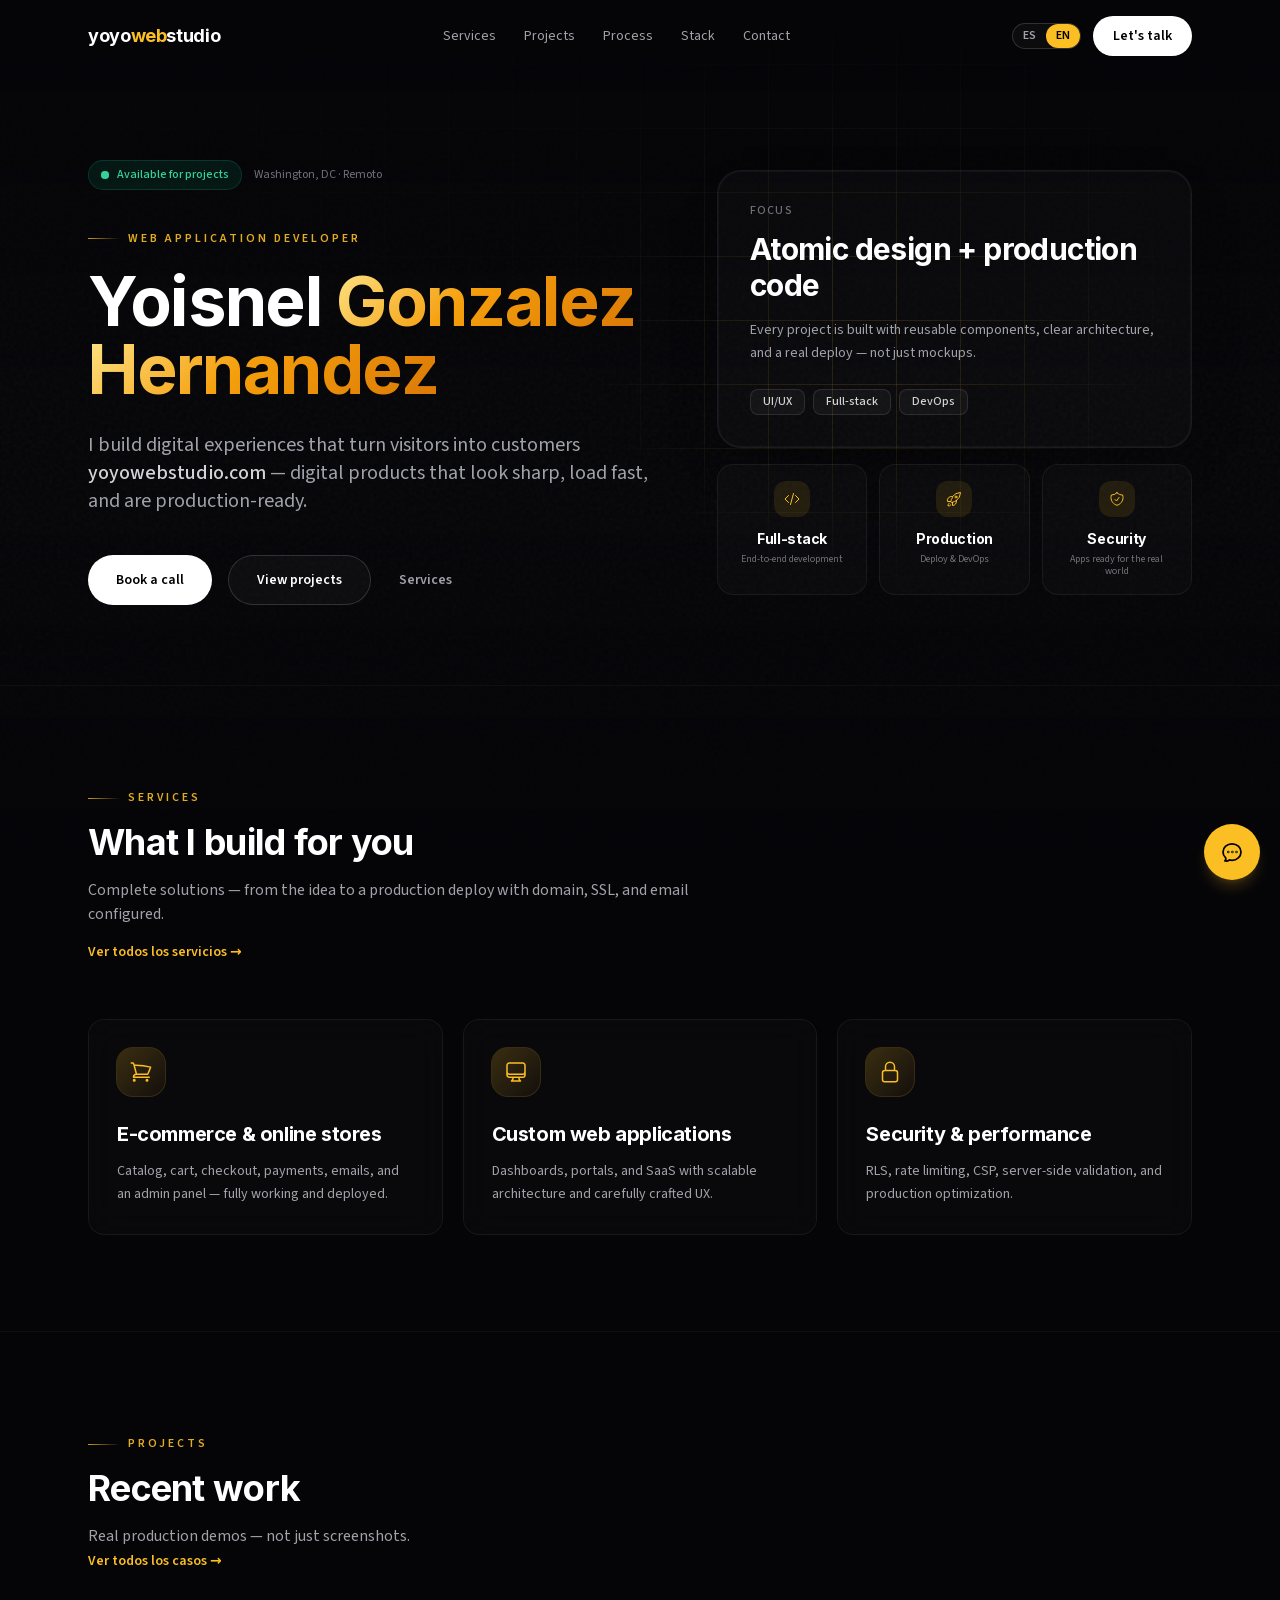
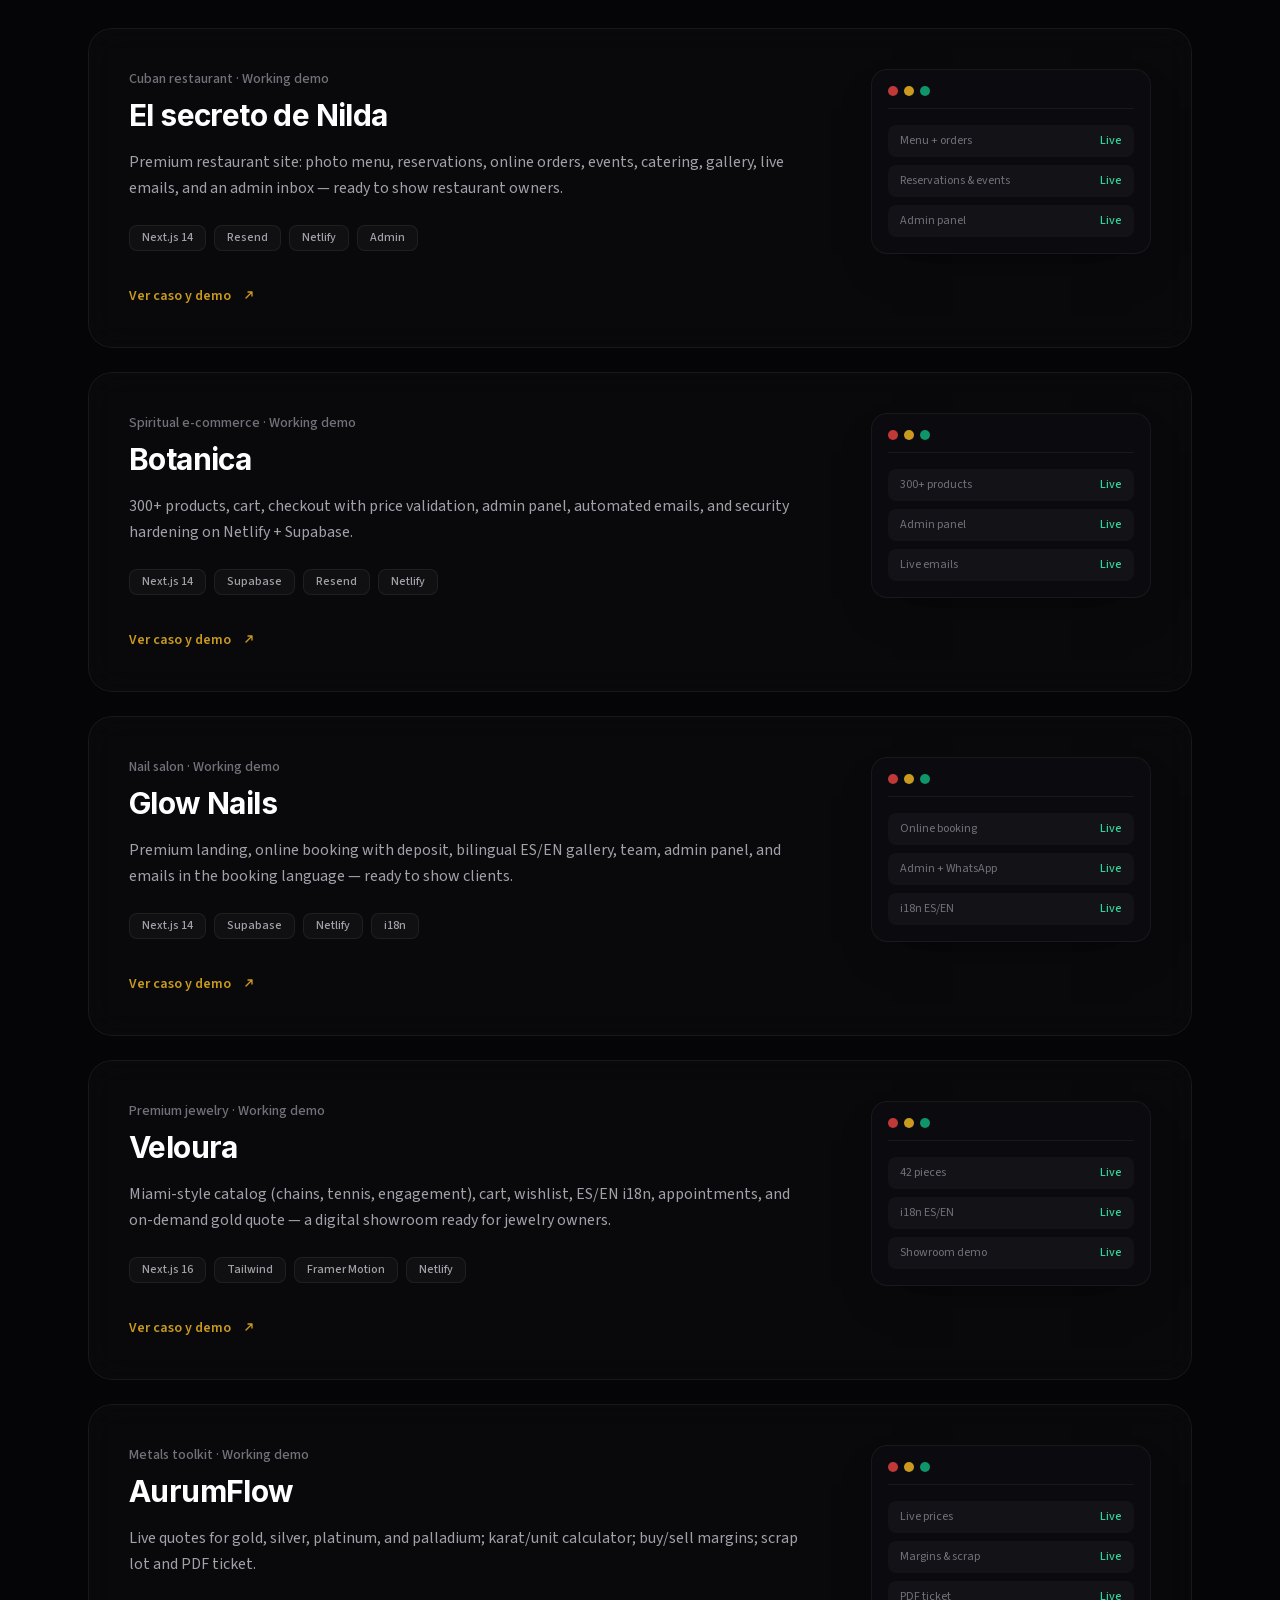
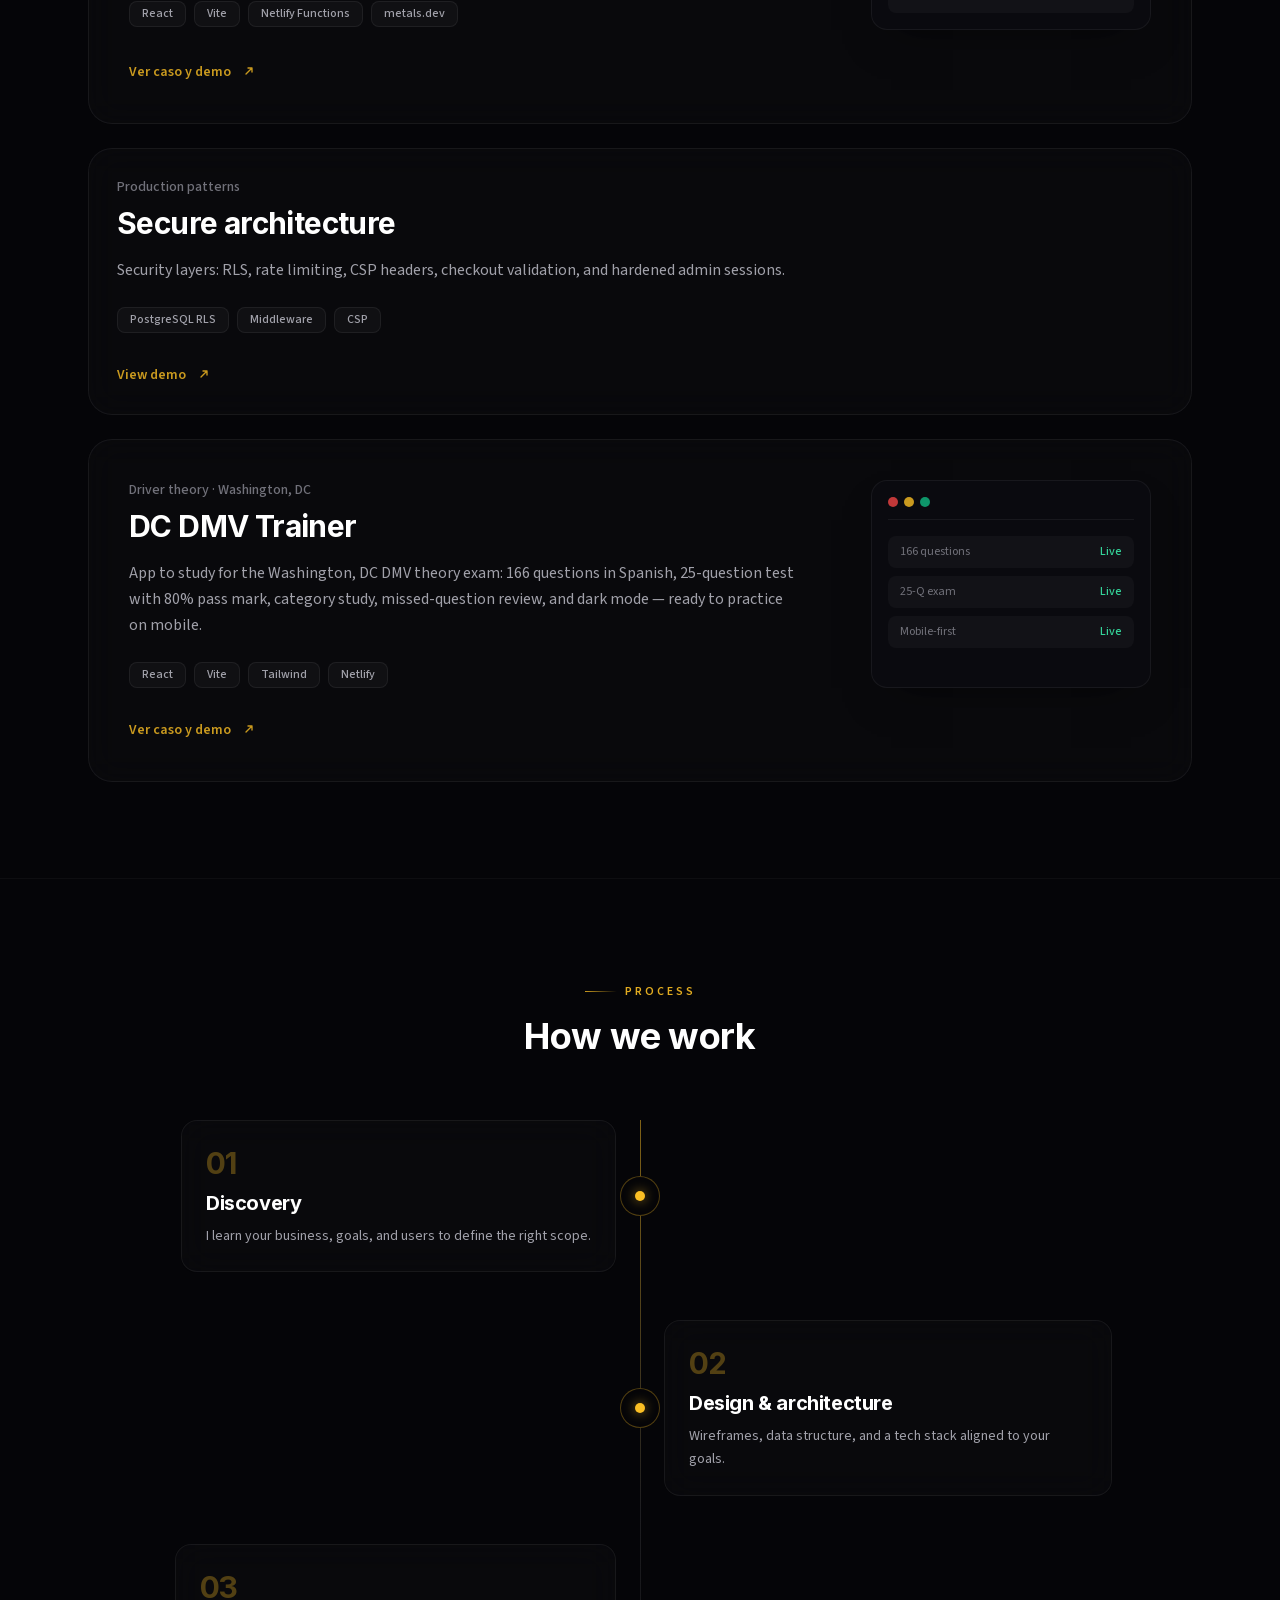
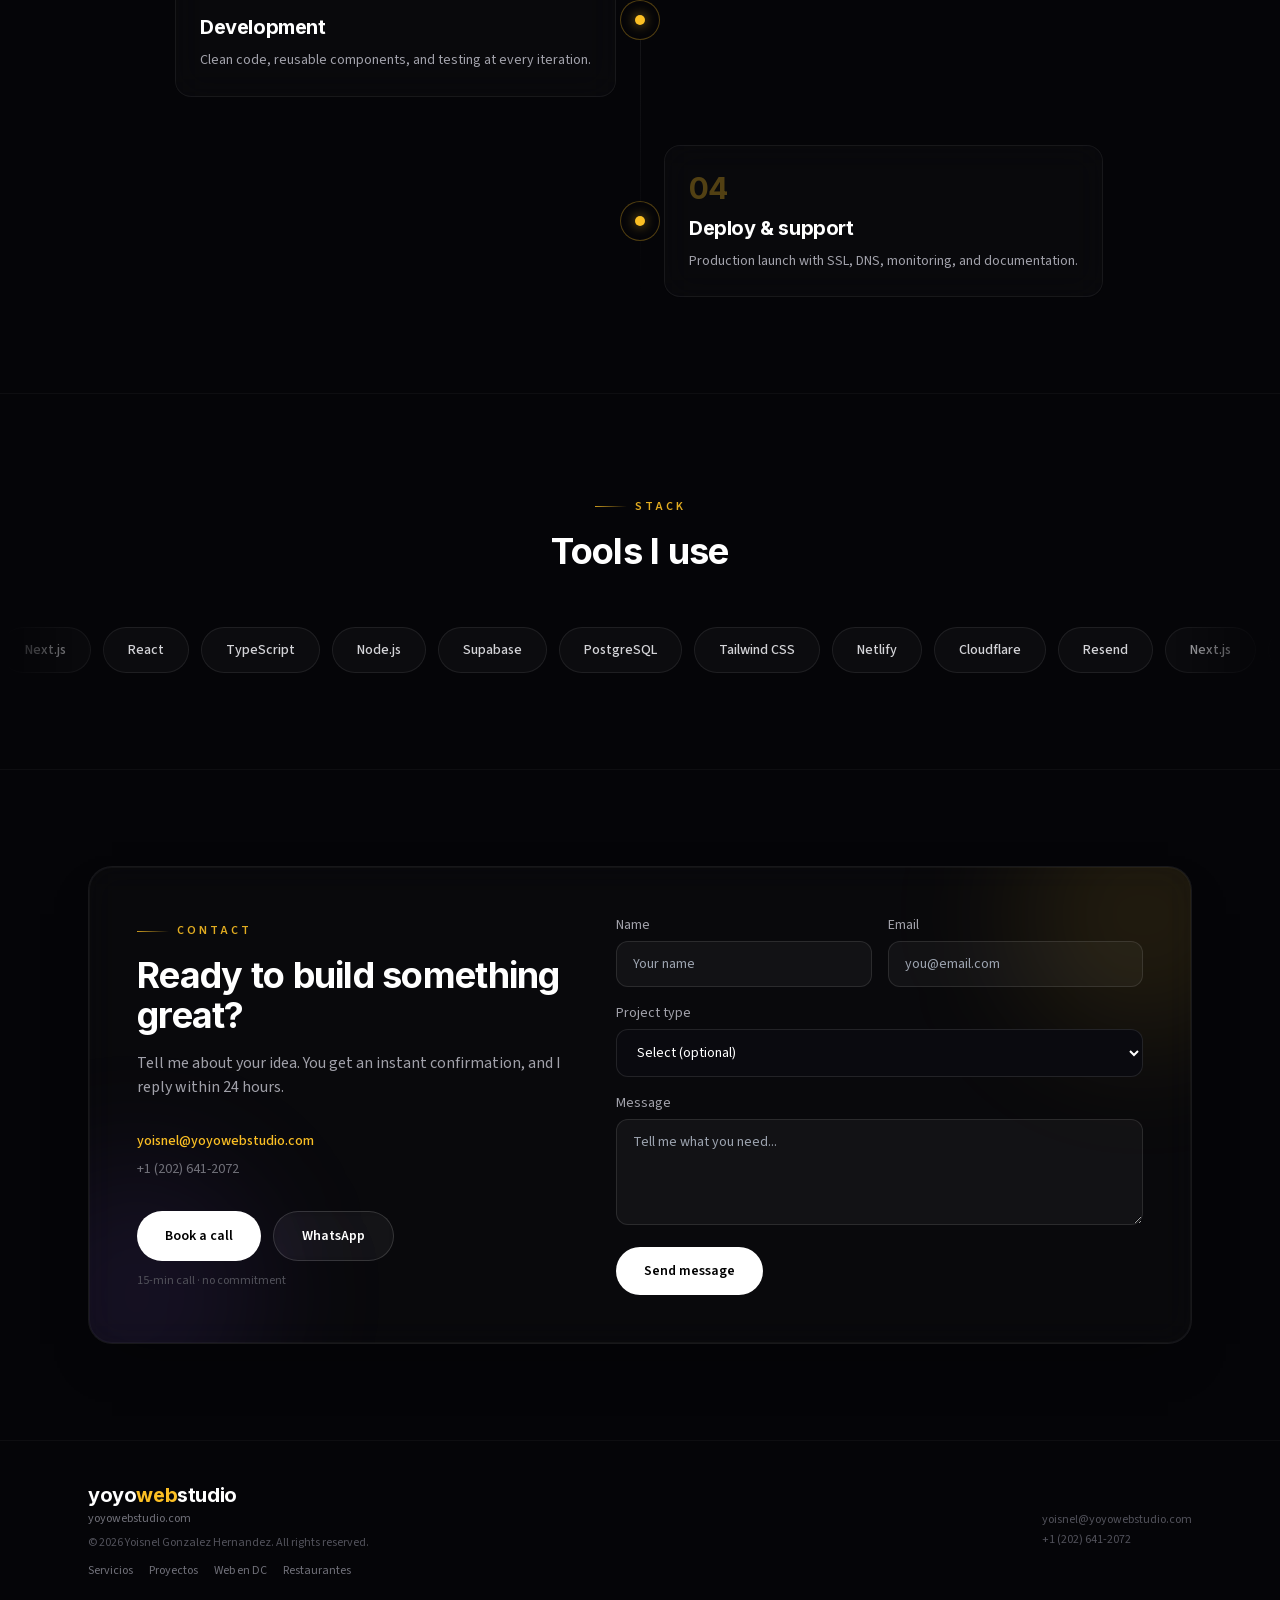
<file: index.html>
<!DOCTYPE html><html lang="es"><head><meta charSet="utf-8"/><meta name="viewport" content="width=device-width, initial-scale=1"/><link rel="preload" href="/_next/static/media/692df4da22e71021-s.p.woff2" as="font" crossorigin="" type="font/woff2"/><link rel="preload" href="/_next/static/media/e4af272ccee01ff0-s.p.woff2" as="font" crossorigin="" type="font/woff2"/><link rel="preload" href="/_next/static/media/eaead17c7dbfcd5d-s.p.woff2" as="font" crossorigin="" type="font/woff2"/><link rel="stylesheet" href="/_next/static/css/ba5c1ccfebffc015.css" data-precedence="next"/><link rel="preload" as="script" fetchPriority="low" href="/_next/static/chunks/webpack-9914fdfd9155aedd.js"/><script src="/_next/static/chunks/618f8807-5a4020d6ae8563a5.js" async=""></script><script src="/_next/static/chunks/364-49974647ede3a597.js" async=""></script><script src="/_next/static/chunks/main-app-acb78d8b7ebc2417.js" async=""></script><script src="/_next/static/chunks/485-90cb189bb2b925c7.js" async=""></script><script src="/_next/static/chunks/app/(studio)/page-2da60c80f142fb66.js" async=""></script><script src="/_next/static/chunks/app/layout-c6918228c727d37f.js" async=""></script><link rel="preload" href="https://static.cloudflareinsights.com/beacon.min.js" as="script"/><title>YoYo Web Studio | Desarrollo web en Washington, DC</title><meta name="description" content="Desarrollo web, e-commerce y apps a medida en Washington, DC. Sitios para restaurantes, tiendas online y demos en producción. Next.js, Netlify y entrega lista para clientes."/><link rel="author" href="https://yoyowebstudio.com"/><meta name="author" content="Yoisnel Gonzalez Hernandez"/><meta name="keywords" content="desarrollador web Washington DC,diseño web Washington DC,página web para restaurante,e-commerce Next.js,YoYo Web Studio,Yoisnel Gonzalez Hernandez,crear sitio web DC,agencia web remota"/><meta name="creator" content="Yoisnel Gonzalez Hernandez"/><meta name="publisher" content="YoYo Web Studio"/><meta name="robots" content="index, follow"/><meta name="googlebot" content="index, follow, max-video-preview:-1, max-image-preview:large, max-snippet:-1"/><meta name="category" content="technology"/><link rel="canonical" href="https://yoyowebstudio.com"/><meta property="og:title" content="YoYo Web Studio | Desarrollo web en Washington, DC"/><meta property="og:description" content="Desarrollo web, e-commerce y apps a medida en Washington, DC. Sitios para restaurantes, tiendas online y demos en producción. Next.js, Netlify y entrega lista para clientes."/><meta property="og:url" content="https://yoyowebstudio.com"/><meta property="og:site_name" content="YoYo Web Studio"/><meta property="og:locale" content="es_US"/><meta property="og:image:alt" content="YoYo Web Studio — desarrollo web Washington, DC"/><meta property="og:image:type" content="image/png"/><meta property="og:image" content="https://yoyowebstudio.com/opengraph-image?086e227130b08089"/><meta property="og:image:width" content="1200"/><meta property="og:image:height" content="630"/><meta property="og:type" content="website"/><meta name="twitter:card" content="summary_large_image"/><meta name="twitter:title" content="YoYo Web Studio | Desarrollo web en Washington, DC"/><meta name="twitter:description" content="Desarrollo web, e-commerce y apps a medida en Washington, DC. Sitios para restaurantes, tiendas online y demos en producción. Next.js, Netlify y entrega lista para clientes."/><meta name="twitter:image:alt" content="YoYo Web Studio — desarrollo web Washington, DC"/><meta name="twitter:image:type" content="image/png"/><meta name="twitter:image" content="https://yoyowebstudio.com/opengraph-image?086e227130b08089"/><meta name="twitter:image:width" content="1200"/><meta name="twitter:image:height" content="630"/><link rel="icon" href="/studio-icon.png" type="image/png"/><link rel="apple-touch-icon" href="/apple-touch-icon.png"/><meta name="next-size-adjust"/><script src="/_next/static/chunks/polyfills-42372ed130431b0a.js" noModule=""></script></head><body class="__variable_63c8e8 __variable_bea9d5 __variable_d8ebd1 flex min-h-screen flex-col antialiased"><main class="flex-1"><div class="studio-theme min-h-screen overflow-x-hidden bg-[#050508] text-zinc-100 selection:bg-amber-400/30 selection:text-white"><script type="application/ld+json">{"@context":"https://schema.org","@graph":[{"@type":"WebSite","@id":"https://yoyowebstudio.com/#website","url":"https://yoyowebstudio.com","name":"YoYo Web Studio","description":"Desarrollo web, e-commerce y apps a medida en Washington, DC. Sitios para restaurantes, tiendas online y demos en producción. Next.js, Netlify y entrega lista para clientes.","publisher":{"@id":"https://yoyowebstudio.com/#organization"},"inLanguage":["es","en"]},{"@type":"Organization","@id":"https://yoyowebstudio.com/#organization","name":"YoYo Web Studio","url":"https://yoyowebstudio.com","email":"yoisnel@yoyowebstudio.com","telephone":"+1 (202) 641-2072","logo":"https://yoyowebstudio.com/studio-icon.png","sameAs":["https://yoyowebstudio.com"],"address":{"@type":"PostalAddress","addressLocality":"Washington","addressRegion":"DC","addressCountry":"US"}},{"@type":"Person","@id":"https://yoyowebstudio.com/#person","name":"Yoisnel Gonzalez Hernandez","jobTitle":"Desarrollador de Aplicaciones Web","url":"https://yoyowebstudio.com","email":"yoisnel@yoyowebstudio.com","telephone":"+1 (202) 641-2072","worksFor":{"@id":"https://yoyowebstudio.com/#organization"},"address":{"@type":"PostalAddress","addressLocality":"Washington","addressRegion":"DC","addressCountry":"US"}},{"@type":"ProfessionalService","@id":"https://yoyowebstudio.com/#service","name":"YoYo Web Studio","image":"https://yoyowebstudio.com/opengraph-image","url":"https://yoyowebstudio.com","telephone":"+1 (202) 641-2072","email":"yoisnel@yoyowebstudio.com","priceRange":"$$","areaServed":[{"@type":"City","name":"Washington"},{"@type":"AdministrativeArea","name":"District of Columbia"},{"@type":"Country","name":"United States"}],"address":{"@type":"PostalAddress","addressLocality":"Washington","addressRegion":"DC","addressCountry":"US"},"hasOfferCatalog":{"@type":"OfferCatalog","name":"Servicios web","itemListElement":[{"@type":"Offer","itemOffered":{"@type":"Service","name":"Diseño y desarrollo web en Washington, DC","url":"https://yoyowebstudio.com/servicios/diseno-web-washington-dc","description":"Diseño y desarrollo web en Washington, DC: landings, sitios corporativos y experiencias premium con Next.js, dominio, SSL y emails."}},{"@type":"Offer","itemOffered":{"@type":"Service","name":"Tiendas online y e-commerce","url":"https://yoyowebstudio.com/servicios/tiendas-online-ecommerce","description":"Creación de tiendas online con Next.js: catálogo, carrito, checkout, panel admin, emails y seguridad. Demo viva: Botanica."}},{"@type":"Offer","itemOffered":{"@type":"Service","name":"Sitios web para restaurantes","url":"https://yoyowebstudio.com/servicios/sitios-para-restaurantes","description":"Páginas web para restaurantes: menú con fotos, reservas, pedidos online, eventos, catering y alertas al dueño. Demo: El secreto de Nilda."}},{"@type":"Offer","itemOffered":{"@type":"Service","name":"Apps web y dashboards a medida","url":"https://yoyowebstudio.com/servicios/apps-web-a-medida","description":"Apps web a medida, dashboards y utilidades (cotizadores, quizzes, paneles). Ejemplos: AurumFlow y DC DMV Trainer."}}]}},{"@type":"CreativeWork","name":"El secreto de Nilda","description":"Caso: sitio premium para restaurante con menú, reservas, pedidos, eventos, catering y panel admin en vivo.","url":"https://yoyowebstudio.com/proyectos/el-secreto-de-nilda","creator":{"@id":"https://yoyowebstudio.com/#person"}},{"@type":"CreativeWork","name":"Botanica","description":"Caso: tienda online con 300+ productos, carrito, checkout, Supabase, emails y panel admin.","url":"https://yoyowebstudio.com/proyectos/botanica","creator":{"@id":"https://yoyowebstudio.com/#person"}},{"@type":"CreativeWork","name":"Glow Nails","description":"Caso: landing de salón con reservas, i18n ES/EN, panel admin y WhatsApp.","url":"https://yoyowebstudio.com/proyectos/glow-nails","creator":{"@id":"https://yoyowebstudio.com/#person"}},{"@type":"CreativeWork","name":"Veloura","description":"Caso: showroom digital de joyería con catálogo, wishlist e i18n.","url":"https://yoyowebstudio.com/proyectos/veloura","creator":{"@id":"https://yoyowebstudio.com/#person"}},{"@type":"CreativeWork","name":"AurumFlow","description":"Caso: app de cotización de metales precios en vivo, márgenes y ticket PDF.","url":"https://yoyowebstudio.com/proyectos/aurumflow","creator":{"@id":"https://yoyowebstudio.com/#person"}},{"@type":"CreativeWork","name":"DC DMV Trainer","description":"Caso: app para estudiar el examen teórico del DMV de Washington, DC en español.","url":"https://yoyowebstudio.com/proyectos/dc-dmv-trainer","creator":{"@id":"https://yoyowebstudio.com/#person"}}]}</script><noscript><style>.studio-theme [data-reveal]{opacity:1!important;transform:none!important}</style></noscript><section class="sr-only" aria-label="Resumen SEO YoYo Web Studio"><h1>YoYo Web Studio | Desarrollo web en Washington, DC</h1><p>Desarrollo web, e-commerce y apps a medida en Washington, DC. Sitios para restaurantes, tiendas online y demos en producción. Next.js, Netlify y entrega lista para clientes.</p><p>Yoisnel Gonzalez Hernandez<!-- --> — <!-- -->Desarrollador de Aplicaciones Web<!-- -->. <!-- -->Washington, DC · Remoto<!-- -->. Contacto: <!-- -->yoisnel@yoyowebstudio.com<!-- -->, <!-- -->+1 (202) 641-2072<!-- -->.</p><h2>Servicios</h2><ul><li><a href="/servicios/diseno-web-washington-dc">Diseño y desarrollo web en Washington, DC</a> — <!-- -->Diseño y desarrollo web en Washington, DC: landings, sitios corporativos y experiencias premium con Next.js, dominio, SSL y emails.</li><li><a href="/servicios/tiendas-online-ecommerce">Tiendas online y e-commerce</a> — <!-- -->Creación de tiendas online con Next.js: catálogo, carrito, checkout, panel admin, emails y seguridad. Demo viva: Botanica.</li><li><a href="/servicios/sitios-para-restaurantes">Sitios web para restaurantes</a> — <!-- -->Páginas web para restaurantes: menú con fotos, reservas, pedidos online, eventos, catering y alertas al dueño. Demo: El secreto de Nilda.</li><li><a href="/servicios/apps-web-a-medida">Apps web y dashboards a medida</a> — <!-- -->Apps web a medida, dashboards y utilidades (cotizadores, quizzes, paneles). Ejemplos: AurumFlow y DC DMV Trainer.</li></ul><h2>Proyectos y demos</h2><ul><li><a href="/proyectos/el-secreto-de-nilda">El secreto de Nilda</a> — <!-- -->Caso: sitio premium para restaurante con menú, reservas, pedidos, eventos, catering y panel admin en vivo.</li><li><a href="/proyectos/botanica">Botanica</a> — <!-- -->Caso: tienda online con 300+ productos, carrito, checkout, Supabase, emails y panel admin.</li><li><a href="/proyectos/glow-nails">Glow Nails</a> — <!-- -->Caso: landing de salón con reservas, i18n ES/EN, panel admin y WhatsApp.</li><li><a href="/proyectos/veloura">Veloura</a> — <!-- -->Caso: showroom digital de joyería con catálogo, wishlist e i18n.</li><li><a href="/proyectos/aurumflow">AurumFlow</a> — <!-- -->Caso: app de cotización de metales precios en vivo, márgenes y ticket PDF.</li><li><a href="/proyectos/dc-dmv-trainer">DC DMV Trainer</a> — <!-- -->Caso: app para estudiar el examen teórico del DMV de Washington, DC en español.</li></ul></section><div class="pointer-events-none fixed inset-0 z-0 overflow-hidden" aria-hidden="true" style="--spot-x:68%;--spot-y:32%"><div class="studio-grid absolute inset-0"></div><div class="studio-spotlight-grid"></div><div class="studio-noise absolute inset-0 opacity-[0.35]"></div><div class="absolute inset-0 bg-gradient-to-b from-[#050508] via-transparent to-[#050508]"></div></div><header class="fixed inset-x-0 top-0 z-50 transition-all duration-500 bg-transparent"><div class="mx-auto flex max-w-6xl items-center justify-between px-6 py-4"><a href="#" class="group" aria-label="YoYo Web Studio"><span class="font-display font-bold tracking-tight text-lg"><span class="text-white">yoyo</span><span class="text-amber-400">web</span><span class="text-white">studio</span></span></a><nav class="hidden items-center gap-1 md:flex"><a href="#servicios" class="rounded-lg px-3 py-2 text-sm text-zinc-400 transition-colors hover:bg-white/5 hover:text-white">Servicios</a><a href="#proyectos" class="rounded-lg px-3 py-2 text-sm text-zinc-400 transition-colors hover:bg-white/5 hover:text-white">Proyectos</a><a href="#proceso" class="rounded-lg px-3 py-2 text-sm text-zinc-400 transition-colors hover:bg-white/5 hover:text-white">Proceso</a><a href="#stack" class="rounded-lg px-3 py-2 text-sm text-zinc-400 transition-colors hover:bg-white/5 hover:text-white">Stack</a><a href="#contacto" class="rounded-lg px-3 py-2 text-sm text-zinc-400 transition-colors hover:bg-white/5 hover:text-white">Contacto</a></nav><div class="flex items-center gap-3"><div class="inline-flex items-center rounded-full border border-white/15 bg-white/[0.03] p-0.5 text-xs font-semibold " role="group" aria-label="Idioma"><button type="button" class="rounded-full bg-amber-400 px-2.5 py-1 text-black" aria-pressed="true">ES</button><button type="button" class="rounded-full px-2.5 py-1 text-zinc-400 transition hover:text-white" aria-pressed="false">EN</button></div><a href="https://wa.me/12026412072" target="_blank" rel="noopener noreferrer" class="studio-btn inline-flex items-center justify-center gap-2 rounded-full px-7 py-3.5 text-sm font-semibold transition-all duration-300 bg-white text-black hover:bg-amber-400 hover:shadow-[0_0_40px_-8px_rgba(251,191,36,0.6)] !px-5 !py-2.5 text-xs md:text-sm">Hablemos</a></div></div></header><section class="relative z-10 mx-auto max-w-6xl px-6 pb-20 pt-32 md:pt-40"><div class="grid items-center gap-12 lg:grid-cols-[1.1fr_0.9fr]"><div><div class="animate-fade-in-up flex flex-wrap items-center gap-3"><span class="studio-status inline-flex items-center gap-2 rounded-full border border-emerald-500/20 bg-emerald-500/10 px-3 py-1.5 text-xs font-medium text-emerald-400"><span class="relative flex h-2 w-2"><span class="absolute inline-flex h-full w-full animate-ping rounded-full bg-emerald-400 opacity-60"></span><span class="relative inline-flex h-2 w-2 rounded-full bg-emerald-400"></span></span>Disponible para proyectos</span><span class="text-xs text-zinc-500">Washington, DC · Remoto</span></div><div class="mt-8 animate-fade-in-up [animation-delay:80ms]"><p class="inline-flex items-center gap-2 text-xs font-semibold uppercase tracking-[0.25em] text-amber-400/90"><span class="h-px w-8 bg-gradient-to-r from-amber-400/80 to-transparent"></span>Desarrollador de Aplicaciones Web</p></div><h1 class="mt-5 animate-fade-in-up font-display text-[2.75rem] font-bold leading-[1.05] tracking-tight text-white sm:text-6xl lg:text-[4.25rem] [animation-delay:120ms]"><span class="block sm:inline">Yoisnel<!-- --> </span><span class="studio-gradient-text block sm:inline">Gonzalez<!-- --> </span><span class="studio-gradient-text block sm:inline">Hernandez<!-- --> </span></h1><p class="mt-7 max-w-xl animate-fade-in-up text-lg leading-relaxed text-zinc-400 md:text-xl [animation-delay:200ms]">Construyo experiencias digitales que convierten visitantes en clientes<!-- --> <span class="font-medium text-zinc-300">yoyowebstudio.com</span> <!-- -->— productos digitales que se ven increíbles, cargan rápido y quedan listos para producción.</p><div class="mt-10 flex flex-wrap gap-4 animate-fade-in-up [animation-delay:280ms]"><a href="https://wa.me/12026412072?text=Hola%20Yoisnel%2C%20quiero%20agendar%20una%20llamada%20de%2015%20minutos%20para%20hablar%20de%20un%20proyecto." target="_blank" rel="noopener noreferrer" class="studio-btn inline-flex items-center justify-center gap-2 rounded-full px-7 py-3.5 text-sm font-semibold transition-all duration-300 bg-white text-black hover:bg-amber-400 hover:shadow-[0_0_40px_-8px_rgba(251,191,36,0.6)] ">Agendar llamada</a><a class="studio-btn inline-flex items-center justify-center gap-2 rounded-full px-7 py-3.5 text-sm font-semibold transition-all duration-300 border border-white/15 bg-white/[0.03] text-white backdrop-blur-sm hover:border-amber-400/40 hover:bg-white/[0.06] " href="#proyectos">Ver proyectos</a><a class="studio-btn inline-flex items-center justify-center gap-2 rounded-full px-7 py-3.5 text-sm font-semibold transition-all duration-300 text-zinc-400 hover:text-white !px-3" href="#servicios">Servicios</a></div></div><div class="studio-bento animate-fade-in-up [animation-delay:350ms]"><div class="studio-card studio-card-glow rounded-3xl p-6 md:p-8"><p class="text-xs font-medium uppercase tracking-widest text-zinc-500">Enfoque</p><p class="mt-3 font-display text-2xl font-bold leading-snug text-white md:text-3xl">Diseño atómico + código de producción</p><p class="mt-4 text-sm leading-relaxed text-zinc-400">Cada proyecto se construye con componentes reutilizables, arquitectura clara y despliegue real — no solo mockups.</p><div class="mt-6 flex flex-wrap gap-2"><span class="rounded-lg border border-white/10 bg-white/[0.04] px-3 py-1 text-xs font-medium text-zinc-300">UI/UX</span><span class="rounded-lg border border-white/10 bg-white/[0.04] px-3 py-1 text-xs font-medium text-zinc-300">Full-stack</span><span class="rounded-lg border border-white/10 bg-white/[0.04] px-3 py-1 text-xs font-medium text-zinc-300">DevOps</span></div></div><div class="mt-4 grid grid-cols-3 gap-3"><div class="studio-card rounded-2xl p-4 text-center"><div class="mx-auto flex h-9 w-9 items-center justify-center rounded-xl bg-amber-400/10 text-amber-400"><svg class="h-4 w-4" fill="none" viewBox="0 0 24 24" stroke="currentColor" stroke-width="1.5"><path stroke-linecap="round" stroke-linejoin="round" d="M17.25 6.75 22.5 12l-5.25 5.25m-10.5 0L1.5 12l5.25-5.25m7.5-3-4.5 16.5"></path></svg></div><p class="mt-3 font-display text-sm font-bold text-white">Full-stack</p><p class="mt-1 text-[10px] leading-tight text-zinc-500">Desarrollo end-to-end</p></div><div class="studio-card rounded-2xl p-4 text-center"><div class="mx-auto flex h-9 w-9 items-center justify-center rounded-xl bg-amber-400/10 text-amber-400"><svg class="h-4 w-4" fill="none" viewBox="0 0 24 24" stroke="currentColor" stroke-width="1.5"><path stroke-linecap="round" stroke-linejoin="round" d="M15.59 14.37a6 6 0 0 1-5.84 7.38v-4.8m5.84-2.58a14.98 14.98 0 0 0 6.16-12.12A14.98 14.98 0 0 0 9.631 8.41m5.96 5.96a14.926 14.926 0 0 1-5.841 2.58m-.119-8.54a6 6 0 0 0-7.381 7.37h4.8m2.581-5.84a14.927 14.927 0 0 0-2.58 5.84m2.699 2.7c-.103.021-.207.041-.311.06a15.09 15.09 0 0 1-2.448-2.448 14.9 14.9 0 0 1 .06-.312m-2.24 2.39a4.493 4.493 0 0 0-1.757 4.306 4.493 4.493 0 0 0 4.306-1.758M16.5 9a1.5 1.5 0 1 1-3 0 1.5 1.5 0 0 1 3 0Z"></path></svg></div><p class="mt-3 font-display text-sm font-bold text-white">Producción</p><p class="mt-1 text-[10px] leading-tight text-zinc-500">Deploy &amp; DevOps</p></div><div class="studio-card rounded-2xl p-4 text-center"><div class="mx-auto flex h-9 w-9 items-center justify-center rounded-xl bg-amber-400/10 text-amber-400"><svg class="h-4 w-4" fill="none" viewBox="0 0 24 24" stroke="currentColor" stroke-width="1.5"><path stroke-linecap="round" stroke-linejoin="round" d="M9 12.75 11.25 15 15 9.75m-3-7.036A11.959 11.959 0 0 1 3.598 6 11.99 11.99 0 0 0 3 9.749c0 5.592 3.824 10.29 9 11.623 5.176-1.332 9-6.03 9-11.622 0-1.31-.21-2.571-.598-3.751h-.152c-3.196 0-6.1-1.248-8.25-3.285Z"></path></svg></div><p class="mt-3 font-display text-sm font-bold text-white">Seguridad</p><p class="mt-1 text-[10px] leading-tight text-zinc-500">Apps listas para el mundo real</p></div></div></div></div></section><section id="servicios" class="relative z-10 border-t border-white/[0.04] py-24"><div class="mx-auto max-w-6xl px-6"><div id="servicios-header" data-reveal="true" class="max-w-2xl transition-all duration-700 translate-y-0 opacity-100"><p class="inline-flex items-center gap-2 text-xs font-semibold uppercase tracking-[0.25em] text-amber-400/90"><span class="h-px w-8 bg-gradient-to-r from-amber-400/80 to-transparent"></span>Servicios</p><h2 class="mt-4 font-display text-3xl font-bold text-white md:text-4xl">Lo que construyo para ti</h2><p class="mt-4 text-zinc-400">Soluciones completas — desde la idea hasta el deploy en producción con dominio, SSL y emails configurados.</p><a href="/servicios" class="mt-4 inline-block text-sm font-semibold text-amber-400 transition hover:text-amber-300">Ver todos los servicios →</a></div><div class="mt-14 grid gap-5 md:grid-cols-3"><article id="service-0" data-reveal="true" class="studio-card studio-card-hover group rounded-2xl p-7 transition-all duration-700 translate-y-0 opacity-100" style="transition-delay:0ms"><div class="flex h-12 w-12 items-center justify-center rounded-2xl bg-gradient-to-br from-amber-400/20 to-amber-600/5 text-amber-400 ring-1 ring-amber-400/20 transition-all group-hover:scale-110 group-hover:ring-amber-400/40"><svg class="h-6 w-6" fill="none" viewBox="0 0 24 24" stroke="currentColor" stroke-width="1.5"><path stroke-linecap="round" stroke-linejoin="round" d="M2.25 3h1.386c.51 0 .955.343 1.087.835l.383 1.437M7.5 14.25a3 3 0 0 0-3 3h15.75m-12.75-3h11.218c1.121-2.3 2.1-4.684 2.924-7.138a60.114 60.114 0 0 0-16.536-1.84M7.5 14.25 5.106 5.272M6 20.25a.75.75 0 1 1-1.5 0 .75.75 0 0 1 1.5 0Zm12.75 0a.75.75 0 1 1-1.5 0 .75.75 0 0 1 1.5 0Z"></path></svg></div><h3 class="mt-6 font-display text-xl font-bold text-white">E-commerce &amp; tiendas online</h3><p class="mt-3 text-sm leading-relaxed text-zinc-400">Catálogo, carrito, checkout, pagos, emails y panel admin — todo funcional y desplegado.</p></article><article id="service-1" data-reveal="true" class="studio-card studio-card-hover group rounded-2xl p-7 transition-all duration-700 translate-y-0 opacity-100" style="transition-delay:80ms"><div class="flex h-12 w-12 items-center justify-center rounded-2xl bg-gradient-to-br from-amber-400/20 to-amber-600/5 text-amber-400 ring-1 ring-amber-400/20 transition-all group-hover:scale-110 group-hover:ring-amber-400/40"><svg class="h-6 w-6" fill="none" viewBox="0 0 24 24" stroke="currentColor" stroke-width="1.5"><path stroke-linecap="round" stroke-linejoin="round" d="M9 17.25v1.007a3 3 0 0 1-.879 2.122L7.5 21h9l-.621-.621A3 3 0 0 1 15 18.257V17.25m6-12V15a2.25 2.25 0 0 1-2.25 2.25H5.25A2.25 2.25 0 0 1 3 15V5.25m18 0A2.25 2.25 0 0 0 18.75 3H5.25A2.25 2.25 0 0 0 3 5.25m18 0V12a2.25 2.25 0 0 1-2.25 2.25H5.25A2.25 2.25 0 0 1 3 12V5.25"></path></svg></div><h3 class="mt-6 font-display text-xl font-bold text-white">Aplicaciones web a medida</h3><p class="mt-3 text-sm leading-relaxed text-zinc-400">Dashboards, portales y SaaS con arquitectura escalable y UX cuidada al detalle.</p></article><article id="service-2" data-reveal="true" class="studio-card studio-card-hover group rounded-2xl p-7 transition-all duration-700 translate-y-0 opacity-100" style="transition-delay:160ms"><div class="flex h-12 w-12 items-center justify-center rounded-2xl bg-gradient-to-br from-amber-400/20 to-amber-600/5 text-amber-400 ring-1 ring-amber-400/20 transition-all group-hover:scale-110 group-hover:ring-amber-400/40"><svg class="h-6 w-6" fill="none" viewBox="0 0 24 24" stroke="currentColor" stroke-width="1.5"><path stroke-linecap="round" stroke-linejoin="round" d="M16.5 10.5V6.75a4.5 4.5 0 1 0-9 0v3.75m-.75 11.25h10.5a2.25 2.25 0 0 0 2.25-2.25v-6.75a2.25 2.25 0 0 0-2.25-2.25H6.75a2.25 2.25 0 0 0-2.25 2.25v6.75a2.25 2.25 0 0 0 2.25 2.25Z"></path></svg></div><h3 class="mt-6 font-display text-xl font-bold text-white">Seguridad &amp; rendimiento</h3><p class="mt-3 text-sm leading-relaxed text-zinc-400">RLS, rate limiting, CSP, validación server-side y optimización para producción.</p></article></div></div></section><section id="proyectos" class="relative z-10 border-t border-white/[0.04] py-24"><div class="mx-auto max-w-6xl px-6"><div id="proyectos-header" data-reveal="true" class="flex flex-col justify-between gap-6 md:flex-row md:items-end transition-all duration-700 translate-y-0 opacity-100"><div class="max-w-2xl"><p class="inline-flex items-center gap-2 text-xs font-semibold uppercase tracking-[0.25em] text-amber-400/90"><span class="h-px w-8 bg-gradient-to-r from-amber-400/80 to-transparent"></span>Proyectos</p><h2 class="mt-4 font-display text-3xl font-bold text-white md:text-4xl">Trabajo reciente</h2><p class="mt-4 text-zinc-400">Demos reales en producción — no solo capturas.</p><a href="/proyectos" class="mt-4 inline-block text-sm font-semibold text-amber-400 transition hover:text-amber-300 md:mt-0">Ver todos los casos →</a></div></div><div class="mt-14 space-y-6"><a id="project-0" data-reveal="true" href="/proyectos/el-secreto-de-nilda" class="studio-card studio-card-hover group relative block overflow-hidden rounded-3xl transition-all duration-700 translate-y-0 opacity-100 p-8 md:p-10"><div class="studio-card-shine pointer-events-none absolute inset-0 opacity-0 transition-opacity duration-500 group-hover:opacity-100"></div><div class="grid gap-8 lg:grid-cols-[1fr_280px]"><div><p class="text-sm font-medium text-zinc-500">Restaurante cubano · Demo funcional</p><h3 class="mt-2 font-display text-2xl font-bold text-white transition-colors group-hover:text-amber-400 md:text-3xl">El secreto de Nilda</h3><p class="mt-4 max-w-2xl leading-relaxed text-zinc-400">Sitio premium para restaurantes: menú con fotos, reservas, pedidos online, eventos, catering, galería, emails reales y panel admin para gestionar la bandeja — listo para mostrar a dueños de locales.</p><div class="mt-6 flex flex-wrap gap-2"><span class="rounded-lg border border-white/[0.06] bg-white/[0.03] px-3 py-1 text-xs font-medium text-zinc-400">Next.js 14</span><span class="rounded-lg border border-white/[0.06] bg-white/[0.03] px-3 py-1 text-xs font-medium text-zinc-400">Resend</span><span class="rounded-lg border border-white/[0.06] bg-white/[0.03] px-3 py-1 text-xs font-medium text-zinc-400">Netlify</span><span class="rounded-lg border border-white/[0.06] bg-white/[0.03] px-3 py-1 text-xs font-medium text-zinc-400">Admin</span></div></div><div class="studio-preview rounded-2xl border border-white/[0.06] bg-[#0a0a0f] p-4"><div class="flex items-center gap-1.5 border-b border-white/[0.06] pb-3"><span class="h-2.5 w-2.5 rounded-full bg-red-500/80"></span><span class="h-2.5 w-2.5 rounded-full bg-amber-400/80"></span><span class="h-2.5 w-2.5 rounded-full bg-emerald-500/80"></span></div><div class="mt-4 space-y-2"><div class="flex items-center justify-between rounded-lg bg-white/[0.03] px-3 py-2 text-xs"><span class="text-zinc-500">Menú + pedidos</span><span class="font-medium text-emerald-400">Live</span></div><div class="flex items-center justify-between rounded-lg bg-white/[0.03] px-3 py-2 text-xs"><span class="text-zinc-500">Reservas &amp; eventos</span><span class="font-medium text-emerald-400">Live</span></div><div class="flex items-center justify-between rounded-lg bg-white/[0.03] px-3 py-2 text-xs"><span class="text-zinc-500">Panel admin</span><span class="font-medium text-emerald-400">Live</span></div></div></div></div><p class="mt-8 inline-flex items-center gap-2 text-sm font-semibold text-amber-400 opacity-80 transition-all group-hover:gap-3 group-hover:opacity-100">Ver caso y demo<svg class="h-4 w-4" fill="none" viewBox="0 0 24 24" stroke="currentColor" stroke-width="2"><path stroke-linecap="round" stroke-linejoin="round" d="M13.5 6H19.5M19.5 6V12M19.5 6L10.5 15"></path></svg></p></a><a id="project-1" data-reveal="true" href="/proyectos/botanica" class="studio-card studio-card-hover group relative block overflow-hidden rounded-3xl transition-all duration-700 translate-y-0 opacity-100 p-8 md:p-10"><div class="studio-card-shine pointer-events-none absolute inset-0 opacity-0 transition-opacity duration-500 group-hover:opacity-100"></div><div class="grid gap-8 lg:grid-cols-[1fr_280px]"><div><p class="text-sm font-medium text-zinc-500">E-commerce espiritual · Demo funcional</p><h3 class="mt-2 font-display text-2xl font-bold text-white transition-colors group-hover:text-amber-400 md:text-3xl">Botanica</h3><p class="mt-4 max-w-2xl leading-relaxed text-zinc-400">300+ productos, carrito, checkout con validación de precios, panel admin, emails automáticos y hardening de seguridad en Netlify + Supabase.</p><div class="mt-6 flex flex-wrap gap-2"><span class="rounded-lg border border-white/[0.06] bg-white/[0.03] px-3 py-1 text-xs font-medium text-zinc-400">Next.js 14</span><span class="rounded-lg border border-white/[0.06] bg-white/[0.03] px-3 py-1 text-xs font-medium text-zinc-400">Supabase</span><span class="rounded-lg border border-white/[0.06] bg-white/[0.03] px-3 py-1 text-xs font-medium text-zinc-400">Resend</span><span class="rounded-lg border border-white/[0.06] bg-white/[0.03] px-3 py-1 text-xs font-medium text-zinc-400">Netlify</span></div></div><div class="studio-preview rounded-2xl border border-white/[0.06] bg-[#0a0a0f] p-4"><div class="flex items-center gap-1.5 border-b border-white/[0.06] pb-3"><span class="h-2.5 w-2.5 rounded-full bg-red-500/80"></span><span class="h-2.5 w-2.5 rounded-full bg-amber-400/80"></span><span class="h-2.5 w-2.5 rounded-full bg-emerald-500/80"></span></div><div class="mt-4 space-y-2"><div class="flex items-center justify-between rounded-lg bg-white/[0.03] px-3 py-2 text-xs"><span class="text-zinc-500">300+ productos</span><span class="font-medium text-emerald-400">Live</span></div><div class="flex items-center justify-between rounded-lg bg-white/[0.03] px-3 py-2 text-xs"><span class="text-zinc-500">Admin panel</span><span class="font-medium text-emerald-400">Live</span></div><div class="flex items-center justify-between rounded-lg bg-white/[0.03] px-3 py-2 text-xs"><span class="text-zinc-500">Emails en vivo</span><span class="font-medium text-emerald-400">Live</span></div></div></div></div><p class="mt-8 inline-flex items-center gap-2 text-sm font-semibold text-amber-400 opacity-80 transition-all group-hover:gap-3 group-hover:opacity-100">Ver caso y demo<svg class="h-4 w-4" fill="none" viewBox="0 0 24 24" stroke="currentColor" stroke-width="2"><path stroke-linecap="round" stroke-linejoin="round" d="M13.5 6H19.5M19.5 6V12M19.5 6L10.5 15"></path></svg></p></a><a id="project-2" data-reveal="true" href="/proyectos/glow-nails" class="studio-card studio-card-hover group relative block overflow-hidden rounded-3xl transition-all duration-700 translate-y-0 opacity-100 p-8 md:p-10"><div class="studio-card-shine pointer-events-none absolute inset-0 opacity-0 transition-opacity duration-500 group-hover:opacity-100"></div><div class="grid gap-8 lg:grid-cols-[1fr_280px]"><div><p class="text-sm font-medium text-zinc-500">Salón de uñas · Demo funcional</p><h3 class="mt-2 font-display text-2xl font-bold text-white transition-colors group-hover:text-amber-400 md:text-3xl">Glow Nails</h3><p class="mt-4 max-w-2xl leading-relaxed text-zinc-400">Landing premium, reserva online con depósito, galería bilingüe ES/EN, equipo, panel admin y emails según el idioma de la cita — lista para mostrar a clientes.</p><div class="mt-6 flex flex-wrap gap-2"><span class="rounded-lg border border-white/[0.06] bg-white/[0.03] px-3 py-1 text-xs font-medium text-zinc-400">Next.js 14</span><span class="rounded-lg border border-white/[0.06] bg-white/[0.03] px-3 py-1 text-xs font-medium text-zinc-400">Supabase</span><span class="rounded-lg border border-white/[0.06] bg-white/[0.03] px-3 py-1 text-xs font-medium text-zinc-400">Netlify</span><span class="rounded-lg border border-white/[0.06] bg-white/[0.03] px-3 py-1 text-xs font-medium text-zinc-400">i18n</span></div></div><div class="studio-preview rounded-2xl border border-white/[0.06] bg-[#0a0a0f] p-4"><div class="flex items-center gap-1.5 border-b border-white/[0.06] pb-3"><span class="h-2.5 w-2.5 rounded-full bg-red-500/80"></span><span class="h-2.5 w-2.5 rounded-full bg-amber-400/80"></span><span class="h-2.5 w-2.5 rounded-full bg-emerald-500/80"></span></div><div class="mt-4 space-y-2"><div class="flex items-center justify-between rounded-lg bg-white/[0.03] px-3 py-2 text-xs"><span class="text-zinc-500">Reserva online</span><span class="font-medium text-emerald-400">Live</span></div><div class="flex items-center justify-between rounded-lg bg-white/[0.03] px-3 py-2 text-xs"><span class="text-zinc-500">Admin + WhatsApp</span><span class="font-medium text-emerald-400">Live</span></div><div class="flex items-center justify-between rounded-lg bg-white/[0.03] px-3 py-2 text-xs"><span class="text-zinc-500">i18n ES/EN</span><span class="font-medium text-emerald-400">Live</span></div></div></div></div><p class="mt-8 inline-flex items-center gap-2 text-sm font-semibold text-amber-400 opacity-80 transition-all group-hover:gap-3 group-hover:opacity-100">Ver caso y demo<svg class="h-4 w-4" fill="none" viewBox="0 0 24 24" stroke="currentColor" stroke-width="2"><path stroke-linecap="round" stroke-linejoin="round" d="M13.5 6H19.5M19.5 6V12M19.5 6L10.5 15"></path></svg></p></a><a id="project-3" data-reveal="true" href="/proyectos/veloura" class="studio-card studio-card-hover group relative block overflow-hidden rounded-3xl transition-all duration-700 translate-y-0 opacity-100 p-8 md:p-10"><div class="studio-card-shine pointer-events-none absolute inset-0 opacity-0 transition-opacity duration-500 group-hover:opacity-100"></div><div class="grid gap-8 lg:grid-cols-[1fr_280px]"><div><p class="text-sm font-medium text-zinc-500">Joyería premium · Demo funcional</p><h3 class="mt-2 font-display text-2xl font-bold text-white transition-colors group-hover:text-amber-400 md:text-3xl">Veloura</h3><p class="mt-4 max-w-2xl leading-relaxed text-zinc-400">Catálogo estilo Miami (cadenas, tennis, compromiso), carrito, wishlist, i18n ES/EN, citas y cotización de oro bajo demanda — showroom digital listo para dueños de joyería.</p><div class="mt-6 flex flex-wrap gap-2"><span class="rounded-lg border border-white/[0.06] bg-white/[0.03] px-3 py-1 text-xs font-medium text-zinc-400">Next.js 16</span><span class="rounded-lg border border-white/[0.06] bg-white/[0.03] px-3 py-1 text-xs font-medium text-zinc-400">Tailwind</span><span class="rounded-lg border border-white/[0.06] bg-white/[0.03] px-3 py-1 text-xs font-medium text-zinc-400">Framer Motion</span><span class="rounded-lg border border-white/[0.06] bg-white/[0.03] px-3 py-1 text-xs font-medium text-zinc-400">Netlify</span></div></div><div class="studio-preview rounded-2xl border border-white/[0.06] bg-[#0a0a0f] p-4"><div class="flex items-center gap-1.5 border-b border-white/[0.06] pb-3"><span class="h-2.5 w-2.5 rounded-full bg-red-500/80"></span><span class="h-2.5 w-2.5 rounded-full bg-amber-400/80"></span><span class="h-2.5 w-2.5 rounded-full bg-emerald-500/80"></span></div><div class="mt-4 space-y-2"><div class="flex items-center justify-between rounded-lg bg-white/[0.03] px-3 py-2 text-xs"><span class="text-zinc-500">42 piezas</span><span class="font-medium text-emerald-400">Live</span></div><div class="flex items-center justify-between rounded-lg bg-white/[0.03] px-3 py-2 text-xs"><span class="text-zinc-500">i18n ES/EN</span><span class="font-medium text-emerald-400">Live</span></div><div class="flex items-center justify-between rounded-lg bg-white/[0.03] px-3 py-2 text-xs"><span class="text-zinc-500">Showroom demo</span><span class="font-medium text-emerald-400">Live</span></div></div></div></div><p class="mt-8 inline-flex items-center gap-2 text-sm font-semibold text-amber-400 opacity-80 transition-all group-hover:gap-3 group-hover:opacity-100">Ver caso y demo<svg class="h-4 w-4" fill="none" viewBox="0 0 24 24" stroke="currentColor" stroke-width="2"><path stroke-linecap="round" stroke-linejoin="round" d="M13.5 6H19.5M19.5 6V12M19.5 6L10.5 15"></path></svg></p></a><a id="project-4" data-reveal="true" href="/proyectos/aurumflow" class="studio-card studio-card-hover group relative block overflow-hidden rounded-3xl transition-all duration-700 translate-y-0 opacity-100 p-8 md:p-10"><div class="studio-card-shine pointer-events-none absolute inset-0 opacity-0 transition-opacity duration-500 group-hover:opacity-100"></div><div class="grid gap-8 lg:grid-cols-[1fr_280px]"><div><p class="text-sm font-medium text-zinc-500">Navaja suiza de metales · Demo funcional</p><h3 class="mt-2 font-display text-2xl font-bold text-white transition-colors group-hover:text-amber-400 md:text-3xl">AurumFlow</h3><p class="mt-4 max-w-2xl leading-relaxed text-zinc-400">Cotización en vivo de oro, plata, platino y paladio; calculadora por kilates y unidades; márgenes compra/venta; lote de chatarra y ticket PDF.</p><div class="mt-6 flex flex-wrap gap-2"><span class="rounded-lg border border-white/[0.06] bg-white/[0.03] px-3 py-1 text-xs font-medium text-zinc-400">React</span><span class="rounded-lg border border-white/[0.06] bg-white/[0.03] px-3 py-1 text-xs font-medium text-zinc-400">Vite</span><span class="rounded-lg border border-white/[0.06] bg-white/[0.03] px-3 py-1 text-xs font-medium text-zinc-400">Netlify Functions</span><span class="rounded-lg border border-white/[0.06] bg-white/[0.03] px-3 py-1 text-xs font-medium text-zinc-400">metals.dev</span></div></div><div class="studio-preview rounded-2xl border border-white/[0.06] bg-[#0a0a0f] p-4"><div class="flex items-center gap-1.5 border-b border-white/[0.06] pb-3"><span class="h-2.5 w-2.5 rounded-full bg-red-500/80"></span><span class="h-2.5 w-2.5 rounded-full bg-amber-400/80"></span><span class="h-2.5 w-2.5 rounded-full bg-emerald-500/80"></span></div><div class="mt-4 space-y-2"><div class="flex items-center justify-between rounded-lg bg-white/[0.03] px-3 py-2 text-xs"><span class="text-zinc-500">Precios en vivo</span><span class="font-medium text-emerald-400">Live</span></div><div class="flex items-center justify-between rounded-lg bg-white/[0.03] px-3 py-2 text-xs"><span class="text-zinc-500">Márgenes &amp; scrap</span><span class="font-medium text-emerald-400">Live</span></div><div class="flex items-center justify-between rounded-lg bg-white/[0.03] px-3 py-2 text-xs"><span class="text-zinc-500">Ticket PDF</span><span class="font-medium text-emerald-400">Live</span></div></div></div></div><p class="mt-8 inline-flex items-center gap-2 text-sm font-semibold text-amber-400 opacity-80 transition-all group-hover:gap-3 group-hover:opacity-100">Ver caso y demo<svg class="h-4 w-4" fill="none" viewBox="0 0 24 24" stroke="currentColor" stroke-width="2"><path stroke-linecap="round" stroke-linejoin="round" d="M13.5 6H19.5M19.5 6V12M19.5 6L10.5 15"></path></svg></p></a><a id="project-5" data-reveal="true" href="https://botanica-demo.yoyowebstudio.com/nosotros" target="_blank" rel="noopener noreferrer" class="studio-card studio-card-hover group relative block overflow-hidden rounded-3xl transition-all duration-700 translate-y-0 opacity-100 p-7"><div class="studio-card-shine pointer-events-none absolute inset-0 opacity-0 transition-opacity duration-500 group-hover:opacity-100"></div><div class="grid gap-8 "><div><p class="text-sm font-medium text-zinc-500">Patrones de producción</p><h3 class="mt-2 font-display text-2xl font-bold text-white transition-colors group-hover:text-amber-400 md:text-3xl">Arquitectura segura</h3><p class="mt-4 max-w-2xl leading-relaxed text-zinc-400">Implementación de capas de seguridad: RLS, rate limiting, CSP headers, validación de checkout y sesiones admin endurecidas.</p><div class="mt-6 flex flex-wrap gap-2"><span class="rounded-lg border border-white/[0.06] bg-white/[0.03] px-3 py-1 text-xs font-medium text-zinc-400">PostgreSQL RLS</span><span class="rounded-lg border border-white/[0.06] bg-white/[0.03] px-3 py-1 text-xs font-medium text-zinc-400">Middleware</span><span class="rounded-lg border border-white/[0.06] bg-white/[0.03] px-3 py-1 text-xs font-medium text-zinc-400">CSP</span></div></div></div><p class="mt-8 inline-flex items-center gap-2 text-sm font-semibold text-amber-400 opacity-80 transition-all group-hover:gap-3 group-hover:opacity-100">Ver demo<svg class="h-4 w-4" fill="none" viewBox="0 0 24 24" stroke="currentColor" stroke-width="2"><path stroke-linecap="round" stroke-linejoin="round" d="M13.5 6H19.5M19.5 6V12M19.5 6L10.5 15"></path></svg></p></a><a id="project-6" data-reveal="true" href="/proyectos/dc-dmv-trainer" class="studio-card studio-card-hover group relative block overflow-hidden rounded-3xl transition-all duration-700 translate-y-0 opacity-100 p-8 md:p-10"><div class="studio-card-shine pointer-events-none absolute inset-0 opacity-0 transition-opacity duration-500 group-hover:opacity-100"></div><div class="grid gap-8 lg:grid-cols-[1fr_280px]"><div><p class="text-sm font-medium text-zinc-500">Teórico de manejar · Washington, DC</p><h3 class="mt-2 font-display text-2xl font-bold text-white transition-colors group-hover:text-amber-400 md:text-3xl">DC DMV Trainer</h3><p class="mt-4 max-w-2xl leading-relaxed text-zinc-400">App para estudiar el examen teórico del DMV de Washington, DC: 166 preguntas en español, examen de 25 con umbral 80%, estudio por categoría, repaso de fallos y modo oscuro — lista para practicar en el móvil.</p><div class="mt-6 flex flex-wrap gap-2"><span class="rounded-lg border border-white/[0.06] bg-white/[0.03] px-3 py-1 text-xs font-medium text-zinc-400">React</span><span class="rounded-lg border border-white/[0.06] bg-white/[0.03] px-3 py-1 text-xs font-medium text-zinc-400">Vite</span><span class="rounded-lg border border-white/[0.06] bg-white/[0.03] px-3 py-1 text-xs font-medium text-zinc-400">Tailwind</span><span class="rounded-lg border border-white/[0.06] bg-white/[0.03] px-3 py-1 text-xs font-medium text-zinc-400">Netlify</span></div></div><div class="studio-preview rounded-2xl border border-white/[0.06] bg-[#0a0a0f] p-4"><div class="flex items-center gap-1.5 border-b border-white/[0.06] pb-3"><span class="h-2.5 w-2.5 rounded-full bg-red-500/80"></span><span class="h-2.5 w-2.5 rounded-full bg-amber-400/80"></span><span class="h-2.5 w-2.5 rounded-full bg-emerald-500/80"></span></div><div class="mt-4 space-y-2"><div class="flex items-center justify-between rounded-lg bg-white/[0.03] px-3 py-2 text-xs"><span class="text-zinc-500">166 preguntas</span><span class="font-medium text-emerald-400">Live</span></div><div class="flex items-center justify-between rounded-lg bg-white/[0.03] px-3 py-2 text-xs"><span class="text-zinc-500">Examen 25 Q</span><span class="font-medium text-emerald-400">Live</span></div><div class="flex items-center justify-between rounded-lg bg-white/[0.03] px-3 py-2 text-xs"><span class="text-zinc-500">Móvil-first</span><span class="font-medium text-emerald-400">Live</span></div></div></div></div><p class="mt-8 inline-flex items-center gap-2 text-sm font-semibold text-amber-400 opacity-80 transition-all group-hover:gap-3 group-hover:opacity-100">Ver caso y demo<svg class="h-4 w-4" fill="none" viewBox="0 0 24 24" stroke="currentColor" stroke-width="2"><path stroke-linecap="round" stroke-linejoin="round" d="M13.5 6H19.5M19.5 6V12M19.5 6L10.5 15"></path></svg></p></a></div></div></section><section id="proceso" class="relative z-10 border-t border-white/[0.04] py-24"><div class="mx-auto max-w-6xl px-6"><div id="proceso-header" data-reveal="true" class="text-center transition-all duration-700 translate-y-0 opacity-100"><p class="inline-flex items-center gap-2 text-xs font-semibold uppercase tracking-[0.25em] text-amber-400/90"><span class="h-px w-8 bg-gradient-to-r from-amber-400/80 to-transparent"></span>Proceso</p><h2 class="mt-4 font-display text-3xl font-bold text-white md:text-4xl">Cómo trabajamos</h2></div><div class="relative mt-16"><div class="absolute left-[19px] top-0 hidden h-full w-px bg-gradient-to-b from-amber-400/50 via-white/10 to-transparent md:left-1/2 md:block"></div><div class="space-y-8 md:space-y-12"><div id="process-0" data-reveal="true" class="relative flex flex-col gap-4 md:flex-row md:items-center md:gap-0 md:flex-row transition-all duration-700 translate-y-0 opacity-100" style="transition-delay:0ms"><div class="flex-1 pl-12 md:pl-0 md:pr-12 md:text-right"><div class="studio-card rounded-2xl p-6 md:ml-0 md:inline-block md:max-w-md md:text-left"><span class="font-display text-3xl font-bold text-amber-400/30">01</span><h3 class="mt-2 font-display text-xl font-bold text-white">Descubrimiento</h3><p class="mt-2 text-sm leading-relaxed text-zinc-400">Entiendo tu negocio, objetivos y usuarios para definir el alcance correcto.</p></div></div><div class="absolute left-0 flex h-10 w-10 items-center justify-center rounded-full border border-amber-400/30 bg-[#050508] md:left-1/2 md:-translate-x-1/2"><span class="h-2.5 w-2.5 rounded-full bg-amber-400 shadow-[0_0_12px_rgba(251,191,36,0.6)]"></span></div><div class="hidden flex-1 md:block"></div></div><div id="process-1" data-reveal="true" class="relative flex flex-col gap-4 md:flex-row md:items-center md:gap-0 md:flex-row-reverse transition-all duration-700 translate-y-0 opacity-100" style="transition-delay:100ms"><div class="flex-1 pl-12 md:pl-0 md:pl-12"><div class="studio-card rounded-2xl p-6 md:ml-0 md:inline-block md:max-w-md md:text-left"><span class="font-display text-3xl font-bold text-amber-400/30">02</span><h3 class="mt-2 font-display text-xl font-bold text-white">Diseño &amp; arquitectura</h3><p class="mt-2 text-sm leading-relaxed text-zinc-400">Wireframes, estructura de datos y stack técnico alineado a tus metas.</p></div></div><div class="absolute left-0 flex h-10 w-10 items-center justify-center rounded-full border border-amber-400/30 bg-[#050508] md:left-1/2 md:-translate-x-1/2"><span class="h-2.5 w-2.5 rounded-full bg-amber-400 shadow-[0_0_12px_rgba(251,191,36,0.6)]"></span></div><div class="hidden flex-1 md:block"></div></div><div id="process-2" data-reveal="true" class="relative flex flex-col gap-4 md:flex-row md:items-center md:gap-0 md:flex-row transition-all duration-700 translate-y-0 opacity-100" style="transition-delay:200ms"><div class="flex-1 pl-12 md:pl-0 md:pr-12 md:text-right"><div class="studio-card rounded-2xl p-6 md:ml-0 md:inline-block md:max-w-md md:text-left"><span class="font-display text-3xl font-bold text-amber-400/30">03</span><h3 class="mt-2 font-display text-xl font-bold text-white">Desarrollo</h3><p class="mt-2 text-sm leading-relaxed text-zinc-400">Código limpio, componentes reutilizables y pruebas en cada iteración.</p></div></div><div class="absolute left-0 flex h-10 w-10 items-center justify-center rounded-full border border-amber-400/30 bg-[#050508] md:left-1/2 md:-translate-x-1/2"><span class="h-2.5 w-2.5 rounded-full bg-amber-400 shadow-[0_0_12px_rgba(251,191,36,0.6)]"></span></div><div class="hidden flex-1 md:block"></div></div><div id="process-3" data-reveal="true" class="relative flex flex-col gap-4 md:flex-row md:items-center md:gap-0 md:flex-row-reverse transition-all duration-700 translate-y-0 opacity-100" style="transition-delay:300ms"><div class="flex-1 pl-12 md:pl-0 md:pl-12"><div class="studio-card rounded-2xl p-6 md:ml-0 md:inline-block md:max-w-md md:text-left"><span class="font-display text-3xl font-bold text-amber-400/30">04</span><h3 class="mt-2 font-display text-xl font-bold text-white">Deploy &amp; soporte</h3><p class="mt-2 text-sm leading-relaxed text-zinc-400">Lanzamiento en producción con SSL, DNS, monitoreo y documentación.</p></div></div><div class="absolute left-0 flex h-10 w-10 items-center justify-center rounded-full border border-amber-400/30 bg-[#050508] md:left-1/2 md:-translate-x-1/2"><span class="h-2.5 w-2.5 rounded-full bg-amber-400 shadow-[0_0_12px_rgba(251,191,36,0.6)]"></span></div><div class="hidden flex-1 md:block"></div></div></div></div></div></section><section id="stack" class="relative z-10 border-t border-white/[0.04] py-24 overflow-hidden"><div class="mx-auto max-w-6xl px-6"><div id="stack-header" data-reveal="true" class="text-center transition-all duration-700 translate-y-0 opacity-100"><p class="inline-flex items-center gap-2 text-xs font-semibold uppercase tracking-[0.25em] text-amber-400/90"><span class="h-px w-8 bg-gradient-to-r from-amber-400/80 to-transparent"></span>Stack</p><h2 class="mt-4 font-display text-3xl font-bold text-white md:text-4xl">Herramientas que uso</h2></div></div><div id="stack-marquee" data-reveal="true" class="studio-marquee mt-14 transition-all duration-700 opacity-100"><div class="studio-marquee-track"><span class="studio-chip shrink-0 rounded-full px-6 py-3 text-sm font-medium text-zinc-300">Next.js</span><span class="studio-chip shrink-0 rounded-full px-6 py-3 text-sm font-medium text-zinc-300">React</span><span class="studio-chip shrink-0 rounded-full px-6 py-3 text-sm font-medium text-zinc-300">TypeScript</span><span class="studio-chip shrink-0 rounded-full px-6 py-3 text-sm font-medium text-zinc-300">Node.js</span><span class="studio-chip shrink-0 rounded-full px-6 py-3 text-sm font-medium text-zinc-300">Supabase</span><span class="studio-chip shrink-0 rounded-full px-6 py-3 text-sm font-medium text-zinc-300">PostgreSQL</span><span class="studio-chip shrink-0 rounded-full px-6 py-3 text-sm font-medium text-zinc-300">Tailwind CSS</span><span class="studio-chip shrink-0 rounded-full px-6 py-3 text-sm font-medium text-zinc-300">Netlify</span><span class="studio-chip shrink-0 rounded-full px-6 py-3 text-sm font-medium text-zinc-300">Cloudflare</span><span class="studio-chip shrink-0 rounded-full px-6 py-3 text-sm font-medium text-zinc-300">Resend</span><span class="studio-chip shrink-0 rounded-full px-6 py-3 text-sm font-medium text-zinc-300">Next.js</span><span class="studio-chip shrink-0 rounded-full px-6 py-3 text-sm font-medium text-zinc-300">React</span><span class="studio-chip shrink-0 rounded-full px-6 py-3 text-sm font-medium text-zinc-300">TypeScript</span><span class="studio-chip shrink-0 rounded-full px-6 py-3 text-sm font-medium text-zinc-300">Node.js</span><span class="studio-chip shrink-0 rounded-full px-6 py-3 text-sm font-medium text-zinc-300">Supabase</span><span class="studio-chip shrink-0 rounded-full px-6 py-3 text-sm font-medium text-zinc-300">PostgreSQL</span><span class="studio-chip shrink-0 rounded-full px-6 py-3 text-sm font-medium text-zinc-300">Tailwind CSS</span><span class="studio-chip shrink-0 rounded-full px-6 py-3 text-sm font-medium text-zinc-300">Netlify</span><span class="studio-chip shrink-0 rounded-full px-6 py-3 text-sm font-medium text-zinc-300">Cloudflare</span><span class="studio-chip shrink-0 rounded-full px-6 py-3 text-sm font-medium text-zinc-300">Resend</span></div></div></section><section id="contacto" class="relative z-10 border-t border-white/[0.04] py-24"><div class="mx-auto max-w-6xl px-6"><div id="contact-block" data-reveal="true" class="studio-card studio-card-glow relative overflow-hidden rounded-3xl p-8 md:p-12 transition-all duration-700 translate-y-0 opacity-100"><div class="pointer-events-none absolute -right-20 -top-20 h-64 w-64 rounded-full bg-amber-400/10 blur-3xl"></div><div class="pointer-events-none absolute -bottom-20 -left-20 h-64 w-64 rounded-full bg-violet-500/10 blur-3xl"></div><div class="relative grid gap-12 lg:grid-cols-[0.9fr_1.1fr]"><div><p class="inline-flex items-center gap-2 text-xs font-semibold uppercase tracking-[0.25em] text-amber-400/90"><span class="h-px w-8 bg-gradient-to-r from-amber-400/80 to-transparent"></span>Contacto</p><h2 class="mt-4 font-display text-3xl font-bold text-white md:text-4xl">¿Listo para construir algo increíble?</h2><p class="mt-4 max-w-md text-zinc-400">Cuéntame tu idea. Recibes confirmación al instante y te respondo en menos de 24 horas.</p><div class="mt-8 space-y-2 text-sm"><a href="mailto:yoisnel@yoyowebstudio.com" class="block font-medium text-amber-400 transition-colors hover:text-amber-300">yoisnel@yoyowebstudio.com</a><a href="tel:+12026412072" class="block text-zinc-500 transition-colors hover:text-white">+1 (202) 641-2072</a></div><div class="mt-8 flex flex-col gap-3 sm:flex-row sm:flex-wrap"><a href="https://wa.me/12026412072?text=Hola%20Yoisnel%2C%20quiero%20agendar%20una%20llamada%20de%2015%20minutos%20para%20hablar%20de%20un%20proyecto." target="_blank" rel="noopener noreferrer" class="studio-btn inline-flex items-center justify-center gap-2 rounded-full px-7 py-3.5 text-sm font-semibold transition-all duration-300 bg-white text-black hover:bg-amber-400 hover:shadow-[0_0_40px_-8px_rgba(251,191,36,0.6)] ">Agendar llamada</a><a href="https://wa.me/12026412072" target="_blank" rel="noopener noreferrer" class="studio-btn inline-flex items-center justify-center gap-2 rounded-full px-7 py-3.5 text-sm font-semibold transition-all duration-300 border border-white/15 bg-white/[0.03] text-white backdrop-blur-sm hover:border-amber-400/40 hover:bg-white/[0.06] ">WhatsApp</a></div><p class="mt-3 text-xs text-zinc-600">Llamada de 15 min · sin compromiso</p></div><form class="space-y-4 text-left"><div class="grid gap-4 sm:grid-cols-2"><label class="block text-sm"><span class="mb-1.5 block text-zinc-400">Nombre</span><input required="" autoComplete="name" class="w-full rounded-xl border border-white/10 bg-white/[0.04] px-4 py-3 text-white outline-none transition focus:border-amber-400/50" placeholder="Tu nombre" name="name" value=""/></label><label class="block text-sm"><span class="mb-1.5 block text-zinc-400">Email</span><input required="" type="email" autoComplete="email" class="w-full rounded-xl border border-white/10 bg-white/[0.04] px-4 py-3 text-white outline-none transition focus:border-amber-400/50" placeholder="tu@email.com" name="email" value=""/></label></div><label class="block text-sm"><span class="mb-1.5 block text-zinc-400">Tipo de proyecto</span><select name="projectType" class="w-full rounded-xl border border-white/10 bg-[#0a0a0f] px-4 py-3 text-white outline-none transition focus:border-amber-400/50"><option value="" selected="">Selecciona (opcional)</option><option value="landing">Landing / sitio web</option><option value="ecommerce">E-commerce / tienda</option><option value="app">App / dashboard</option><option value="otro">Otro / no estoy seguro</option></select></label><label class="block text-sm"><span class="mb-1.5 block text-zinc-400">Mensaje</span><textarea required="" name="message" rows="4" class="w-full resize-y rounded-xl border border-white/10 bg-white/[0.04] px-4 py-3 text-white outline-none transition focus:border-amber-400/50" placeholder="Cuéntame qué necesitas..."></textarea></label><input type="text" tabindex="-1" autoComplete="off" aria-hidden="true" class="absolute -left-[9999px] h-0 w-0 opacity-0" name="company" value=""/><button type="submit" class="studio-btn inline-flex w-full items-center justify-center rounded-full bg-white px-7 py-3.5 text-sm font-semibold text-black transition-all duration-300 hover:bg-amber-400 disabled:cursor-not-allowed disabled:opacity-60 sm:w-auto">Enviar mensaje</button></form></div></div></div></section><footer class="relative z-10 border-t border-white/[0.04] py-10"><div class="mx-auto flex max-w-6xl flex-col items-center justify-between gap-6 px-6 text-center md:flex-row md:text-left"><div><div><span class="font-display font-bold tracking-tight text-xl"><span class="text-white">yoyo</span><span class="text-amber-400">web</span><span class="text-white">studio</span></span><p class="mt-0.5 text-xs text-zinc-500">yoyowebstudio.com</p></div><p class="mt-2 text-xs text-zinc-600">© <!-- -->2026<!-- --> <!-- -->Yoisnel Gonzalez Hernandez<!-- -->.<!-- --> <!-- -->Todos los derechos reservados.</p><nav class="mt-3 flex flex-wrap justify-center gap-x-4 gap-y-1 text-xs text-zinc-500 md:justify-start"><a class="hover:text-amber-400" href="/servicios">Servicios</a><a class="hover:text-amber-400" href="/proyectos">Proyectos</a><a class="hover:text-amber-400" href="/servicios/diseno-web-washington-dc">Web en DC</a><a class="hover:text-amber-400" href="/servicios/sitios-para-restaurantes">Restaurantes</a></nav></div><div class="text-xs text-zinc-600"><p>yoisnel@yoyowebstudio.com</p><p class="mt-1">+1 (202) 641-2072</p></div></div></footer><div class="fixed bottom-5 right-5 z-[60] flex flex-col items-end gap-3 max-sm:bottom-6"><button type="button" class="flex h-14 w-14 items-center justify-center rounded-full bg-amber-400 text-black shadow-lg shadow-amber-400/20 transition hover:scale-105 hover:bg-amber-300" aria-label="Abrir asistente"><svg class="h-6 w-6" fill="none" viewBox="0 0 24 24" stroke="currentColor" stroke-width="1.75"><path stroke-linecap="round" stroke-linejoin="round" d="M8.625 12a.375.375 0 1 1-.75 0 .375.375 0 0 1 .75 0Zm4.125 0a.375.375 0 1 1-.75 0 .375.375 0 0 1 .75 0Zm4.125 0a.375.375 0 1 1-.75 0 .375.375 0 0 1 .75 0ZM21 12c0 4.556-4.03 8.25-9 8.25a9.76 9.76 0 0 1-2.555-.337A5.972 5.972 0 0 1 5.41 20.97a5.969 5.969 0 0 1-.474-.065 4.48 4.48 0 0 0 .978-2.025c.09-.457-.133-.901-.467-1.226C3.93 16.178 3 14.189 3 12c0-4.556 4.03-8.25 9-8.25s9 3.694 9 8.25Z"></path></svg></button></div></div></main><script src="/_next/static/chunks/webpack-9914fdfd9155aedd.js" async=""></script><script>(self.__next_f=self.__next_f||[]).push([0]);self.__next_f.push([2,null])</script><script>self.__next_f.push([1,"1:HL[\"/_next/static/media/692df4da22e71021-s.p.woff2\",\"font\",{\"crossOrigin\":\"\",\"type\":\"font/woff2\"}]\n2:HL[\"/_next/static/media/e4af272ccee01ff0-s.p.woff2\",\"font\",{\"crossOrigin\":\"\",\"type\":\"font/woff2\"}]\n3:HL[\"/_next/static/media/eaead17c7dbfcd5d-s.p.woff2\",\"font\",{\"crossOrigin\":\"\",\"type\":\"font/woff2\"}]\n4:HL[\"/_next/static/css/ba5c1ccfebffc015.css\",\"style\"]\n"])</script><script>self.__next_f.push([1,"5:I[4690,[],\"\"]\n7:I[9485,[\"485\",\"static/chunks/485-90cb189bb2b925c7.js\",\"602\",\"static/chunks/app/(studio)/page-2da60c80f142fb66.js\"],\"\"]\n8:I[1631,[\"485\",\"static/chunks/485-90cb189bb2b925c7.js\",\"602\",\"static/chunks/app/(studio)/page-2da60c80f142fb66.js\"],\"default\"]\na:I[1742,[],\"\"]\nb:I[9121,[],\"\"]\nc:I[2819,[\"185\",\"static/chunks/app/layout-c6918228c727d37f.js\"],\"LanguageProvider\"]\nd:I[3108,[\"185\",\"static/chunks/app/layout-c6918228c727d37f.js\"],\"\"]\nf:I[8201,[],\"\"]\n9:T121f,"])</script><script>self.__next_f.push([1,"{\"@context\":\"https://schema.org\",\"@graph\":[{\"@type\":\"WebSite\",\"@id\":\"https://yoyowebstudio.com/#website\",\"url\":\"https://yoyowebstudio.com\",\"name\":\"YoYo Web Studio\",\"description\":\"Desarrollo web, e-commerce y apps a medida en Washington, DC. Sitios para restaurantes, tiendas online y demos en producción. Next.js, Netlify y entrega lista para clientes.\",\"publisher\":{\"@id\":\"https://yoyowebstudio.com/#organization\"},\"inLanguage\":[\"es\",\"en\"]},{\"@type\":\"Organization\",\"@id\":\"https://yoyowebstudio.com/#organization\",\"name\":\"YoYo Web Studio\",\"url\":\"https://yoyowebstudio.com\",\"email\":\"yoisnel@yoyowebstudio.com\",\"telephone\":\"+1 (202) 641-2072\",\"logo\":\"https://yoyowebstudio.com/studio-icon.png\",\"sameAs\":[\"https://yoyowebstudio.com\"],\"address\":{\"@type\":\"PostalAddress\",\"addressLocality\":\"Washington\",\"addressRegion\":\"DC\",\"addressCountry\":\"US\"}},{\"@type\":\"Person\",\"@id\":\"https://yoyowebstudio.com/#person\",\"name\":\"Yoisnel Gonzalez Hernandez\",\"jobTitle\":\"Desarrollador de Aplicaciones Web\",\"url\":\"https://yoyowebstudio.com\",\"email\":\"yoisnel@yoyowebstudio.com\",\"telephone\":\"+1 (202) 641-2072\",\"worksFor\":{\"@id\":\"https://yoyowebstudio.com/#organization\"},\"address\":{\"@type\":\"PostalAddress\",\"addressLocality\":\"Washington\",\"addressRegion\":\"DC\",\"addressCountry\":\"US\"}},{\"@type\":\"ProfessionalService\",\"@id\":\"https://yoyowebstudio.com/#service\",\"name\":\"YoYo Web Studio\",\"image\":\"https://yoyowebstudio.com/opengraph-image\",\"url\":\"https://yoyowebstudio.com\",\"telephone\":\"+1 (202) 641-2072\",\"email\":\"yoisnel@yoyowebstudio.com\",\"priceRange\":\"$$\",\"areaServed\":[{\"@type\":\"City\",\"name\":\"Washington\"},{\"@type\":\"AdministrativeArea\",\"name\":\"District of Columbia\"},{\"@type\":\"Country\",\"name\":\"United States\"}],\"address\":{\"@type\":\"PostalAddress\",\"addressLocality\":\"Washington\",\"addressRegion\":\"DC\",\"addressCountry\":\"US\"},\"hasOfferCatalog\":{\"@type\":\"OfferCatalog\",\"name\":\"Servicios web\",\"itemListElement\":[{\"@type\":\"Offer\",\"itemOffered\":{\"@type\":\"Service\",\"name\":\"Diseño y desarrollo web en Washington, DC\",\"url\":\"https://yoyowebstudio.com/servicios/diseno-web-washington-dc\",\"description\":\"Diseño y desarrollo web en Washington, DC: landings, sitios corporativos y experiencias premium con Next.js, dominio, SSL y emails.\"}},{\"@type\":\"Offer\",\"itemOffered\":{\"@type\":\"Service\",\"name\":\"Tiendas online y e-commerce\",\"url\":\"https://yoyowebstudio.com/servicios/tiendas-online-ecommerce\",\"description\":\"Creación de tiendas online con Next.js: catálogo, carrito, checkout, panel admin, emails y seguridad. Demo viva: Botanica.\"}},{\"@type\":\"Offer\",\"itemOffered\":{\"@type\":\"Service\",\"name\":\"Sitios web para restaurantes\",\"url\":\"https://yoyowebstudio.com/servicios/sitios-para-restaurantes\",\"description\":\"Páginas web para restaurantes: menú con fotos, reservas, pedidos online, eventos, catering y alertas al dueño. Demo: El secreto de Nilda.\"}},{\"@type\":\"Offer\",\"itemOffered\":{\"@type\":\"Service\",\"name\":\"Apps web y dashboards a medida\",\"url\":\"https://yoyowebstudio.com/servicios/apps-web-a-medida\",\"description\":\"Apps web a medida, dashboards y utilidades (cotizadores, quizzes, paneles). Ejemplos: AurumFlow y DC DMV Trainer.\"}}]}},{\"@type\":\"CreativeWork\",\"name\":\"El secreto de Nilda\",\"description\":\"Caso: sitio premium para restaurante con menú, reservas, pedidos, eventos, catering y panel admin en vivo.\",\"url\":\"https://yoyowebstudio.com/proyectos/el-secreto-de-nilda\",\"creator\":{\"@id\":\"https://yoyowebstudio.com/#person\"}},{\"@type\":\"CreativeWork\",\"name\":\"Botanica\",\"description\":\"Caso: tienda online con 300+ productos, carrito, checkout, Supabase, emails y panel admin.\",\"url\":\"https://yoyowebstudio.com/proyectos/botanica\",\"creator\":{\"@id\":\"https://yoyowebstudio.com/#person\"}},{\"@type\":\"CreativeWork\",\"name\":\"Glow Nails\",\"description\":\"Caso: landing de salón con reservas, i18n ES/EN, panel admin y WhatsApp.\",\"url\":\"https://yoyowebstudio.com/proyectos/glow-nails\",\"creator\":{\"@id\":\"https://yoyowebstudio.com/#person\"}},{\"@type\":\"CreativeWork\",\"name\":\"Veloura\",\"description\":\"Caso: showroom digital de joyería con catálogo, wishlist e i18n.\",\"url\":\"https://yoyowebstudio.com/proyectos/veloura\",\"creator\":{\"@id\":\"https://yoyowebstudio.com/#person\"}},{\"@type\":\"CreativeWork\",\"name\":\"AurumFlow\",\"description\":\"Caso: app de cotización de metales precios en vivo, márgenes y ticket PDF.\",\"url\":\"https://yoyowebstudio.com/proyectos/aurumflow\",\"creator\":{\"@id\":\"https://yoyowebstudio.com/#person\"}},{\"@type\":\"CreativeWork\",\"name\":\"DC DMV Trainer\",\"description\":\"Caso: app para estudiar el examen teórico del DMV de Washington, DC en español.\",\"url\":\"https://yoyowebstudio.com/proyectos/dc-dmv-trainer\",\"creator\":{\"@id\":\"https://yoyowebstudio.com/#person\"}}]}"])</script><script>self.__next_f.push([1,"10:[]\n"])</script><script>self.__next_f.push([1,"0:[\"$\",\"$L5\",null,{\"buildId\":\"fatz--pckVwjOckKhl0n9\",\"assetPrefix\":\"\",\"urlParts\":[\"\",\"\"],\"initialTree\":[\"\",{\"children\":[\"(studio)\",{\"children\":[\"__PAGE__\",{}]}]},\"$undefined\",\"$undefined\",true],\"initialSeedData\":[\"\",{\"children\":[\"(studio)\",{\"children\":[\"__PAGE__\",{},[[\"$L6\",[[\"$\",\"section\",null,{\"className\":\"sr-only\",\"aria-label\":\"Resumen SEO YoYo Web Studio\",\"children\":[[\"$\",\"h1\",null,{\"children\":\"YoYo Web Studio | Desarrollo web en Washington, DC\"}],[\"$\",\"p\",null,{\"children\":\"Desarrollo web, e-commerce y apps a medida en Washington, DC. Sitios para restaurantes, tiendas online y demos en producción. Next.js, Netlify y entrega lista para clientes.\"}],[\"$\",\"p\",null,{\"children\":[\"Yoisnel Gonzalez Hernandez\",\" — \",\"Desarrollador de Aplicaciones Web\",\". \",\"Washington, DC · Remoto\",\". Contacto: \",\"yoisnel@yoyowebstudio.com\",\", \",\"+1 (202) 641-2072\",\".\"]}],[\"$\",\"h2\",null,{\"children\":\"Servicios\"}],[\"$\",\"ul\",null,{\"children\":[[\"$\",\"li\",\"diseno-web-washington-dc\",{\"children\":[[\"$\",\"$L7\",null,{\"href\":\"/servicios/diseno-web-washington-dc\",\"children\":\"Diseño y desarrollo web en Washington, DC\"}],\" — \",\"Diseño y desarrollo web en Washington, DC: landings, sitios corporativos y experiencias premium con Next.js, dominio, SSL y emails.\"]}],[\"$\",\"li\",\"tiendas-online-ecommerce\",{\"children\":[[\"$\",\"$L7\",null,{\"href\":\"/servicios/tiendas-online-ecommerce\",\"children\":\"Tiendas online y e-commerce\"}],\" — \",\"Creación de tiendas online con Next.js: catálogo, carrito, checkout, panel admin, emails y seguridad. Demo viva: Botanica.\"]}],[\"$\",\"li\",\"sitios-para-restaurantes\",{\"children\":[[\"$\",\"$L7\",null,{\"href\":\"/servicios/sitios-para-restaurantes\",\"children\":\"Sitios web para restaurantes\"}],\" — \",\"Páginas web para restaurantes: menú con fotos, reservas, pedidos online, eventos, catering y alertas al dueño. Demo: El secreto de Nilda.\"]}],[\"$\",\"li\",\"apps-web-a-medida\",{\"children\":[[\"$\",\"$L7\",null,{\"href\":\"/servicios/apps-web-a-medida\",\"children\":\"Apps web y dashboards a medida\"}],\" — \",\"Apps web a medida, dashboards y utilidades (cotizadores, quizzes, paneles). Ejemplos: AurumFlow y DC DMV Trainer.\"]}]]}],[\"$\",\"h2\",null,{\"children\":\"Proyectos y demos\"}],[\"$\",\"ul\",null,{\"children\":[[\"$\",\"li\",\"el-secreto-de-nilda\",{\"children\":[[\"$\",\"$L7\",null,{\"href\":\"/proyectos/el-secreto-de-nilda\",\"children\":\"El secreto de Nilda\"}],\" — \",\"Caso: sitio premium para restaurante con menú, reservas, pedidos, eventos, catering y panel admin en vivo.\"]}],[\"$\",\"li\",\"botanica\",{\"children\":[[\"$\",\"$L7\",null,{\"href\":\"/proyectos/botanica\",\"children\":\"Botanica\"}],\" — \",\"Caso: tienda online con 300+ productos, carrito, checkout, Supabase, emails y panel admin.\"]}],[\"$\",\"li\",\"glow-nails\",{\"children\":[[\"$\",\"$L7\",null,{\"href\":\"/proyectos/glow-nails\",\"children\":\"Glow Nails\"}],\" — \",\"Caso: landing de salón con reservas, i18n ES/EN, panel admin y WhatsApp.\"]}],[\"$\",\"li\",\"veloura\",{\"children\":[[\"$\",\"$L7\",null,{\"href\":\"/proyectos/veloura\",\"children\":\"Veloura\"}],\" — \",\"Caso: showroom digital de joyería con catálogo, wishlist e i18n.\"]}],[\"$\",\"li\",\"aurumflow\",{\"children\":[[\"$\",\"$L7\",null,{\"href\":\"/proyectos/aurumflow\",\"children\":\"AurumFlow\"}],\" — \",\"Caso: app de cotización de metales precios en vivo, márgenes y ticket PDF.\"]}],[\"$\",\"li\",\"dc-dmv-trainer\",{\"children\":[[\"$\",\"$L7\",null,{\"href\":\"/proyectos/dc-dmv-trainer\",\"children\":\"DC DMV Trainer\"}],\" — \",\"Caso: app para estudiar el examen teórico del DMV de Washington, DC en español.\"]}]]}]]}],[\"$\",\"$L8\",null,{}]],null],null],null]},[[null,[\"$\",\"div\",null,{\"className\":\"studio-theme min-h-screen overflow-x-hidden bg-[#050508] text-zinc-100 selection:bg-amber-400/30 selection:text-white\",\"children\":[[\"$\",\"script\",null,{\"type\":\"application/ld+json\",\"dangerouslySetInnerHTML\":{\"__html\":\"$9\"}}],[\"$\",\"noscript\",null,{\"children\":[\"$\",\"style\",null,{\"children\":\".studio-theme [data-reveal]{opacity:1!important;transform:none!important}\"}]}],[\"$\",\"$La\",null,{\"parallelRouterKey\":\"children\",\"segmentPath\":[\"children\",\"(studio)\",\"children\"],\"error\":\"$undefined\",\"errorStyles\":\"$undefined\",\"errorScripts\":\"$undefined\",\"template\":[\"$\",\"$Lb\",null,{}],\"templateStyles\":\"$undefined\",\"templateScripts\":\"$undefined\",\"notFound\":\"$undefined\",\"notFoundStyles\":\"$undefined\"}]]}]],null],null]},[[[[\"$\",\"link\",\"0\",{\"rel\":\"stylesheet\",\"href\":\"/_next/static/css/ba5c1ccfebffc015.css\",\"precedence\":\"next\",\"crossOrigin\":\"$undefined\"}]],[\"$\",\"html\",null,{\"lang\":\"es\",\"suppressHydrationWarning\":true,\"children\":[\"$\",\"body\",null,{\"className\":\"__variable_63c8e8 __variable_bea9d5 __variable_d8ebd1 flex min-h-screen flex-col antialiased\",\"children\":[[\"$\",\"$Lc\",null,{\"children\":[\"$\",\"main\",null,{\"className\":\"flex-1\",\"children\":[\"$\",\"$La\",null,{\"parallelRouterKey\":\"children\",\"segmentPath\":[\"children\"],\"error\":\"$undefined\",\"errorStyles\":\"$undefined\",\"errorScripts\":\"$undefined\",\"template\":[\"$\",\"$Lb\",null,{}],\"templateStyles\":\"$undefined\",\"templateScripts\":\"$undefined\",\"notFound\":[\"$\",\"div\",null,{\"className\":\"studio-theme flex min-h-screen flex-col items-center justify-center bg-[#050508] px-6 text-center text-zinc-100\",\"children\":[[\"$\",\"p\",null,{\"className\":\"text-sm uppercase tracking-[0.3em] text-amber-400\",\"children\":\"404\"}],[\"$\",\"h1\",null,{\"className\":\"mt-4 font-display text-4xl font-bold\",\"children\":\"Página no encontrada\"}],[\"$\",\"a\",null,{\"href\":\"/\",\"className\":\"mt-8 rounded-full bg-white px-7 py-3 text-sm font-semibold text-black hover:bg-amber-400\",\"children\":\"YoYo Web Studio\"}]]}],\"notFoundStyles\":[]}]}]}],[\"$\",\"$Ld\",null,{\"src\":\"https://static.cloudflareinsights.com/beacon.min.js\",\"strategy\":\"afterInteractive\",\"defer\":true,\"data-cf-beacon\":\"{\\\"token\\\":\\\"f5c70dfe0dd846918ca96aea46c50e23\\\"}\"}]]}]}]],null],null],\"couldBeIntercepted\":false,\"initialHead\":[null,\"$Le\"],\"globalErrorComponent\":\"$f\",\"missingSlots\":\"$W10\"}]\n"])</script><script>self.__next_f.push([1,"e:[[\"$\",\"meta\",\"0\",{\"name\":\"viewport\",\"content\":\"width=device-width, initial-scale=1\"}],[\"$\",\"meta\",\"1\",{\"charSet\":\"utf-8\"}],[\"$\",\"title\",\"2\",{\"children\":\"YoYo Web Studio | Desarrollo web en Washington, DC\"}],[\"$\",\"meta\",\"3\",{\"name\":\"description\",\"content\":\"Desarrollo web, e-commerce y apps a medida en Washington, DC. Sitios para restaurantes, tiendas online y demos en producción. Next.js, Netlify y entrega lista para clientes.\"}],[\"$\",\"link\",\"4\",{\"rel\":\"author\",\"href\":\"https://yoyowebstudio.com\"}],[\"$\",\"meta\",\"5\",{\"name\":\"author\",\"content\":\"Yoisnel Gonzalez Hernandez\"}],[\"$\",\"meta\",\"6\",{\"name\":\"keywords\",\"content\":\"desarrollador web Washington DC,diseño web Washington DC,página web para restaurante,e-commerce Next.js,YoYo Web Studio,Yoisnel Gonzalez Hernandez,crear sitio web DC,agencia web remota\"}],[\"$\",\"meta\",\"7\",{\"name\":\"creator\",\"content\":\"Yoisnel Gonzalez Hernandez\"}],[\"$\",\"meta\",\"8\",{\"name\":\"publisher\",\"content\":\"YoYo Web Studio\"}],[\"$\",\"meta\",\"9\",{\"name\":\"robots\",\"content\":\"index, follow\"}],[\"$\",\"meta\",\"10\",{\"name\":\"googlebot\",\"content\":\"index, follow, max-video-preview:-1, max-image-preview:large, max-snippet:-1\"}],[\"$\",\"meta\",\"11\",{\"name\":\"category\",\"content\":\"technology\"}],[\"$\",\"link\",\"12\",{\"rel\":\"canonical\",\"href\":\"https://yoyowebstudio.com\"}],[\"$\",\"meta\",\"13\",{\"property\":\"og:title\",\"content\":\"YoYo Web Studio | Desarrollo web en Washington, DC\"}],[\"$\",\"meta\",\"14\",{\"property\":\"og:description\",\"content\":\"Desarrollo web, e-commerce y apps a medida en Washington, DC. Sitios para restaurantes, tiendas online y demos en producción. Next.js, Netlify y entrega lista para clientes.\"}],[\"$\",\"meta\",\"15\",{\"property\":\"og:url\",\"content\":\"https://yoyowebstudio.com\"}],[\"$\",\"meta\",\"16\",{\"property\":\"og:site_name\",\"content\":\"YoYo Web Studio\"}],[\"$\",\"meta\",\"17\",{\"property\":\"og:locale\",\"content\":\"es_US\"}],[\"$\",\"meta\",\"18\",{\"property\":\"og:image:alt\",\"content\":\"YoYo Web Studio — desarrollo web Washington, DC\"}],[\"$\",\"meta\",\"19\",{\"property\":\"og:image:type\",\"content\":\"image/png\"}],[\"$\",\"meta\",\"20\",{\"property\":\"og:image\",\"content\":\"https://yoyowebstudio.com/opengraph-image?086e227130b08089\"}],[\"$\",\"meta\",\"21\",{\"property\":\"og:image:width\",\"content\":\"1200\"}],[\"$\",\"meta\",\"22\",{\"property\":\"og:image:height\",\"content\":\"630\"}],[\"$\",\"meta\",\"23\",{\"property\":\"og:type\",\"content\":\"website\"}],[\"$\",\"meta\",\"24\",{\"name\":\"twitter:card\",\"content\":\"summary_large_image\"}],[\"$\",\"meta\",\"25\",{\"name\":\"twitter:title\",\"content\":\"YoYo Web Studio | Desarrollo web en Washington, DC\"}],[\"$\",\"meta\",\"26\",{\"name\":\"twitter:description\",\"content\":\"Desarrollo web, e-commerce y apps a medida en Washington, DC. Sitios para restaurantes, tiendas online y demos en producción. Next.js, Netlify y entrega lista para clientes.\"}],[\"$\",\"meta\",\"27\",{\"name\":\"twitter:image:alt\",\"content\":\"YoYo Web Studio — desarrollo web Washington, DC\"}],[\"$\",\"meta\",\"28\",{\"name\":\"twitter:image:type\",\"content\":\"image/png\"}],[\"$\",\"meta\",\"29\",{\"name\":\"twitter:image\",\"content\":\"https://yoyowebstudio.com/opengraph-image?086e227130b08089\"}],[\"$\",\"meta\",\"30\",{\"name\":\"twitter:image:width\",\"content\":\"1200\"}],[\"$\",\"meta\",\"31\",{\"name\":\"twitter:image:height\",\"content\":\"630\"}],[\"$\",\"link\",\"32\",{\"rel\":\"icon\",\"href\":\"/studio-icon.png\",\"type\":\"image/png\"}],[\"$\",\"link\",\"33\",{\"rel\":\"apple-touch-icon\",\"href\":\"/apple-touch-icon.png\"}],[\"$\",\"meta\",\"34\",{\"name\":\"next-size-adjust\"}]]\n"])</script><script>self.__next_f.push([1,"6:null\n"])</script></body></html>
</file>
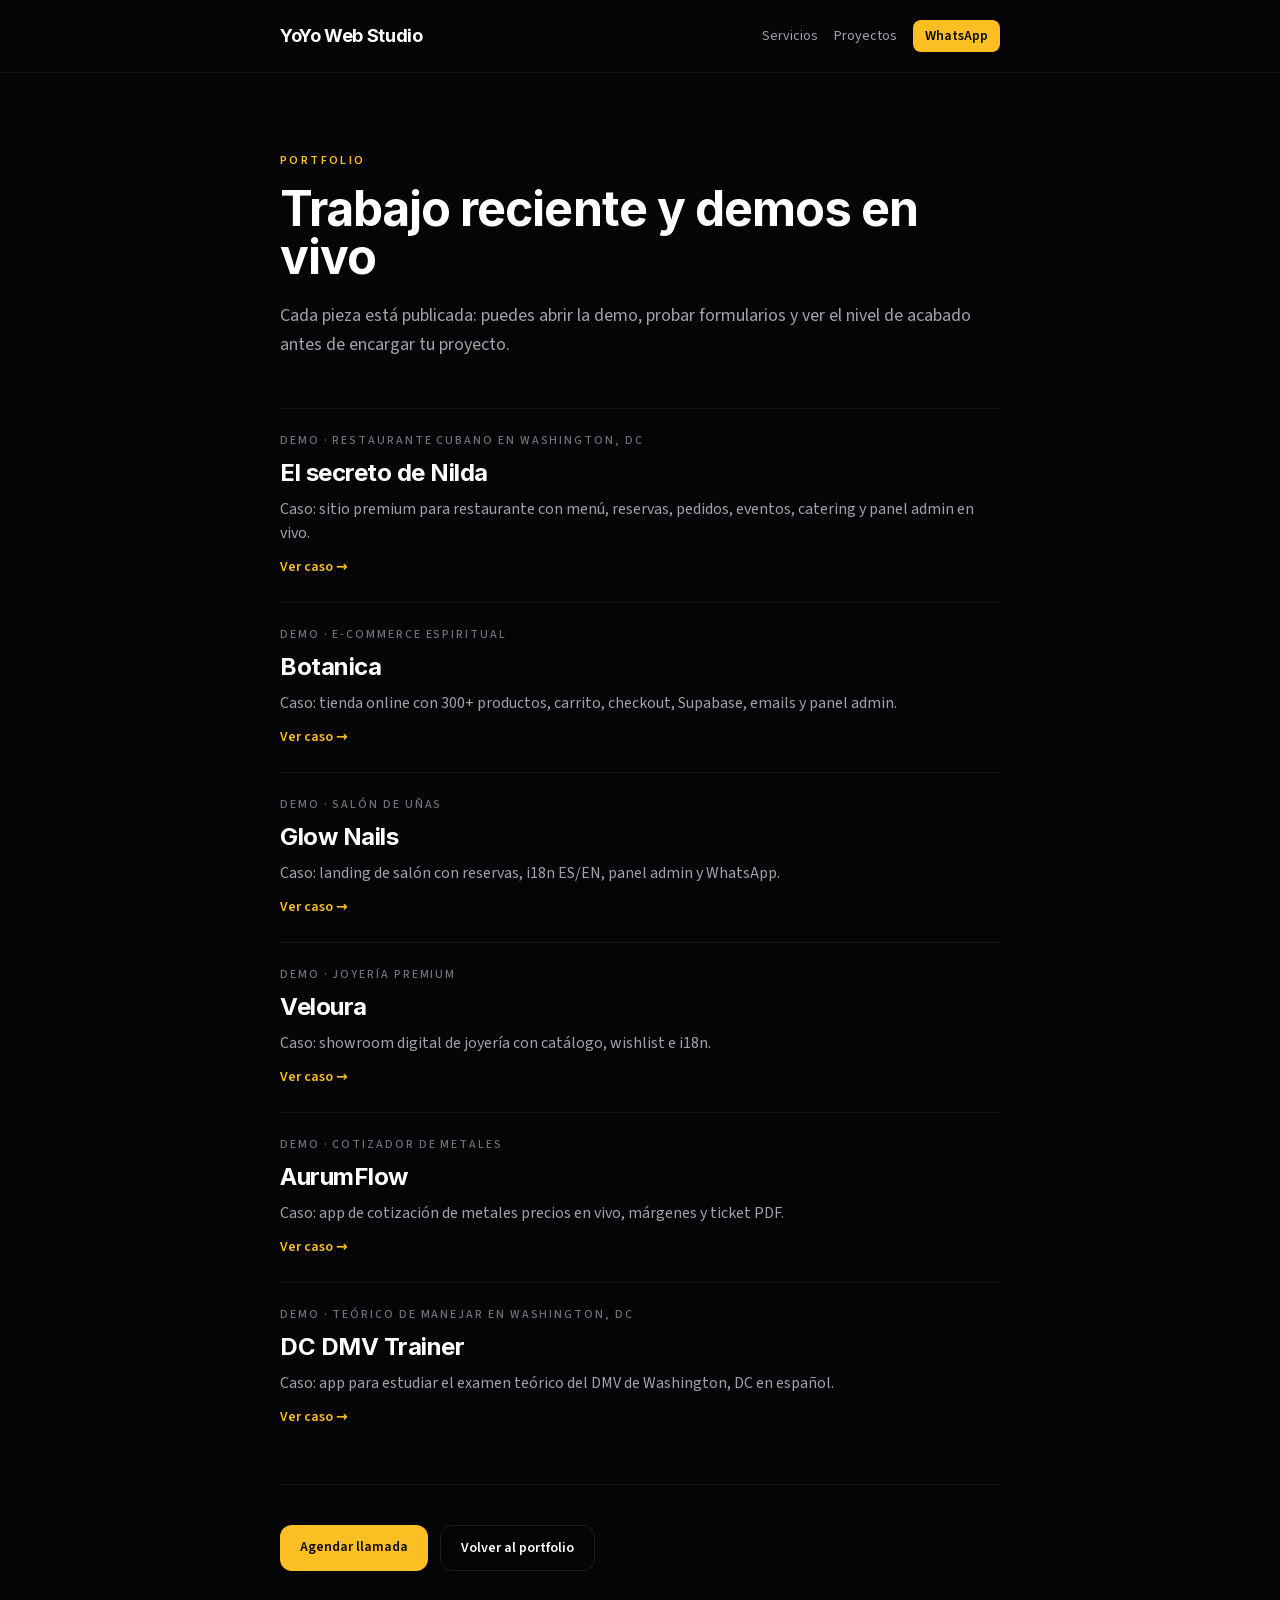
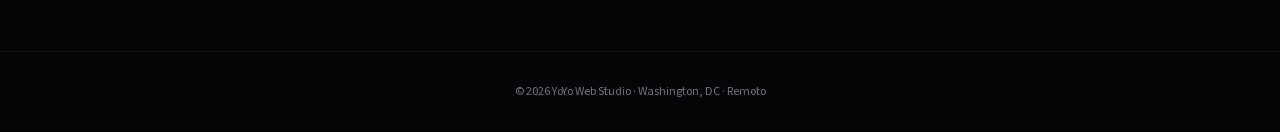
<file: proyectos.html>
<!DOCTYPE html><html lang="es"><head><meta charSet="utf-8"/><meta name="viewport" content="width=device-width, initial-scale=1"/><link rel="preload" href="/_next/static/media/692df4da22e71021-s.p.woff2" as="font" crossorigin="" type="font/woff2"/><link rel="preload" href="/_next/static/media/e4af272ccee01ff0-s.p.woff2" as="font" crossorigin="" type="font/woff2"/><link rel="preload" href="/_next/static/media/eaead17c7dbfcd5d-s.p.woff2" as="font" crossorigin="" type="font/woff2"/><link rel="stylesheet" href="/_next/static/css/ba5c1ccfebffc015.css" data-precedence="next"/><link rel="preload" as="script" fetchPriority="low" href="/_next/static/chunks/webpack-9914fdfd9155aedd.js"/><script src="/_next/static/chunks/618f8807-5a4020d6ae8563a5.js" async=""></script><script src="/_next/static/chunks/364-49974647ede3a597.js" async=""></script><script src="/_next/static/chunks/main-app-acb78d8b7ebc2417.js" async=""></script><script src="/_next/static/chunks/485-90cb189bb2b925c7.js" async=""></script><script src="/_next/static/chunks/app/proyectos/page-74bdc84b5fffec9c.js" async=""></script><script src="/_next/static/chunks/app/layout-c6918228c727d37f.js" async=""></script><link rel="preload" href="https://static.cloudflareinsights.com/beacon.min.js" as="script"/><title>Proyectos y demos en vivo | YoYo Web Studio</title><meta name="description" content="Proyectos de YoYo Web Studio: restaurantes, e-commerce, salones, joyería, apps y trainer DMV — demos reales en producción."/><meta name="robots" content="index, follow"/><meta name="googlebot" content="index, follow, max-image-preview:large, max-snippet:-1"/><link rel="canonical" href="https://yoyowebstudio.com/proyectos"/><meta property="og:title" content="Proyectos | YoYo Web Studio"/><meta property="og:description" content="Demos en producción: Nilda, Botanica, Glow Nails, Veloura, AurumFlow y DC DMV Trainer."/><meta property="og:url" content="https://yoyowebstudio.com/proyectos"/><meta name="twitter:card" content="summary"/><meta name="twitter:title" content="Proyectos | YoYo Web Studio"/><meta name="twitter:description" content="Demos en producción: Nilda, Botanica, Glow Nails, Veloura, AurumFlow y DC DMV Trainer."/><link rel="icon" href="/icon.png?6768aaf77a13f084" type="image/png" sizes="192x192"/><meta name="next-size-adjust"/><script src="/_next/static/chunks/polyfills-42372ed130431b0a.js" noModule=""></script></head><body class="__variable_63c8e8 __variable_bea9d5 __variable_d8ebd1 flex min-h-screen flex-col antialiased"><main class="flex-1"><div class="studio-theme min-h-screen bg-[#050508] text-zinc-100"><header class="border-b border-white/[0.06]"><div class="mx-auto flex max-w-3xl items-center justify-between px-6 py-5"><a class="font-display text-lg font-bold text-white transition hover:text-amber-400" href="/">YoYo Web Studio</a><div class="flex items-center gap-4 text-sm"><a class="text-zinc-400 hover:text-white" href="/servicios">Servicios</a><a class="text-zinc-400 hover:text-white" href="/proyectos">Proyectos</a><a href="https://wa.me/12026412072" target="_blank" rel="noopener noreferrer" class="rounded-lg bg-amber-400 px-3 py-1.5 font-semibold text-zinc-950">WhatsApp</a></div></div></header><main class="mx-auto max-w-3xl px-6 py-14 sm:py-20"><p class="text-xs font-semibold uppercase tracking-[0.2em] text-amber-400">Portfolio</p><h1 class="mt-4 font-display text-3xl font-bold leading-tight text-white sm:text-5xl">Trabajo reciente y demos en vivo</h1><p class="mt-5 text-lg leading-relaxed text-zinc-400">Cada pieza está publicada: puedes abrir la demo, probar formularios y ver el nivel de acabado antes de encargar tu proyecto.</p><div class="mt-12 space-y-8 text-zinc-300"><ul class="space-y-6"><li class="border-t border-white/[0.06] pt-6"><a class="group block" href="/proyectos/el-secreto-de-nilda"><p class="text-xs font-medium uppercase tracking-[0.16em] text-zinc-500">Demo · Restaurante cubano en Washington, DC</p><h2 class="mt-2 font-display text-2xl font-bold text-white transition group-hover:text-amber-400">El secreto de Nilda</h2><p class="mt-2 text-zinc-400">Caso: sitio premium para restaurante con menú, reservas, pedidos, eventos, catering y panel admin en vivo.</p><span class="mt-3 inline-block text-sm font-semibold text-amber-400">Ver caso →</span></a></li><li class="border-t border-white/[0.06] pt-6"><a class="group block" href="/proyectos/botanica"><p class="text-xs font-medium uppercase tracking-[0.16em] text-zinc-500">Demo · E-commerce espiritual</p><h2 class="mt-2 font-display text-2xl font-bold text-white transition group-hover:text-amber-400">Botanica</h2><p class="mt-2 text-zinc-400">Caso: tienda online con 300+ productos, carrito, checkout, Supabase, emails y panel admin.</p><span class="mt-3 inline-block text-sm font-semibold text-amber-400">Ver caso →</span></a></li><li class="border-t border-white/[0.06] pt-6"><a class="group block" href="/proyectos/glow-nails"><p class="text-xs font-medium uppercase tracking-[0.16em] text-zinc-500">Demo · Salón de uñas</p><h2 class="mt-2 font-display text-2xl font-bold text-white transition group-hover:text-amber-400">Glow Nails</h2><p class="mt-2 text-zinc-400">Caso: landing de salón con reservas, i18n ES/EN, panel admin y WhatsApp.</p><span class="mt-3 inline-block text-sm font-semibold text-amber-400">Ver caso →</span></a></li><li class="border-t border-white/[0.06] pt-6"><a class="group block" href="/proyectos/veloura"><p class="text-xs font-medium uppercase tracking-[0.16em] text-zinc-500">Demo · Joyería premium</p><h2 class="mt-2 font-display text-2xl font-bold text-white transition group-hover:text-amber-400">Veloura</h2><p class="mt-2 text-zinc-400">Caso: showroom digital de joyería con catálogo, wishlist e i18n.</p><span class="mt-3 inline-block text-sm font-semibold text-amber-400">Ver caso →</span></a></li><li class="border-t border-white/[0.06] pt-6"><a class="group block" href="/proyectos/aurumflow"><p class="text-xs font-medium uppercase tracking-[0.16em] text-zinc-500">Demo · Cotizador de metales</p><h2 class="mt-2 font-display text-2xl font-bold text-white transition group-hover:text-amber-400">AurumFlow</h2><p class="mt-2 text-zinc-400">Caso: app de cotización de metales precios en vivo, márgenes y ticket PDF.</p><span class="mt-3 inline-block text-sm font-semibold text-amber-400">Ver caso →</span></a></li><li class="border-t border-white/[0.06] pt-6"><a class="group block" href="/proyectos/dc-dmv-trainer"><p class="text-xs font-medium uppercase tracking-[0.16em] text-zinc-500">Demo · Teórico de manejar en Washington, DC</p><h2 class="mt-2 font-display text-2xl font-bold text-white transition group-hover:text-amber-400">DC DMV Trainer</h2><p class="mt-2 text-zinc-400">Caso: app para estudiar el examen teórico del DMV de Washington, DC en español.</p><span class="mt-3 inline-block text-sm font-semibold text-amber-400">Ver caso →</span></a></li></ul></div><div class="mt-14 flex flex-wrap gap-3 border-t border-white/[0.06] pt-10"><a href="https://wa.me/12026412072?text=Hola%20Yoisnel%2C%20quiero%20agendar%20una%20llamada%20de%2015%20minutos%20para%20hablar%20de%20un%20proyecto." target="_blank" rel="noopener noreferrer" class="inline-flex rounded-xl bg-amber-400 px-5 py-3 text-sm font-semibold text-zinc-950">Agendar llamada</a><a class="inline-flex rounded-xl border border-white/10 px-5 py-3 text-sm font-semibold text-white" href="/#contacto">Volver al portfolio</a></div></main><footer class="border-t border-white/[0.06] py-8 text-center text-xs text-zinc-500">© <!-- -->2026<!-- --> <!-- -->YoYo Web Studio<!-- --> · <!-- -->Washington, DC · Remoto</footer></div></main><script src="/_next/static/chunks/webpack-9914fdfd9155aedd.js" async=""></script><script>(self.__next_f=self.__next_f||[]).push([0]);self.__next_f.push([2,null])</script><script>self.__next_f.push([1,"1:HL[\"/_next/static/media/692df4da22e71021-s.p.woff2\",\"font\",{\"crossOrigin\":\"\",\"type\":\"font/woff2\"}]\n2:HL[\"/_next/static/media/e4af272ccee01ff0-s.p.woff2\",\"font\",{\"crossOrigin\":\"\",\"type\":\"font/woff2\"}]\n3:HL[\"/_next/static/media/eaead17c7dbfcd5d-s.p.woff2\",\"font\",{\"crossOrigin\":\"\",\"type\":\"font/woff2\"}]\n4:HL[\"/_next/static/css/ba5c1ccfebffc015.css\",\"style\"]\n"])</script><script>self.__next_f.push([1,"5:I[4690,[],\"\"]\n7:I[9485,[\"485\",\"static/chunks/485-90cb189bb2b925c7.js\",\"313\",\"static/chunks/app/proyectos/page-74bdc84b5fffec9c.js\"],\"\"]\n8:I[1742,[],\"\"]\n9:I[9121,[],\"\"]\na:I[2819,[\"185\",\"static/chunks/app/layout-c6918228c727d37f.js\"],\"LanguageProvider\"]\nb:I[3108,[\"185\",\"static/chunks/app/layout-c6918228c727d37f.js\"],\"\"]\nd:I[8201,[],\"\"]\ne:[]\n"])</script><script>self.__next_f.push([1,"0:[\"$\",\"$L5\",null,{\"buildId\":\"fatz--pckVwjOckKhl0n9\",\"assetPrefix\":\"\",\"urlParts\":[\"\",\"proyectos\"],\"initialTree\":[\"\",{\"children\":[\"proyectos\",{\"children\":[\"__PAGE__\",{}]}]},\"$undefined\",\"$undefined\",true],\"initialSeedData\":[\"\",{\"children\":[\"proyectos\",{\"children\":[\"__PAGE__\",{},[[\"$L6\",[\"$\",\"div\",null,{\"className\":\"studio-theme min-h-screen bg-[#050508] text-zinc-100\",\"children\":[[\"$\",\"header\",null,{\"className\":\"border-b border-white/[0.06]\",\"children\":[\"$\",\"div\",null,{\"className\":\"mx-auto flex max-w-3xl items-center justify-between px-6 py-5\",\"children\":[[\"$\",\"$L7\",null,{\"href\":\"/\",\"className\":\"font-display text-lg font-bold text-white transition hover:text-amber-400\",\"children\":\"YoYo Web Studio\"}],[\"$\",\"div\",null,{\"className\":\"flex items-center gap-4 text-sm\",\"children\":[[\"$\",\"$L7\",null,{\"href\":\"/servicios\",\"className\":\"text-zinc-400 hover:text-white\",\"children\":\"Servicios\"}],[\"$\",\"$L7\",null,{\"href\":\"/proyectos\",\"className\":\"text-zinc-400 hover:text-white\",\"children\":\"Proyectos\"}],[\"$\",\"a\",null,{\"href\":\"https://wa.me/12026412072\",\"target\":\"_blank\",\"rel\":\"noopener noreferrer\",\"className\":\"rounded-lg bg-amber-400 px-3 py-1.5 font-semibold text-zinc-950\",\"children\":\"WhatsApp\"}]]}]]}]}],[\"$\",\"main\",null,{\"className\":\"mx-auto max-w-3xl px-6 py-14 sm:py-20\",\"children\":[[\"$\",\"p\",null,{\"className\":\"text-xs font-semibold uppercase tracking-[0.2em] text-amber-400\",\"children\":\"Portfolio\"}],[\"$\",\"h1\",null,{\"className\":\"mt-4 font-display text-3xl font-bold leading-tight text-white sm:text-5xl\",\"children\":\"Trabajo reciente y demos en vivo\"}],[\"$\",\"p\",null,{\"className\":\"mt-5 text-lg leading-relaxed text-zinc-400\",\"children\":\"Cada pieza está publicada: puedes abrir la demo, probar formularios y ver el nivel de acabado antes de encargar tu proyecto.\"}],[\"$\",\"div\",null,{\"className\":\"mt-12 space-y-8 text-zinc-300\",\"children\":[\"$\",\"ul\",null,{\"className\":\"space-y-6\",\"children\":[[\"$\",\"li\",\"el-secreto-de-nilda\",{\"className\":\"border-t border-white/[0.06] pt-6\",\"children\":[\"$\",\"$L7\",null,{\"href\":\"/proyectos/el-secreto-de-nilda\",\"className\":\"group block\",\"children\":[[\"$\",\"p\",null,{\"className\":\"text-xs font-medium uppercase tracking-[0.16em] text-zinc-500\",\"children\":\"Demo · Restaurante cubano en Washington, DC\"}],[\"$\",\"h2\",null,{\"className\":\"mt-2 font-display text-2xl font-bold text-white transition group-hover:text-amber-400\",\"children\":\"El secreto de Nilda\"}],[\"$\",\"p\",null,{\"className\":\"mt-2 text-zinc-400\",\"children\":\"Caso: sitio premium para restaurante con menú, reservas, pedidos, eventos, catering y panel admin en vivo.\"}],[\"$\",\"span\",null,{\"className\":\"mt-3 inline-block text-sm font-semibold text-amber-400\",\"children\":\"Ver caso →\"}]]}]}],[\"$\",\"li\",\"botanica\",{\"className\":\"border-t border-white/[0.06] pt-6\",\"children\":[\"$\",\"$L7\",null,{\"href\":\"/proyectos/botanica\",\"className\":\"group block\",\"children\":[[\"$\",\"p\",null,{\"className\":\"text-xs font-medium uppercase tracking-[0.16em] text-zinc-500\",\"children\":\"Demo · E-commerce espiritual\"}],[\"$\",\"h2\",null,{\"className\":\"mt-2 font-display text-2xl font-bold text-white transition group-hover:text-amber-400\",\"children\":\"Botanica\"}],[\"$\",\"p\",null,{\"className\":\"mt-2 text-zinc-400\",\"children\":\"Caso: tienda online con 300+ productos, carrito, checkout, Supabase, emails y panel admin.\"}],[\"$\",\"span\",null,{\"className\":\"mt-3 inline-block text-sm font-semibold text-amber-400\",\"children\":\"Ver caso →\"}]]}]}],[\"$\",\"li\",\"glow-nails\",{\"className\":\"border-t border-white/[0.06] pt-6\",\"children\":[\"$\",\"$L7\",null,{\"href\":\"/proyectos/glow-nails\",\"className\":\"group block\",\"children\":[[\"$\",\"p\",null,{\"className\":\"text-xs font-medium uppercase tracking-[0.16em] text-zinc-500\",\"children\":\"Demo · Salón de uñas\"}],[\"$\",\"h2\",null,{\"className\":\"mt-2 font-display text-2xl font-bold text-white transition group-hover:text-amber-400\",\"children\":\"Glow Nails\"}],[\"$\",\"p\",null,{\"className\":\"mt-2 text-zinc-400\",\"children\":\"Caso: landing de salón con reservas, i18n ES/EN, panel admin y WhatsApp.\"}],[\"$\",\"span\",null,{\"className\":\"mt-3 inline-block text-sm font-semibold text-amber-400\",\"children\":\"Ver caso →\"}]]}]}],[\"$\",\"li\",\"veloura\",{\"className\":\"border-t border-white/[0.06] pt-6\",\"children\":[\"$\",\"$L7\",null,{\"href\":\"/proyectos/veloura\",\"className\":\"group block\",\"children\":[[\"$\",\"p\",null,{\"className\":\"text-xs font-medium uppercase tracking-[0.16em] text-zinc-500\",\"children\":\"Demo · Joyería premium\"}],[\"$\",\"h2\",null,{\"className\":\"mt-2 font-display text-2xl font-bold text-white transition group-hover:text-amber-400\",\"children\":\"Veloura\"}],[\"$\",\"p\",null,{\"className\":\"mt-2 text-zinc-400\",\"children\":\"Caso: showroom digital de joyería con catálogo, wishlist e i18n.\"}],[\"$\",\"span\",null,{\"className\":\"mt-3 inline-block text-sm font-semibold text-amber-400\",\"children\":\"Ver caso →\"}]]}]}],[\"$\",\"li\",\"aurumflow\",{\"className\":\"border-t border-white/[0.06] pt-6\",\"children\":[\"$\",\"$L7\",null,{\"href\":\"/proyectos/aurumflow\",\"className\":\"group block\",\"children\":[[\"$\",\"p\",null,{\"className\":\"text-xs font-medium uppercase tracking-[0.16em] text-zinc-500\",\"children\":\"Demo · Cotizador de metales\"}],[\"$\",\"h2\",null,{\"className\":\"mt-2 font-display text-2xl font-bold text-white transition group-hover:text-amber-400\",\"children\":\"AurumFlow\"}],[\"$\",\"p\",null,{\"className\":\"mt-2 text-zinc-400\",\"children\":\"Caso: app de cotización de metales precios en vivo, márgenes y ticket PDF.\"}],[\"$\",\"span\",null,{\"className\":\"mt-3 inline-block text-sm font-semibold text-amber-400\",\"children\":\"Ver caso →\"}]]}]}],[\"$\",\"li\",\"dc-dmv-trainer\",{\"className\":\"border-t border-white/[0.06] pt-6\",\"children\":[\"$\",\"$L7\",null,{\"href\":\"/proyectos/dc-dmv-trainer\",\"className\":\"group block\",\"children\":[[\"$\",\"p\",null,{\"className\":\"text-xs font-medium uppercase tracking-[0.16em] text-zinc-500\",\"children\":\"Demo · Teórico de manejar en Washington, DC\"}],[\"$\",\"h2\",null,{\"className\":\"mt-2 font-display text-2xl font-bold text-white transition group-hover:text-amber-400\",\"children\":\"DC DMV Trainer\"}],[\"$\",\"p\",null,{\"className\":\"mt-2 text-zinc-400\",\"children\":\"Caso: app para estudiar el examen teórico del DMV de Washington, DC en español.\"}],[\"$\",\"span\",null,{\"className\":\"mt-3 inline-block text-sm font-semibold text-amber-400\",\"children\":\"Ver caso →\"}]]}]}]]}]}],[\"$\",\"div\",null,{\"className\":\"mt-14 flex flex-wrap gap-3 border-t border-white/[0.06] pt-10\",\"children\":[[\"$\",\"a\",null,{\"href\":\"https://wa.me/12026412072?text=Hola%20Yoisnel%2C%20quiero%20agendar%20una%20llamada%20de%2015%20minutos%20para%20hablar%20de%20un%20proyecto.\",\"target\":\"_blank\",\"rel\":\"noopener noreferrer\",\"className\":\"inline-flex rounded-xl bg-amber-400 px-5 py-3 text-sm font-semibold text-zinc-950\",\"children\":\"Agendar llamada\"}],[\"$\",\"$L7\",null,{\"href\":\"/#contacto\",\"className\":\"inline-flex rounded-xl border border-white/10 px-5 py-3 text-sm font-semibold text-white\",\"children\":\"Volver al portfolio\"}]]}]]}],[\"$\",\"footer\",null,{\"className\":\"border-t border-white/[0.06] py-8 text-center text-xs text-zinc-500\",\"children\":[\"© \",2026,\" \",\"YoYo Web Studio\",\" · \",\"Washington, DC · Remoto\"]}]]}],null],null],null]},[[null,[\"$\",\"$L8\",null,{\"parallelRouterKey\":\"children\",\"segmentPath\":[\"children\",\"proyectos\",\"children\"],\"error\":\"$undefined\",\"errorStyles\":\"$undefined\",\"errorScripts\":\"$undefined\",\"template\":[\"$\",\"$L9\",null,{}],\"templateStyles\":\"$undefined\",\"templateScripts\":\"$undefined\",\"notFound\":\"$undefined\",\"notFoundStyles\":\"$undefined\"}]],null],null]},[[[[\"$\",\"link\",\"0\",{\"rel\":\"stylesheet\",\"href\":\"/_next/static/css/ba5c1ccfebffc015.css\",\"precedence\":\"next\",\"crossOrigin\":\"$undefined\"}]],[\"$\",\"html\",null,{\"lang\":\"es\",\"suppressHydrationWarning\":true,\"children\":[\"$\",\"body\",null,{\"className\":\"__variable_63c8e8 __variable_bea9d5 __variable_d8ebd1 flex min-h-screen flex-col antialiased\",\"children\":[[\"$\",\"$La\",null,{\"children\":[\"$\",\"main\",null,{\"className\":\"flex-1\",\"children\":[\"$\",\"$L8\",null,{\"parallelRouterKey\":\"children\",\"segmentPath\":[\"children\"],\"error\":\"$undefined\",\"errorStyles\":\"$undefined\",\"errorScripts\":\"$undefined\",\"template\":[\"$\",\"$L9\",null,{}],\"templateStyles\":\"$undefined\",\"templateScripts\":\"$undefined\",\"notFound\":[\"$\",\"div\",null,{\"className\":\"studio-theme flex min-h-screen flex-col items-center justify-center bg-[#050508] px-6 text-center text-zinc-100\",\"children\":[[\"$\",\"p\",null,{\"className\":\"text-sm uppercase tracking-[0.3em] text-amber-400\",\"children\":\"404\"}],[\"$\",\"h1\",null,{\"className\":\"mt-4 font-display text-4xl font-bold\",\"children\":\"Página no encontrada\"}],[\"$\",\"a\",null,{\"href\":\"/\",\"className\":\"mt-8 rounded-full bg-white px-7 py-3 text-sm font-semibold text-black hover:bg-amber-400\",\"children\":\"YoYo Web Studio\"}]]}],\"notFoundStyles\":[]}]}]}],[\"$\",\"$Lb\",null,{\"src\":\"https://static.cloudflareinsights.com/beacon.min.js\",\"strategy\":\"afterInteractive\",\"defer\":true,\"data-cf-beacon\":\"{\\\"token\\\":\\\"f5c70dfe0dd846918ca96aea46c50e23\\\"}\"}]]}]}]],null],null],\"couldBeIntercepted\":false,\"initialHead\":[null,\"$Lc\"],\"globalErrorComponent\":\"$d\",\"missingSlots\":\"$We\"}]\n"])</script><script>self.__next_f.push([1,"c:[[\"$\",\"meta\",\"0\",{\"name\":\"viewport\",\"content\":\"width=device-width, initial-scale=1\"}],[\"$\",\"meta\",\"1\",{\"charSet\":\"utf-8\"}],[\"$\",\"title\",\"2\",{\"children\":\"Proyectos y demos en vivo | YoYo Web Studio\"}],[\"$\",\"meta\",\"3\",{\"name\":\"description\",\"content\":\"Proyectos de YoYo Web Studio: restaurantes, e-commerce, salones, joyería, apps y trainer DMV — demos reales en producción.\"}],[\"$\",\"meta\",\"4\",{\"name\":\"robots\",\"content\":\"index, follow\"}],[\"$\",\"meta\",\"5\",{\"name\":\"googlebot\",\"content\":\"index, follow, max-image-preview:large, max-snippet:-1\"}],[\"$\",\"link\",\"6\",{\"rel\":\"canonical\",\"href\":\"https://yoyowebstudio.com/proyectos\"}],[\"$\",\"meta\",\"7\",{\"property\":\"og:title\",\"content\":\"Proyectos | YoYo Web Studio\"}],[\"$\",\"meta\",\"8\",{\"property\":\"og:description\",\"content\":\"Demos en producción: Nilda, Botanica, Glow Nails, Veloura, AurumFlow y DC DMV Trainer.\"}],[\"$\",\"meta\",\"9\",{\"property\":\"og:url\",\"content\":\"https://yoyowebstudio.com/proyectos\"}],[\"$\",\"meta\",\"10\",{\"name\":\"twitter:card\",\"content\":\"summary\"}],[\"$\",\"meta\",\"11\",{\"name\":\"twitter:title\",\"content\":\"Proyectos | YoYo Web Studio\"}],[\"$\",\"meta\",\"12\",{\"name\":\"twitter:description\",\"content\":\"Demos en producción: Nilda, Botanica, Glow Nails, Veloura, AurumFlow y DC DMV Trainer.\"}],[\"$\",\"link\",\"13\",{\"rel\":\"icon\",\"href\":\"/icon.png?6768aaf77a13f084\",\"type\":\"image/png\",\"sizes\":\"192x192\"}],[\"$\",\"meta\",\"14\",{\"name\":\"next-size-adjust\"}]]\n6:null\n"])</script></body></html>
</file>
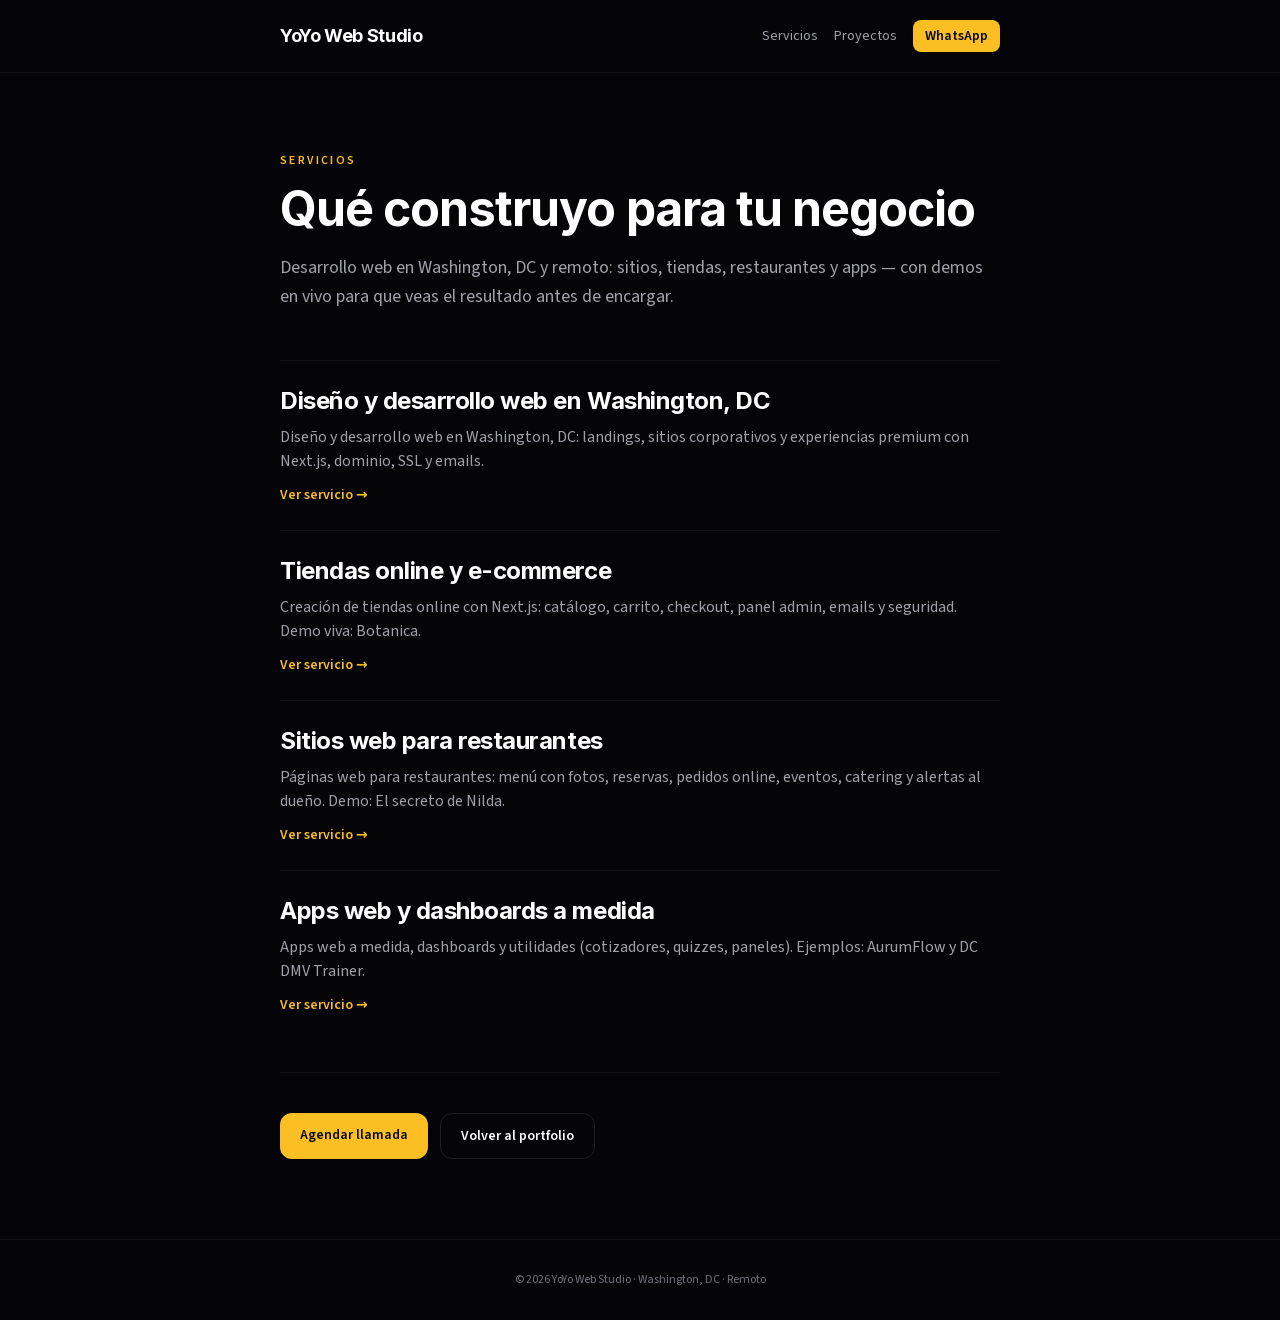
<file: servicios.html>
<!DOCTYPE html><html lang="es"><head><meta charSet="utf-8"/><meta name="viewport" content="width=device-width, initial-scale=1"/><link rel="preload" href="/_next/static/media/692df4da22e71021-s.p.woff2" as="font" crossorigin="" type="font/woff2"/><link rel="preload" href="/_next/static/media/e4af272ccee01ff0-s.p.woff2" as="font" crossorigin="" type="font/woff2"/><link rel="preload" href="/_next/static/media/eaead17c7dbfcd5d-s.p.woff2" as="font" crossorigin="" type="font/woff2"/><link rel="stylesheet" href="/_next/static/css/ba5c1ccfebffc015.css" data-precedence="next"/><link rel="preload" as="script" fetchPriority="low" href="/_next/static/chunks/webpack-9914fdfd9155aedd.js"/><script src="/_next/static/chunks/618f8807-5a4020d6ae8563a5.js" async=""></script><script src="/_next/static/chunks/364-49974647ede3a597.js" async=""></script><script src="/_next/static/chunks/main-app-acb78d8b7ebc2417.js" async=""></script><script src="/_next/static/chunks/485-90cb189bb2b925c7.js" async=""></script><script src="/_next/static/chunks/app/servicios/page-ef1ad761a254eb6f.js" async=""></script><script src="/_next/static/chunks/app/layout-c6918228c727d37f.js" async=""></script><link rel="preload" href="https://static.cloudflareinsights.com/beacon.min.js" as="script"/><title>Servicios de desarrollo web | YoYo Web Studio</title><meta name="description" content="Servicios de YoYo Web Studio: diseño web en Washington DC, e-commerce, sitios para restaurantes y apps a medida."/><meta name="robots" content="index, follow"/><meta name="googlebot" content="index, follow, max-image-preview:large, max-snippet:-1"/><link rel="canonical" href="https://yoyowebstudio.com/servicios"/><meta property="og:title" content="Servicios | YoYo Web Studio"/><meta property="og:description" content="Desarrollo web, e-commerce y apps a medida en Washington, DC. Sitios para restaurantes, tiendas online y demos en producción. Next.js, Netlify y entrega lista para clientes."/><meta property="og:url" content="https://yoyowebstudio.com/servicios"/><meta name="twitter:card" content="summary"/><meta name="twitter:title" content="Servicios | YoYo Web Studio"/><meta name="twitter:description" content="Desarrollo web, e-commerce y apps a medida en Washington, DC. Sitios para restaurantes, tiendas online y demos en producción. Next.js, Netlify y entrega lista para clientes."/><link rel="icon" href="/icon.png?6768aaf77a13f084" type="image/png" sizes="192x192"/><meta name="next-size-adjust"/><script src="/_next/static/chunks/polyfills-42372ed130431b0a.js" noModule=""></script></head><body class="__variable_63c8e8 __variable_bea9d5 __variable_d8ebd1 flex min-h-screen flex-col antialiased"><main class="flex-1"><div class="studio-theme min-h-screen bg-[#050508] text-zinc-100"><header class="border-b border-white/[0.06]"><div class="mx-auto flex max-w-3xl items-center justify-between px-6 py-5"><a class="font-display text-lg font-bold text-white transition hover:text-amber-400" href="/">YoYo Web Studio</a><div class="flex items-center gap-4 text-sm"><a class="text-zinc-400 hover:text-white" href="/servicios">Servicios</a><a class="text-zinc-400 hover:text-white" href="/proyectos">Proyectos</a><a href="https://wa.me/12026412072" target="_blank" rel="noopener noreferrer" class="rounded-lg bg-amber-400 px-3 py-1.5 font-semibold text-zinc-950">WhatsApp</a></div></div></header><main class="mx-auto max-w-3xl px-6 py-14 sm:py-20"><p class="text-xs font-semibold uppercase tracking-[0.2em] text-amber-400">Servicios</p><h1 class="mt-4 font-display text-3xl font-bold leading-tight text-white sm:text-5xl">Qué construyo para tu negocio</h1><p class="mt-5 text-lg leading-relaxed text-zinc-400">Desarrollo web en Washington, DC y remoto: sitios, tiendas, restaurantes y apps — con demos en vivo para que veas el resultado antes de encargar.</p><div class="mt-12 space-y-8 text-zinc-300"><ul class="space-y-6"><li class="border-t border-white/[0.06] pt-6"><a class="group block" href="/servicios/diseno-web-washington-dc"><h2 class="font-display text-2xl font-bold text-white transition group-hover:text-amber-400">Diseño y desarrollo web en Washington, DC</h2><p class="mt-2 text-zinc-400">Diseño y desarrollo web en Washington, DC: landings, sitios corporativos y experiencias premium con Next.js, dominio, SSL y emails.</p><span class="mt-3 inline-block text-sm font-semibold text-amber-400">Ver servicio →</span></a></li><li class="border-t border-white/[0.06] pt-6"><a class="group block" href="/servicios/tiendas-online-ecommerce"><h2 class="font-display text-2xl font-bold text-white transition group-hover:text-amber-400">Tiendas online y e-commerce</h2><p class="mt-2 text-zinc-400">Creación de tiendas online con Next.js: catálogo, carrito, checkout, panel admin, emails y seguridad. Demo viva: Botanica.</p><span class="mt-3 inline-block text-sm font-semibold text-amber-400">Ver servicio →</span></a></li><li class="border-t border-white/[0.06] pt-6"><a class="group block" href="/servicios/sitios-para-restaurantes"><h2 class="font-display text-2xl font-bold text-white transition group-hover:text-amber-400">Sitios web para restaurantes</h2><p class="mt-2 text-zinc-400">Páginas web para restaurantes: menú con fotos, reservas, pedidos online, eventos, catering y alertas al dueño. Demo: El secreto de Nilda.</p><span class="mt-3 inline-block text-sm font-semibold text-amber-400">Ver servicio →</span></a></li><li class="border-t border-white/[0.06] pt-6"><a class="group block" href="/servicios/apps-web-a-medida"><h2 class="font-display text-2xl font-bold text-white transition group-hover:text-amber-400">Apps web y dashboards a medida</h2><p class="mt-2 text-zinc-400">Apps web a medida, dashboards y utilidades (cotizadores, quizzes, paneles). Ejemplos: AurumFlow y DC DMV Trainer.</p><span class="mt-3 inline-block text-sm font-semibold text-amber-400">Ver servicio →</span></a></li></ul></div><div class="mt-14 flex flex-wrap gap-3 border-t border-white/[0.06] pt-10"><a href="https://wa.me/12026412072?text=Hola%20Yoisnel%2C%20quiero%20agendar%20una%20llamada%20de%2015%20minutos%20para%20hablar%20de%20un%20proyecto." target="_blank" rel="noopener noreferrer" class="inline-flex rounded-xl bg-amber-400 px-5 py-3 text-sm font-semibold text-zinc-950">Agendar llamada</a><a class="inline-flex rounded-xl border border-white/10 px-5 py-3 text-sm font-semibold text-white" href="/#contacto">Volver al portfolio</a></div></main><footer class="border-t border-white/[0.06] py-8 text-center text-xs text-zinc-500">© <!-- -->2026<!-- --> <!-- -->YoYo Web Studio<!-- --> · <!-- -->Washington, DC · Remoto</footer></div></main><script src="/_next/static/chunks/webpack-9914fdfd9155aedd.js" async=""></script><script>(self.__next_f=self.__next_f||[]).push([0]);self.__next_f.push([2,null])</script><script>self.__next_f.push([1,"1:HL[\"/_next/static/media/692df4da22e71021-s.p.woff2\",\"font\",{\"crossOrigin\":\"\",\"type\":\"font/woff2\"}]\n2:HL[\"/_next/static/media/e4af272ccee01ff0-s.p.woff2\",\"font\",{\"crossOrigin\":\"\",\"type\":\"font/woff2\"}]\n3:HL[\"/_next/static/media/eaead17c7dbfcd5d-s.p.woff2\",\"font\",{\"crossOrigin\":\"\",\"type\":\"font/woff2\"}]\n4:HL[\"/_next/static/css/ba5c1ccfebffc015.css\",\"style\"]\n"])</script><script>self.__next_f.push([1,"5:I[4690,[],\"\"]\n7:I[9485,[\"485\",\"static/chunks/485-90cb189bb2b925c7.js\",\"672\",\"static/chunks/app/servicios/page-ef1ad761a254eb6f.js\"],\"\"]\n8:I[1742,[],\"\"]\n9:I[9121,[],\"\"]\na:I[2819,[\"185\",\"static/chunks/app/layout-c6918228c727d37f.js\"],\"LanguageProvider\"]\nb:I[3108,[\"185\",\"static/chunks/app/layout-c6918228c727d37f.js\"],\"\"]\nd:I[8201,[],\"\"]\ne:[]\n"])</script><script>self.__next_f.push([1,"0:[\"$\",\"$L5\",null,{\"buildId\":\"fatz--pckVwjOckKhl0n9\",\"assetPrefix\":\"\",\"urlParts\":[\"\",\"servicios\"],\"initialTree\":[\"\",{\"children\":[\"servicios\",{\"children\":[\"__PAGE__\",{}]}]},\"$undefined\",\"$undefined\",true],\"initialSeedData\":[\"\",{\"children\":[\"servicios\",{\"children\":[\"__PAGE__\",{},[[\"$L6\",[\"$\",\"div\",null,{\"className\":\"studio-theme min-h-screen bg-[#050508] text-zinc-100\",\"children\":[[\"$\",\"header\",null,{\"className\":\"border-b border-white/[0.06]\",\"children\":[\"$\",\"div\",null,{\"className\":\"mx-auto flex max-w-3xl items-center justify-between px-6 py-5\",\"children\":[[\"$\",\"$L7\",null,{\"href\":\"/\",\"className\":\"font-display text-lg font-bold text-white transition hover:text-amber-400\",\"children\":\"YoYo Web Studio\"}],[\"$\",\"div\",null,{\"className\":\"flex items-center gap-4 text-sm\",\"children\":[[\"$\",\"$L7\",null,{\"href\":\"/servicios\",\"className\":\"text-zinc-400 hover:text-white\",\"children\":\"Servicios\"}],[\"$\",\"$L7\",null,{\"href\":\"/proyectos\",\"className\":\"text-zinc-400 hover:text-white\",\"children\":\"Proyectos\"}],[\"$\",\"a\",null,{\"href\":\"https://wa.me/12026412072\",\"target\":\"_blank\",\"rel\":\"noopener noreferrer\",\"className\":\"rounded-lg bg-amber-400 px-3 py-1.5 font-semibold text-zinc-950\",\"children\":\"WhatsApp\"}]]}]]}]}],[\"$\",\"main\",null,{\"className\":\"mx-auto max-w-3xl px-6 py-14 sm:py-20\",\"children\":[[\"$\",\"p\",null,{\"className\":\"text-xs font-semibold uppercase tracking-[0.2em] text-amber-400\",\"children\":\"Servicios\"}],[\"$\",\"h1\",null,{\"className\":\"mt-4 font-display text-3xl font-bold leading-tight text-white sm:text-5xl\",\"children\":\"Qué construyo para tu negocio\"}],[\"$\",\"p\",null,{\"className\":\"mt-5 text-lg leading-relaxed text-zinc-400\",\"children\":\"Desarrollo web en Washington, DC y remoto: sitios, tiendas, restaurantes y apps — con demos en vivo para que veas el resultado antes de encargar.\"}],[\"$\",\"div\",null,{\"className\":\"mt-12 space-y-8 text-zinc-300\",\"children\":[\"$\",\"ul\",null,{\"className\":\"space-y-6\",\"children\":[[\"$\",\"li\",\"diseno-web-washington-dc\",{\"className\":\"border-t border-white/[0.06] pt-6\",\"children\":[\"$\",\"$L7\",null,{\"href\":\"/servicios/diseno-web-washington-dc\",\"className\":\"group block\",\"children\":[[\"$\",\"h2\",null,{\"className\":\"font-display text-2xl font-bold text-white transition group-hover:text-amber-400\",\"children\":\"Diseño y desarrollo web en Washington, DC\"}],[\"$\",\"p\",null,{\"className\":\"mt-2 text-zinc-400\",\"children\":\"Diseño y desarrollo web en Washington, DC: landings, sitios corporativos y experiencias premium con Next.js, dominio, SSL y emails.\"}],[\"$\",\"span\",null,{\"className\":\"mt-3 inline-block text-sm font-semibold text-amber-400\",\"children\":\"Ver servicio →\"}]]}]}],[\"$\",\"li\",\"tiendas-online-ecommerce\",{\"className\":\"border-t border-white/[0.06] pt-6\",\"children\":[\"$\",\"$L7\",null,{\"href\":\"/servicios/tiendas-online-ecommerce\",\"className\":\"group block\",\"children\":[[\"$\",\"h2\",null,{\"className\":\"font-display text-2xl font-bold text-white transition group-hover:text-amber-400\",\"children\":\"Tiendas online y e-commerce\"}],[\"$\",\"p\",null,{\"className\":\"mt-2 text-zinc-400\",\"children\":\"Creación de tiendas online con Next.js: catálogo, carrito, checkout, panel admin, emails y seguridad. Demo viva: Botanica.\"}],[\"$\",\"span\",null,{\"className\":\"mt-3 inline-block text-sm font-semibold text-amber-400\",\"children\":\"Ver servicio →\"}]]}]}],[\"$\",\"li\",\"sitios-para-restaurantes\",{\"className\":\"border-t border-white/[0.06] pt-6\",\"children\":[\"$\",\"$L7\",null,{\"href\":\"/servicios/sitios-para-restaurantes\",\"className\":\"group block\",\"children\":[[\"$\",\"h2\",null,{\"className\":\"font-display text-2xl font-bold text-white transition group-hover:text-amber-400\",\"children\":\"Sitios web para restaurantes\"}],[\"$\",\"p\",null,{\"className\":\"mt-2 text-zinc-400\",\"children\":\"Páginas web para restaurantes: menú con fotos, reservas, pedidos online, eventos, catering y alertas al dueño. Demo: El secreto de Nilda.\"}],[\"$\",\"span\",null,{\"className\":\"mt-3 inline-block text-sm font-semibold text-amber-400\",\"children\":\"Ver servicio →\"}]]}]}],[\"$\",\"li\",\"apps-web-a-medida\",{\"className\":\"border-t border-white/[0.06] pt-6\",\"children\":[\"$\",\"$L7\",null,{\"href\":\"/servicios/apps-web-a-medida\",\"className\":\"group block\",\"children\":[[\"$\",\"h2\",null,{\"className\":\"font-display text-2xl font-bold text-white transition group-hover:text-amber-400\",\"children\":\"Apps web y dashboards a medida\"}],[\"$\",\"p\",null,{\"className\":\"mt-2 text-zinc-400\",\"children\":\"Apps web a medida, dashboards y utilidades (cotizadores, quizzes, paneles). Ejemplos: AurumFlow y DC DMV Trainer.\"}],[\"$\",\"span\",null,{\"className\":\"mt-3 inline-block text-sm font-semibold text-amber-400\",\"children\":\"Ver servicio →\"}]]}]}]]}]}],[\"$\",\"div\",null,{\"className\":\"mt-14 flex flex-wrap gap-3 border-t border-white/[0.06] pt-10\",\"children\":[[\"$\",\"a\",null,{\"href\":\"https://wa.me/12026412072?text=Hola%20Yoisnel%2C%20quiero%20agendar%20una%20llamada%20de%2015%20minutos%20para%20hablar%20de%20un%20proyecto.\",\"target\":\"_blank\",\"rel\":\"noopener noreferrer\",\"className\":\"inline-flex rounded-xl bg-amber-400 px-5 py-3 text-sm font-semibold text-zinc-950\",\"children\":\"Agendar llamada\"}],[\"$\",\"$L7\",null,{\"href\":\"/#contacto\",\"className\":\"inline-flex rounded-xl border border-white/10 px-5 py-3 text-sm font-semibold text-white\",\"children\":\"Volver al portfolio\"}]]}]]}],[\"$\",\"footer\",null,{\"className\":\"border-t border-white/[0.06] py-8 text-center text-xs text-zinc-500\",\"children\":[\"© \",2026,\" \",\"YoYo Web Studio\",\" · \",\"Washington, DC · Remoto\"]}]]}],null],null],null]},[[null,[\"$\",\"$L8\",null,{\"parallelRouterKey\":\"children\",\"segmentPath\":[\"children\",\"servicios\",\"children\"],\"error\":\"$undefined\",\"errorStyles\":\"$undefined\",\"errorScripts\":\"$undefined\",\"template\":[\"$\",\"$L9\",null,{}],\"templateStyles\":\"$undefined\",\"templateScripts\":\"$undefined\",\"notFound\":\"$undefined\",\"notFoundStyles\":\"$undefined\"}]],null],null]},[[[[\"$\",\"link\",\"0\",{\"rel\":\"stylesheet\",\"href\":\"/_next/static/css/ba5c1ccfebffc015.css\",\"precedence\":\"next\",\"crossOrigin\":\"$undefined\"}]],[\"$\",\"html\",null,{\"lang\":\"es\",\"suppressHydrationWarning\":true,\"children\":[\"$\",\"body\",null,{\"className\":\"__variable_63c8e8 __variable_bea9d5 __variable_d8ebd1 flex min-h-screen flex-col antialiased\",\"children\":[[\"$\",\"$La\",null,{\"children\":[\"$\",\"main\",null,{\"className\":\"flex-1\",\"children\":[\"$\",\"$L8\",null,{\"parallelRouterKey\":\"children\",\"segmentPath\":[\"children\"],\"error\":\"$undefined\",\"errorStyles\":\"$undefined\",\"errorScripts\":\"$undefined\",\"template\":[\"$\",\"$L9\",null,{}],\"templateStyles\":\"$undefined\",\"templateScripts\":\"$undefined\",\"notFound\":[\"$\",\"div\",null,{\"className\":\"studio-theme flex min-h-screen flex-col items-center justify-center bg-[#050508] px-6 text-center text-zinc-100\",\"children\":[[\"$\",\"p\",null,{\"className\":\"text-sm uppercase tracking-[0.3em] text-amber-400\",\"children\":\"404\"}],[\"$\",\"h1\",null,{\"className\":\"mt-4 font-display text-4xl font-bold\",\"children\":\"Página no encontrada\"}],[\"$\",\"a\",null,{\"href\":\"/\",\"className\":\"mt-8 rounded-full bg-white px-7 py-3 text-sm font-semibold text-black hover:bg-amber-400\",\"children\":\"YoYo Web Studio\"}]]}],\"notFoundStyles\":[]}]}]}],[\"$\",\"$Lb\",null,{\"src\":\"https://static.cloudflareinsights.com/beacon.min.js\",\"strategy\":\"afterInteractive\",\"defer\":true,\"data-cf-beacon\":\"{\\\"token\\\":\\\"f5c70dfe0dd846918ca96aea46c50e23\\\"}\"}]]}]}]],null],null],\"couldBeIntercepted\":false,\"initialHead\":[null,\"$Lc\"],\"globalErrorComponent\":\"$d\",\"missingSlots\":\"$We\"}]\n"])</script><script>self.__next_f.push([1,"c:[[\"$\",\"meta\",\"0\",{\"name\":\"viewport\",\"content\":\"width=device-width, initial-scale=1\"}],[\"$\",\"meta\",\"1\",{\"charSet\":\"utf-8\"}],[\"$\",\"title\",\"2\",{\"children\":\"Servicios de desarrollo web | YoYo Web Studio\"}],[\"$\",\"meta\",\"3\",{\"name\":\"description\",\"content\":\"Servicios de YoYo Web Studio: diseño web en Washington DC, e-commerce, sitios para restaurantes y apps a medida.\"}],[\"$\",\"meta\",\"4\",{\"name\":\"robots\",\"content\":\"index, follow\"}],[\"$\",\"meta\",\"5\",{\"name\":\"googlebot\",\"content\":\"index, follow, max-image-preview:large, max-snippet:-1\"}],[\"$\",\"link\",\"6\",{\"rel\":\"canonical\",\"href\":\"https://yoyowebstudio.com/servicios\"}],[\"$\",\"meta\",\"7\",{\"property\":\"og:title\",\"content\":\"Servicios | YoYo Web Studio\"}],[\"$\",\"meta\",\"8\",{\"property\":\"og:description\",\"content\":\"Desarrollo web, e-commerce y apps a medida en Washington, DC. Sitios para restaurantes, tiendas online y demos en producción. Next.js, Netlify y entrega lista para clientes.\"}],[\"$\",\"meta\",\"9\",{\"property\":\"og:url\",\"content\":\"https://yoyowebstudio.com/servicios\"}],[\"$\",\"meta\",\"10\",{\"name\":\"twitter:card\",\"content\":\"summary\"}],[\"$\",\"meta\",\"11\",{\"name\":\"twitter:title\",\"content\":\"Servicios | YoYo Web Studio\"}],[\"$\",\"meta\",\"12\",{\"name\":\"twitter:description\",\"content\":\"Desarrollo web, e-commerce y apps a medida en Washington, DC. Sitios para restaurantes, tiendas online y demos en producción. Next.js, Netlify y entrega lista para clientes.\"}],[\"$\",\"link\",\"13\",{\"rel\":\"icon\",\"href\":\"/icon.png?6768aaf77a13f084\",\"type\":\"image/png\",\"sizes\":\"192x192\"}],[\"$\",\"meta\",\"14\",{\"name\":\"next-size-adjust\"}]]\n6:null\n"])</script></body></html>
</file>
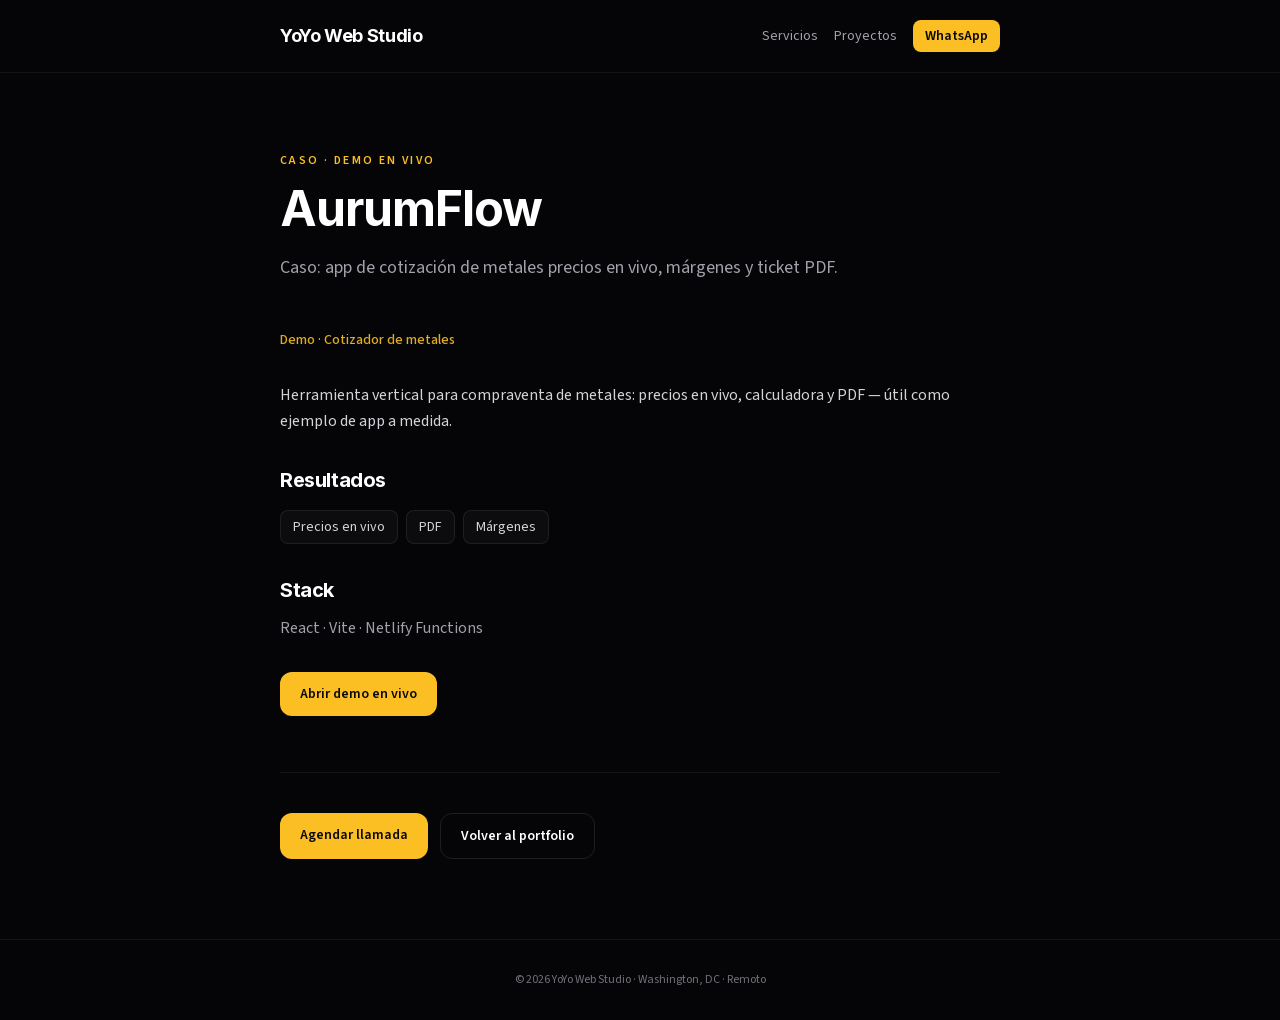
<file: proyectos/aurumflow.html>
<!DOCTYPE html><html lang="es"><head><meta charSet="utf-8"/><meta name="viewport" content="width=device-width, initial-scale=1"/><link rel="preload" href="/_next/static/media/692df4da22e71021-s.p.woff2" as="font" crossorigin="" type="font/woff2"/><link rel="preload" href="/_next/static/media/e4af272ccee01ff0-s.p.woff2" as="font" crossorigin="" type="font/woff2"/><link rel="preload" href="/_next/static/media/eaead17c7dbfcd5d-s.p.woff2" as="font" crossorigin="" type="font/woff2"/><link rel="stylesheet" href="/_next/static/css/ba5c1ccfebffc015.css" data-precedence="next"/><link rel="preload" as="script" fetchPriority="low" href="/_next/static/chunks/webpack-9914fdfd9155aedd.js"/><script src="/_next/static/chunks/618f8807-5a4020d6ae8563a5.js" async=""></script><script src="/_next/static/chunks/364-49974647ede3a597.js" async=""></script><script src="/_next/static/chunks/main-app-acb78d8b7ebc2417.js" async=""></script><script src="/_next/static/chunks/485-90cb189bb2b925c7.js" async=""></script><script src="/_next/static/chunks/app/proyectos/%5Bslug%5D/page-4e2d6a3ba587f0f0.js" async=""></script><script src="/_next/static/chunks/app/layout-c6918228c727d37f.js" async=""></script><link rel="preload" href="https://static.cloudflareinsights.com/beacon.min.js" as="script"/><title>AurumFlow | YoYo Web Studio</title><meta name="description" content="Caso: app de cotización de metales precios en vivo, márgenes y ticket PDF."/><meta name="robots" content="index, follow"/><meta name="googlebot" content="index, follow, max-image-preview:large, max-snippet:-1"/><link rel="canonical" href="https://yoyowebstudio.com/proyectos/aurumflow"/><meta property="og:title" content="AurumFlow | YoYo Web Studio"/><meta property="og:description" content="Caso: app de cotización de metales precios en vivo, márgenes y ticket PDF."/><meta property="og:url" content="https://yoyowebstudio.com/proyectos/aurumflow"/><meta name="twitter:card" content="summary"/><meta name="twitter:title" content="AurumFlow | YoYo Web Studio"/><meta name="twitter:description" content="Caso: app de cotización de metales precios en vivo, márgenes y ticket PDF."/><link rel="icon" href="/icon.png?6768aaf77a13f084" type="image/png" sizes="192x192"/><meta name="next-size-adjust"/><script src="/_next/static/chunks/polyfills-42372ed130431b0a.js" noModule=""></script></head><body class="__variable_63c8e8 __variable_bea9d5 __variable_d8ebd1 flex min-h-screen flex-col antialiased"><main class="flex-1"><div class="studio-theme min-h-screen bg-[#050508] text-zinc-100"><header class="border-b border-white/[0.06]"><div class="mx-auto flex max-w-3xl items-center justify-between px-6 py-5"><a class="font-display text-lg font-bold text-white transition hover:text-amber-400" href="/">YoYo Web Studio</a><div class="flex items-center gap-4 text-sm"><a class="text-zinc-400 hover:text-white" href="/servicios">Servicios</a><a class="text-zinc-400 hover:text-white" href="/proyectos">Proyectos</a><a href="https://wa.me/12026412072" target="_blank" rel="noopener noreferrer" class="rounded-lg bg-amber-400 px-3 py-1.5 font-semibold text-zinc-950">WhatsApp</a></div></div></header><main class="mx-auto max-w-3xl px-6 py-14 sm:py-20"><p class="text-xs font-semibold uppercase tracking-[0.2em] text-amber-400">Caso · demo en vivo</p><h1 class="mt-4 font-display text-3xl font-bold leading-tight text-white sm:text-5xl">AurumFlow</h1><p class="mt-5 text-lg leading-relaxed text-zinc-400">Caso: app de cotización de metales precios en vivo, márgenes y ticket PDF.</p><div class="mt-12 space-y-8 text-zinc-300"><p class="text-sm font-medium text-amber-400/90">Demo · Cotizador de metales</p><p class="leading-relaxed text-zinc-300">Herramienta vertical para compraventa de metales: precios en vivo, calculadora y PDF — útil como ejemplo de app a medida.</p><div><h2 class="font-display text-xl font-bold text-white">Resultados</h2><ul class="mt-4 flex flex-wrap gap-2"><li class="rounded-lg border border-white/[0.08] bg-white/[0.03] px-3 py-1.5 text-sm text-zinc-300">Precios en vivo</li><li class="rounded-lg border border-white/[0.08] bg-white/[0.03] px-3 py-1.5 text-sm text-zinc-300">PDF</li><li class="rounded-lg border border-white/[0.08] bg-white/[0.03] px-3 py-1.5 text-sm text-zinc-300">Márgenes</li></ul></div><div><h2 class="font-display text-xl font-bold text-white">Stack</h2><p class="mt-3 text-zinc-400">React · Vite · Netlify Functions</p></div><p><a href="https://aurumflow.yoyowebstudio.com" target="_blank" rel="noopener noreferrer" class="inline-flex rounded-xl bg-amber-400 px-5 py-3 text-sm font-semibold text-zinc-950">Abrir demo en vivo</a></p></div><div class="mt-14 flex flex-wrap gap-3 border-t border-white/[0.06] pt-10"><a href="https://wa.me/12026412072?text=Hola%20Yoisnel%2C%20quiero%20agendar%20una%20llamada%20de%2015%20minutos%20para%20hablar%20de%20un%20proyecto." target="_blank" rel="noopener noreferrer" class="inline-flex rounded-xl bg-amber-400 px-5 py-3 text-sm font-semibold text-zinc-950">Agendar llamada</a><a class="inline-flex rounded-xl border border-white/10 px-5 py-3 text-sm font-semibold text-white" href="/#contacto">Volver al portfolio</a></div></main><footer class="border-t border-white/[0.06] py-8 text-center text-xs text-zinc-500">© <!-- -->2026<!-- --> <!-- -->YoYo Web Studio<!-- --> · <!-- -->Washington, DC · Remoto</footer></div></main><script src="/_next/static/chunks/webpack-9914fdfd9155aedd.js" async=""></script><script>(self.__next_f=self.__next_f||[]).push([0]);self.__next_f.push([2,null])</script><script>self.__next_f.push([1,"1:HL[\"/_next/static/media/692df4da22e71021-s.p.woff2\",\"font\",{\"crossOrigin\":\"\",\"type\":\"font/woff2\"}]\n2:HL[\"/_next/static/media/e4af272ccee01ff0-s.p.woff2\",\"font\",{\"crossOrigin\":\"\",\"type\":\"font/woff2\"}]\n3:HL[\"/_next/static/media/eaead17c7dbfcd5d-s.p.woff2\",\"font\",{\"crossOrigin\":\"\",\"type\":\"font/woff2\"}]\n4:HL[\"/_next/static/css/ba5c1ccfebffc015.css\",\"style\"]\n"])</script><script>self.__next_f.push([1,"5:I[4690,[],\"\"]\n7:I[9485,[\"485\",\"static/chunks/485-90cb189bb2b925c7.js\",\"510\",\"static/chunks/app/proyectos/%5Bslug%5D/page-4e2d6a3ba587f0f0.js\"],\"\"]\n8:I[1742,[],\"\"]\na:I[9121,[],\"\"]\nb:I[2819,[\"185\",\"static/chunks/app/layout-c6918228c727d37f.js\"],\"LanguageProvider\"]\nc:I[3108,[\"185\",\"static/chunks/app/layout-c6918228c727d37f.js\"],\"\"]\ne:I[8201,[],\"\"]\n9:[\"slug\",\"aurumflow\",\"d\"]\nf:[]\n"])</script><script>self.__next_f.push([1,"0:[\"$\",\"$L5\",null,{\"buildId\":\"fatz--pckVwjOckKhl0n9\",\"assetPrefix\":\"\",\"urlParts\":[\"\",\"proyectos\",\"aurumflow\"],\"initialTree\":[\"\",{\"children\":[\"proyectos\",{\"children\":[[\"slug\",\"aurumflow\",\"d\"],{\"children\":[\"__PAGE__?{\\\"slug\\\":\\\"aurumflow\\\"}\",{}]}]}]},\"$undefined\",\"$undefined\",true],\"initialSeedData\":[\"\",{\"children\":[\"proyectos\",{\"children\":[[\"slug\",\"aurumflow\",\"d\"],{\"children\":[\"__PAGE__\",{},[[\"$L6\",[\"$\",\"div\",null,{\"className\":\"studio-theme min-h-screen bg-[#050508] text-zinc-100\",\"children\":[[\"$\",\"header\",null,{\"className\":\"border-b border-white/[0.06]\",\"children\":[\"$\",\"div\",null,{\"className\":\"mx-auto flex max-w-3xl items-center justify-between px-6 py-5\",\"children\":[[\"$\",\"$L7\",null,{\"href\":\"/\",\"className\":\"font-display text-lg font-bold text-white transition hover:text-amber-400\",\"children\":\"YoYo Web Studio\"}],[\"$\",\"div\",null,{\"className\":\"flex items-center gap-4 text-sm\",\"children\":[[\"$\",\"$L7\",null,{\"href\":\"/servicios\",\"className\":\"text-zinc-400 hover:text-white\",\"children\":\"Servicios\"}],[\"$\",\"$L7\",null,{\"href\":\"/proyectos\",\"className\":\"text-zinc-400 hover:text-white\",\"children\":\"Proyectos\"}],[\"$\",\"a\",null,{\"href\":\"https://wa.me/12026412072\",\"target\":\"_blank\",\"rel\":\"noopener noreferrer\",\"className\":\"rounded-lg bg-amber-400 px-3 py-1.5 font-semibold text-zinc-950\",\"children\":\"WhatsApp\"}]]}]]}]}],[\"$\",\"main\",null,{\"className\":\"mx-auto max-w-3xl px-6 py-14 sm:py-20\",\"children\":[[\"$\",\"p\",null,{\"className\":\"text-xs font-semibold uppercase tracking-[0.2em] text-amber-400\",\"children\":\"Caso · demo en vivo\"}],[\"$\",\"h1\",null,{\"className\":\"mt-4 font-display text-3xl font-bold leading-tight text-white sm:text-5xl\",\"children\":\"AurumFlow\"}],[\"$\",\"p\",null,{\"className\":\"mt-5 text-lg leading-relaxed text-zinc-400\",\"children\":\"Caso: app de cotización de metales precios en vivo, márgenes y ticket PDF.\"}],[\"$\",\"div\",null,{\"className\":\"mt-12 space-y-8 text-zinc-300\",\"children\":[[\"$\",\"p\",null,{\"className\":\"text-sm font-medium text-amber-400/90\",\"children\":\"Demo · Cotizador de metales\"}],[[\"$\",\"p\",\"Herramienta vertical para compraventa de\",{\"className\":\"leading-relaxed text-zinc-300\",\"children\":\"Herramienta vertical para compraventa de metales: precios en vivo, calculadora y PDF — útil como ejemplo de app a medida.\"}]],[\"$\",\"div\",null,{\"children\":[[\"$\",\"h2\",null,{\"className\":\"font-display text-xl font-bold text-white\",\"children\":\"Resultados\"}],[\"$\",\"ul\",null,{\"className\":\"mt-4 flex flex-wrap gap-2\",\"children\":[[\"$\",\"li\",\"Precios en vivo\",{\"className\":\"rounded-lg border border-white/[0.08] bg-white/[0.03] px-3 py-1.5 text-sm text-zinc-300\",\"children\":\"Precios en vivo\"}],[\"$\",\"li\",\"PDF\",{\"className\":\"rounded-lg border border-white/[0.08] bg-white/[0.03] px-3 py-1.5 text-sm text-zinc-300\",\"children\":\"PDF\"}],[\"$\",\"li\",\"Márgenes\",{\"className\":\"rounded-lg border border-white/[0.08] bg-white/[0.03] px-3 py-1.5 text-sm text-zinc-300\",\"children\":\"Márgenes\"}]]}]]}],[\"$\",\"div\",null,{\"children\":[[\"$\",\"h2\",null,{\"className\":\"font-display text-xl font-bold text-white\",\"children\":\"Stack\"}],[\"$\",\"p\",null,{\"className\":\"mt-3 text-zinc-400\",\"children\":\"React · Vite · Netlify Functions\"}]]}],[\"$\",\"p\",null,{\"children\":[\"$\",\"a\",null,{\"href\":\"https://aurumflow.yoyowebstudio.com\",\"target\":\"_blank\",\"rel\":\"noopener noreferrer\",\"className\":\"inline-flex rounded-xl bg-amber-400 px-5 py-3 text-sm font-semibold text-zinc-950\",\"children\":\"Abrir demo en vivo\"}]}]]}],[\"$\",\"div\",null,{\"className\":\"mt-14 flex flex-wrap gap-3 border-t border-white/[0.06] pt-10\",\"children\":[[\"$\",\"a\",null,{\"href\":\"https://wa.me/12026412072?text=Hola%20Yoisnel%2C%20quiero%20agendar%20una%20llamada%20de%2015%20minutos%20para%20hablar%20de%20un%20proyecto.\",\"target\":\"_blank\",\"rel\":\"noopener noreferrer\",\"className\":\"inline-flex rounded-xl bg-amber-400 px-5 py-3 text-sm font-semibold text-zinc-950\",\"children\":\"Agendar llamada\"}],[\"$\",\"$L7\",null,{\"href\":\"/#contacto\",\"className\":\"inline-flex rounded-xl border border-white/10 px-5 py-3 text-sm font-semibold text-white\",\"children\":\"Volver al portfolio\"}]]}]]}],[\"$\",\"footer\",null,{\"className\":\"border-t border-white/[0.06] py-8 text-center text-xs text-zinc-500\",\"children\":[\"© \",2026,\" \",\"YoYo Web Studio\",\" · \",\"Washington, DC · Remoto\"]}]]}],null],null],null]},[null,[\"$\",\"$L8\",null,{\"parallelRouterKey\":\"children\",\"segmentPath\":[\"children\",\"proyectos\",\"children\",\"$9\",\"children\"],\"error\":\"$undefined\",\"errorStyles\":\"$undefined\",\"errorScripts\":\"$undefined\",\"template\":[\"$\",\"$La\",null,{}],\"templateStyles\":\"$undefined\",\"templateScripts\":\"$undefined\",\"notFound\":\"$undefined\",\"notFoundStyles\":\"$undefined\"}]],null]},[[null,[\"$\",\"$L8\",null,{\"parallelRouterKey\":\"children\",\"segmentPath\":[\"children\",\"proyectos\",\"children\"],\"error\":\"$undefined\",\"errorStyles\":\"$undefined\",\"errorScripts\":\"$undefined\",\"template\":[\"$\",\"$La\",null,{}],\"templateStyles\":\"$undefined\",\"templateScripts\":\"$undefined\",\"notFound\":\"$undefined\",\"notFoundStyles\":\"$undefined\"}]],null],null]},[[[[\"$\",\"link\",\"0\",{\"rel\":\"stylesheet\",\"href\":\"/_next/static/css/ba5c1ccfebffc015.css\",\"precedence\":\"next\",\"crossOrigin\":\"$undefined\"}]],[\"$\",\"html\",null,{\"lang\":\"es\",\"suppressHydrationWarning\":true,\"children\":[\"$\",\"body\",null,{\"className\":\"__variable_63c8e8 __variable_bea9d5 __variable_d8ebd1 flex min-h-screen flex-col antialiased\",\"children\":[[\"$\",\"$Lb\",null,{\"children\":[\"$\",\"main\",null,{\"className\":\"flex-1\",\"children\":[\"$\",\"$L8\",null,{\"parallelRouterKey\":\"children\",\"segmentPath\":[\"children\"],\"error\":\"$undefined\",\"errorStyles\":\"$undefined\",\"errorScripts\":\"$undefined\",\"template\":[\"$\",\"$La\",null,{}],\"templateStyles\":\"$undefined\",\"templateScripts\":\"$undefined\",\"notFound\":[\"$\",\"div\",null,{\"className\":\"studio-theme flex min-h-screen flex-col items-center justify-center bg-[#050508] px-6 text-center text-zinc-100\",\"children\":[[\"$\",\"p\",null,{\"className\":\"text-sm uppercase tracking-[0.3em] text-amber-400\",\"children\":\"404\"}],[\"$\",\"h1\",null,{\"className\":\"mt-4 font-display text-4xl font-bold\",\"children\":\"Página no encontrada\"}],[\"$\",\"a\",null,{\"href\":\"/\",\"className\":\"mt-8 rounded-full bg-white px-7 py-3 text-sm font-semibold text-black hover:bg-amber-400\",\"children\":\"YoYo Web Studio\"}]]}],\"notFoundStyles\":[]}]}]}],[\"$\",\"$Lc\",null,{\"src\":\"https://static.cloudflareinsights.com/beacon.min.js\",\"strategy\":\"afterInteractive\",\"defer\":true,\"data-cf-beacon\":\"{\\\"token\\\":\\\"f5c70dfe0dd846918ca96aea46c50e23\\\"}\"}]]}]}]],null],null],\"couldBeIntercepted\":false,\"initialHead\":[null,\"$Ld\"],\"globalErrorComponent\":\"$e\",\"missingSlots\":\"$Wf\"}]\n"])</script><script>self.__next_f.push([1,"d:[[\"$\",\"meta\",\"0\",{\"name\":\"viewport\",\"content\":\"width=device-width, initial-scale=1\"}],[\"$\",\"meta\",\"1\",{\"charSet\":\"utf-8\"}],[\"$\",\"title\",\"2\",{\"children\":\"AurumFlow | YoYo Web Studio\"}],[\"$\",\"meta\",\"3\",{\"name\":\"description\",\"content\":\"Caso: app de cotización de metales precios en vivo, márgenes y ticket PDF.\"}],[\"$\",\"meta\",\"4\",{\"name\":\"robots\",\"content\":\"index, follow\"}],[\"$\",\"meta\",\"5\",{\"name\":\"googlebot\",\"content\":\"index, follow, max-image-preview:large, max-snippet:-1\"}],[\"$\",\"link\",\"6\",{\"rel\":\"canonical\",\"href\":\"https://yoyowebstudio.com/proyectos/aurumflow\"}],[\"$\",\"meta\",\"7\",{\"property\":\"og:title\",\"content\":\"AurumFlow | YoYo Web Studio\"}],[\"$\",\"meta\",\"8\",{\"property\":\"og:description\",\"content\":\"Caso: app de cotización de metales precios en vivo, márgenes y ticket PDF.\"}],[\"$\",\"meta\",\"9\",{\"property\":\"og:url\",\"content\":\"https://yoyowebstudio.com/proyectos/aurumflow\"}],[\"$\",\"meta\",\"10\",{\"name\":\"twitter:card\",\"content\":\"summary\"}],[\"$\",\"meta\",\"11\",{\"name\":\"twitter:title\",\"content\":\"AurumFlow | YoYo Web Studio\"}],[\"$\",\"meta\",\"12\",{\"name\":\"twitter:description\",\"content\":\"Caso: app de cotización de metales precios en vivo, márgenes y ticket PDF.\"}],[\"$\",\"link\",\"13\",{\"rel\":\"icon\",\"href\":\"/icon.png?6768aaf77a13f084\",\"type\":\"image/png\",\"sizes\":\"192x192\"}],[\"$\",\"meta\",\"14\",{\"name\":\"next-size-adjust\"}]]\n6:null\n"])</script></body></html>
</file>
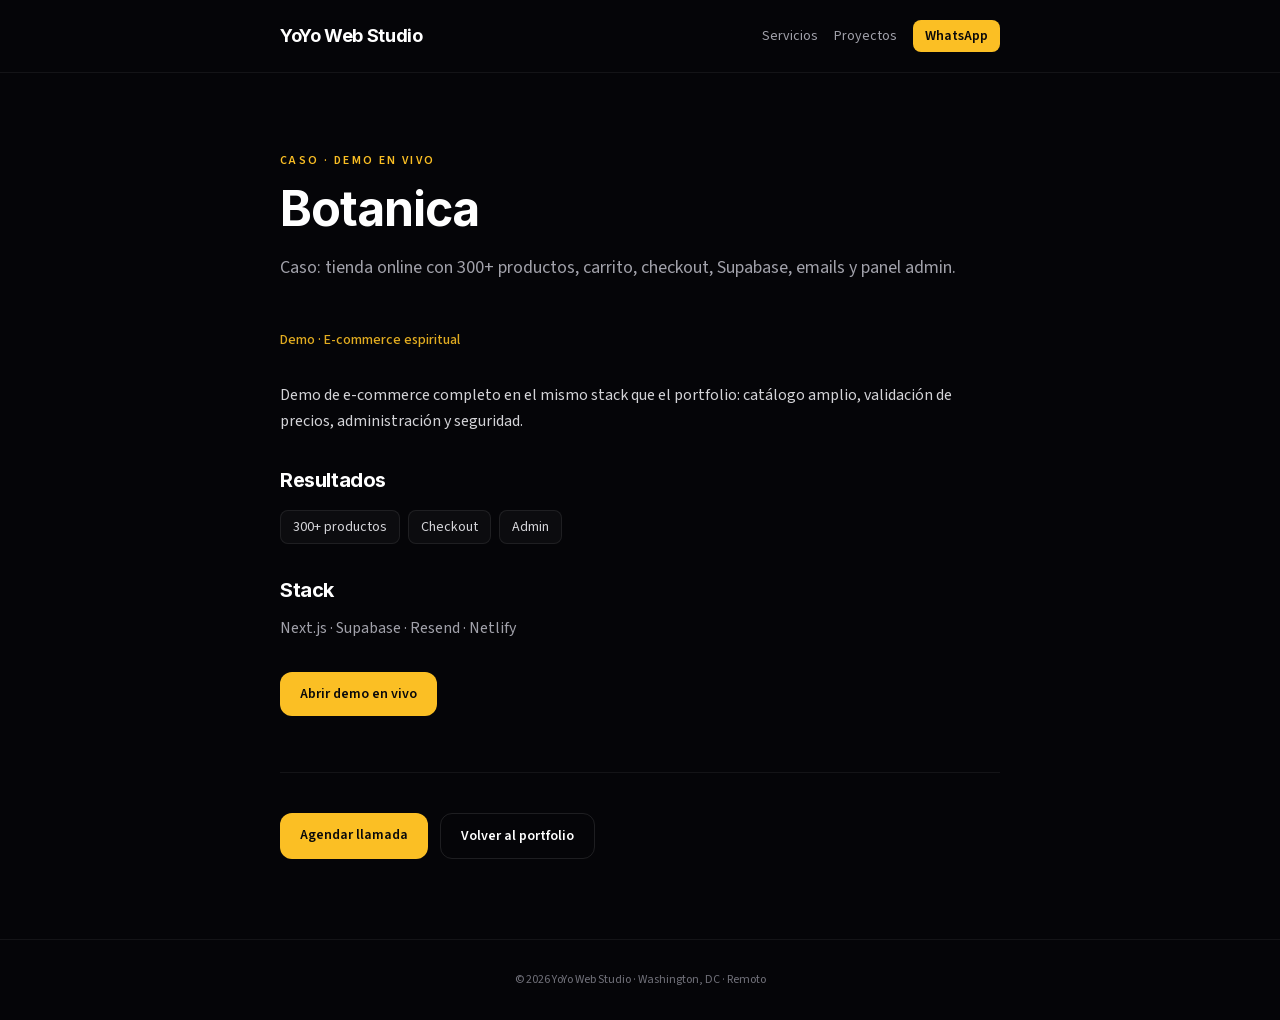
<file: proyectos/botanica.html>
<!DOCTYPE html><html lang="es"><head><meta charSet="utf-8"/><meta name="viewport" content="width=device-width, initial-scale=1"/><link rel="preload" href="/_next/static/media/692df4da22e71021-s.p.woff2" as="font" crossorigin="" type="font/woff2"/><link rel="preload" href="/_next/static/media/e4af272ccee01ff0-s.p.woff2" as="font" crossorigin="" type="font/woff2"/><link rel="preload" href="/_next/static/media/eaead17c7dbfcd5d-s.p.woff2" as="font" crossorigin="" type="font/woff2"/><link rel="stylesheet" href="/_next/static/css/ba5c1ccfebffc015.css" data-precedence="next"/><link rel="preload" as="script" fetchPriority="low" href="/_next/static/chunks/webpack-9914fdfd9155aedd.js"/><script src="/_next/static/chunks/618f8807-5a4020d6ae8563a5.js" async=""></script><script src="/_next/static/chunks/364-49974647ede3a597.js" async=""></script><script src="/_next/static/chunks/main-app-acb78d8b7ebc2417.js" async=""></script><script src="/_next/static/chunks/485-90cb189bb2b925c7.js" async=""></script><script src="/_next/static/chunks/app/proyectos/%5Bslug%5D/page-4e2d6a3ba587f0f0.js" async=""></script><script src="/_next/static/chunks/app/layout-c6918228c727d37f.js" async=""></script><link rel="preload" href="https://static.cloudflareinsights.com/beacon.min.js" as="script"/><title>Botanica | YoYo Web Studio</title><meta name="description" content="Caso: tienda online con 300+ productos, carrito, checkout, Supabase, emails y panel admin."/><meta name="robots" content="index, follow"/><meta name="googlebot" content="index, follow, max-image-preview:large, max-snippet:-1"/><link rel="canonical" href="https://yoyowebstudio.com/proyectos/botanica"/><meta property="og:title" content="Botanica | YoYo Web Studio"/><meta property="og:description" content="Caso: tienda online con 300+ productos, carrito, checkout, Supabase, emails y panel admin."/><meta property="og:url" content="https://yoyowebstudio.com/proyectos/botanica"/><meta name="twitter:card" content="summary"/><meta name="twitter:title" content="Botanica | YoYo Web Studio"/><meta name="twitter:description" content="Caso: tienda online con 300+ productos, carrito, checkout, Supabase, emails y panel admin."/><link rel="icon" href="/icon.png?6768aaf77a13f084" type="image/png" sizes="192x192"/><meta name="next-size-adjust"/><script src="/_next/static/chunks/polyfills-42372ed130431b0a.js" noModule=""></script></head><body class="__variable_63c8e8 __variable_bea9d5 __variable_d8ebd1 flex min-h-screen flex-col antialiased"><main class="flex-1"><div class="studio-theme min-h-screen bg-[#050508] text-zinc-100"><header class="border-b border-white/[0.06]"><div class="mx-auto flex max-w-3xl items-center justify-between px-6 py-5"><a class="font-display text-lg font-bold text-white transition hover:text-amber-400" href="/">YoYo Web Studio</a><div class="flex items-center gap-4 text-sm"><a class="text-zinc-400 hover:text-white" href="/servicios">Servicios</a><a class="text-zinc-400 hover:text-white" href="/proyectos">Proyectos</a><a href="https://wa.me/12026412072" target="_blank" rel="noopener noreferrer" class="rounded-lg bg-amber-400 px-3 py-1.5 font-semibold text-zinc-950">WhatsApp</a></div></div></header><main class="mx-auto max-w-3xl px-6 py-14 sm:py-20"><p class="text-xs font-semibold uppercase tracking-[0.2em] text-amber-400">Caso · demo en vivo</p><h1 class="mt-4 font-display text-3xl font-bold leading-tight text-white sm:text-5xl">Botanica</h1><p class="mt-5 text-lg leading-relaxed text-zinc-400">Caso: tienda online con 300+ productos, carrito, checkout, Supabase, emails y panel admin.</p><div class="mt-12 space-y-8 text-zinc-300"><p class="text-sm font-medium text-amber-400/90">Demo · E-commerce espiritual</p><p class="leading-relaxed text-zinc-300">Demo de e-commerce completo en el mismo stack que el portfolio: catálogo amplio, validación de precios, administración y seguridad.</p><div><h2 class="font-display text-xl font-bold text-white">Resultados</h2><ul class="mt-4 flex flex-wrap gap-2"><li class="rounded-lg border border-white/[0.08] bg-white/[0.03] px-3 py-1.5 text-sm text-zinc-300">300+ productos</li><li class="rounded-lg border border-white/[0.08] bg-white/[0.03] px-3 py-1.5 text-sm text-zinc-300">Checkout</li><li class="rounded-lg border border-white/[0.08] bg-white/[0.03] px-3 py-1.5 text-sm text-zinc-300">Admin</li></ul></div><div><h2 class="font-display text-xl font-bold text-white">Stack</h2><p class="mt-3 text-zinc-400">Next.js · Supabase · Resend · Netlify</p></div><p><a href="https://botanica-demo.yoyowebstudio.com" target="_blank" rel="noopener noreferrer" class="inline-flex rounded-xl bg-amber-400 px-5 py-3 text-sm font-semibold text-zinc-950">Abrir demo en vivo</a></p></div><div class="mt-14 flex flex-wrap gap-3 border-t border-white/[0.06] pt-10"><a href="https://wa.me/12026412072?text=Hola%20Yoisnel%2C%20quiero%20agendar%20una%20llamada%20de%2015%20minutos%20para%20hablar%20de%20un%20proyecto." target="_blank" rel="noopener noreferrer" class="inline-flex rounded-xl bg-amber-400 px-5 py-3 text-sm font-semibold text-zinc-950">Agendar llamada</a><a class="inline-flex rounded-xl border border-white/10 px-5 py-3 text-sm font-semibold text-white" href="/#contacto">Volver al portfolio</a></div></main><footer class="border-t border-white/[0.06] py-8 text-center text-xs text-zinc-500">© <!-- -->2026<!-- --> <!-- -->YoYo Web Studio<!-- --> · <!-- -->Washington, DC · Remoto</footer></div></main><script src="/_next/static/chunks/webpack-9914fdfd9155aedd.js" async=""></script><script>(self.__next_f=self.__next_f||[]).push([0]);self.__next_f.push([2,null])</script><script>self.__next_f.push([1,"1:HL[\"/_next/static/media/692df4da22e71021-s.p.woff2\",\"font\",{\"crossOrigin\":\"\",\"type\":\"font/woff2\"}]\n2:HL[\"/_next/static/media/e4af272ccee01ff0-s.p.woff2\",\"font\",{\"crossOrigin\":\"\",\"type\":\"font/woff2\"}]\n3:HL[\"/_next/static/media/eaead17c7dbfcd5d-s.p.woff2\",\"font\",{\"crossOrigin\":\"\",\"type\":\"font/woff2\"}]\n4:HL[\"/_next/static/css/ba5c1ccfebffc015.css\",\"style\"]\n"])</script><script>self.__next_f.push([1,"5:I[4690,[],\"\"]\n7:I[9485,[\"485\",\"static/chunks/485-90cb189bb2b925c7.js\",\"510\",\"static/chunks/app/proyectos/%5Bslug%5D/page-4e2d6a3ba587f0f0.js\"],\"\"]\n8:I[1742,[],\"\"]\na:I[9121,[],\"\"]\nb:I[2819,[\"185\",\"static/chunks/app/layout-c6918228c727d37f.js\"],\"LanguageProvider\"]\nc:I[3108,[\"185\",\"static/chunks/app/layout-c6918228c727d37f.js\"],\"\"]\ne:I[8201,[],\"\"]\n9:[\"slug\",\"botanica\",\"d\"]\nf:[]\n"])</script><script>self.__next_f.push([1,"0:[\"$\",\"$L5\",null,{\"buildId\":\"fatz--pckVwjOckKhl0n9\",\"assetPrefix\":\"\",\"urlParts\":[\"\",\"proyectos\",\"botanica\"],\"initialTree\":[\"\",{\"children\":[\"proyectos\",{\"children\":[[\"slug\",\"botanica\",\"d\"],{\"children\":[\"__PAGE__?{\\\"slug\\\":\\\"botanica\\\"}\",{}]}]}]},\"$undefined\",\"$undefined\",true],\"initialSeedData\":[\"\",{\"children\":[\"proyectos\",{\"children\":[[\"slug\",\"botanica\",\"d\"],{\"children\":[\"__PAGE__\",{},[[\"$L6\",[\"$\",\"div\",null,{\"className\":\"studio-theme min-h-screen bg-[#050508] text-zinc-100\",\"children\":[[\"$\",\"header\",null,{\"className\":\"border-b border-white/[0.06]\",\"children\":[\"$\",\"div\",null,{\"className\":\"mx-auto flex max-w-3xl items-center justify-between px-6 py-5\",\"children\":[[\"$\",\"$L7\",null,{\"href\":\"/\",\"className\":\"font-display text-lg font-bold text-white transition hover:text-amber-400\",\"children\":\"YoYo Web Studio\"}],[\"$\",\"div\",null,{\"className\":\"flex items-center gap-4 text-sm\",\"children\":[[\"$\",\"$L7\",null,{\"href\":\"/servicios\",\"className\":\"text-zinc-400 hover:text-white\",\"children\":\"Servicios\"}],[\"$\",\"$L7\",null,{\"href\":\"/proyectos\",\"className\":\"text-zinc-400 hover:text-white\",\"children\":\"Proyectos\"}],[\"$\",\"a\",null,{\"href\":\"https://wa.me/12026412072\",\"target\":\"_blank\",\"rel\":\"noopener noreferrer\",\"className\":\"rounded-lg bg-amber-400 px-3 py-1.5 font-semibold text-zinc-950\",\"children\":\"WhatsApp\"}]]}]]}]}],[\"$\",\"main\",null,{\"className\":\"mx-auto max-w-3xl px-6 py-14 sm:py-20\",\"children\":[[\"$\",\"p\",null,{\"className\":\"text-xs font-semibold uppercase tracking-[0.2em] text-amber-400\",\"children\":\"Caso · demo en vivo\"}],[\"$\",\"h1\",null,{\"className\":\"mt-4 font-display text-3xl font-bold leading-tight text-white sm:text-5xl\",\"children\":\"Botanica\"}],[\"$\",\"p\",null,{\"className\":\"mt-5 text-lg leading-relaxed text-zinc-400\",\"children\":\"Caso: tienda online con 300+ productos, carrito, checkout, Supabase, emails y panel admin.\"}],[\"$\",\"div\",null,{\"className\":\"mt-12 space-y-8 text-zinc-300\",\"children\":[[\"$\",\"p\",null,{\"className\":\"text-sm font-medium text-amber-400/90\",\"children\":\"Demo · E-commerce espiritual\"}],[[\"$\",\"p\",\"Demo de e-commerce completo en el mismo \",{\"className\":\"leading-relaxed text-zinc-300\",\"children\":\"Demo de e-commerce completo en el mismo stack que el portfolio: catálogo amplio, validación de precios, administración y seguridad.\"}]],[\"$\",\"div\",null,{\"children\":[[\"$\",\"h2\",null,{\"className\":\"font-display text-xl font-bold text-white\",\"children\":\"Resultados\"}],[\"$\",\"ul\",null,{\"className\":\"mt-4 flex flex-wrap gap-2\",\"children\":[[\"$\",\"li\",\"300+ productos\",{\"className\":\"rounded-lg border border-white/[0.08] bg-white/[0.03] px-3 py-1.5 text-sm text-zinc-300\",\"children\":\"300+ productos\"}],[\"$\",\"li\",\"Checkout\",{\"className\":\"rounded-lg border border-white/[0.08] bg-white/[0.03] px-3 py-1.5 text-sm text-zinc-300\",\"children\":\"Checkout\"}],[\"$\",\"li\",\"Admin\",{\"className\":\"rounded-lg border border-white/[0.08] bg-white/[0.03] px-3 py-1.5 text-sm text-zinc-300\",\"children\":\"Admin\"}]]}]]}],[\"$\",\"div\",null,{\"children\":[[\"$\",\"h2\",null,{\"className\":\"font-display text-xl font-bold text-white\",\"children\":\"Stack\"}],[\"$\",\"p\",null,{\"className\":\"mt-3 text-zinc-400\",\"children\":\"Next.js · Supabase · Resend · Netlify\"}]]}],[\"$\",\"p\",null,{\"children\":[\"$\",\"a\",null,{\"href\":\"https://botanica-demo.yoyowebstudio.com\",\"target\":\"_blank\",\"rel\":\"noopener noreferrer\",\"className\":\"inline-flex rounded-xl bg-amber-400 px-5 py-3 text-sm font-semibold text-zinc-950\",\"children\":\"Abrir demo en vivo\"}]}]]}],[\"$\",\"div\",null,{\"className\":\"mt-14 flex flex-wrap gap-3 border-t border-white/[0.06] pt-10\",\"children\":[[\"$\",\"a\",null,{\"href\":\"https://wa.me/12026412072?text=Hola%20Yoisnel%2C%20quiero%20agendar%20una%20llamada%20de%2015%20minutos%20para%20hablar%20de%20un%20proyecto.\",\"target\":\"_blank\",\"rel\":\"noopener noreferrer\",\"className\":\"inline-flex rounded-xl bg-amber-400 px-5 py-3 text-sm font-semibold text-zinc-950\",\"children\":\"Agendar llamada\"}],[\"$\",\"$L7\",null,{\"href\":\"/#contacto\",\"className\":\"inline-flex rounded-xl border border-white/10 px-5 py-3 text-sm font-semibold text-white\",\"children\":\"Volver al portfolio\"}]]}]]}],[\"$\",\"footer\",null,{\"className\":\"border-t border-white/[0.06] py-8 text-center text-xs text-zinc-500\",\"children\":[\"© \",2026,\" \",\"YoYo Web Studio\",\" · \",\"Washington, DC · Remoto\"]}]]}],null],null],null]},[null,[\"$\",\"$L8\",null,{\"parallelRouterKey\":\"children\",\"segmentPath\":[\"children\",\"proyectos\",\"children\",\"$9\",\"children\"],\"error\":\"$undefined\",\"errorStyles\":\"$undefined\",\"errorScripts\":\"$undefined\",\"template\":[\"$\",\"$La\",null,{}],\"templateStyles\":\"$undefined\",\"templateScripts\":\"$undefined\",\"notFound\":\"$undefined\",\"notFoundStyles\":\"$undefined\"}]],null]},[[null,[\"$\",\"$L8\",null,{\"parallelRouterKey\":\"children\",\"segmentPath\":[\"children\",\"proyectos\",\"children\"],\"error\":\"$undefined\",\"errorStyles\":\"$undefined\",\"errorScripts\":\"$undefined\",\"template\":[\"$\",\"$La\",null,{}],\"templateStyles\":\"$undefined\",\"templateScripts\":\"$undefined\",\"notFound\":\"$undefined\",\"notFoundStyles\":\"$undefined\"}]],null],null]},[[[[\"$\",\"link\",\"0\",{\"rel\":\"stylesheet\",\"href\":\"/_next/static/css/ba5c1ccfebffc015.css\",\"precedence\":\"next\",\"crossOrigin\":\"$undefined\"}]],[\"$\",\"html\",null,{\"lang\":\"es\",\"suppressHydrationWarning\":true,\"children\":[\"$\",\"body\",null,{\"className\":\"__variable_63c8e8 __variable_bea9d5 __variable_d8ebd1 flex min-h-screen flex-col antialiased\",\"children\":[[\"$\",\"$Lb\",null,{\"children\":[\"$\",\"main\",null,{\"className\":\"flex-1\",\"children\":[\"$\",\"$L8\",null,{\"parallelRouterKey\":\"children\",\"segmentPath\":[\"children\"],\"error\":\"$undefined\",\"errorStyles\":\"$undefined\",\"errorScripts\":\"$undefined\",\"template\":[\"$\",\"$La\",null,{}],\"templateStyles\":\"$undefined\",\"templateScripts\":\"$undefined\",\"notFound\":[\"$\",\"div\",null,{\"className\":\"studio-theme flex min-h-screen flex-col items-center justify-center bg-[#050508] px-6 text-center text-zinc-100\",\"children\":[[\"$\",\"p\",null,{\"className\":\"text-sm uppercase tracking-[0.3em] text-amber-400\",\"children\":\"404\"}],[\"$\",\"h1\",null,{\"className\":\"mt-4 font-display text-4xl font-bold\",\"children\":\"Página no encontrada\"}],[\"$\",\"a\",null,{\"href\":\"/\",\"className\":\"mt-8 rounded-full bg-white px-7 py-3 text-sm font-semibold text-black hover:bg-amber-400\",\"children\":\"YoYo Web Studio\"}]]}],\"notFoundStyles\":[]}]}]}],[\"$\",\"$Lc\",null,{\"src\":\"https://static.cloudflareinsights.com/beacon.min.js\",\"strategy\":\"afterInteractive\",\"defer\":true,\"data-cf-beacon\":\"{\\\"token\\\":\\\"f5c70dfe0dd846918ca96aea46c50e23\\\"}\"}]]}]}]],null],null],\"couldBeIntercepted\":false,\"initialHead\":[null,\"$Ld\"],\"globalErrorComponent\":\"$e\",\"missingSlots\":\"$Wf\"}]\n"])</script><script>self.__next_f.push([1,"d:[[\"$\",\"meta\",\"0\",{\"name\":\"viewport\",\"content\":\"width=device-width, initial-scale=1\"}],[\"$\",\"meta\",\"1\",{\"charSet\":\"utf-8\"}],[\"$\",\"title\",\"2\",{\"children\":\"Botanica | YoYo Web Studio\"}],[\"$\",\"meta\",\"3\",{\"name\":\"description\",\"content\":\"Caso: tienda online con 300+ productos, carrito, checkout, Supabase, emails y panel admin.\"}],[\"$\",\"meta\",\"4\",{\"name\":\"robots\",\"content\":\"index, follow\"}],[\"$\",\"meta\",\"5\",{\"name\":\"googlebot\",\"content\":\"index, follow, max-image-preview:large, max-snippet:-1\"}],[\"$\",\"link\",\"6\",{\"rel\":\"canonical\",\"href\":\"https://yoyowebstudio.com/proyectos/botanica\"}],[\"$\",\"meta\",\"7\",{\"property\":\"og:title\",\"content\":\"Botanica | YoYo Web Studio\"}],[\"$\",\"meta\",\"8\",{\"property\":\"og:description\",\"content\":\"Caso: tienda online con 300+ productos, carrito, checkout, Supabase, emails y panel admin.\"}],[\"$\",\"meta\",\"9\",{\"property\":\"og:url\",\"content\":\"https://yoyowebstudio.com/proyectos/botanica\"}],[\"$\",\"meta\",\"10\",{\"name\":\"twitter:card\",\"content\":\"summary\"}],[\"$\",\"meta\",\"11\",{\"name\":\"twitter:title\",\"content\":\"Botanica | YoYo Web Studio\"}],[\"$\",\"meta\",\"12\",{\"name\":\"twitter:description\",\"content\":\"Caso: tienda online con 300+ productos, carrito, checkout, Supabase, emails y panel admin.\"}],[\"$\",\"link\",\"13\",{\"rel\":\"icon\",\"href\":\"/icon.png?6768aaf77a13f084\",\"type\":\"image/png\",\"sizes\":\"192x192\"}],[\"$\",\"meta\",\"14\",{\"name\":\"next-size-adjust\"}]]\n6:null\n"])</script></body></html>
</file>
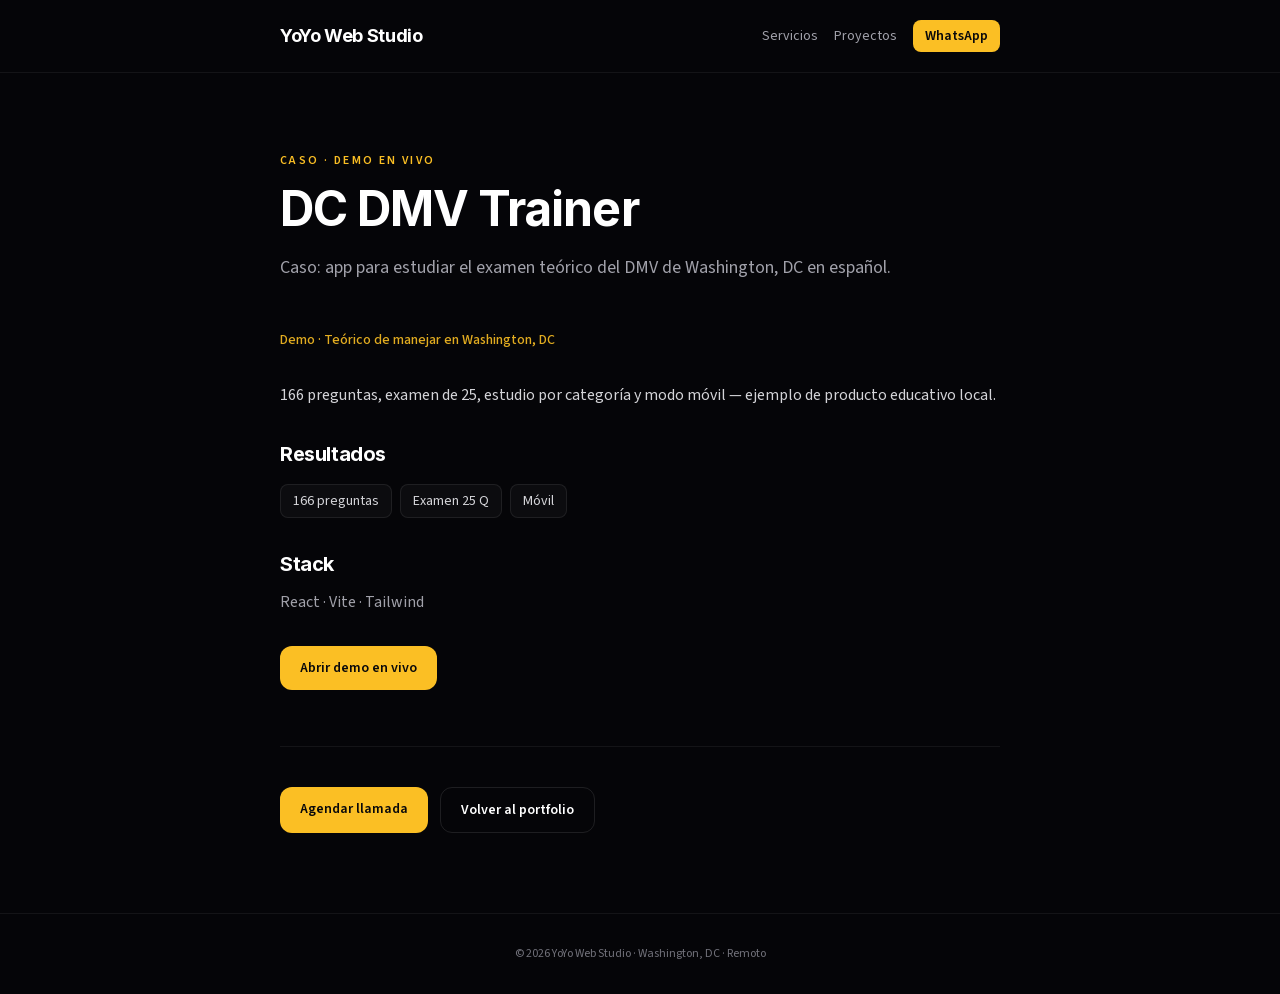
<file: proyectos/dc-dmv-trainer.html>
<!DOCTYPE html><html lang="es"><head><meta charSet="utf-8"/><meta name="viewport" content="width=device-width, initial-scale=1"/><link rel="preload" href="/_next/static/media/692df4da22e71021-s.p.woff2" as="font" crossorigin="" type="font/woff2"/><link rel="preload" href="/_next/static/media/e4af272ccee01ff0-s.p.woff2" as="font" crossorigin="" type="font/woff2"/><link rel="preload" href="/_next/static/media/eaead17c7dbfcd5d-s.p.woff2" as="font" crossorigin="" type="font/woff2"/><link rel="stylesheet" href="/_next/static/css/ba5c1ccfebffc015.css" data-precedence="next"/><link rel="preload" as="script" fetchPriority="low" href="/_next/static/chunks/webpack-9914fdfd9155aedd.js"/><script src="/_next/static/chunks/618f8807-5a4020d6ae8563a5.js" async=""></script><script src="/_next/static/chunks/364-49974647ede3a597.js" async=""></script><script src="/_next/static/chunks/main-app-acb78d8b7ebc2417.js" async=""></script><script src="/_next/static/chunks/485-90cb189bb2b925c7.js" async=""></script><script src="/_next/static/chunks/app/proyectos/%5Bslug%5D/page-4e2d6a3ba587f0f0.js" async=""></script><script src="/_next/static/chunks/app/layout-c6918228c727d37f.js" async=""></script><link rel="preload" href="https://static.cloudflareinsights.com/beacon.min.js" as="script"/><title>DC DMV Trainer | YoYo Web Studio</title><meta name="description" content="Caso: app para estudiar el examen teórico del DMV de Washington, DC en español."/><meta name="robots" content="index, follow"/><meta name="googlebot" content="index, follow, max-image-preview:large, max-snippet:-1"/><link rel="canonical" href="https://yoyowebstudio.com/proyectos/dc-dmv-trainer"/><meta property="og:title" content="DC DMV Trainer | YoYo Web Studio"/><meta property="og:description" content="Caso: app para estudiar el examen teórico del DMV de Washington, DC en español."/><meta property="og:url" content="https://yoyowebstudio.com/proyectos/dc-dmv-trainer"/><meta name="twitter:card" content="summary"/><meta name="twitter:title" content="DC DMV Trainer | YoYo Web Studio"/><meta name="twitter:description" content="Caso: app para estudiar el examen teórico del DMV de Washington, DC en español."/><link rel="icon" href="/icon.png?6768aaf77a13f084" type="image/png" sizes="192x192"/><meta name="next-size-adjust"/><script src="/_next/static/chunks/polyfills-42372ed130431b0a.js" noModule=""></script></head><body class="__variable_63c8e8 __variable_bea9d5 __variable_d8ebd1 flex min-h-screen flex-col antialiased"><main class="flex-1"><div class="studio-theme min-h-screen bg-[#050508] text-zinc-100"><header class="border-b border-white/[0.06]"><div class="mx-auto flex max-w-3xl items-center justify-between px-6 py-5"><a class="font-display text-lg font-bold text-white transition hover:text-amber-400" href="/">YoYo Web Studio</a><div class="flex items-center gap-4 text-sm"><a class="text-zinc-400 hover:text-white" href="/servicios">Servicios</a><a class="text-zinc-400 hover:text-white" href="/proyectos">Proyectos</a><a href="https://wa.me/12026412072" target="_blank" rel="noopener noreferrer" class="rounded-lg bg-amber-400 px-3 py-1.5 font-semibold text-zinc-950">WhatsApp</a></div></div></header><main class="mx-auto max-w-3xl px-6 py-14 sm:py-20"><p class="text-xs font-semibold uppercase tracking-[0.2em] text-amber-400">Caso · demo en vivo</p><h1 class="mt-4 font-display text-3xl font-bold leading-tight text-white sm:text-5xl">DC DMV Trainer</h1><p class="mt-5 text-lg leading-relaxed text-zinc-400">Caso: app para estudiar el examen teórico del DMV de Washington, DC en español.</p><div class="mt-12 space-y-8 text-zinc-300"><p class="text-sm font-medium text-amber-400/90">Demo · Teórico de manejar en Washington, DC</p><p class="leading-relaxed text-zinc-300">166 preguntas, examen de 25, estudio por categoría y modo móvil — ejemplo de producto educativo local.</p><div><h2 class="font-display text-xl font-bold text-white">Resultados</h2><ul class="mt-4 flex flex-wrap gap-2"><li class="rounded-lg border border-white/[0.08] bg-white/[0.03] px-3 py-1.5 text-sm text-zinc-300">166 preguntas</li><li class="rounded-lg border border-white/[0.08] bg-white/[0.03] px-3 py-1.5 text-sm text-zinc-300">Examen 25 Q</li><li class="rounded-lg border border-white/[0.08] bg-white/[0.03] px-3 py-1.5 text-sm text-zinc-300">Móvil</li></ul></div><div><h2 class="font-display text-xl font-bold text-white">Stack</h2><p class="mt-3 text-zinc-400">React · Vite · Tailwind</p></div><p><a href="https://dc-dmv.yoyowebstudio.com" target="_blank" rel="noopener noreferrer" class="inline-flex rounded-xl bg-amber-400 px-5 py-3 text-sm font-semibold text-zinc-950">Abrir demo en vivo</a></p></div><div class="mt-14 flex flex-wrap gap-3 border-t border-white/[0.06] pt-10"><a href="https://wa.me/12026412072?text=Hola%20Yoisnel%2C%20quiero%20agendar%20una%20llamada%20de%2015%20minutos%20para%20hablar%20de%20un%20proyecto." target="_blank" rel="noopener noreferrer" class="inline-flex rounded-xl bg-amber-400 px-5 py-3 text-sm font-semibold text-zinc-950">Agendar llamada</a><a class="inline-flex rounded-xl border border-white/10 px-5 py-3 text-sm font-semibold text-white" href="/#contacto">Volver al portfolio</a></div></main><footer class="border-t border-white/[0.06] py-8 text-center text-xs text-zinc-500">© <!-- -->2026<!-- --> <!-- -->YoYo Web Studio<!-- --> · <!-- -->Washington, DC · Remoto</footer></div></main><script src="/_next/static/chunks/webpack-9914fdfd9155aedd.js" async=""></script><script>(self.__next_f=self.__next_f||[]).push([0]);self.__next_f.push([2,null])</script><script>self.__next_f.push([1,"1:HL[\"/_next/static/media/692df4da22e71021-s.p.woff2\",\"font\",{\"crossOrigin\":\"\",\"type\":\"font/woff2\"}]\n2:HL[\"/_next/static/media/e4af272ccee01ff0-s.p.woff2\",\"font\",{\"crossOrigin\":\"\",\"type\":\"font/woff2\"}]\n3:HL[\"/_next/static/media/eaead17c7dbfcd5d-s.p.woff2\",\"font\",{\"crossOrigin\":\"\",\"type\":\"font/woff2\"}]\n4:HL[\"/_next/static/css/ba5c1ccfebffc015.css\",\"style\"]\n"])</script><script>self.__next_f.push([1,"5:I[4690,[],\"\"]\n7:I[9485,[\"485\",\"static/chunks/485-90cb189bb2b925c7.js\",\"510\",\"static/chunks/app/proyectos/%5Bslug%5D/page-4e2d6a3ba587f0f0.js\"],\"\"]\n8:I[1742,[],\"\"]\na:I[9121,[],\"\"]\nb:I[2819,[\"185\",\"static/chunks/app/layout-c6918228c727d37f.js\"],\"LanguageProvider\"]\nc:I[3108,[\"185\",\"static/chunks/app/layout-c6918228c727d37f.js\"],\"\"]\ne:I[8201,[],\"\"]\n9:[\"slug\",\"dc-dmv-trainer\",\"d\"]\nf:[]\n"])</script><script>self.__next_f.push([1,"0:[\"$\",\"$L5\",null,{\"buildId\":\"fatz--pckVwjOckKhl0n9\",\"assetPrefix\":\"\",\"urlParts\":[\"\",\"proyectos\",\"dc-dmv-trainer\"],\"initialTree\":[\"\",{\"children\":[\"proyectos\",{\"children\":[[\"slug\",\"dc-dmv-trainer\",\"d\"],{\"children\":[\"__PAGE__?{\\\"slug\\\":\\\"dc-dmv-trainer\\\"}\",{}]}]}]},\"$undefined\",\"$undefined\",true],\"initialSeedData\":[\"\",{\"children\":[\"proyectos\",{\"children\":[[\"slug\",\"dc-dmv-trainer\",\"d\"],{\"children\":[\"__PAGE__\",{},[[\"$L6\",[\"$\",\"div\",null,{\"className\":\"studio-theme min-h-screen bg-[#050508] text-zinc-100\",\"children\":[[\"$\",\"header\",null,{\"className\":\"border-b border-white/[0.06]\",\"children\":[\"$\",\"div\",null,{\"className\":\"mx-auto flex max-w-3xl items-center justify-between px-6 py-5\",\"children\":[[\"$\",\"$L7\",null,{\"href\":\"/\",\"className\":\"font-display text-lg font-bold text-white transition hover:text-amber-400\",\"children\":\"YoYo Web Studio\"}],[\"$\",\"div\",null,{\"className\":\"flex items-center gap-4 text-sm\",\"children\":[[\"$\",\"$L7\",null,{\"href\":\"/servicios\",\"className\":\"text-zinc-400 hover:text-white\",\"children\":\"Servicios\"}],[\"$\",\"$L7\",null,{\"href\":\"/proyectos\",\"className\":\"text-zinc-400 hover:text-white\",\"children\":\"Proyectos\"}],[\"$\",\"a\",null,{\"href\":\"https://wa.me/12026412072\",\"target\":\"_blank\",\"rel\":\"noopener noreferrer\",\"className\":\"rounded-lg bg-amber-400 px-3 py-1.5 font-semibold text-zinc-950\",\"children\":\"WhatsApp\"}]]}]]}]}],[\"$\",\"main\",null,{\"className\":\"mx-auto max-w-3xl px-6 py-14 sm:py-20\",\"children\":[[\"$\",\"p\",null,{\"className\":\"text-xs font-semibold uppercase tracking-[0.2em] text-amber-400\",\"children\":\"Caso · demo en vivo\"}],[\"$\",\"h1\",null,{\"className\":\"mt-4 font-display text-3xl font-bold leading-tight text-white sm:text-5xl\",\"children\":\"DC DMV Trainer\"}],[\"$\",\"p\",null,{\"className\":\"mt-5 text-lg leading-relaxed text-zinc-400\",\"children\":\"Caso: app para estudiar el examen teórico del DMV de Washington, DC en español.\"}],[\"$\",\"div\",null,{\"className\":\"mt-12 space-y-8 text-zinc-300\",\"children\":[[\"$\",\"p\",null,{\"className\":\"text-sm font-medium text-amber-400/90\",\"children\":\"Demo · Teórico de manejar en Washington, DC\"}],[[\"$\",\"p\",\"166 preguntas, examen de 25, estudio por\",{\"className\":\"leading-relaxed text-zinc-300\",\"children\":\"166 preguntas, examen de 25, estudio por categoría y modo móvil — ejemplo de producto educativo local.\"}]],[\"$\",\"div\",null,{\"children\":[[\"$\",\"h2\",null,{\"className\":\"font-display text-xl font-bold text-white\",\"children\":\"Resultados\"}],[\"$\",\"ul\",null,{\"className\":\"mt-4 flex flex-wrap gap-2\",\"children\":[[\"$\",\"li\",\"166 preguntas\",{\"className\":\"rounded-lg border border-white/[0.08] bg-white/[0.03] px-3 py-1.5 text-sm text-zinc-300\",\"children\":\"166 preguntas\"}],[\"$\",\"li\",\"Examen 25 Q\",{\"className\":\"rounded-lg border border-white/[0.08] bg-white/[0.03] px-3 py-1.5 text-sm text-zinc-300\",\"children\":\"Examen 25 Q\"}],[\"$\",\"li\",\"Móvil\",{\"className\":\"rounded-lg border border-white/[0.08] bg-white/[0.03] px-3 py-1.5 text-sm text-zinc-300\",\"children\":\"Móvil\"}]]}]]}],[\"$\",\"div\",null,{\"children\":[[\"$\",\"h2\",null,{\"className\":\"font-display text-xl font-bold text-white\",\"children\":\"Stack\"}],[\"$\",\"p\",null,{\"className\":\"mt-3 text-zinc-400\",\"children\":\"React · Vite · Tailwind\"}]]}],[\"$\",\"p\",null,{\"children\":[\"$\",\"a\",null,{\"href\":\"https://dc-dmv.yoyowebstudio.com\",\"target\":\"_blank\",\"rel\":\"noopener noreferrer\",\"className\":\"inline-flex rounded-xl bg-amber-400 px-5 py-3 text-sm font-semibold text-zinc-950\",\"children\":\"Abrir demo en vivo\"}]}]]}],[\"$\",\"div\",null,{\"className\":\"mt-14 flex flex-wrap gap-3 border-t border-white/[0.06] pt-10\",\"children\":[[\"$\",\"a\",null,{\"href\":\"https://wa.me/12026412072?text=Hola%20Yoisnel%2C%20quiero%20agendar%20una%20llamada%20de%2015%20minutos%20para%20hablar%20de%20un%20proyecto.\",\"target\":\"_blank\",\"rel\":\"noopener noreferrer\",\"className\":\"inline-flex rounded-xl bg-amber-400 px-5 py-3 text-sm font-semibold text-zinc-950\",\"children\":\"Agendar llamada\"}],[\"$\",\"$L7\",null,{\"href\":\"/#contacto\",\"className\":\"inline-flex rounded-xl border border-white/10 px-5 py-3 text-sm font-semibold text-white\",\"children\":\"Volver al portfolio\"}]]}]]}],[\"$\",\"footer\",null,{\"className\":\"border-t border-white/[0.06] py-8 text-center text-xs text-zinc-500\",\"children\":[\"© \",2026,\" \",\"YoYo Web Studio\",\" · \",\"Washington, DC · Remoto\"]}]]}],null],null],null]},[null,[\"$\",\"$L8\",null,{\"parallelRouterKey\":\"children\",\"segmentPath\":[\"children\",\"proyectos\",\"children\",\"$9\",\"children\"],\"error\":\"$undefined\",\"errorStyles\":\"$undefined\",\"errorScripts\":\"$undefined\",\"template\":[\"$\",\"$La\",null,{}],\"templateStyles\":\"$undefined\",\"templateScripts\":\"$undefined\",\"notFound\":\"$undefined\",\"notFoundStyles\":\"$undefined\"}]],null]},[[null,[\"$\",\"$L8\",null,{\"parallelRouterKey\":\"children\",\"segmentPath\":[\"children\",\"proyectos\",\"children\"],\"error\":\"$undefined\",\"errorStyles\":\"$undefined\",\"errorScripts\":\"$undefined\",\"template\":[\"$\",\"$La\",null,{}],\"templateStyles\":\"$undefined\",\"templateScripts\":\"$undefined\",\"notFound\":\"$undefined\",\"notFoundStyles\":\"$undefined\"}]],null],null]},[[[[\"$\",\"link\",\"0\",{\"rel\":\"stylesheet\",\"href\":\"/_next/static/css/ba5c1ccfebffc015.css\",\"precedence\":\"next\",\"crossOrigin\":\"$undefined\"}]],[\"$\",\"html\",null,{\"lang\":\"es\",\"suppressHydrationWarning\":true,\"children\":[\"$\",\"body\",null,{\"className\":\"__variable_63c8e8 __variable_bea9d5 __variable_d8ebd1 flex min-h-screen flex-col antialiased\",\"children\":[[\"$\",\"$Lb\",null,{\"children\":[\"$\",\"main\",null,{\"className\":\"flex-1\",\"children\":[\"$\",\"$L8\",null,{\"parallelRouterKey\":\"children\",\"segmentPath\":[\"children\"],\"error\":\"$undefined\",\"errorStyles\":\"$undefined\",\"errorScripts\":\"$undefined\",\"template\":[\"$\",\"$La\",null,{}],\"templateStyles\":\"$undefined\",\"templateScripts\":\"$undefined\",\"notFound\":[\"$\",\"div\",null,{\"className\":\"studio-theme flex min-h-screen flex-col items-center justify-center bg-[#050508] px-6 text-center text-zinc-100\",\"children\":[[\"$\",\"p\",null,{\"className\":\"text-sm uppercase tracking-[0.3em] text-amber-400\",\"children\":\"404\"}],[\"$\",\"h1\",null,{\"className\":\"mt-4 font-display text-4xl font-bold\",\"children\":\"Página no encontrada\"}],[\"$\",\"a\",null,{\"href\":\"/\",\"className\":\"mt-8 rounded-full bg-white px-7 py-3 text-sm font-semibold text-black hover:bg-amber-400\",\"children\":\"YoYo Web Studio\"}]]}],\"notFoundStyles\":[]}]}]}],[\"$\",\"$Lc\",null,{\"src\":\"https://static.cloudflareinsights.com/beacon.min.js\",\"strategy\":\"afterInteractive\",\"defer\":true,\"data-cf-beacon\":\"{\\\"token\\\":\\\"f5c70dfe0dd846918ca96aea46c50e23\\\"}\"}]]}]}]],null],null],\"couldBeIntercepted\":false,\"initialHead\":[null,\"$Ld\"],\"globalErrorComponent\":\"$e\",\"missingSlots\":\"$Wf\"}]\n"])</script><script>self.__next_f.push([1,"d:[[\"$\",\"meta\",\"0\",{\"name\":\"viewport\",\"content\":\"width=device-width, initial-scale=1\"}],[\"$\",\"meta\",\"1\",{\"charSet\":\"utf-8\"}],[\"$\",\"title\",\"2\",{\"children\":\"DC DMV Trainer | YoYo Web Studio\"}],[\"$\",\"meta\",\"3\",{\"name\":\"description\",\"content\":\"Caso: app para estudiar el examen teórico del DMV de Washington, DC en español.\"}],[\"$\",\"meta\",\"4\",{\"name\":\"robots\",\"content\":\"index, follow\"}],[\"$\",\"meta\",\"5\",{\"name\":\"googlebot\",\"content\":\"index, follow, max-image-preview:large, max-snippet:-1\"}],[\"$\",\"link\",\"6\",{\"rel\":\"canonical\",\"href\":\"https://yoyowebstudio.com/proyectos/dc-dmv-trainer\"}],[\"$\",\"meta\",\"7\",{\"property\":\"og:title\",\"content\":\"DC DMV Trainer | YoYo Web Studio\"}],[\"$\",\"meta\",\"8\",{\"property\":\"og:description\",\"content\":\"Caso: app para estudiar el examen teórico del DMV de Washington, DC en español.\"}],[\"$\",\"meta\",\"9\",{\"property\":\"og:url\",\"content\":\"https://yoyowebstudio.com/proyectos/dc-dmv-trainer\"}],[\"$\",\"meta\",\"10\",{\"name\":\"twitter:card\",\"content\":\"summary\"}],[\"$\",\"meta\",\"11\",{\"name\":\"twitter:title\",\"content\":\"DC DMV Trainer | YoYo Web Studio\"}],[\"$\",\"meta\",\"12\",{\"name\":\"twitter:description\",\"content\":\"Caso: app para estudiar el examen teórico del DMV de Washington, DC en español.\"}],[\"$\",\"link\",\"13\",{\"rel\":\"icon\",\"href\":\"/icon.png?6768aaf77a13f084\",\"type\":\"image/png\",\"sizes\":\"192x192\"}],[\"$\",\"meta\",\"14\",{\"name\":\"next-size-adjust\"}]]\n6:null\n"])</script></body></html>
</file>
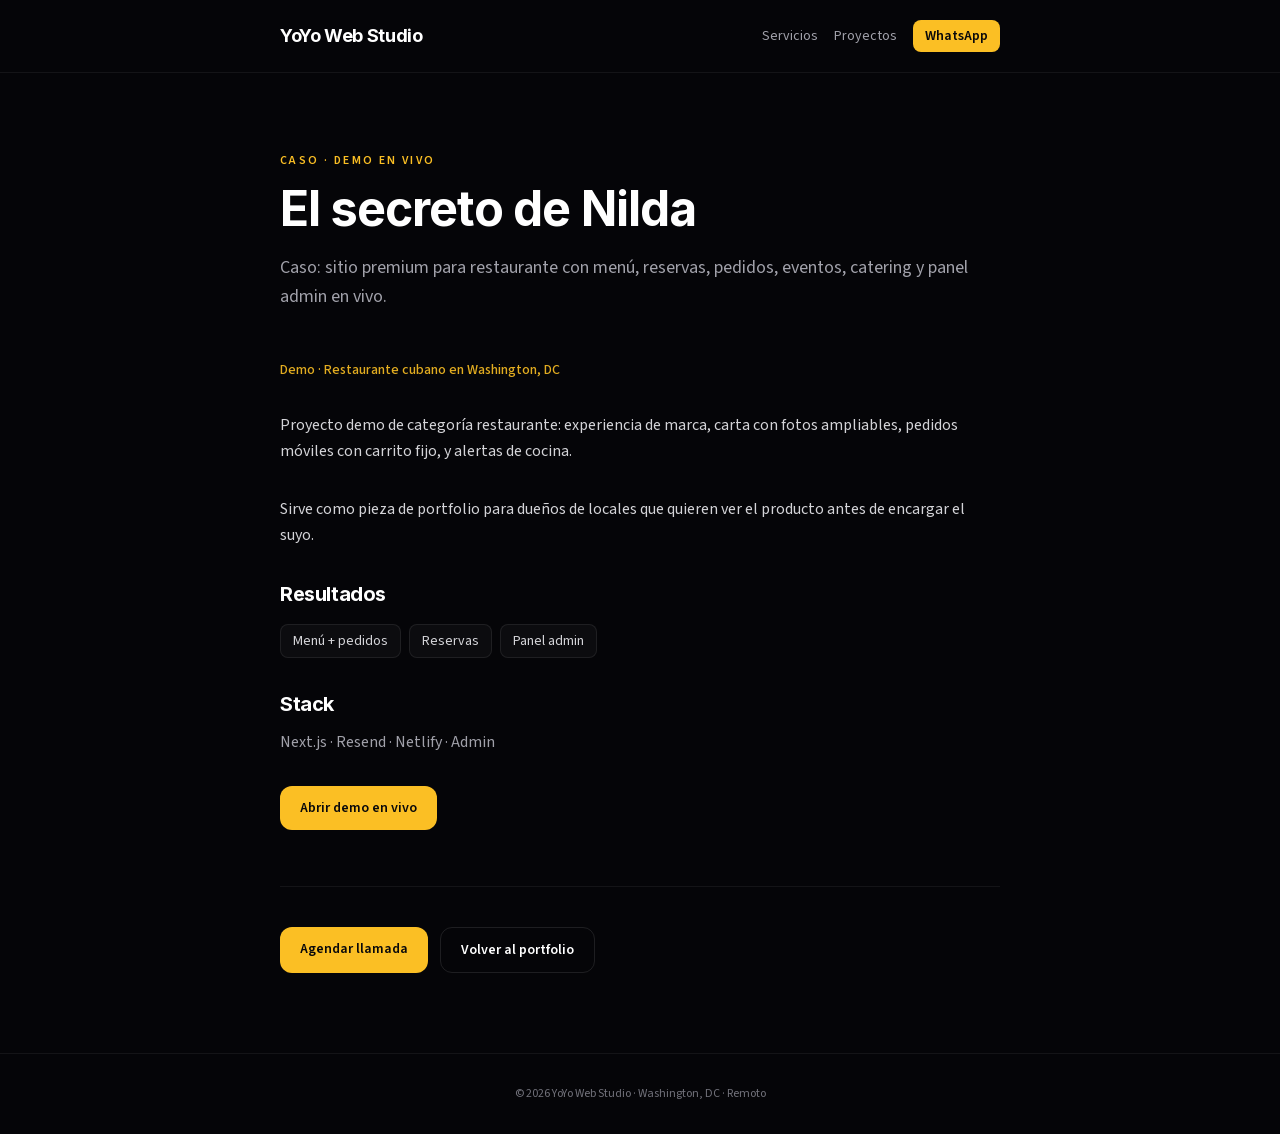
<file: proyectos/el-secreto-de-nilda.html>
<!DOCTYPE html><html lang="es"><head><meta charSet="utf-8"/><meta name="viewport" content="width=device-width, initial-scale=1"/><link rel="preload" href="/_next/static/media/692df4da22e71021-s.p.woff2" as="font" crossorigin="" type="font/woff2"/><link rel="preload" href="/_next/static/media/e4af272ccee01ff0-s.p.woff2" as="font" crossorigin="" type="font/woff2"/><link rel="preload" href="/_next/static/media/eaead17c7dbfcd5d-s.p.woff2" as="font" crossorigin="" type="font/woff2"/><link rel="stylesheet" href="/_next/static/css/ba5c1ccfebffc015.css" data-precedence="next"/><link rel="preload" as="script" fetchPriority="low" href="/_next/static/chunks/webpack-9914fdfd9155aedd.js"/><script src="/_next/static/chunks/618f8807-5a4020d6ae8563a5.js" async=""></script><script src="/_next/static/chunks/364-49974647ede3a597.js" async=""></script><script src="/_next/static/chunks/main-app-acb78d8b7ebc2417.js" async=""></script><script src="/_next/static/chunks/485-90cb189bb2b925c7.js" async=""></script><script src="/_next/static/chunks/app/proyectos/%5Bslug%5D/page-4e2d6a3ba587f0f0.js" async=""></script><script src="/_next/static/chunks/app/layout-c6918228c727d37f.js" async=""></script><link rel="preload" href="https://static.cloudflareinsights.com/beacon.min.js" as="script"/><title>El secreto de Nilda | YoYo Web Studio</title><meta name="description" content="Caso: sitio premium para restaurante con menú, reservas, pedidos, eventos, catering y panel admin en vivo."/><meta name="robots" content="index, follow"/><meta name="googlebot" content="index, follow, max-image-preview:large, max-snippet:-1"/><link rel="canonical" href="https://yoyowebstudio.com/proyectos/el-secreto-de-nilda"/><meta property="og:title" content="El secreto de Nilda | YoYo Web Studio"/><meta property="og:description" content="Caso: sitio premium para restaurante con menú, reservas, pedidos, eventos, catering y panel admin en vivo."/><meta property="og:url" content="https://yoyowebstudio.com/proyectos/el-secreto-de-nilda"/><meta name="twitter:card" content="summary"/><meta name="twitter:title" content="El secreto de Nilda | YoYo Web Studio"/><meta name="twitter:description" content="Caso: sitio premium para restaurante con menú, reservas, pedidos, eventos, catering y panel admin en vivo."/><link rel="icon" href="/icon.png?6768aaf77a13f084" type="image/png" sizes="192x192"/><meta name="next-size-adjust"/><script src="/_next/static/chunks/polyfills-42372ed130431b0a.js" noModule=""></script></head><body class="__variable_63c8e8 __variable_bea9d5 __variable_d8ebd1 flex min-h-screen flex-col antialiased"><main class="flex-1"><div class="studio-theme min-h-screen bg-[#050508] text-zinc-100"><header class="border-b border-white/[0.06]"><div class="mx-auto flex max-w-3xl items-center justify-between px-6 py-5"><a class="font-display text-lg font-bold text-white transition hover:text-amber-400" href="/">YoYo Web Studio</a><div class="flex items-center gap-4 text-sm"><a class="text-zinc-400 hover:text-white" href="/servicios">Servicios</a><a class="text-zinc-400 hover:text-white" href="/proyectos">Proyectos</a><a href="https://wa.me/12026412072" target="_blank" rel="noopener noreferrer" class="rounded-lg bg-amber-400 px-3 py-1.5 font-semibold text-zinc-950">WhatsApp</a></div></div></header><main class="mx-auto max-w-3xl px-6 py-14 sm:py-20"><p class="text-xs font-semibold uppercase tracking-[0.2em] text-amber-400">Caso · demo en vivo</p><h1 class="mt-4 font-display text-3xl font-bold leading-tight text-white sm:text-5xl">El secreto de Nilda</h1><p class="mt-5 text-lg leading-relaxed text-zinc-400">Caso: sitio premium para restaurante con menú, reservas, pedidos, eventos, catering y panel admin en vivo.</p><div class="mt-12 space-y-8 text-zinc-300"><p class="text-sm font-medium text-amber-400/90">Demo · Restaurante cubano en Washington, DC</p><p class="leading-relaxed text-zinc-300">Proyecto demo de categoría restaurante: experiencia de marca, carta con fotos ampliables, pedidos móviles con carrito fijo, y alertas de cocina.</p><p class="leading-relaxed text-zinc-300">Sirve como pieza de portfolio para dueños de locales que quieren ver el producto antes de encargar el suyo.</p><div><h2 class="font-display text-xl font-bold text-white">Resultados</h2><ul class="mt-4 flex flex-wrap gap-2"><li class="rounded-lg border border-white/[0.08] bg-white/[0.03] px-3 py-1.5 text-sm text-zinc-300">Menú + pedidos</li><li class="rounded-lg border border-white/[0.08] bg-white/[0.03] px-3 py-1.5 text-sm text-zinc-300">Reservas</li><li class="rounded-lg border border-white/[0.08] bg-white/[0.03] px-3 py-1.5 text-sm text-zinc-300">Panel admin</li></ul></div><div><h2 class="font-display text-xl font-bold text-white">Stack</h2><p class="mt-3 text-zinc-400">Next.js · Resend · Netlify · Admin</p></div><p><a href="https://nilda-demo.yoyowebstudio.com" target="_blank" rel="noopener noreferrer" class="inline-flex rounded-xl bg-amber-400 px-5 py-3 text-sm font-semibold text-zinc-950">Abrir demo en vivo</a></p></div><div class="mt-14 flex flex-wrap gap-3 border-t border-white/[0.06] pt-10"><a href="https://wa.me/12026412072?text=Hola%20Yoisnel%2C%20quiero%20agendar%20una%20llamada%20de%2015%20minutos%20para%20hablar%20de%20un%20proyecto." target="_blank" rel="noopener noreferrer" class="inline-flex rounded-xl bg-amber-400 px-5 py-3 text-sm font-semibold text-zinc-950">Agendar llamada</a><a class="inline-flex rounded-xl border border-white/10 px-5 py-3 text-sm font-semibold text-white" href="/#contacto">Volver al portfolio</a></div></main><footer class="border-t border-white/[0.06] py-8 text-center text-xs text-zinc-500">© <!-- -->2026<!-- --> <!-- -->YoYo Web Studio<!-- --> · <!-- -->Washington, DC · Remoto</footer></div></main><script src="/_next/static/chunks/webpack-9914fdfd9155aedd.js" async=""></script><script>(self.__next_f=self.__next_f||[]).push([0]);self.__next_f.push([2,null])</script><script>self.__next_f.push([1,"1:HL[\"/_next/static/media/692df4da22e71021-s.p.woff2\",\"font\",{\"crossOrigin\":\"\",\"type\":\"font/woff2\"}]\n2:HL[\"/_next/static/media/e4af272ccee01ff0-s.p.woff2\",\"font\",{\"crossOrigin\":\"\",\"type\":\"font/woff2\"}]\n3:HL[\"/_next/static/media/eaead17c7dbfcd5d-s.p.woff2\",\"font\",{\"crossOrigin\":\"\",\"type\":\"font/woff2\"}]\n4:HL[\"/_next/static/css/ba5c1ccfebffc015.css\",\"style\"]\n"])</script><script>self.__next_f.push([1,"5:I[4690,[],\"\"]\n7:I[9485,[\"485\",\"static/chunks/485-90cb189bb2b925c7.js\",\"510\",\"static/chunks/app/proyectos/%5Bslug%5D/page-4e2d6a3ba587f0f0.js\"],\"\"]\n8:I[1742,[],\"\"]\na:I[9121,[],\"\"]\nb:I[2819,[\"185\",\"static/chunks/app/layout-c6918228c727d37f.js\"],\"LanguageProvider\"]\nc:I[3108,[\"185\",\"static/chunks/app/layout-c6918228c727d37f.js\"],\"\"]\ne:I[8201,[],\"\"]\n9:[\"slug\",\"el-secreto-de-nilda\",\"d\"]\nf:[]\n"])</script><script>self.__next_f.push([1,"0:[\"$\",\"$L5\",null,{\"buildId\":\"fatz--pckVwjOckKhl0n9\",\"assetPrefix\":\"\",\"urlParts\":[\"\",\"proyectos\",\"el-secreto-de-nilda\"],\"initialTree\":[\"\",{\"children\":[\"proyectos\",{\"children\":[[\"slug\",\"el-secreto-de-nilda\",\"d\"],{\"children\":[\"__PAGE__?{\\\"slug\\\":\\\"el-secreto-de-nilda\\\"}\",{}]}]}]},\"$undefined\",\"$undefined\",true],\"initialSeedData\":[\"\",{\"children\":[\"proyectos\",{\"children\":[[\"slug\",\"el-secreto-de-nilda\",\"d\"],{\"children\":[\"__PAGE__\",{},[[\"$L6\",[\"$\",\"div\",null,{\"className\":\"studio-theme min-h-screen bg-[#050508] text-zinc-100\",\"children\":[[\"$\",\"header\",null,{\"className\":\"border-b border-white/[0.06]\",\"children\":[\"$\",\"div\",null,{\"className\":\"mx-auto flex max-w-3xl items-center justify-between px-6 py-5\",\"children\":[[\"$\",\"$L7\",null,{\"href\":\"/\",\"className\":\"font-display text-lg font-bold text-white transition hover:text-amber-400\",\"children\":\"YoYo Web Studio\"}],[\"$\",\"div\",null,{\"className\":\"flex items-center gap-4 text-sm\",\"children\":[[\"$\",\"$L7\",null,{\"href\":\"/servicios\",\"className\":\"text-zinc-400 hover:text-white\",\"children\":\"Servicios\"}],[\"$\",\"$L7\",null,{\"href\":\"/proyectos\",\"className\":\"text-zinc-400 hover:text-white\",\"children\":\"Proyectos\"}],[\"$\",\"a\",null,{\"href\":\"https://wa.me/12026412072\",\"target\":\"_blank\",\"rel\":\"noopener noreferrer\",\"className\":\"rounded-lg bg-amber-400 px-3 py-1.5 font-semibold text-zinc-950\",\"children\":\"WhatsApp\"}]]}]]}]}],[\"$\",\"main\",null,{\"className\":\"mx-auto max-w-3xl px-6 py-14 sm:py-20\",\"children\":[[\"$\",\"p\",null,{\"className\":\"text-xs font-semibold uppercase tracking-[0.2em] text-amber-400\",\"children\":\"Caso · demo en vivo\"}],[\"$\",\"h1\",null,{\"className\":\"mt-4 font-display text-3xl font-bold leading-tight text-white sm:text-5xl\",\"children\":\"El secreto de Nilda\"}],[\"$\",\"p\",null,{\"className\":\"mt-5 text-lg leading-relaxed text-zinc-400\",\"children\":\"Caso: sitio premium para restaurante con menú, reservas, pedidos, eventos, catering y panel admin en vivo.\"}],[\"$\",\"div\",null,{\"className\":\"mt-12 space-y-8 text-zinc-300\",\"children\":[[\"$\",\"p\",null,{\"className\":\"text-sm font-medium text-amber-400/90\",\"children\":\"Demo · Restaurante cubano en Washington, DC\"}],[[\"$\",\"p\",\"Proyecto demo de categoría restaurante: \",{\"className\":\"leading-relaxed text-zinc-300\",\"children\":\"Proyecto demo de categoría restaurante: experiencia de marca, carta con fotos ampliables, pedidos móviles con carrito fijo, y alertas de cocina.\"}],[\"$\",\"p\",\"Sirve como pieza de portfolio para dueño\",{\"className\":\"leading-relaxed text-zinc-300\",\"children\":\"Sirve como pieza de portfolio para dueños de locales que quieren ver el producto antes de encargar el suyo.\"}]],[\"$\",\"div\",null,{\"children\":[[\"$\",\"h2\",null,{\"className\":\"font-display text-xl font-bold text-white\",\"children\":\"Resultados\"}],[\"$\",\"ul\",null,{\"className\":\"mt-4 flex flex-wrap gap-2\",\"children\":[[\"$\",\"li\",\"Menú + pedidos\",{\"className\":\"rounded-lg border border-white/[0.08] bg-white/[0.03] px-3 py-1.5 text-sm text-zinc-300\",\"children\":\"Menú + pedidos\"}],[\"$\",\"li\",\"Reservas\",{\"className\":\"rounded-lg border border-white/[0.08] bg-white/[0.03] px-3 py-1.5 text-sm text-zinc-300\",\"children\":\"Reservas\"}],[\"$\",\"li\",\"Panel admin\",{\"className\":\"rounded-lg border border-white/[0.08] bg-white/[0.03] px-3 py-1.5 text-sm text-zinc-300\",\"children\":\"Panel admin\"}]]}]]}],[\"$\",\"div\",null,{\"children\":[[\"$\",\"h2\",null,{\"className\":\"font-display text-xl font-bold text-white\",\"children\":\"Stack\"}],[\"$\",\"p\",null,{\"className\":\"mt-3 text-zinc-400\",\"children\":\"Next.js · Resend · Netlify · Admin\"}]]}],[\"$\",\"p\",null,{\"children\":[\"$\",\"a\",null,{\"href\":\"https://nilda-demo.yoyowebstudio.com\",\"target\":\"_blank\",\"rel\":\"noopener noreferrer\",\"className\":\"inline-flex rounded-xl bg-amber-400 px-5 py-3 text-sm font-semibold text-zinc-950\",\"children\":\"Abrir demo en vivo\"}]}]]}],[\"$\",\"div\",null,{\"className\":\"mt-14 flex flex-wrap gap-3 border-t border-white/[0.06] pt-10\",\"children\":[[\"$\",\"a\",null,{\"href\":\"https://wa.me/12026412072?text=Hola%20Yoisnel%2C%20quiero%20agendar%20una%20llamada%20de%2015%20minutos%20para%20hablar%20de%20un%20proyecto.\",\"target\":\"_blank\",\"rel\":\"noopener noreferrer\",\"className\":\"inline-flex rounded-xl bg-amber-400 px-5 py-3 text-sm font-semibold text-zinc-950\",\"children\":\"Agendar llamada\"}],[\"$\",\"$L7\",null,{\"href\":\"/#contacto\",\"className\":\"inline-flex rounded-xl border border-white/10 px-5 py-3 text-sm font-semibold text-white\",\"children\":\"Volver al portfolio\"}]]}]]}],[\"$\",\"footer\",null,{\"className\":\"border-t border-white/[0.06] py-8 text-center text-xs text-zinc-500\",\"children\":[\"© \",2026,\" \",\"YoYo Web Studio\",\" · \",\"Washington, DC · Remoto\"]}]]}],null],null],null]},[null,[\"$\",\"$L8\",null,{\"parallelRouterKey\":\"children\",\"segmentPath\":[\"children\",\"proyectos\",\"children\",\"$9\",\"children\"],\"error\":\"$undefined\",\"errorStyles\":\"$undefined\",\"errorScripts\":\"$undefined\",\"template\":[\"$\",\"$La\",null,{}],\"templateStyles\":\"$undefined\",\"templateScripts\":\"$undefined\",\"notFound\":\"$undefined\",\"notFoundStyles\":\"$undefined\"}]],null]},[[null,[\"$\",\"$L8\",null,{\"parallelRouterKey\":\"children\",\"segmentPath\":[\"children\",\"proyectos\",\"children\"],\"error\":\"$undefined\",\"errorStyles\":\"$undefined\",\"errorScripts\":\"$undefined\",\"template\":[\"$\",\"$La\",null,{}],\"templateStyles\":\"$undefined\",\"templateScripts\":\"$undefined\",\"notFound\":\"$undefined\",\"notFoundStyles\":\"$undefined\"}]],null],null]},[[[[\"$\",\"link\",\"0\",{\"rel\":\"stylesheet\",\"href\":\"/_next/static/css/ba5c1ccfebffc015.css\",\"precedence\":\"next\",\"crossOrigin\":\"$undefined\"}]],[\"$\",\"html\",null,{\"lang\":\"es\",\"suppressHydrationWarning\":true,\"children\":[\"$\",\"body\",null,{\"className\":\"__variable_63c8e8 __variable_bea9d5 __variable_d8ebd1 flex min-h-screen flex-col antialiased\",\"children\":[[\"$\",\"$Lb\",null,{\"children\":[\"$\",\"main\",null,{\"className\":\"flex-1\",\"children\":[\"$\",\"$L8\",null,{\"parallelRouterKey\":\"children\",\"segmentPath\":[\"children\"],\"error\":\"$undefined\",\"errorStyles\":\"$undefined\",\"errorScripts\":\"$undefined\",\"template\":[\"$\",\"$La\",null,{}],\"templateStyles\":\"$undefined\",\"templateScripts\":\"$undefined\",\"notFound\":[\"$\",\"div\",null,{\"className\":\"studio-theme flex min-h-screen flex-col items-center justify-center bg-[#050508] px-6 text-center text-zinc-100\",\"children\":[[\"$\",\"p\",null,{\"className\":\"text-sm uppercase tracking-[0.3em] text-amber-400\",\"children\":\"404\"}],[\"$\",\"h1\",null,{\"className\":\"mt-4 font-display text-4xl font-bold\",\"children\":\"Página no encontrada\"}],[\"$\",\"a\",null,{\"href\":\"/\",\"className\":\"mt-8 rounded-full bg-white px-7 py-3 text-sm font-semibold text-black hover:bg-amber-400\",\"children\":\"YoYo Web Studio\"}]]}],\"notFoundStyles\":[]}]}]}],[\"$\",\"$Lc\",null,{\"src\":\"https://static.cloudflareinsights.com/beacon.min.js\",\"strategy\":\"afterInteractive\",\"defer\":true,\"data-cf-beacon\":\"{\\\"token\\\":\\\"f5c70dfe0dd846918ca96aea46c50e23\\\"}\"}]]}]}]],null],null],\"couldBeIntercepted\":false,\"initialHead\":[null,\"$Ld\"],\"globalErrorComponent\":\"$e\",\"missingSlots\":\"$Wf\"}]\n"])</script><script>self.__next_f.push([1,"d:[[\"$\",\"meta\",\"0\",{\"name\":\"viewport\",\"content\":\"width=device-width, initial-scale=1\"}],[\"$\",\"meta\",\"1\",{\"charSet\":\"utf-8\"}],[\"$\",\"title\",\"2\",{\"children\":\"El secreto de Nilda | YoYo Web Studio\"}],[\"$\",\"meta\",\"3\",{\"name\":\"description\",\"content\":\"Caso: sitio premium para restaurante con menú, reservas, pedidos, eventos, catering y panel admin en vivo.\"}],[\"$\",\"meta\",\"4\",{\"name\":\"robots\",\"content\":\"index, follow\"}],[\"$\",\"meta\",\"5\",{\"name\":\"googlebot\",\"content\":\"index, follow, max-image-preview:large, max-snippet:-1\"}],[\"$\",\"link\",\"6\",{\"rel\":\"canonical\",\"href\":\"https://yoyowebstudio.com/proyectos/el-secreto-de-nilda\"}],[\"$\",\"meta\",\"7\",{\"property\":\"og:title\",\"content\":\"El secreto de Nilda | YoYo Web Studio\"}],[\"$\",\"meta\",\"8\",{\"property\":\"og:description\",\"content\":\"Caso: sitio premium para restaurante con menú, reservas, pedidos, eventos, catering y panel admin en vivo.\"}],[\"$\",\"meta\",\"9\",{\"property\":\"og:url\",\"content\":\"https://yoyowebstudio.com/proyectos/el-secreto-de-nilda\"}],[\"$\",\"meta\",\"10\",{\"name\":\"twitter:card\",\"content\":\"summary\"}],[\"$\",\"meta\",\"11\",{\"name\":\"twitter:title\",\"content\":\"El secreto de Nilda | YoYo Web Studio\"}],[\"$\",\"meta\",\"12\",{\"name\":\"twitter:description\",\"content\":\"Caso: sitio premium para restaurante con menú, reservas, pedidos, eventos, catering y panel admin en vivo.\"}],[\"$\",\"link\",\"13\",{\"rel\":\"icon\",\"href\":\"/icon.png?6768aaf77a13f084\",\"type\":\"image/png\",\"sizes\":\"192x192\"}],[\"$\",\"meta\",\"14\",{\"name\":\"next-size-adjust\"}]]\n6:null\n"])</script></body></html>
</file>
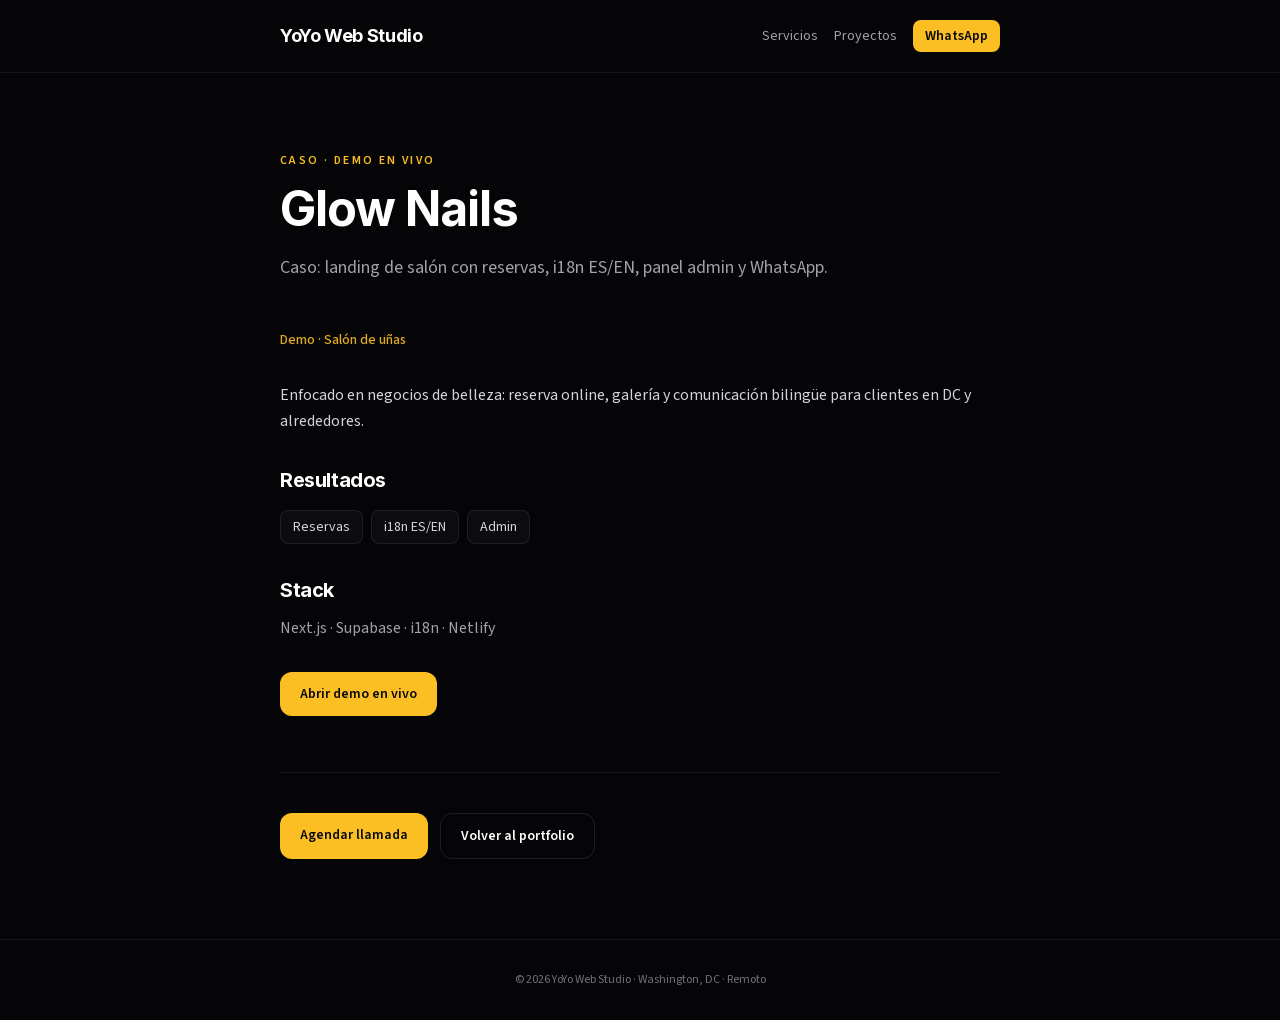
<file: proyectos/glow-nails.html>
<!DOCTYPE html><html lang="es"><head><meta charSet="utf-8"/><meta name="viewport" content="width=device-width, initial-scale=1"/><link rel="preload" href="/_next/static/media/692df4da22e71021-s.p.woff2" as="font" crossorigin="" type="font/woff2"/><link rel="preload" href="/_next/static/media/e4af272ccee01ff0-s.p.woff2" as="font" crossorigin="" type="font/woff2"/><link rel="preload" href="/_next/static/media/eaead17c7dbfcd5d-s.p.woff2" as="font" crossorigin="" type="font/woff2"/><link rel="stylesheet" href="/_next/static/css/ba5c1ccfebffc015.css" data-precedence="next"/><link rel="preload" as="script" fetchPriority="low" href="/_next/static/chunks/webpack-9914fdfd9155aedd.js"/><script src="/_next/static/chunks/618f8807-5a4020d6ae8563a5.js" async=""></script><script src="/_next/static/chunks/364-49974647ede3a597.js" async=""></script><script src="/_next/static/chunks/main-app-acb78d8b7ebc2417.js" async=""></script><script src="/_next/static/chunks/485-90cb189bb2b925c7.js" async=""></script><script src="/_next/static/chunks/app/proyectos/%5Bslug%5D/page-4e2d6a3ba587f0f0.js" async=""></script><script src="/_next/static/chunks/app/layout-c6918228c727d37f.js" async=""></script><link rel="preload" href="https://static.cloudflareinsights.com/beacon.min.js" as="script"/><title>Glow Nails | YoYo Web Studio</title><meta name="description" content="Caso: landing de salón con reservas, i18n ES/EN, panel admin y WhatsApp."/><meta name="robots" content="index, follow"/><meta name="googlebot" content="index, follow, max-image-preview:large, max-snippet:-1"/><link rel="canonical" href="https://yoyowebstudio.com/proyectos/glow-nails"/><meta property="og:title" content="Glow Nails | YoYo Web Studio"/><meta property="og:description" content="Caso: landing de salón con reservas, i18n ES/EN, panel admin y WhatsApp."/><meta property="og:url" content="https://yoyowebstudio.com/proyectos/glow-nails"/><meta name="twitter:card" content="summary"/><meta name="twitter:title" content="Glow Nails | YoYo Web Studio"/><meta name="twitter:description" content="Caso: landing de salón con reservas, i18n ES/EN, panel admin y WhatsApp."/><link rel="icon" href="/icon.png?6768aaf77a13f084" type="image/png" sizes="192x192"/><meta name="next-size-adjust"/><script src="/_next/static/chunks/polyfills-42372ed130431b0a.js" noModule=""></script></head><body class="__variable_63c8e8 __variable_bea9d5 __variable_d8ebd1 flex min-h-screen flex-col antialiased"><main class="flex-1"><div class="studio-theme min-h-screen bg-[#050508] text-zinc-100"><header class="border-b border-white/[0.06]"><div class="mx-auto flex max-w-3xl items-center justify-between px-6 py-5"><a class="font-display text-lg font-bold text-white transition hover:text-amber-400" href="/">YoYo Web Studio</a><div class="flex items-center gap-4 text-sm"><a class="text-zinc-400 hover:text-white" href="/servicios">Servicios</a><a class="text-zinc-400 hover:text-white" href="/proyectos">Proyectos</a><a href="https://wa.me/12026412072" target="_blank" rel="noopener noreferrer" class="rounded-lg bg-amber-400 px-3 py-1.5 font-semibold text-zinc-950">WhatsApp</a></div></div></header><main class="mx-auto max-w-3xl px-6 py-14 sm:py-20"><p class="text-xs font-semibold uppercase tracking-[0.2em] text-amber-400">Caso · demo en vivo</p><h1 class="mt-4 font-display text-3xl font-bold leading-tight text-white sm:text-5xl">Glow Nails</h1><p class="mt-5 text-lg leading-relaxed text-zinc-400">Caso: landing de salón con reservas, i18n ES/EN, panel admin y WhatsApp.</p><div class="mt-12 space-y-8 text-zinc-300"><p class="text-sm font-medium text-amber-400/90">Demo · Salón de uñas</p><p class="leading-relaxed text-zinc-300">Enfocado en negocios de belleza: reserva online, galería y comunicación bilingüe para clientes en DC y alrededores.</p><div><h2 class="font-display text-xl font-bold text-white">Resultados</h2><ul class="mt-4 flex flex-wrap gap-2"><li class="rounded-lg border border-white/[0.08] bg-white/[0.03] px-3 py-1.5 text-sm text-zinc-300">Reservas</li><li class="rounded-lg border border-white/[0.08] bg-white/[0.03] px-3 py-1.5 text-sm text-zinc-300">i18n ES/EN</li><li class="rounded-lg border border-white/[0.08] bg-white/[0.03] px-3 py-1.5 text-sm text-zinc-300">Admin</li></ul></div><div><h2 class="font-display text-xl font-bold text-white">Stack</h2><p class="mt-3 text-zinc-400">Next.js · Supabase · i18n · Netlify</p></div><p><a href="https://glow-nails-demo.yoyowebstudio.com" target="_blank" rel="noopener noreferrer" class="inline-flex rounded-xl bg-amber-400 px-5 py-3 text-sm font-semibold text-zinc-950">Abrir demo en vivo</a></p></div><div class="mt-14 flex flex-wrap gap-3 border-t border-white/[0.06] pt-10"><a href="https://wa.me/12026412072?text=Hola%20Yoisnel%2C%20quiero%20agendar%20una%20llamada%20de%2015%20minutos%20para%20hablar%20de%20un%20proyecto." target="_blank" rel="noopener noreferrer" class="inline-flex rounded-xl bg-amber-400 px-5 py-3 text-sm font-semibold text-zinc-950">Agendar llamada</a><a class="inline-flex rounded-xl border border-white/10 px-5 py-3 text-sm font-semibold text-white" href="/#contacto">Volver al portfolio</a></div></main><footer class="border-t border-white/[0.06] py-8 text-center text-xs text-zinc-500">© <!-- -->2026<!-- --> <!-- -->YoYo Web Studio<!-- --> · <!-- -->Washington, DC · Remoto</footer></div></main><script src="/_next/static/chunks/webpack-9914fdfd9155aedd.js" async=""></script><script>(self.__next_f=self.__next_f||[]).push([0]);self.__next_f.push([2,null])</script><script>self.__next_f.push([1,"1:HL[\"/_next/static/media/692df4da22e71021-s.p.woff2\",\"font\",{\"crossOrigin\":\"\",\"type\":\"font/woff2\"}]\n2:HL[\"/_next/static/media/e4af272ccee01ff0-s.p.woff2\",\"font\",{\"crossOrigin\":\"\",\"type\":\"font/woff2\"}]\n3:HL[\"/_next/static/media/eaead17c7dbfcd5d-s.p.woff2\",\"font\",{\"crossOrigin\":\"\",\"type\":\"font/woff2\"}]\n4:HL[\"/_next/static/css/ba5c1ccfebffc015.css\",\"style\"]\n"])</script><script>self.__next_f.push([1,"5:I[4690,[],\"\"]\n7:I[9485,[\"485\",\"static/chunks/485-90cb189bb2b925c7.js\",\"510\",\"static/chunks/app/proyectos/%5Bslug%5D/page-4e2d6a3ba587f0f0.js\"],\"\"]\n8:I[1742,[],\"\"]\na:I[9121,[],\"\"]\nb:I[2819,[\"185\",\"static/chunks/app/layout-c6918228c727d37f.js\"],\"LanguageProvider\"]\nc:I[3108,[\"185\",\"static/chunks/app/layout-c6918228c727d37f.js\"],\"\"]\ne:I[8201,[],\"\"]\n9:[\"slug\",\"glow-nails\",\"d\"]\nf:[]\n"])</script><script>self.__next_f.push([1,"0:[\"$\",\"$L5\",null,{\"buildId\":\"fatz--pckVwjOckKhl0n9\",\"assetPrefix\":\"\",\"urlParts\":[\"\",\"proyectos\",\"glow-nails\"],\"initialTree\":[\"\",{\"children\":[\"proyectos\",{\"children\":[[\"slug\",\"glow-nails\",\"d\"],{\"children\":[\"__PAGE__?{\\\"slug\\\":\\\"glow-nails\\\"}\",{}]}]}]},\"$undefined\",\"$undefined\",true],\"initialSeedData\":[\"\",{\"children\":[\"proyectos\",{\"children\":[[\"slug\",\"glow-nails\",\"d\"],{\"children\":[\"__PAGE__\",{},[[\"$L6\",[\"$\",\"div\",null,{\"className\":\"studio-theme min-h-screen bg-[#050508] text-zinc-100\",\"children\":[[\"$\",\"header\",null,{\"className\":\"border-b border-white/[0.06]\",\"children\":[\"$\",\"div\",null,{\"className\":\"mx-auto flex max-w-3xl items-center justify-between px-6 py-5\",\"children\":[[\"$\",\"$L7\",null,{\"href\":\"/\",\"className\":\"font-display text-lg font-bold text-white transition hover:text-amber-400\",\"children\":\"YoYo Web Studio\"}],[\"$\",\"div\",null,{\"className\":\"flex items-center gap-4 text-sm\",\"children\":[[\"$\",\"$L7\",null,{\"href\":\"/servicios\",\"className\":\"text-zinc-400 hover:text-white\",\"children\":\"Servicios\"}],[\"$\",\"$L7\",null,{\"href\":\"/proyectos\",\"className\":\"text-zinc-400 hover:text-white\",\"children\":\"Proyectos\"}],[\"$\",\"a\",null,{\"href\":\"https://wa.me/12026412072\",\"target\":\"_blank\",\"rel\":\"noopener noreferrer\",\"className\":\"rounded-lg bg-amber-400 px-3 py-1.5 font-semibold text-zinc-950\",\"children\":\"WhatsApp\"}]]}]]}]}],[\"$\",\"main\",null,{\"className\":\"mx-auto max-w-3xl px-6 py-14 sm:py-20\",\"children\":[[\"$\",\"p\",null,{\"className\":\"text-xs font-semibold uppercase tracking-[0.2em] text-amber-400\",\"children\":\"Caso · demo en vivo\"}],[\"$\",\"h1\",null,{\"className\":\"mt-4 font-display text-3xl font-bold leading-tight text-white sm:text-5xl\",\"children\":\"Glow Nails\"}],[\"$\",\"p\",null,{\"className\":\"mt-5 text-lg leading-relaxed text-zinc-400\",\"children\":\"Caso: landing de salón con reservas, i18n ES/EN, panel admin y WhatsApp.\"}],[\"$\",\"div\",null,{\"className\":\"mt-12 space-y-8 text-zinc-300\",\"children\":[[\"$\",\"p\",null,{\"className\":\"text-sm font-medium text-amber-400/90\",\"children\":\"Demo · Salón de uñas\"}],[[\"$\",\"p\",\"Enfocado en negocios de belleza: reserva\",{\"className\":\"leading-relaxed text-zinc-300\",\"children\":\"Enfocado en negocios de belleza: reserva online, galería y comunicación bilingüe para clientes en DC y alrededores.\"}]],[\"$\",\"div\",null,{\"children\":[[\"$\",\"h2\",null,{\"className\":\"font-display text-xl font-bold text-white\",\"children\":\"Resultados\"}],[\"$\",\"ul\",null,{\"className\":\"mt-4 flex flex-wrap gap-2\",\"children\":[[\"$\",\"li\",\"Reservas\",{\"className\":\"rounded-lg border border-white/[0.08] bg-white/[0.03] px-3 py-1.5 text-sm text-zinc-300\",\"children\":\"Reservas\"}],[\"$\",\"li\",\"i18n ES/EN\",{\"className\":\"rounded-lg border border-white/[0.08] bg-white/[0.03] px-3 py-1.5 text-sm text-zinc-300\",\"children\":\"i18n ES/EN\"}],[\"$\",\"li\",\"Admin\",{\"className\":\"rounded-lg border border-white/[0.08] bg-white/[0.03] px-3 py-1.5 text-sm text-zinc-300\",\"children\":\"Admin\"}]]}]]}],[\"$\",\"div\",null,{\"children\":[[\"$\",\"h2\",null,{\"className\":\"font-display text-xl font-bold text-white\",\"children\":\"Stack\"}],[\"$\",\"p\",null,{\"className\":\"mt-3 text-zinc-400\",\"children\":\"Next.js · Supabase · i18n · Netlify\"}]]}],[\"$\",\"p\",null,{\"children\":[\"$\",\"a\",null,{\"href\":\"https://glow-nails-demo.yoyowebstudio.com\",\"target\":\"_blank\",\"rel\":\"noopener noreferrer\",\"className\":\"inline-flex rounded-xl bg-amber-400 px-5 py-3 text-sm font-semibold text-zinc-950\",\"children\":\"Abrir demo en vivo\"}]}]]}],[\"$\",\"div\",null,{\"className\":\"mt-14 flex flex-wrap gap-3 border-t border-white/[0.06] pt-10\",\"children\":[[\"$\",\"a\",null,{\"href\":\"https://wa.me/12026412072?text=Hola%20Yoisnel%2C%20quiero%20agendar%20una%20llamada%20de%2015%20minutos%20para%20hablar%20de%20un%20proyecto.\",\"target\":\"_blank\",\"rel\":\"noopener noreferrer\",\"className\":\"inline-flex rounded-xl bg-amber-400 px-5 py-3 text-sm font-semibold text-zinc-950\",\"children\":\"Agendar llamada\"}],[\"$\",\"$L7\",null,{\"href\":\"/#contacto\",\"className\":\"inline-flex rounded-xl border border-white/10 px-5 py-3 text-sm font-semibold text-white\",\"children\":\"Volver al portfolio\"}]]}]]}],[\"$\",\"footer\",null,{\"className\":\"border-t border-white/[0.06] py-8 text-center text-xs text-zinc-500\",\"children\":[\"© \",2026,\" \",\"YoYo Web Studio\",\" · \",\"Washington, DC · Remoto\"]}]]}],null],null],null]},[null,[\"$\",\"$L8\",null,{\"parallelRouterKey\":\"children\",\"segmentPath\":[\"children\",\"proyectos\",\"children\",\"$9\",\"children\"],\"error\":\"$undefined\",\"errorStyles\":\"$undefined\",\"errorScripts\":\"$undefined\",\"template\":[\"$\",\"$La\",null,{}],\"templateStyles\":\"$undefined\",\"templateScripts\":\"$undefined\",\"notFound\":\"$undefined\",\"notFoundStyles\":\"$undefined\"}]],null]},[[null,[\"$\",\"$L8\",null,{\"parallelRouterKey\":\"children\",\"segmentPath\":[\"children\",\"proyectos\",\"children\"],\"error\":\"$undefined\",\"errorStyles\":\"$undefined\",\"errorScripts\":\"$undefined\",\"template\":[\"$\",\"$La\",null,{}],\"templateStyles\":\"$undefined\",\"templateScripts\":\"$undefined\",\"notFound\":\"$undefined\",\"notFoundStyles\":\"$undefined\"}]],null],null]},[[[[\"$\",\"link\",\"0\",{\"rel\":\"stylesheet\",\"href\":\"/_next/static/css/ba5c1ccfebffc015.css\",\"precedence\":\"next\",\"crossOrigin\":\"$undefined\"}]],[\"$\",\"html\",null,{\"lang\":\"es\",\"suppressHydrationWarning\":true,\"children\":[\"$\",\"body\",null,{\"className\":\"__variable_63c8e8 __variable_bea9d5 __variable_d8ebd1 flex min-h-screen flex-col antialiased\",\"children\":[[\"$\",\"$Lb\",null,{\"children\":[\"$\",\"main\",null,{\"className\":\"flex-1\",\"children\":[\"$\",\"$L8\",null,{\"parallelRouterKey\":\"children\",\"segmentPath\":[\"children\"],\"error\":\"$undefined\",\"errorStyles\":\"$undefined\",\"errorScripts\":\"$undefined\",\"template\":[\"$\",\"$La\",null,{}],\"templateStyles\":\"$undefined\",\"templateScripts\":\"$undefined\",\"notFound\":[\"$\",\"div\",null,{\"className\":\"studio-theme flex min-h-screen flex-col items-center justify-center bg-[#050508] px-6 text-center text-zinc-100\",\"children\":[[\"$\",\"p\",null,{\"className\":\"text-sm uppercase tracking-[0.3em] text-amber-400\",\"children\":\"404\"}],[\"$\",\"h1\",null,{\"className\":\"mt-4 font-display text-4xl font-bold\",\"children\":\"Página no encontrada\"}],[\"$\",\"a\",null,{\"href\":\"/\",\"className\":\"mt-8 rounded-full bg-white px-7 py-3 text-sm font-semibold text-black hover:bg-amber-400\",\"children\":\"YoYo Web Studio\"}]]}],\"notFoundStyles\":[]}]}]}],[\"$\",\"$Lc\",null,{\"src\":\"https://static.cloudflareinsights.com/beacon.min.js\",\"strategy\":\"afterInteractive\",\"defer\":true,\"data-cf-beacon\":\"{\\\"token\\\":\\\"f5c70dfe0dd846918ca96aea46c50e23\\\"}\"}]]}]}]],null],null],\"couldBeIntercepted\":false,\"initialHead\":[null,\"$Ld\"],\"globalErrorComponent\":\"$e\",\"missingSlots\":\"$Wf\"}]\n"])</script><script>self.__next_f.push([1,"d:[[\"$\",\"meta\",\"0\",{\"name\":\"viewport\",\"content\":\"width=device-width, initial-scale=1\"}],[\"$\",\"meta\",\"1\",{\"charSet\":\"utf-8\"}],[\"$\",\"title\",\"2\",{\"children\":\"Glow Nails | YoYo Web Studio\"}],[\"$\",\"meta\",\"3\",{\"name\":\"description\",\"content\":\"Caso: landing de salón con reservas, i18n ES/EN, panel admin y WhatsApp.\"}],[\"$\",\"meta\",\"4\",{\"name\":\"robots\",\"content\":\"index, follow\"}],[\"$\",\"meta\",\"5\",{\"name\":\"googlebot\",\"content\":\"index, follow, max-image-preview:large, max-snippet:-1\"}],[\"$\",\"link\",\"6\",{\"rel\":\"canonical\",\"href\":\"https://yoyowebstudio.com/proyectos/glow-nails\"}],[\"$\",\"meta\",\"7\",{\"property\":\"og:title\",\"content\":\"Glow Nails | YoYo Web Studio\"}],[\"$\",\"meta\",\"8\",{\"property\":\"og:description\",\"content\":\"Caso: landing de salón con reservas, i18n ES/EN, panel admin y WhatsApp.\"}],[\"$\",\"meta\",\"9\",{\"property\":\"og:url\",\"content\":\"https://yoyowebstudio.com/proyectos/glow-nails\"}],[\"$\",\"meta\",\"10\",{\"name\":\"twitter:card\",\"content\":\"summary\"}],[\"$\",\"meta\",\"11\",{\"name\":\"twitter:title\",\"content\":\"Glow Nails | YoYo Web Studio\"}],[\"$\",\"meta\",\"12\",{\"name\":\"twitter:description\",\"content\":\"Caso: landing de salón con reservas, i18n ES/EN, panel admin y WhatsApp.\"}],[\"$\",\"link\",\"13\",{\"rel\":\"icon\",\"href\":\"/icon.png?6768aaf77a13f084\",\"type\":\"image/png\",\"sizes\":\"192x192\"}],[\"$\",\"meta\",\"14\",{\"name\":\"next-size-adjust\"}]]\n6:null\n"])</script></body></html>
</file>
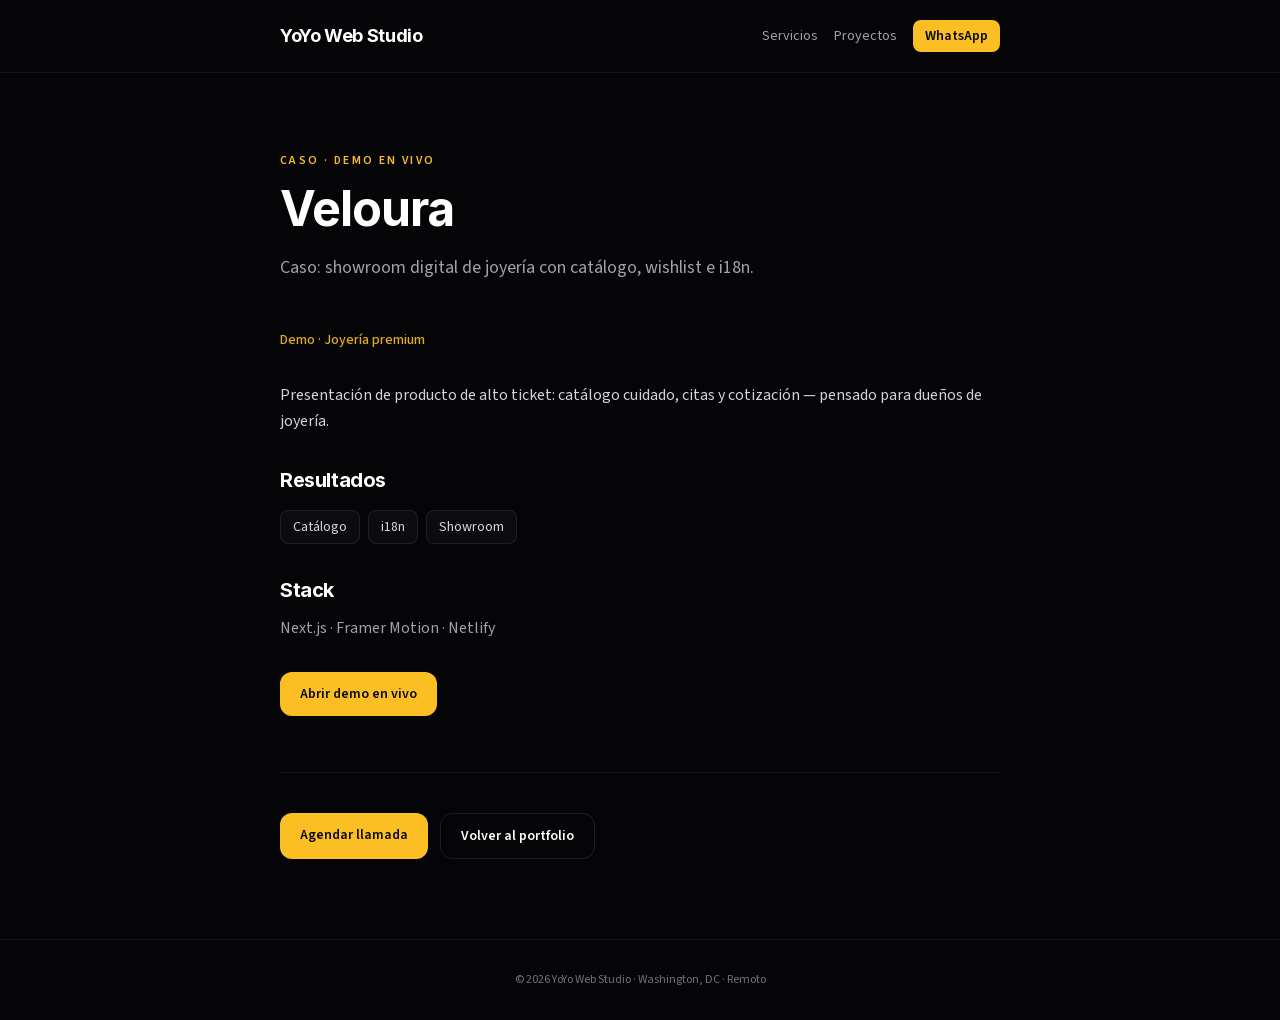
<file: proyectos/veloura.html>
<!DOCTYPE html><html lang="es"><head><meta charSet="utf-8"/><meta name="viewport" content="width=device-width, initial-scale=1"/><link rel="preload" href="/_next/static/media/692df4da22e71021-s.p.woff2" as="font" crossorigin="" type="font/woff2"/><link rel="preload" href="/_next/static/media/e4af272ccee01ff0-s.p.woff2" as="font" crossorigin="" type="font/woff2"/><link rel="preload" href="/_next/static/media/eaead17c7dbfcd5d-s.p.woff2" as="font" crossorigin="" type="font/woff2"/><link rel="stylesheet" href="/_next/static/css/ba5c1ccfebffc015.css" data-precedence="next"/><link rel="preload" as="script" fetchPriority="low" href="/_next/static/chunks/webpack-9914fdfd9155aedd.js"/><script src="/_next/static/chunks/618f8807-5a4020d6ae8563a5.js" async=""></script><script src="/_next/static/chunks/364-49974647ede3a597.js" async=""></script><script src="/_next/static/chunks/main-app-acb78d8b7ebc2417.js" async=""></script><script src="/_next/static/chunks/485-90cb189bb2b925c7.js" async=""></script><script src="/_next/static/chunks/app/proyectos/%5Bslug%5D/page-4e2d6a3ba587f0f0.js" async=""></script><script src="/_next/static/chunks/app/layout-c6918228c727d37f.js" async=""></script><link rel="preload" href="https://static.cloudflareinsights.com/beacon.min.js" as="script"/><title>Veloura | YoYo Web Studio</title><meta name="description" content="Caso: showroom digital de joyería con catálogo, wishlist e i18n."/><meta name="robots" content="index, follow"/><meta name="googlebot" content="index, follow, max-image-preview:large, max-snippet:-1"/><link rel="canonical" href="https://yoyowebstudio.com/proyectos/veloura"/><meta property="og:title" content="Veloura | YoYo Web Studio"/><meta property="og:description" content="Caso: showroom digital de joyería con catálogo, wishlist e i18n."/><meta property="og:url" content="https://yoyowebstudio.com/proyectos/veloura"/><meta name="twitter:card" content="summary"/><meta name="twitter:title" content="Veloura | YoYo Web Studio"/><meta name="twitter:description" content="Caso: showroom digital de joyería con catálogo, wishlist e i18n."/><link rel="icon" href="/icon.png?6768aaf77a13f084" type="image/png" sizes="192x192"/><meta name="next-size-adjust"/><script src="/_next/static/chunks/polyfills-42372ed130431b0a.js" noModule=""></script></head><body class="__variable_63c8e8 __variable_bea9d5 __variable_d8ebd1 flex min-h-screen flex-col antialiased"><main class="flex-1"><div class="studio-theme min-h-screen bg-[#050508] text-zinc-100"><header class="border-b border-white/[0.06]"><div class="mx-auto flex max-w-3xl items-center justify-between px-6 py-5"><a class="font-display text-lg font-bold text-white transition hover:text-amber-400" href="/">YoYo Web Studio</a><div class="flex items-center gap-4 text-sm"><a class="text-zinc-400 hover:text-white" href="/servicios">Servicios</a><a class="text-zinc-400 hover:text-white" href="/proyectos">Proyectos</a><a href="https://wa.me/12026412072" target="_blank" rel="noopener noreferrer" class="rounded-lg bg-amber-400 px-3 py-1.5 font-semibold text-zinc-950">WhatsApp</a></div></div></header><main class="mx-auto max-w-3xl px-6 py-14 sm:py-20"><p class="text-xs font-semibold uppercase tracking-[0.2em] text-amber-400">Caso · demo en vivo</p><h1 class="mt-4 font-display text-3xl font-bold leading-tight text-white sm:text-5xl">Veloura</h1><p class="mt-5 text-lg leading-relaxed text-zinc-400">Caso: showroom digital de joyería con catálogo, wishlist e i18n.</p><div class="mt-12 space-y-8 text-zinc-300"><p class="text-sm font-medium text-amber-400/90">Demo · Joyería premium</p><p class="leading-relaxed text-zinc-300">Presentación de producto de alto ticket: catálogo cuidado, citas y cotización — pensado para dueños de joyería.</p><div><h2 class="font-display text-xl font-bold text-white">Resultados</h2><ul class="mt-4 flex flex-wrap gap-2"><li class="rounded-lg border border-white/[0.08] bg-white/[0.03] px-3 py-1.5 text-sm text-zinc-300">Catálogo</li><li class="rounded-lg border border-white/[0.08] bg-white/[0.03] px-3 py-1.5 text-sm text-zinc-300">i18n</li><li class="rounded-lg border border-white/[0.08] bg-white/[0.03] px-3 py-1.5 text-sm text-zinc-300">Showroom</li></ul></div><div><h2 class="font-display text-xl font-bold text-white">Stack</h2><p class="mt-3 text-zinc-400">Next.js · Framer Motion · Netlify</p></div><p><a href="https://veloura-demo.yoyowebstudio.com" target="_blank" rel="noopener noreferrer" class="inline-flex rounded-xl bg-amber-400 px-5 py-3 text-sm font-semibold text-zinc-950">Abrir demo en vivo</a></p></div><div class="mt-14 flex flex-wrap gap-3 border-t border-white/[0.06] pt-10"><a href="https://wa.me/12026412072?text=Hola%20Yoisnel%2C%20quiero%20agendar%20una%20llamada%20de%2015%20minutos%20para%20hablar%20de%20un%20proyecto." target="_blank" rel="noopener noreferrer" class="inline-flex rounded-xl bg-amber-400 px-5 py-3 text-sm font-semibold text-zinc-950">Agendar llamada</a><a class="inline-flex rounded-xl border border-white/10 px-5 py-3 text-sm font-semibold text-white" href="/#contacto">Volver al portfolio</a></div></main><footer class="border-t border-white/[0.06] py-8 text-center text-xs text-zinc-500">© <!-- -->2026<!-- --> <!-- -->YoYo Web Studio<!-- --> · <!-- -->Washington, DC · Remoto</footer></div></main><script src="/_next/static/chunks/webpack-9914fdfd9155aedd.js" async=""></script><script>(self.__next_f=self.__next_f||[]).push([0]);self.__next_f.push([2,null])</script><script>self.__next_f.push([1,"1:HL[\"/_next/static/media/692df4da22e71021-s.p.woff2\",\"font\",{\"crossOrigin\":\"\",\"type\":\"font/woff2\"}]\n2:HL[\"/_next/static/media/e4af272ccee01ff0-s.p.woff2\",\"font\",{\"crossOrigin\":\"\",\"type\":\"font/woff2\"}]\n3:HL[\"/_next/static/media/eaead17c7dbfcd5d-s.p.woff2\",\"font\",{\"crossOrigin\":\"\",\"type\":\"font/woff2\"}]\n4:HL[\"/_next/static/css/ba5c1ccfebffc015.css\",\"style\"]\n"])</script><script>self.__next_f.push([1,"5:I[4690,[],\"\"]\n7:I[9485,[\"485\",\"static/chunks/485-90cb189bb2b925c7.js\",\"510\",\"static/chunks/app/proyectos/%5Bslug%5D/page-4e2d6a3ba587f0f0.js\"],\"\"]\n8:I[1742,[],\"\"]\na:I[9121,[],\"\"]\nb:I[2819,[\"185\",\"static/chunks/app/layout-c6918228c727d37f.js\"],\"LanguageProvider\"]\nc:I[3108,[\"185\",\"static/chunks/app/layout-c6918228c727d37f.js\"],\"\"]\ne:I[8201,[],\"\"]\n9:[\"slug\",\"veloura\",\"d\"]\nf:[]\n"])</script><script>self.__next_f.push([1,"0:[\"$\",\"$L5\",null,{\"buildId\":\"fatz--pckVwjOckKhl0n9\",\"assetPrefix\":\"\",\"urlParts\":[\"\",\"proyectos\",\"veloura\"],\"initialTree\":[\"\",{\"children\":[\"proyectos\",{\"children\":[[\"slug\",\"veloura\",\"d\"],{\"children\":[\"__PAGE__?{\\\"slug\\\":\\\"veloura\\\"}\",{}]}]}]},\"$undefined\",\"$undefined\",true],\"initialSeedData\":[\"\",{\"children\":[\"proyectos\",{\"children\":[[\"slug\",\"veloura\",\"d\"],{\"children\":[\"__PAGE__\",{},[[\"$L6\",[\"$\",\"div\",null,{\"className\":\"studio-theme min-h-screen bg-[#050508] text-zinc-100\",\"children\":[[\"$\",\"header\",null,{\"className\":\"border-b border-white/[0.06]\",\"children\":[\"$\",\"div\",null,{\"className\":\"mx-auto flex max-w-3xl items-center justify-between px-6 py-5\",\"children\":[[\"$\",\"$L7\",null,{\"href\":\"/\",\"className\":\"font-display text-lg font-bold text-white transition hover:text-amber-400\",\"children\":\"YoYo Web Studio\"}],[\"$\",\"div\",null,{\"className\":\"flex items-center gap-4 text-sm\",\"children\":[[\"$\",\"$L7\",null,{\"href\":\"/servicios\",\"className\":\"text-zinc-400 hover:text-white\",\"children\":\"Servicios\"}],[\"$\",\"$L7\",null,{\"href\":\"/proyectos\",\"className\":\"text-zinc-400 hover:text-white\",\"children\":\"Proyectos\"}],[\"$\",\"a\",null,{\"href\":\"https://wa.me/12026412072\",\"target\":\"_blank\",\"rel\":\"noopener noreferrer\",\"className\":\"rounded-lg bg-amber-400 px-3 py-1.5 font-semibold text-zinc-950\",\"children\":\"WhatsApp\"}]]}]]}]}],[\"$\",\"main\",null,{\"className\":\"mx-auto max-w-3xl px-6 py-14 sm:py-20\",\"children\":[[\"$\",\"p\",null,{\"className\":\"text-xs font-semibold uppercase tracking-[0.2em] text-amber-400\",\"children\":\"Caso · demo en vivo\"}],[\"$\",\"h1\",null,{\"className\":\"mt-4 font-display text-3xl font-bold leading-tight text-white sm:text-5xl\",\"children\":\"Veloura\"}],[\"$\",\"p\",null,{\"className\":\"mt-5 text-lg leading-relaxed text-zinc-400\",\"children\":\"Caso: showroom digital de joyería con catálogo, wishlist e i18n.\"}],[\"$\",\"div\",null,{\"className\":\"mt-12 space-y-8 text-zinc-300\",\"children\":[[\"$\",\"p\",null,{\"className\":\"text-sm font-medium text-amber-400/90\",\"children\":\"Demo · Joyería premium\"}],[[\"$\",\"p\",\"Presentación de producto de alto ticket:\",{\"className\":\"leading-relaxed text-zinc-300\",\"children\":\"Presentación de producto de alto ticket: catálogo cuidado, citas y cotización — pensado para dueños de joyería.\"}]],[\"$\",\"div\",null,{\"children\":[[\"$\",\"h2\",null,{\"className\":\"font-display text-xl font-bold text-white\",\"children\":\"Resultados\"}],[\"$\",\"ul\",null,{\"className\":\"mt-4 flex flex-wrap gap-2\",\"children\":[[\"$\",\"li\",\"Catálogo\",{\"className\":\"rounded-lg border border-white/[0.08] bg-white/[0.03] px-3 py-1.5 text-sm text-zinc-300\",\"children\":\"Catálogo\"}],[\"$\",\"li\",\"i18n\",{\"className\":\"rounded-lg border border-white/[0.08] bg-white/[0.03] px-3 py-1.5 text-sm text-zinc-300\",\"children\":\"i18n\"}],[\"$\",\"li\",\"Showroom\",{\"className\":\"rounded-lg border border-white/[0.08] bg-white/[0.03] px-3 py-1.5 text-sm text-zinc-300\",\"children\":\"Showroom\"}]]}]]}],[\"$\",\"div\",null,{\"children\":[[\"$\",\"h2\",null,{\"className\":\"font-display text-xl font-bold text-white\",\"children\":\"Stack\"}],[\"$\",\"p\",null,{\"className\":\"mt-3 text-zinc-400\",\"children\":\"Next.js · Framer Motion · Netlify\"}]]}],[\"$\",\"p\",null,{\"children\":[\"$\",\"a\",null,{\"href\":\"https://veloura-demo.yoyowebstudio.com\",\"target\":\"_blank\",\"rel\":\"noopener noreferrer\",\"className\":\"inline-flex rounded-xl bg-amber-400 px-5 py-3 text-sm font-semibold text-zinc-950\",\"children\":\"Abrir demo en vivo\"}]}]]}],[\"$\",\"div\",null,{\"className\":\"mt-14 flex flex-wrap gap-3 border-t border-white/[0.06] pt-10\",\"children\":[[\"$\",\"a\",null,{\"href\":\"https://wa.me/12026412072?text=Hola%20Yoisnel%2C%20quiero%20agendar%20una%20llamada%20de%2015%20minutos%20para%20hablar%20de%20un%20proyecto.\",\"target\":\"_blank\",\"rel\":\"noopener noreferrer\",\"className\":\"inline-flex rounded-xl bg-amber-400 px-5 py-3 text-sm font-semibold text-zinc-950\",\"children\":\"Agendar llamada\"}],[\"$\",\"$L7\",null,{\"href\":\"/#contacto\",\"className\":\"inline-flex rounded-xl border border-white/10 px-5 py-3 text-sm font-semibold text-white\",\"children\":\"Volver al portfolio\"}]]}]]}],[\"$\",\"footer\",null,{\"className\":\"border-t border-white/[0.06] py-8 text-center text-xs text-zinc-500\",\"children\":[\"© \",2026,\" \",\"YoYo Web Studio\",\" · \",\"Washington, DC · Remoto\"]}]]}],null],null],null]},[null,[\"$\",\"$L8\",null,{\"parallelRouterKey\":\"children\",\"segmentPath\":[\"children\",\"proyectos\",\"children\",\"$9\",\"children\"],\"error\":\"$undefined\",\"errorStyles\":\"$undefined\",\"errorScripts\":\"$undefined\",\"template\":[\"$\",\"$La\",null,{}],\"templateStyles\":\"$undefined\",\"templateScripts\":\"$undefined\",\"notFound\":\"$undefined\",\"notFoundStyles\":\"$undefined\"}]],null]},[[null,[\"$\",\"$L8\",null,{\"parallelRouterKey\":\"children\",\"segmentPath\":[\"children\",\"proyectos\",\"children\"],\"error\":\"$undefined\",\"errorStyles\":\"$undefined\",\"errorScripts\":\"$undefined\",\"template\":[\"$\",\"$La\",null,{}],\"templateStyles\":\"$undefined\",\"templateScripts\":\"$undefined\",\"notFound\":\"$undefined\",\"notFoundStyles\":\"$undefined\"}]],null],null]},[[[[\"$\",\"link\",\"0\",{\"rel\":\"stylesheet\",\"href\":\"/_next/static/css/ba5c1ccfebffc015.css\",\"precedence\":\"next\",\"crossOrigin\":\"$undefined\"}]],[\"$\",\"html\",null,{\"lang\":\"es\",\"suppressHydrationWarning\":true,\"children\":[\"$\",\"body\",null,{\"className\":\"__variable_63c8e8 __variable_bea9d5 __variable_d8ebd1 flex min-h-screen flex-col antialiased\",\"children\":[[\"$\",\"$Lb\",null,{\"children\":[\"$\",\"main\",null,{\"className\":\"flex-1\",\"children\":[\"$\",\"$L8\",null,{\"parallelRouterKey\":\"children\",\"segmentPath\":[\"children\"],\"error\":\"$undefined\",\"errorStyles\":\"$undefined\",\"errorScripts\":\"$undefined\",\"template\":[\"$\",\"$La\",null,{}],\"templateStyles\":\"$undefined\",\"templateScripts\":\"$undefined\",\"notFound\":[\"$\",\"div\",null,{\"className\":\"studio-theme flex min-h-screen flex-col items-center justify-center bg-[#050508] px-6 text-center text-zinc-100\",\"children\":[[\"$\",\"p\",null,{\"className\":\"text-sm uppercase tracking-[0.3em] text-amber-400\",\"children\":\"404\"}],[\"$\",\"h1\",null,{\"className\":\"mt-4 font-display text-4xl font-bold\",\"children\":\"Página no encontrada\"}],[\"$\",\"a\",null,{\"href\":\"/\",\"className\":\"mt-8 rounded-full bg-white px-7 py-3 text-sm font-semibold text-black hover:bg-amber-400\",\"children\":\"YoYo Web Studio\"}]]}],\"notFoundStyles\":[]}]}]}],[\"$\",\"$Lc\",null,{\"src\":\"https://static.cloudflareinsights.com/beacon.min.js\",\"strategy\":\"afterInteractive\",\"defer\":true,\"data-cf-beacon\":\"{\\\"token\\\":\\\"f5c70dfe0dd846918ca96aea46c50e23\\\"}\"}]]}]}]],null],null],\"couldBeIntercepted\":false,\"initialHead\":[null,\"$Ld\"],\"globalErrorComponent\":\"$e\",\"missingSlots\":\"$Wf\"}]\n"])</script><script>self.__next_f.push([1,"d:[[\"$\",\"meta\",\"0\",{\"name\":\"viewport\",\"content\":\"width=device-width, initial-scale=1\"}],[\"$\",\"meta\",\"1\",{\"charSet\":\"utf-8\"}],[\"$\",\"title\",\"2\",{\"children\":\"Veloura | YoYo Web Studio\"}],[\"$\",\"meta\",\"3\",{\"name\":\"description\",\"content\":\"Caso: showroom digital de joyería con catálogo, wishlist e i18n.\"}],[\"$\",\"meta\",\"4\",{\"name\":\"robots\",\"content\":\"index, follow\"}],[\"$\",\"meta\",\"5\",{\"name\":\"googlebot\",\"content\":\"index, follow, max-image-preview:large, max-snippet:-1\"}],[\"$\",\"link\",\"6\",{\"rel\":\"canonical\",\"href\":\"https://yoyowebstudio.com/proyectos/veloura\"}],[\"$\",\"meta\",\"7\",{\"property\":\"og:title\",\"content\":\"Veloura | YoYo Web Studio\"}],[\"$\",\"meta\",\"8\",{\"property\":\"og:description\",\"content\":\"Caso: showroom digital de joyería con catálogo, wishlist e i18n.\"}],[\"$\",\"meta\",\"9\",{\"property\":\"og:url\",\"content\":\"https://yoyowebstudio.com/proyectos/veloura\"}],[\"$\",\"meta\",\"10\",{\"name\":\"twitter:card\",\"content\":\"summary\"}],[\"$\",\"meta\",\"11\",{\"name\":\"twitter:title\",\"content\":\"Veloura | YoYo Web Studio\"}],[\"$\",\"meta\",\"12\",{\"name\":\"twitter:description\",\"content\":\"Caso: showroom digital de joyería con catálogo, wishlist e i18n.\"}],[\"$\",\"link\",\"13\",{\"rel\":\"icon\",\"href\":\"/icon.png?6768aaf77a13f084\",\"type\":\"image/png\",\"sizes\":\"192x192\"}],[\"$\",\"meta\",\"14\",{\"name\":\"next-size-adjust\"}]]\n6:null\n"])</script></body></html>
</file>
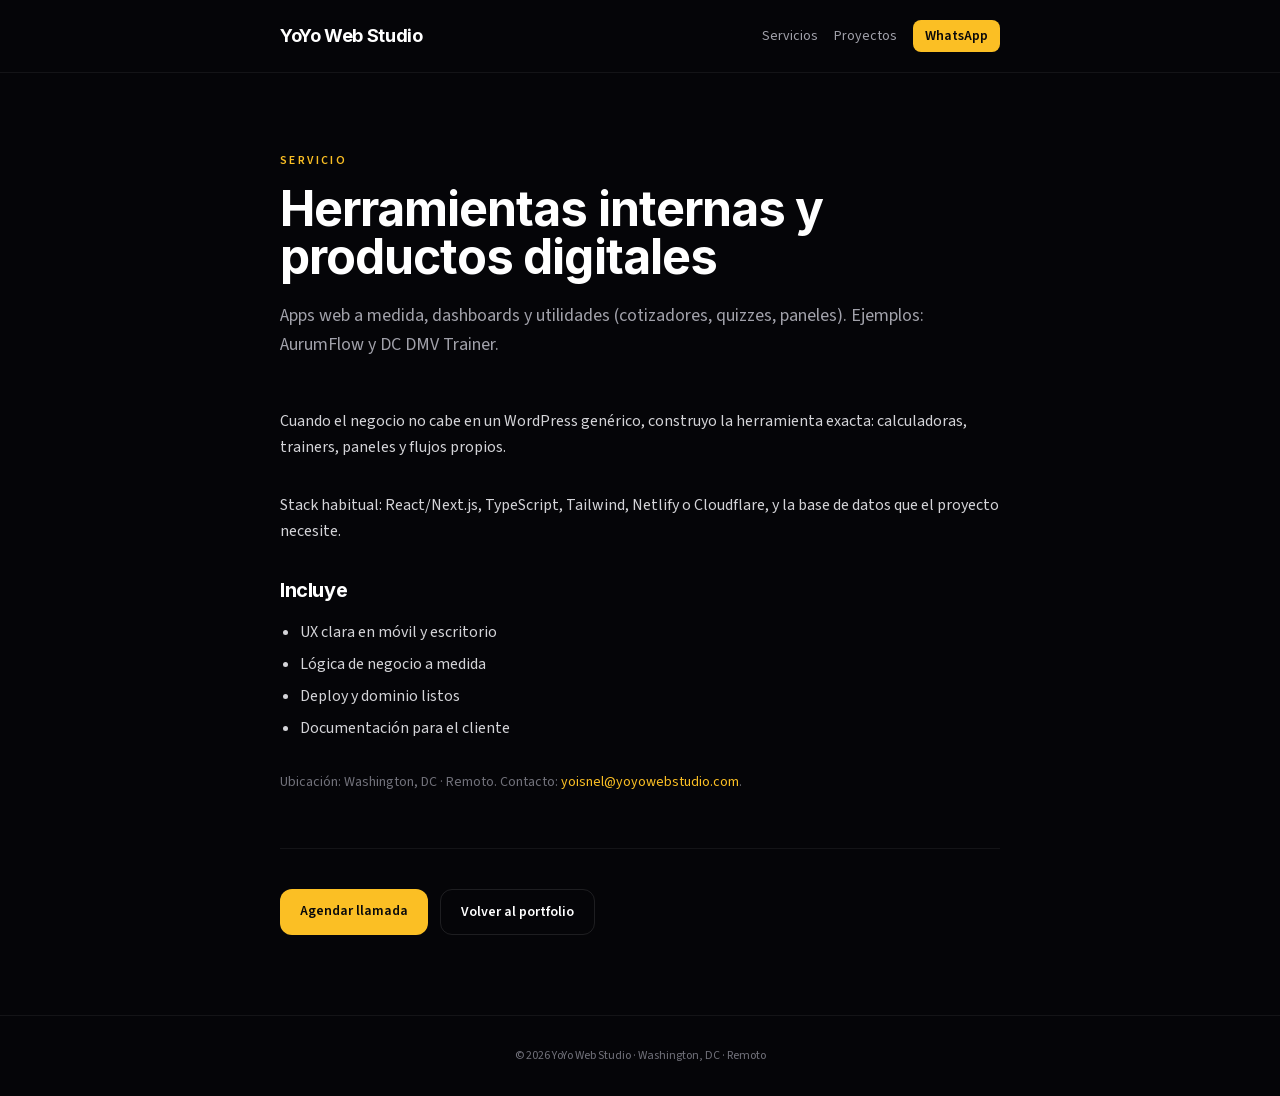
<file: servicios/apps-web-a-medida.html>
<!DOCTYPE html><html lang="es"><head><meta charSet="utf-8"/><meta name="viewport" content="width=device-width, initial-scale=1"/><link rel="preload" href="/_next/static/media/692df4da22e71021-s.p.woff2" as="font" crossorigin="" type="font/woff2"/><link rel="preload" href="/_next/static/media/e4af272ccee01ff0-s.p.woff2" as="font" crossorigin="" type="font/woff2"/><link rel="preload" href="/_next/static/media/eaead17c7dbfcd5d-s.p.woff2" as="font" crossorigin="" type="font/woff2"/><link rel="stylesheet" href="/_next/static/css/ba5c1ccfebffc015.css" data-precedence="next"/><link rel="preload" as="script" fetchPriority="low" href="/_next/static/chunks/webpack-9914fdfd9155aedd.js"/><script src="/_next/static/chunks/618f8807-5a4020d6ae8563a5.js" async=""></script><script src="/_next/static/chunks/364-49974647ede3a597.js" async=""></script><script src="/_next/static/chunks/main-app-acb78d8b7ebc2417.js" async=""></script><script src="/_next/static/chunks/485-90cb189bb2b925c7.js" async=""></script><script src="/_next/static/chunks/app/servicios/%5Bslug%5D/page-1e062cf616cc05dd.js" async=""></script><script src="/_next/static/chunks/app/layout-c6918228c727d37f.js" async=""></script><link rel="preload" href="https://static.cloudflareinsights.com/beacon.min.js" as="script"/><title>Apps web y dashboards a medida | YoYo Web Studio</title><meta name="description" content="Apps web a medida, dashboards y utilidades (cotizadores, quizzes, paneles). Ejemplos: AurumFlow y DC DMV Trainer."/><meta name="robots" content="index, follow"/><meta name="googlebot" content="index, follow, max-image-preview:large, max-snippet:-1"/><link rel="canonical" href="https://yoyowebstudio.com/servicios/apps-web-a-medida"/><meta property="og:title" content="Apps web y dashboards a medida | YoYo Web Studio"/><meta property="og:description" content="Apps web a medida, dashboards y utilidades (cotizadores, quizzes, paneles). Ejemplos: AurumFlow y DC DMV Trainer."/><meta property="og:url" content="https://yoyowebstudio.com/servicios/apps-web-a-medida"/><meta name="twitter:card" content="summary"/><meta name="twitter:title" content="Apps web y dashboards a medida | YoYo Web Studio"/><meta name="twitter:description" content="Apps web a medida, dashboards y utilidades (cotizadores, quizzes, paneles). Ejemplos: AurumFlow y DC DMV Trainer."/><link rel="icon" href="/icon.png?6768aaf77a13f084" type="image/png" sizes="192x192"/><meta name="next-size-adjust"/><script src="/_next/static/chunks/polyfills-42372ed130431b0a.js" noModule=""></script></head><body class="__variable_63c8e8 __variable_bea9d5 __variable_d8ebd1 flex min-h-screen flex-col antialiased"><main class="flex-1"><div class="studio-theme min-h-screen bg-[#050508] text-zinc-100"><header class="border-b border-white/[0.06]"><div class="mx-auto flex max-w-3xl items-center justify-between px-6 py-5"><a class="font-display text-lg font-bold text-white transition hover:text-amber-400" href="/">YoYo Web Studio</a><div class="flex items-center gap-4 text-sm"><a class="text-zinc-400 hover:text-white" href="/servicios">Servicios</a><a class="text-zinc-400 hover:text-white" href="/proyectos">Proyectos</a><a href="https://wa.me/12026412072" target="_blank" rel="noopener noreferrer" class="rounded-lg bg-amber-400 px-3 py-1.5 font-semibold text-zinc-950">WhatsApp</a></div></div></header><main class="mx-auto max-w-3xl px-6 py-14 sm:py-20"><p class="text-xs font-semibold uppercase tracking-[0.2em] text-amber-400">Servicio</p><h1 class="mt-4 font-display text-3xl font-bold leading-tight text-white sm:text-5xl">Herramientas internas y productos digitales</h1><p class="mt-5 text-lg leading-relaxed text-zinc-400">Apps web a medida, dashboards y utilidades (cotizadores, quizzes, paneles). Ejemplos: AurumFlow y DC DMV Trainer.</p><div class="mt-12 space-y-8 text-zinc-300"><p class="leading-relaxed text-zinc-300">Cuando el negocio no cabe en un WordPress genérico, construyo la herramienta exacta: calculadoras, trainers, paneles y flujos propios.</p><p class="leading-relaxed text-zinc-300">Stack habitual: React/Next.js, TypeScript, Tailwind, Netlify o Cloudflare, y la base de datos que el proyecto necesite.</p><div><h2 class="font-display text-xl font-bold text-white">Incluye</h2><ul class="mt-4 list-disc space-y-2 pl-5 text-zinc-300"><li>UX clara en móvil y escritorio</li><li>Lógica de negocio a medida</li><li>Deploy y dominio listos</li><li>Documentación para el cliente</li></ul></div><p class="text-sm text-zinc-500">Ubicación: <!-- -->Washington, DC · Remoto<!-- -->. Contacto:<!-- --> <a class="text-amber-400" href="mailto:yoisnel@yoyowebstudio.com">yoisnel@yoyowebstudio.com</a>.</p></div><div class="mt-14 flex flex-wrap gap-3 border-t border-white/[0.06] pt-10"><a href="https://wa.me/12026412072?text=Hola%20Yoisnel%2C%20quiero%20agendar%20una%20llamada%20de%2015%20minutos%20para%20hablar%20de%20un%20proyecto." target="_blank" rel="noopener noreferrer" class="inline-flex rounded-xl bg-amber-400 px-5 py-3 text-sm font-semibold text-zinc-950">Agendar llamada</a><a class="inline-flex rounded-xl border border-white/10 px-5 py-3 text-sm font-semibold text-white" href="/#contacto">Volver al portfolio</a></div></main><footer class="border-t border-white/[0.06] py-8 text-center text-xs text-zinc-500">© <!-- -->2026<!-- --> <!-- -->YoYo Web Studio<!-- --> · <!-- -->Washington, DC · Remoto</footer></div></main><script src="/_next/static/chunks/webpack-9914fdfd9155aedd.js" async=""></script><script>(self.__next_f=self.__next_f||[]).push([0]);self.__next_f.push([2,null])</script><script>self.__next_f.push([1,"1:HL[\"/_next/static/media/692df4da22e71021-s.p.woff2\",\"font\",{\"crossOrigin\":\"\",\"type\":\"font/woff2\"}]\n2:HL[\"/_next/static/media/e4af272ccee01ff0-s.p.woff2\",\"font\",{\"crossOrigin\":\"\",\"type\":\"font/woff2\"}]\n3:HL[\"/_next/static/media/eaead17c7dbfcd5d-s.p.woff2\",\"font\",{\"crossOrigin\":\"\",\"type\":\"font/woff2\"}]\n4:HL[\"/_next/static/css/ba5c1ccfebffc015.css\",\"style\"]\n"])</script><script>self.__next_f.push([1,"5:I[4690,[],\"\"]\n7:I[9485,[\"485\",\"static/chunks/485-90cb189bb2b925c7.js\",\"655\",\"static/chunks/app/servicios/%5Bslug%5D/page-1e062cf616cc05dd.js\"],\"\"]\n8:I[1742,[],\"\"]\na:I[9121,[],\"\"]\nb:I[2819,[\"185\",\"static/chunks/app/layout-c6918228c727d37f.js\"],\"LanguageProvider\"]\nc:I[3108,[\"185\",\"static/chunks/app/layout-c6918228c727d37f.js\"],\"\"]\ne:I[8201,[],\"\"]\n9:[\"slug\",\"apps-web-a-medida\",\"d\"]\nf:[]\n"])</script><script>self.__next_f.push([1,"0:[\"$\",\"$L5\",null,{\"buildId\":\"fatz--pckVwjOckKhl0n9\",\"assetPrefix\":\"\",\"urlParts\":[\"\",\"servicios\",\"apps-web-a-medida\"],\"initialTree\":[\"\",{\"children\":[\"servicios\",{\"children\":[[\"slug\",\"apps-web-a-medida\",\"d\"],{\"children\":[\"__PAGE__?{\\\"slug\\\":\\\"apps-web-a-medida\\\"}\",{}]}]}]},\"$undefined\",\"$undefined\",true],\"initialSeedData\":[\"\",{\"children\":[\"servicios\",{\"children\":[[\"slug\",\"apps-web-a-medida\",\"d\"],{\"children\":[\"__PAGE__\",{},[[\"$L6\",[\"$\",\"div\",null,{\"className\":\"studio-theme min-h-screen bg-[#050508] text-zinc-100\",\"children\":[[\"$\",\"header\",null,{\"className\":\"border-b border-white/[0.06]\",\"children\":[\"$\",\"div\",null,{\"className\":\"mx-auto flex max-w-3xl items-center justify-between px-6 py-5\",\"children\":[[\"$\",\"$L7\",null,{\"href\":\"/\",\"className\":\"font-display text-lg font-bold text-white transition hover:text-amber-400\",\"children\":\"YoYo Web Studio\"}],[\"$\",\"div\",null,{\"className\":\"flex items-center gap-4 text-sm\",\"children\":[[\"$\",\"$L7\",null,{\"href\":\"/servicios\",\"className\":\"text-zinc-400 hover:text-white\",\"children\":\"Servicios\"}],[\"$\",\"$L7\",null,{\"href\":\"/proyectos\",\"className\":\"text-zinc-400 hover:text-white\",\"children\":\"Proyectos\"}],[\"$\",\"a\",null,{\"href\":\"https://wa.me/12026412072\",\"target\":\"_blank\",\"rel\":\"noopener noreferrer\",\"className\":\"rounded-lg bg-amber-400 px-3 py-1.5 font-semibold text-zinc-950\",\"children\":\"WhatsApp\"}]]}]]}]}],[\"$\",\"main\",null,{\"className\":\"mx-auto max-w-3xl px-6 py-14 sm:py-20\",\"children\":[[\"$\",\"p\",null,{\"className\":\"text-xs font-semibold uppercase tracking-[0.2em] text-amber-400\",\"children\":\"Servicio\"}],[\"$\",\"h1\",null,{\"className\":\"mt-4 font-display text-3xl font-bold leading-tight text-white sm:text-5xl\",\"children\":\"Herramientas internas y productos digitales\"}],[\"$\",\"p\",null,{\"className\":\"mt-5 text-lg leading-relaxed text-zinc-400\",\"children\":\"Apps web a medida, dashboards y utilidades (cotizadores, quizzes, paneles). Ejemplos: AurumFlow y DC DMV Trainer.\"}],[\"$\",\"div\",null,{\"className\":\"mt-12 space-y-8 text-zinc-300\",\"children\":[[[\"$\",\"p\",\"Cuando el negocio no cabe en un WordPres\",{\"className\":\"leading-relaxed text-zinc-300\",\"children\":\"Cuando el negocio no cabe en un WordPress genérico, construyo la herramienta exacta: calculadoras, trainers, paneles y flujos propios.\"}],[\"$\",\"p\",\"Stack habitual: React/Next.js, TypeScrip\",{\"className\":\"leading-relaxed text-zinc-300\",\"children\":\"Stack habitual: React/Next.js, TypeScript, Tailwind, Netlify o Cloudflare, y la base de datos que el proyecto necesite.\"}]],[\"$\",\"div\",null,{\"children\":[[\"$\",\"h2\",null,{\"className\":\"font-display text-xl font-bold text-white\",\"children\":\"Incluye\"}],[\"$\",\"ul\",null,{\"className\":\"mt-4 list-disc space-y-2 pl-5 text-zinc-300\",\"children\":[[\"$\",\"li\",\"UX clara en móvil y escritorio\",{\"children\":\"UX clara en móvil y escritorio\"}],[\"$\",\"li\",\"Lógica de negocio a medida\",{\"children\":\"Lógica de negocio a medida\"}],[\"$\",\"li\",\"Deploy y dominio listos\",{\"children\":\"Deploy y dominio listos\"}],[\"$\",\"li\",\"Documentación para el cliente\",{\"children\":\"Documentación para el cliente\"}]]}]]}],[\"$\",\"p\",null,{\"className\":\"text-sm text-zinc-500\",\"children\":[\"Ubicación: \",\"Washington, DC · Remoto\",\". Contacto:\",\" \",[\"$\",\"a\",null,{\"className\":\"text-amber-400\",\"href\":\"mailto:yoisnel@yoyowebstudio.com\",\"children\":\"yoisnel@yoyowebstudio.com\"}],\".\"]}]]}],[\"$\",\"div\",null,{\"className\":\"mt-14 flex flex-wrap gap-3 border-t border-white/[0.06] pt-10\",\"children\":[[\"$\",\"a\",null,{\"href\":\"https://wa.me/12026412072?text=Hola%20Yoisnel%2C%20quiero%20agendar%20una%20llamada%20de%2015%20minutos%20para%20hablar%20de%20un%20proyecto.\",\"target\":\"_blank\",\"rel\":\"noopener noreferrer\",\"className\":\"inline-flex rounded-xl bg-amber-400 px-5 py-3 text-sm font-semibold text-zinc-950\",\"children\":\"Agendar llamada\"}],[\"$\",\"$L7\",null,{\"href\":\"/#contacto\",\"className\":\"inline-flex rounded-xl border border-white/10 px-5 py-3 text-sm font-semibold text-white\",\"children\":\"Volver al portfolio\"}]]}]]}],[\"$\",\"footer\",null,{\"className\":\"border-t border-white/[0.06] py-8 text-center text-xs text-zinc-500\",\"children\":[\"© \",2026,\" \",\"YoYo Web Studio\",\" · \",\"Washington, DC · Remoto\"]}]]}],null],null],null]},[null,[\"$\",\"$L8\",null,{\"parallelRouterKey\":\"children\",\"segmentPath\":[\"children\",\"servicios\",\"children\",\"$9\",\"children\"],\"error\":\"$undefined\",\"errorStyles\":\"$undefined\",\"errorScripts\":\"$undefined\",\"template\":[\"$\",\"$La\",null,{}],\"templateStyles\":\"$undefined\",\"templateScripts\":\"$undefined\",\"notFound\":\"$undefined\",\"notFoundStyles\":\"$undefined\"}]],null]},[[null,[\"$\",\"$L8\",null,{\"parallelRouterKey\":\"children\",\"segmentPath\":[\"children\",\"servicios\",\"children\"],\"error\":\"$undefined\",\"errorStyles\":\"$undefined\",\"errorScripts\":\"$undefined\",\"template\":[\"$\",\"$La\",null,{}],\"templateStyles\":\"$undefined\",\"templateScripts\":\"$undefined\",\"notFound\":\"$undefined\",\"notFoundStyles\":\"$undefined\"}]],null],null]},[[[[\"$\",\"link\",\"0\",{\"rel\":\"stylesheet\",\"href\":\"/_next/static/css/ba5c1ccfebffc015.css\",\"precedence\":\"next\",\"crossOrigin\":\"$undefined\"}]],[\"$\",\"html\",null,{\"lang\":\"es\",\"suppressHydrationWarning\":true,\"children\":[\"$\",\"body\",null,{\"className\":\"__variable_63c8e8 __variable_bea9d5 __variable_d8ebd1 flex min-h-screen flex-col antialiased\",\"children\":[[\"$\",\"$Lb\",null,{\"children\":[\"$\",\"main\",null,{\"className\":\"flex-1\",\"children\":[\"$\",\"$L8\",null,{\"parallelRouterKey\":\"children\",\"segmentPath\":[\"children\"],\"error\":\"$undefined\",\"errorStyles\":\"$undefined\",\"errorScripts\":\"$undefined\",\"template\":[\"$\",\"$La\",null,{}],\"templateStyles\":\"$undefined\",\"templateScripts\":\"$undefined\",\"notFound\":[\"$\",\"div\",null,{\"className\":\"studio-theme flex min-h-screen flex-col items-center justify-center bg-[#050508] px-6 text-center text-zinc-100\",\"children\":[[\"$\",\"p\",null,{\"className\":\"text-sm uppercase tracking-[0.3em] text-amber-400\",\"children\":\"404\"}],[\"$\",\"h1\",null,{\"className\":\"mt-4 font-display text-4xl font-bold\",\"children\":\"Página no encontrada\"}],[\"$\",\"a\",null,{\"href\":\"/\",\"className\":\"mt-8 rounded-full bg-white px-7 py-3 text-sm font-semibold text-black hover:bg-amber-400\",\"children\":\"YoYo Web Studio\"}]]}],\"notFoundStyles\":[]}]}]}],[\"$\",\"$Lc\",null,{\"src\":\"https://static.cloudflareinsights.com/beacon.min.js\",\"strategy\":\"afterInteractive\",\"defer\":true,\"data-cf-beacon\":\"{\\\"token\\\":\\\"f5c70dfe0dd846918ca96aea46c50e23\\\"}\"}]]}]}]],null],null],\"couldBeIntercepted\":false,\"initialHead\":[null,\"$Ld\"],\"globalErrorComponent\":\"$e\",\"missingSlots\":\"$Wf\"}]\n"])</script><script>self.__next_f.push([1,"d:[[\"$\",\"meta\",\"0\",{\"name\":\"viewport\",\"content\":\"width=device-width, initial-scale=1\"}],[\"$\",\"meta\",\"1\",{\"charSet\":\"utf-8\"}],[\"$\",\"title\",\"2\",{\"children\":\"Apps web y dashboards a medida | YoYo Web Studio\"}],[\"$\",\"meta\",\"3\",{\"name\":\"description\",\"content\":\"Apps web a medida, dashboards y utilidades (cotizadores, quizzes, paneles). Ejemplos: AurumFlow y DC DMV Trainer.\"}],[\"$\",\"meta\",\"4\",{\"name\":\"robots\",\"content\":\"index, follow\"}],[\"$\",\"meta\",\"5\",{\"name\":\"googlebot\",\"content\":\"index, follow, max-image-preview:large, max-snippet:-1\"}],[\"$\",\"link\",\"6\",{\"rel\":\"canonical\",\"href\":\"https://yoyowebstudio.com/servicios/apps-web-a-medida\"}],[\"$\",\"meta\",\"7\",{\"property\":\"og:title\",\"content\":\"Apps web y dashboards a medida | YoYo Web Studio\"}],[\"$\",\"meta\",\"8\",{\"property\":\"og:description\",\"content\":\"Apps web a medida, dashboards y utilidades (cotizadores, quizzes, paneles). Ejemplos: AurumFlow y DC DMV Trainer.\"}],[\"$\",\"meta\",\"9\",{\"property\":\"og:url\",\"content\":\"https://yoyowebstudio.com/servicios/apps-web-a-medida\"}],[\"$\",\"meta\",\"10\",{\"name\":\"twitter:card\",\"content\":\"summary\"}],[\"$\",\"meta\",\"11\",{\"name\":\"twitter:title\",\"content\":\"Apps web y dashboards a medida | YoYo Web Studio\"}],[\"$\",\"meta\",\"12\",{\"name\":\"twitter:description\",\"content\":\"Apps web a medida, dashboards y utilidades (cotizadores, quizzes, paneles). Ejemplos: AurumFlow y DC DMV Trainer.\"}],[\"$\",\"link\",\"13\",{\"rel\":\"icon\",\"href\":\"/icon.png?6768aaf77a13f084\",\"type\":\"image/png\",\"sizes\":\"192x192\"}],[\"$\",\"meta\",\"14\",{\"name\":\"next-size-adjust\"}]]\n6:null\n"])</script></body></html>
</file>
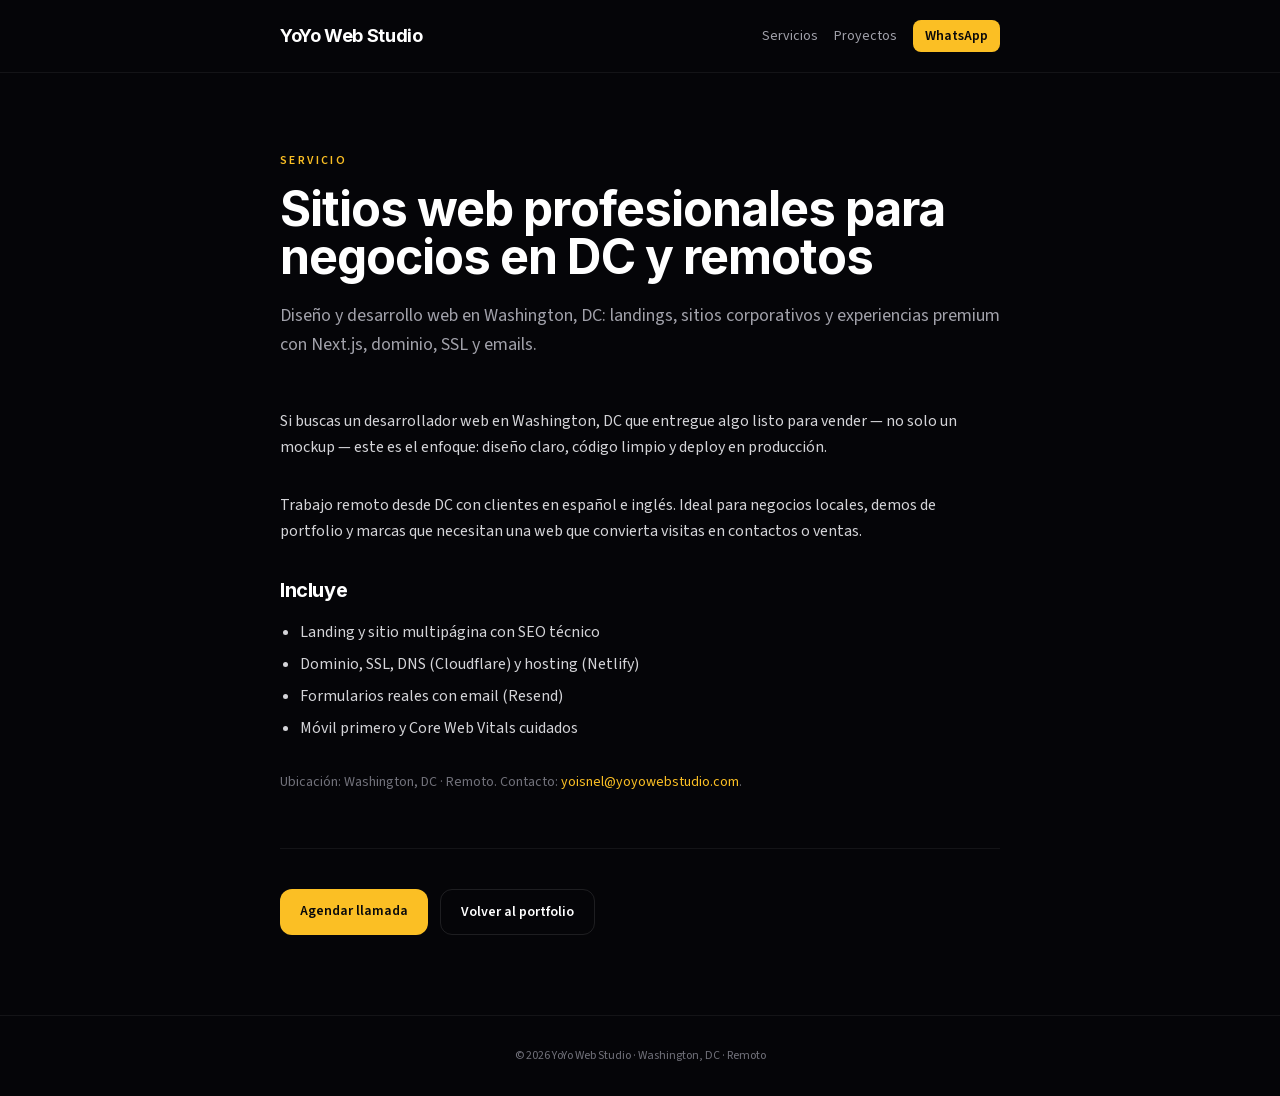
<file: servicios/diseno-web-washington-dc.html>
<!DOCTYPE html><html lang="es"><head><meta charSet="utf-8"/><meta name="viewport" content="width=device-width, initial-scale=1"/><link rel="preload" href="/_next/static/media/692df4da22e71021-s.p.woff2" as="font" crossorigin="" type="font/woff2"/><link rel="preload" href="/_next/static/media/e4af272ccee01ff0-s.p.woff2" as="font" crossorigin="" type="font/woff2"/><link rel="preload" href="/_next/static/media/eaead17c7dbfcd5d-s.p.woff2" as="font" crossorigin="" type="font/woff2"/><link rel="stylesheet" href="/_next/static/css/ba5c1ccfebffc015.css" data-precedence="next"/><link rel="preload" as="script" fetchPriority="low" href="/_next/static/chunks/webpack-9914fdfd9155aedd.js"/><script src="/_next/static/chunks/618f8807-5a4020d6ae8563a5.js" async=""></script><script src="/_next/static/chunks/364-49974647ede3a597.js" async=""></script><script src="/_next/static/chunks/main-app-acb78d8b7ebc2417.js" async=""></script><script src="/_next/static/chunks/485-90cb189bb2b925c7.js" async=""></script><script src="/_next/static/chunks/app/servicios/%5Bslug%5D/page-1e062cf616cc05dd.js" async=""></script><script src="/_next/static/chunks/app/layout-c6918228c727d37f.js" async=""></script><link rel="preload" href="https://static.cloudflareinsights.com/beacon.min.js" as="script"/><title>Diseño y desarrollo web en Washington, DC | YoYo Web Studio</title><meta name="description" content="Diseño y desarrollo web en Washington, DC: landings, sitios corporativos y experiencias premium con Next.js, dominio, SSL y emails."/><meta name="robots" content="index, follow"/><meta name="googlebot" content="index, follow, max-image-preview:large, max-snippet:-1"/><link rel="canonical" href="https://yoyowebstudio.com/servicios/diseno-web-washington-dc"/><meta property="og:title" content="Diseño y desarrollo web en Washington, DC | YoYo Web Studio"/><meta property="og:description" content="Diseño y desarrollo web en Washington, DC: landings, sitios corporativos y experiencias premium con Next.js, dominio, SSL y emails."/><meta property="og:url" content="https://yoyowebstudio.com/servicios/diseno-web-washington-dc"/><meta name="twitter:card" content="summary"/><meta name="twitter:title" content="Diseño y desarrollo web en Washington, DC | YoYo Web Studio"/><meta name="twitter:description" content="Diseño y desarrollo web en Washington, DC: landings, sitios corporativos y experiencias premium con Next.js, dominio, SSL y emails."/><link rel="icon" href="/icon.png?6768aaf77a13f084" type="image/png" sizes="192x192"/><meta name="next-size-adjust"/><script src="/_next/static/chunks/polyfills-42372ed130431b0a.js" noModule=""></script></head><body class="__variable_63c8e8 __variable_bea9d5 __variable_d8ebd1 flex min-h-screen flex-col antialiased"><main class="flex-1"><div class="studio-theme min-h-screen bg-[#050508] text-zinc-100"><header class="border-b border-white/[0.06]"><div class="mx-auto flex max-w-3xl items-center justify-between px-6 py-5"><a class="font-display text-lg font-bold text-white transition hover:text-amber-400" href="/">YoYo Web Studio</a><div class="flex items-center gap-4 text-sm"><a class="text-zinc-400 hover:text-white" href="/servicios">Servicios</a><a class="text-zinc-400 hover:text-white" href="/proyectos">Proyectos</a><a href="https://wa.me/12026412072" target="_blank" rel="noopener noreferrer" class="rounded-lg bg-amber-400 px-3 py-1.5 font-semibold text-zinc-950">WhatsApp</a></div></div></header><main class="mx-auto max-w-3xl px-6 py-14 sm:py-20"><p class="text-xs font-semibold uppercase tracking-[0.2em] text-amber-400">Servicio</p><h1 class="mt-4 font-display text-3xl font-bold leading-tight text-white sm:text-5xl">Sitios web profesionales para negocios en DC y remotos</h1><p class="mt-5 text-lg leading-relaxed text-zinc-400">Diseño y desarrollo web en Washington, DC: landings, sitios corporativos y experiencias premium con Next.js, dominio, SSL y emails.</p><div class="mt-12 space-y-8 text-zinc-300"><p class="leading-relaxed text-zinc-300">Si buscas un desarrollador web en Washington, DC que entregue algo listo para vender — no solo un mockup — este es el enfoque: diseño claro, código limpio y deploy en producción.</p><p class="leading-relaxed text-zinc-300">Trabajo remoto desde DC con clientes en español e inglés. Ideal para negocios locales, demos de portfolio y marcas que necesitan una web que convierta visitas en contactos o ventas.</p><div><h2 class="font-display text-xl font-bold text-white">Incluye</h2><ul class="mt-4 list-disc space-y-2 pl-5 text-zinc-300"><li>Landing y sitio multipágina con SEO técnico</li><li>Dominio, SSL, DNS (Cloudflare) y hosting (Netlify)</li><li>Formularios reales con email (Resend)</li><li>Móvil primero y Core Web Vitals cuidados</li></ul></div><p class="text-sm text-zinc-500">Ubicación: <!-- -->Washington, DC · Remoto<!-- -->. Contacto:<!-- --> <a class="text-amber-400" href="mailto:yoisnel@yoyowebstudio.com">yoisnel@yoyowebstudio.com</a>.</p></div><div class="mt-14 flex flex-wrap gap-3 border-t border-white/[0.06] pt-10"><a href="https://wa.me/12026412072?text=Hola%20Yoisnel%2C%20quiero%20agendar%20una%20llamada%20de%2015%20minutos%20para%20hablar%20de%20un%20proyecto." target="_blank" rel="noopener noreferrer" class="inline-flex rounded-xl bg-amber-400 px-5 py-3 text-sm font-semibold text-zinc-950">Agendar llamada</a><a class="inline-flex rounded-xl border border-white/10 px-5 py-3 text-sm font-semibold text-white" href="/#contacto">Volver al portfolio</a></div></main><footer class="border-t border-white/[0.06] py-8 text-center text-xs text-zinc-500">© <!-- -->2026<!-- --> <!-- -->YoYo Web Studio<!-- --> · <!-- -->Washington, DC · Remoto</footer></div></main><script src="/_next/static/chunks/webpack-9914fdfd9155aedd.js" async=""></script><script>(self.__next_f=self.__next_f||[]).push([0]);self.__next_f.push([2,null])</script><script>self.__next_f.push([1,"1:HL[\"/_next/static/media/692df4da22e71021-s.p.woff2\",\"font\",{\"crossOrigin\":\"\",\"type\":\"font/woff2\"}]\n2:HL[\"/_next/static/media/e4af272ccee01ff0-s.p.woff2\",\"font\",{\"crossOrigin\":\"\",\"type\":\"font/woff2\"}]\n3:HL[\"/_next/static/media/eaead17c7dbfcd5d-s.p.woff2\",\"font\",{\"crossOrigin\":\"\",\"type\":\"font/woff2\"}]\n4:HL[\"/_next/static/css/ba5c1ccfebffc015.css\",\"style\"]\n"])</script><script>self.__next_f.push([1,"5:I[4690,[],\"\"]\n7:I[9485,[\"485\",\"static/chunks/485-90cb189bb2b925c7.js\",\"655\",\"static/chunks/app/servicios/%5Bslug%5D/page-1e062cf616cc05dd.js\"],\"\"]\n8:I[1742,[],\"\"]\na:I[9121,[],\"\"]\nb:I[2819,[\"185\",\"static/chunks/app/layout-c6918228c727d37f.js\"],\"LanguageProvider\"]\nc:I[3108,[\"185\",\"static/chunks/app/layout-c6918228c727d37f.js\"],\"\"]\ne:I[8201,[],\"\"]\n9:[\"slug\",\"diseno-web-washington-dc\",\"d\"]\nf:[]\n"])</script><script>self.__next_f.push([1,"0:[\"$\",\"$L5\",null,{\"buildId\":\"fatz--pckVwjOckKhl0n9\",\"assetPrefix\":\"\",\"urlParts\":[\"\",\"servicios\",\"diseno-web-washington-dc\"],\"initialTree\":[\"\",{\"children\":[\"servicios\",{\"children\":[[\"slug\",\"diseno-web-washington-dc\",\"d\"],{\"children\":[\"__PAGE__?{\\\"slug\\\":\\\"diseno-web-washington-dc\\\"}\",{}]}]}]},\"$undefined\",\"$undefined\",true],\"initialSeedData\":[\"\",{\"children\":[\"servicios\",{\"children\":[[\"slug\",\"diseno-web-washington-dc\",\"d\"],{\"children\":[\"__PAGE__\",{},[[\"$L6\",[\"$\",\"div\",null,{\"className\":\"studio-theme min-h-screen bg-[#050508] text-zinc-100\",\"children\":[[\"$\",\"header\",null,{\"className\":\"border-b border-white/[0.06]\",\"children\":[\"$\",\"div\",null,{\"className\":\"mx-auto flex max-w-3xl items-center justify-between px-6 py-5\",\"children\":[[\"$\",\"$L7\",null,{\"href\":\"/\",\"className\":\"font-display text-lg font-bold text-white transition hover:text-amber-400\",\"children\":\"YoYo Web Studio\"}],[\"$\",\"div\",null,{\"className\":\"flex items-center gap-4 text-sm\",\"children\":[[\"$\",\"$L7\",null,{\"href\":\"/servicios\",\"className\":\"text-zinc-400 hover:text-white\",\"children\":\"Servicios\"}],[\"$\",\"$L7\",null,{\"href\":\"/proyectos\",\"className\":\"text-zinc-400 hover:text-white\",\"children\":\"Proyectos\"}],[\"$\",\"a\",null,{\"href\":\"https://wa.me/12026412072\",\"target\":\"_blank\",\"rel\":\"noopener noreferrer\",\"className\":\"rounded-lg bg-amber-400 px-3 py-1.5 font-semibold text-zinc-950\",\"children\":\"WhatsApp\"}]]}]]}]}],[\"$\",\"main\",null,{\"className\":\"mx-auto max-w-3xl px-6 py-14 sm:py-20\",\"children\":[[\"$\",\"p\",null,{\"className\":\"text-xs font-semibold uppercase tracking-[0.2em] text-amber-400\",\"children\":\"Servicio\"}],[\"$\",\"h1\",null,{\"className\":\"mt-4 font-display text-3xl font-bold leading-tight text-white sm:text-5xl\",\"children\":\"Sitios web profesionales para negocios en DC y remotos\"}],[\"$\",\"p\",null,{\"className\":\"mt-5 text-lg leading-relaxed text-zinc-400\",\"children\":\"Diseño y desarrollo web en Washington, DC: landings, sitios corporativos y experiencias premium con Next.js, dominio, SSL y emails.\"}],[\"$\",\"div\",null,{\"className\":\"mt-12 space-y-8 text-zinc-300\",\"children\":[[[\"$\",\"p\",\"Si buscas un desarrollador web en Washin\",{\"className\":\"leading-relaxed text-zinc-300\",\"children\":\"Si buscas un desarrollador web en Washington, DC que entregue algo listo para vender — no solo un mockup — este es el enfoque: diseño claro, código limpio y deploy en producción.\"}],[\"$\",\"p\",\"Trabajo remoto desde DC con clientes en \",{\"className\":\"leading-relaxed text-zinc-300\",\"children\":\"Trabajo remoto desde DC con clientes en español e inglés. Ideal para negocios locales, demos de portfolio y marcas que necesitan una web que convierta visitas en contactos o ventas.\"}]],[\"$\",\"div\",null,{\"children\":[[\"$\",\"h2\",null,{\"className\":\"font-display text-xl font-bold text-white\",\"children\":\"Incluye\"}],[\"$\",\"ul\",null,{\"className\":\"mt-4 list-disc space-y-2 pl-5 text-zinc-300\",\"children\":[[\"$\",\"li\",\"Landing y sitio multipágina con SEO técnico\",{\"children\":\"Landing y sitio multipágina con SEO técnico\"}],[\"$\",\"li\",\"Dominio, SSL, DNS (Cloudflare) y hosting (Netlify)\",{\"children\":\"Dominio, SSL, DNS (Cloudflare) y hosting (Netlify)\"}],[\"$\",\"li\",\"Formularios reales con email (Resend)\",{\"children\":\"Formularios reales con email (Resend)\"}],[\"$\",\"li\",\"Móvil primero y Core Web Vitals cuidados\",{\"children\":\"Móvil primero y Core Web Vitals cuidados\"}]]}]]}],[\"$\",\"p\",null,{\"className\":\"text-sm text-zinc-500\",\"children\":[\"Ubicación: \",\"Washington, DC · Remoto\",\". Contacto:\",\" \",[\"$\",\"a\",null,{\"className\":\"text-amber-400\",\"href\":\"mailto:yoisnel@yoyowebstudio.com\",\"children\":\"yoisnel@yoyowebstudio.com\"}],\".\"]}]]}],[\"$\",\"div\",null,{\"className\":\"mt-14 flex flex-wrap gap-3 border-t border-white/[0.06] pt-10\",\"children\":[[\"$\",\"a\",null,{\"href\":\"https://wa.me/12026412072?text=Hola%20Yoisnel%2C%20quiero%20agendar%20una%20llamada%20de%2015%20minutos%20para%20hablar%20de%20un%20proyecto.\",\"target\":\"_blank\",\"rel\":\"noopener noreferrer\",\"className\":\"inline-flex rounded-xl bg-amber-400 px-5 py-3 text-sm font-semibold text-zinc-950\",\"children\":\"Agendar llamada\"}],[\"$\",\"$L7\",null,{\"href\":\"/#contacto\",\"className\":\"inline-flex rounded-xl border border-white/10 px-5 py-3 text-sm font-semibold text-white\",\"children\":\"Volver al portfolio\"}]]}]]}],[\"$\",\"footer\",null,{\"className\":\"border-t border-white/[0.06] py-8 text-center text-xs text-zinc-500\",\"children\":[\"© \",2026,\" \",\"YoYo Web Studio\",\" · \",\"Washington, DC · Remoto\"]}]]}],null],null],null]},[null,[\"$\",\"$L8\",null,{\"parallelRouterKey\":\"children\",\"segmentPath\":[\"children\",\"servicios\",\"children\",\"$9\",\"children\"],\"error\":\"$undefined\",\"errorStyles\":\"$undefined\",\"errorScripts\":\"$undefined\",\"template\":[\"$\",\"$La\",null,{}],\"templateStyles\":\"$undefined\",\"templateScripts\":\"$undefined\",\"notFound\":\"$undefined\",\"notFoundStyles\":\"$undefined\"}]],null]},[[null,[\"$\",\"$L8\",null,{\"parallelRouterKey\":\"children\",\"segmentPath\":[\"children\",\"servicios\",\"children\"],\"error\":\"$undefined\",\"errorStyles\":\"$undefined\",\"errorScripts\":\"$undefined\",\"template\":[\"$\",\"$La\",null,{}],\"templateStyles\":\"$undefined\",\"templateScripts\":\"$undefined\",\"notFound\":\"$undefined\",\"notFoundStyles\":\"$undefined\"}]],null],null]},[[[[\"$\",\"link\",\"0\",{\"rel\":\"stylesheet\",\"href\":\"/_next/static/css/ba5c1ccfebffc015.css\",\"precedence\":\"next\",\"crossOrigin\":\"$undefined\"}]],[\"$\",\"html\",null,{\"lang\":\"es\",\"suppressHydrationWarning\":true,\"children\":[\"$\",\"body\",null,{\"className\":\"__variable_63c8e8 __variable_bea9d5 __variable_d8ebd1 flex min-h-screen flex-col antialiased\",\"children\":[[\"$\",\"$Lb\",null,{\"children\":[\"$\",\"main\",null,{\"className\":\"flex-1\",\"children\":[\"$\",\"$L8\",null,{\"parallelRouterKey\":\"children\",\"segmentPath\":[\"children\"],\"error\":\"$undefined\",\"errorStyles\":\"$undefined\",\"errorScripts\":\"$undefined\",\"template\":[\"$\",\"$La\",null,{}],\"templateStyles\":\"$undefined\",\"templateScripts\":\"$undefined\",\"notFound\":[\"$\",\"div\",null,{\"className\":\"studio-theme flex min-h-screen flex-col items-center justify-center bg-[#050508] px-6 text-center text-zinc-100\",\"children\":[[\"$\",\"p\",null,{\"className\":\"text-sm uppercase tracking-[0.3em] text-amber-400\",\"children\":\"404\"}],[\"$\",\"h1\",null,{\"className\":\"mt-4 font-display text-4xl font-bold\",\"children\":\"Página no encontrada\"}],[\"$\",\"a\",null,{\"href\":\"/\",\"className\":\"mt-8 rounded-full bg-white px-7 py-3 text-sm font-semibold text-black hover:bg-amber-400\",\"children\":\"YoYo Web Studio\"}]]}],\"notFoundStyles\":[]}]}]}],[\"$\",\"$Lc\",null,{\"src\":\"https://static.cloudflareinsights.com/beacon.min.js\",\"strategy\":\"afterInteractive\",\"defer\":true,\"data-cf-beacon\":\"{\\\"token\\\":\\\"f5c70dfe0dd846918ca96aea46c50e23\\\"}\"}]]}]}]],null],null],\"couldBeIntercepted\":false,\"initialHead\":[null,\"$Ld\"],\"globalErrorComponent\":\"$e\",\"missingSlots\":\"$Wf\"}]\n"])</script><script>self.__next_f.push([1,"d:[[\"$\",\"meta\",\"0\",{\"name\":\"viewport\",\"content\":\"width=device-width, initial-scale=1\"}],[\"$\",\"meta\",\"1\",{\"charSet\":\"utf-8\"}],[\"$\",\"title\",\"2\",{\"children\":\"Diseño y desarrollo web en Washington, DC | YoYo Web Studio\"}],[\"$\",\"meta\",\"3\",{\"name\":\"description\",\"content\":\"Diseño y desarrollo web en Washington, DC: landings, sitios corporativos y experiencias premium con Next.js, dominio, SSL y emails.\"}],[\"$\",\"meta\",\"4\",{\"name\":\"robots\",\"content\":\"index, follow\"}],[\"$\",\"meta\",\"5\",{\"name\":\"googlebot\",\"content\":\"index, follow, max-image-preview:large, max-snippet:-1\"}],[\"$\",\"link\",\"6\",{\"rel\":\"canonical\",\"href\":\"https://yoyowebstudio.com/servicios/diseno-web-washington-dc\"}],[\"$\",\"meta\",\"7\",{\"property\":\"og:title\",\"content\":\"Diseño y desarrollo web en Washington, DC | YoYo Web Studio\"}],[\"$\",\"meta\",\"8\",{\"property\":\"og:description\",\"content\":\"Diseño y desarrollo web en Washington, DC: landings, sitios corporativos y experiencias premium con Next.js, dominio, SSL y emails.\"}],[\"$\",\"meta\",\"9\",{\"property\":\"og:url\",\"content\":\"https://yoyowebstudio.com/servicios/diseno-web-washington-dc\"}],[\"$\",\"meta\",\"10\",{\"name\":\"twitter:card\",\"content\":\"summary\"}],[\"$\",\"meta\",\"11\",{\"name\":\"twitter:title\",\"content\":\"Diseño y desarrollo web en Washington, DC | YoYo Web Studio\"}],[\"$\",\"meta\",\"12\",{\"name\":\"twitter:description\",\"content\":\"Diseño y desarrollo web en Washington, DC: landings, sitios corporativos y experiencias premium con Next.js, dominio, SSL y emails.\"}],[\"$\",\"link\",\"13\",{\"rel\":\"icon\",\"href\":\"/icon.png?6768aaf77a13f084\",\"type\":\"image/png\",\"sizes\":\"192x192\"}],[\"$\",\"meta\",\"14\",{\"name\":\"next-size-adjust\"}]]\n6:null\n"])</script></body></html>
</file>
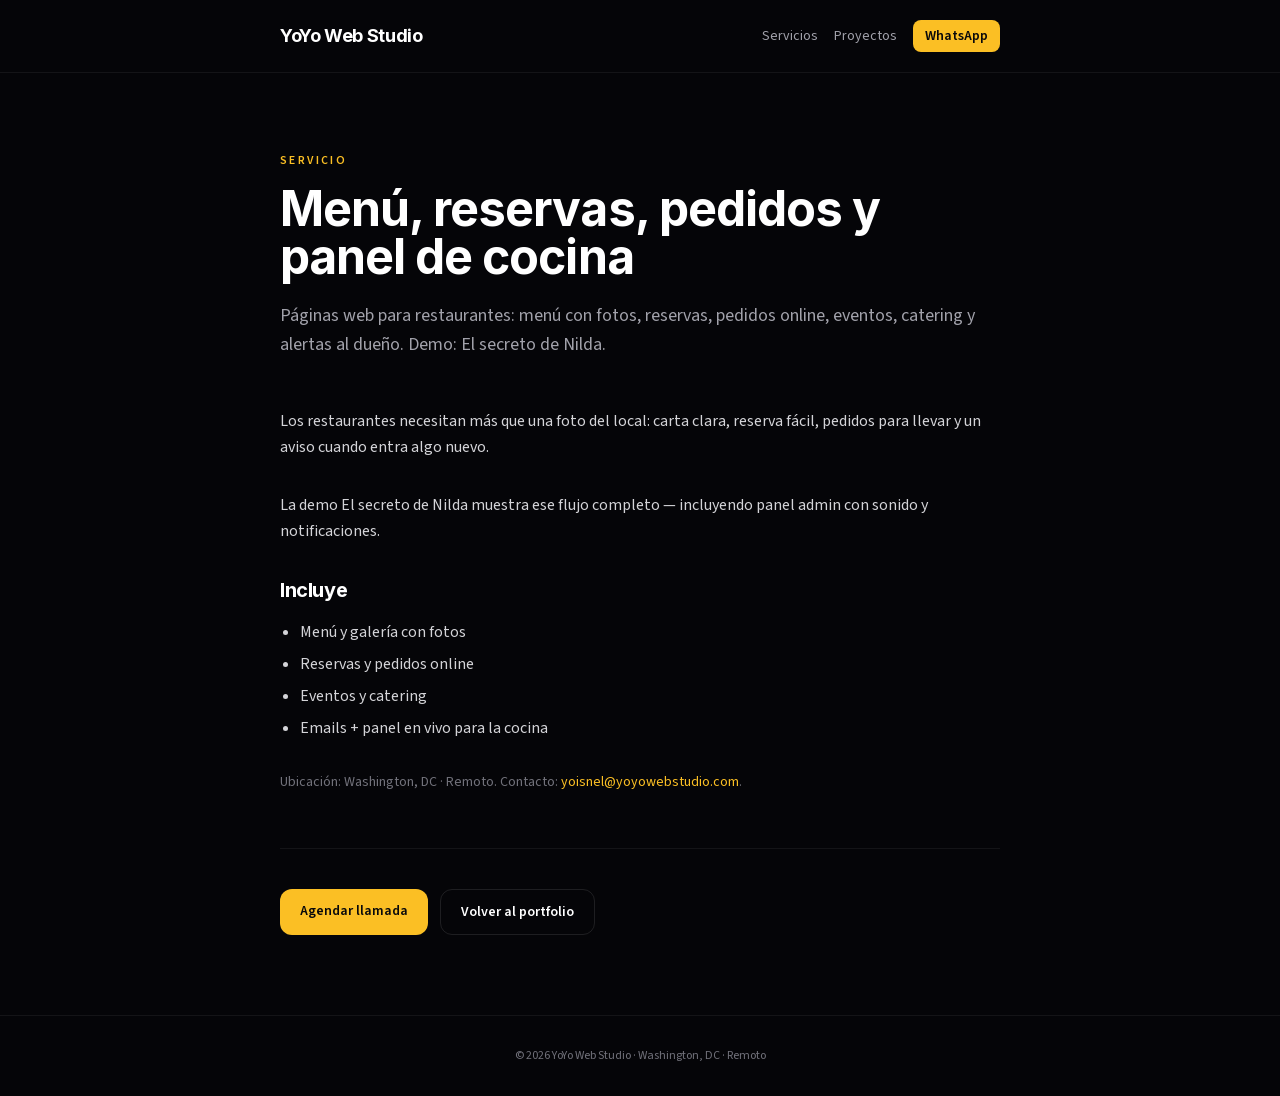
<file: servicios/sitios-para-restaurantes.html>
<!DOCTYPE html><html lang="es"><head><meta charSet="utf-8"/><meta name="viewport" content="width=device-width, initial-scale=1"/><link rel="preload" href="/_next/static/media/692df4da22e71021-s.p.woff2" as="font" crossorigin="" type="font/woff2"/><link rel="preload" href="/_next/static/media/e4af272ccee01ff0-s.p.woff2" as="font" crossorigin="" type="font/woff2"/><link rel="preload" href="/_next/static/media/eaead17c7dbfcd5d-s.p.woff2" as="font" crossorigin="" type="font/woff2"/><link rel="stylesheet" href="/_next/static/css/ba5c1ccfebffc015.css" data-precedence="next"/><link rel="preload" as="script" fetchPriority="low" href="/_next/static/chunks/webpack-9914fdfd9155aedd.js"/><script src="/_next/static/chunks/618f8807-5a4020d6ae8563a5.js" async=""></script><script src="/_next/static/chunks/364-49974647ede3a597.js" async=""></script><script src="/_next/static/chunks/main-app-acb78d8b7ebc2417.js" async=""></script><script src="/_next/static/chunks/485-90cb189bb2b925c7.js" async=""></script><script src="/_next/static/chunks/app/servicios/%5Bslug%5D/page-1e062cf616cc05dd.js" async=""></script><script src="/_next/static/chunks/app/layout-c6918228c727d37f.js" async=""></script><link rel="preload" href="https://static.cloudflareinsights.com/beacon.min.js" as="script"/><title>Sitios web para restaurantes | YoYo Web Studio</title><meta name="description" content="Páginas web para restaurantes: menú con fotos, reservas, pedidos online, eventos, catering y alertas al dueño. Demo: El secreto de Nilda."/><meta name="robots" content="index, follow"/><meta name="googlebot" content="index, follow, max-image-preview:large, max-snippet:-1"/><link rel="canonical" href="https://yoyowebstudio.com/servicios/sitios-para-restaurantes"/><meta property="og:title" content="Sitios web para restaurantes | YoYo Web Studio"/><meta property="og:description" content="Páginas web para restaurantes: menú con fotos, reservas, pedidos online, eventos, catering y alertas al dueño. Demo: El secreto de Nilda."/><meta property="og:url" content="https://yoyowebstudio.com/servicios/sitios-para-restaurantes"/><meta name="twitter:card" content="summary"/><meta name="twitter:title" content="Sitios web para restaurantes | YoYo Web Studio"/><meta name="twitter:description" content="Páginas web para restaurantes: menú con fotos, reservas, pedidos online, eventos, catering y alertas al dueño. Demo: El secreto de Nilda."/><link rel="icon" href="/icon.png?6768aaf77a13f084" type="image/png" sizes="192x192"/><meta name="next-size-adjust"/><script src="/_next/static/chunks/polyfills-42372ed130431b0a.js" noModule=""></script></head><body class="__variable_63c8e8 __variable_bea9d5 __variable_d8ebd1 flex min-h-screen flex-col antialiased"><main class="flex-1"><div class="studio-theme min-h-screen bg-[#050508] text-zinc-100"><header class="border-b border-white/[0.06]"><div class="mx-auto flex max-w-3xl items-center justify-between px-6 py-5"><a class="font-display text-lg font-bold text-white transition hover:text-amber-400" href="/">YoYo Web Studio</a><div class="flex items-center gap-4 text-sm"><a class="text-zinc-400 hover:text-white" href="/servicios">Servicios</a><a class="text-zinc-400 hover:text-white" href="/proyectos">Proyectos</a><a href="https://wa.me/12026412072" target="_blank" rel="noopener noreferrer" class="rounded-lg bg-amber-400 px-3 py-1.5 font-semibold text-zinc-950">WhatsApp</a></div></div></header><main class="mx-auto max-w-3xl px-6 py-14 sm:py-20"><p class="text-xs font-semibold uppercase tracking-[0.2em] text-amber-400">Servicio</p><h1 class="mt-4 font-display text-3xl font-bold leading-tight text-white sm:text-5xl">Menú, reservas, pedidos y panel de cocina</h1><p class="mt-5 text-lg leading-relaxed text-zinc-400">Páginas web para restaurantes: menú con fotos, reservas, pedidos online, eventos, catering y alertas al dueño. Demo: El secreto de Nilda.</p><div class="mt-12 space-y-8 text-zinc-300"><p class="leading-relaxed text-zinc-300">Los restaurantes necesitan más que una foto del local: carta clara, reserva fácil, pedidos para llevar y un aviso cuando entra algo nuevo.</p><p class="leading-relaxed text-zinc-300">La demo El secreto de Nilda muestra ese flujo completo — incluyendo panel admin con sonido y notificaciones.</p><div><h2 class="font-display text-xl font-bold text-white">Incluye</h2><ul class="mt-4 list-disc space-y-2 pl-5 text-zinc-300"><li>Menú y galería con fotos</li><li>Reservas y pedidos online</li><li>Eventos y catering</li><li>Emails + panel en vivo para la cocina</li></ul></div><p class="text-sm text-zinc-500">Ubicación: <!-- -->Washington, DC · Remoto<!-- -->. Contacto:<!-- --> <a class="text-amber-400" href="mailto:yoisnel@yoyowebstudio.com">yoisnel@yoyowebstudio.com</a>.</p></div><div class="mt-14 flex flex-wrap gap-3 border-t border-white/[0.06] pt-10"><a href="https://wa.me/12026412072?text=Hola%20Yoisnel%2C%20quiero%20agendar%20una%20llamada%20de%2015%20minutos%20para%20hablar%20de%20un%20proyecto." target="_blank" rel="noopener noreferrer" class="inline-flex rounded-xl bg-amber-400 px-5 py-3 text-sm font-semibold text-zinc-950">Agendar llamada</a><a class="inline-flex rounded-xl border border-white/10 px-5 py-3 text-sm font-semibold text-white" href="/#contacto">Volver al portfolio</a></div></main><footer class="border-t border-white/[0.06] py-8 text-center text-xs text-zinc-500">© <!-- -->2026<!-- --> <!-- -->YoYo Web Studio<!-- --> · <!-- -->Washington, DC · Remoto</footer></div></main><script src="/_next/static/chunks/webpack-9914fdfd9155aedd.js" async=""></script><script>(self.__next_f=self.__next_f||[]).push([0]);self.__next_f.push([2,null])</script><script>self.__next_f.push([1,"1:HL[\"/_next/static/media/692df4da22e71021-s.p.woff2\",\"font\",{\"crossOrigin\":\"\",\"type\":\"font/woff2\"}]\n2:HL[\"/_next/static/media/e4af272ccee01ff0-s.p.woff2\",\"font\",{\"crossOrigin\":\"\",\"type\":\"font/woff2\"}]\n3:HL[\"/_next/static/media/eaead17c7dbfcd5d-s.p.woff2\",\"font\",{\"crossOrigin\":\"\",\"type\":\"font/woff2\"}]\n4:HL[\"/_next/static/css/ba5c1ccfebffc015.css\",\"style\"]\n"])</script><script>self.__next_f.push([1,"5:I[4690,[],\"\"]\n7:I[9485,[\"485\",\"static/chunks/485-90cb189bb2b925c7.js\",\"655\",\"static/chunks/app/servicios/%5Bslug%5D/page-1e062cf616cc05dd.js\"],\"\"]\n8:I[1742,[],\"\"]\na:I[9121,[],\"\"]\nb:I[2819,[\"185\",\"static/chunks/app/layout-c6918228c727d37f.js\"],\"LanguageProvider\"]\nc:I[3108,[\"185\",\"static/chunks/app/layout-c6918228c727d37f.js\"],\"\"]\ne:I[8201,[],\"\"]\n9:[\"slug\",\"sitios-para-restaurantes\",\"d\"]\nf:[]\n"])</script><script>self.__next_f.push([1,"0:[\"$\",\"$L5\",null,{\"buildId\":\"fatz--pckVwjOckKhl0n9\",\"assetPrefix\":\"\",\"urlParts\":[\"\",\"servicios\",\"sitios-para-restaurantes\"],\"initialTree\":[\"\",{\"children\":[\"servicios\",{\"children\":[[\"slug\",\"sitios-para-restaurantes\",\"d\"],{\"children\":[\"__PAGE__?{\\\"slug\\\":\\\"sitios-para-restaurantes\\\"}\",{}]}]}]},\"$undefined\",\"$undefined\",true],\"initialSeedData\":[\"\",{\"children\":[\"servicios\",{\"children\":[[\"slug\",\"sitios-para-restaurantes\",\"d\"],{\"children\":[\"__PAGE__\",{},[[\"$L6\",[\"$\",\"div\",null,{\"className\":\"studio-theme min-h-screen bg-[#050508] text-zinc-100\",\"children\":[[\"$\",\"header\",null,{\"className\":\"border-b border-white/[0.06]\",\"children\":[\"$\",\"div\",null,{\"className\":\"mx-auto flex max-w-3xl items-center justify-between px-6 py-5\",\"children\":[[\"$\",\"$L7\",null,{\"href\":\"/\",\"className\":\"font-display text-lg font-bold text-white transition hover:text-amber-400\",\"children\":\"YoYo Web Studio\"}],[\"$\",\"div\",null,{\"className\":\"flex items-center gap-4 text-sm\",\"children\":[[\"$\",\"$L7\",null,{\"href\":\"/servicios\",\"className\":\"text-zinc-400 hover:text-white\",\"children\":\"Servicios\"}],[\"$\",\"$L7\",null,{\"href\":\"/proyectos\",\"className\":\"text-zinc-400 hover:text-white\",\"children\":\"Proyectos\"}],[\"$\",\"a\",null,{\"href\":\"https://wa.me/12026412072\",\"target\":\"_blank\",\"rel\":\"noopener noreferrer\",\"className\":\"rounded-lg bg-amber-400 px-3 py-1.5 font-semibold text-zinc-950\",\"children\":\"WhatsApp\"}]]}]]}]}],[\"$\",\"main\",null,{\"className\":\"mx-auto max-w-3xl px-6 py-14 sm:py-20\",\"children\":[[\"$\",\"p\",null,{\"className\":\"text-xs font-semibold uppercase tracking-[0.2em] text-amber-400\",\"children\":\"Servicio\"}],[\"$\",\"h1\",null,{\"className\":\"mt-4 font-display text-3xl font-bold leading-tight text-white sm:text-5xl\",\"children\":\"Menú, reservas, pedidos y panel de cocina\"}],[\"$\",\"p\",null,{\"className\":\"mt-5 text-lg leading-relaxed text-zinc-400\",\"children\":\"Páginas web para restaurantes: menú con fotos, reservas, pedidos online, eventos, catering y alertas al dueño. Demo: El secreto de Nilda.\"}],[\"$\",\"div\",null,{\"className\":\"mt-12 space-y-8 text-zinc-300\",\"children\":[[[\"$\",\"p\",\"Los restaurantes necesitan más que una f\",{\"className\":\"leading-relaxed text-zinc-300\",\"children\":\"Los restaurantes necesitan más que una foto del local: carta clara, reserva fácil, pedidos para llevar y un aviso cuando entra algo nuevo.\"}],[\"$\",\"p\",\"La demo El secreto de Nilda muestra ese \",{\"className\":\"leading-relaxed text-zinc-300\",\"children\":\"La demo El secreto de Nilda muestra ese flujo completo — incluyendo panel admin con sonido y notificaciones.\"}]],[\"$\",\"div\",null,{\"children\":[[\"$\",\"h2\",null,{\"className\":\"font-display text-xl font-bold text-white\",\"children\":\"Incluye\"}],[\"$\",\"ul\",null,{\"className\":\"mt-4 list-disc space-y-2 pl-5 text-zinc-300\",\"children\":[[\"$\",\"li\",\"Menú y galería con fotos\",{\"children\":\"Menú y galería con fotos\"}],[\"$\",\"li\",\"Reservas y pedidos online\",{\"children\":\"Reservas y pedidos online\"}],[\"$\",\"li\",\"Eventos y catering\",{\"children\":\"Eventos y catering\"}],[\"$\",\"li\",\"Emails + panel en vivo para la cocina\",{\"children\":\"Emails + panel en vivo para la cocina\"}]]}]]}],[\"$\",\"p\",null,{\"className\":\"text-sm text-zinc-500\",\"children\":[\"Ubicación: \",\"Washington, DC · Remoto\",\". Contacto:\",\" \",[\"$\",\"a\",null,{\"className\":\"text-amber-400\",\"href\":\"mailto:yoisnel@yoyowebstudio.com\",\"children\":\"yoisnel@yoyowebstudio.com\"}],\".\"]}]]}],[\"$\",\"div\",null,{\"className\":\"mt-14 flex flex-wrap gap-3 border-t border-white/[0.06] pt-10\",\"children\":[[\"$\",\"a\",null,{\"href\":\"https://wa.me/12026412072?text=Hola%20Yoisnel%2C%20quiero%20agendar%20una%20llamada%20de%2015%20minutos%20para%20hablar%20de%20un%20proyecto.\",\"target\":\"_blank\",\"rel\":\"noopener noreferrer\",\"className\":\"inline-flex rounded-xl bg-amber-400 px-5 py-3 text-sm font-semibold text-zinc-950\",\"children\":\"Agendar llamada\"}],[\"$\",\"$L7\",null,{\"href\":\"/#contacto\",\"className\":\"inline-flex rounded-xl border border-white/10 px-5 py-3 text-sm font-semibold text-white\",\"children\":\"Volver al portfolio\"}]]}]]}],[\"$\",\"footer\",null,{\"className\":\"border-t border-white/[0.06] py-8 text-center text-xs text-zinc-500\",\"children\":[\"© \",2026,\" \",\"YoYo Web Studio\",\" · \",\"Washington, DC · Remoto\"]}]]}],null],null],null]},[null,[\"$\",\"$L8\",null,{\"parallelRouterKey\":\"children\",\"segmentPath\":[\"children\",\"servicios\",\"children\",\"$9\",\"children\"],\"error\":\"$undefined\",\"errorStyles\":\"$undefined\",\"errorScripts\":\"$undefined\",\"template\":[\"$\",\"$La\",null,{}],\"templateStyles\":\"$undefined\",\"templateScripts\":\"$undefined\",\"notFound\":\"$undefined\",\"notFoundStyles\":\"$undefined\"}]],null]},[[null,[\"$\",\"$L8\",null,{\"parallelRouterKey\":\"children\",\"segmentPath\":[\"children\",\"servicios\",\"children\"],\"error\":\"$undefined\",\"errorStyles\":\"$undefined\",\"errorScripts\":\"$undefined\",\"template\":[\"$\",\"$La\",null,{}],\"templateStyles\":\"$undefined\",\"templateScripts\":\"$undefined\",\"notFound\":\"$undefined\",\"notFoundStyles\":\"$undefined\"}]],null],null]},[[[[\"$\",\"link\",\"0\",{\"rel\":\"stylesheet\",\"href\":\"/_next/static/css/ba5c1ccfebffc015.css\",\"precedence\":\"next\",\"crossOrigin\":\"$undefined\"}]],[\"$\",\"html\",null,{\"lang\":\"es\",\"suppressHydrationWarning\":true,\"children\":[\"$\",\"body\",null,{\"className\":\"__variable_63c8e8 __variable_bea9d5 __variable_d8ebd1 flex min-h-screen flex-col antialiased\",\"children\":[[\"$\",\"$Lb\",null,{\"children\":[\"$\",\"main\",null,{\"className\":\"flex-1\",\"children\":[\"$\",\"$L8\",null,{\"parallelRouterKey\":\"children\",\"segmentPath\":[\"children\"],\"error\":\"$undefined\",\"errorStyles\":\"$undefined\",\"errorScripts\":\"$undefined\",\"template\":[\"$\",\"$La\",null,{}],\"templateStyles\":\"$undefined\",\"templateScripts\":\"$undefined\",\"notFound\":[\"$\",\"div\",null,{\"className\":\"studio-theme flex min-h-screen flex-col items-center justify-center bg-[#050508] px-6 text-center text-zinc-100\",\"children\":[[\"$\",\"p\",null,{\"className\":\"text-sm uppercase tracking-[0.3em] text-amber-400\",\"children\":\"404\"}],[\"$\",\"h1\",null,{\"className\":\"mt-4 font-display text-4xl font-bold\",\"children\":\"Página no encontrada\"}],[\"$\",\"a\",null,{\"href\":\"/\",\"className\":\"mt-8 rounded-full bg-white px-7 py-3 text-sm font-semibold text-black hover:bg-amber-400\",\"children\":\"YoYo Web Studio\"}]]}],\"notFoundStyles\":[]}]}]}],[\"$\",\"$Lc\",null,{\"src\":\"https://static.cloudflareinsights.com/beacon.min.js\",\"strategy\":\"afterInteractive\",\"defer\":true,\"data-cf-beacon\":\"{\\\"token\\\":\\\"f5c70dfe0dd846918ca96aea46c50e23\\\"}\"}]]}]}]],null],null],\"couldBeIntercepted\":false,\"initialHead\":[null,\"$Ld\"],\"globalErrorComponent\":\"$e\",\"missingSlots\":\"$Wf\"}]\n"])</script><script>self.__next_f.push([1,"d:[[\"$\",\"meta\",\"0\",{\"name\":\"viewport\",\"content\":\"width=device-width, initial-scale=1\"}],[\"$\",\"meta\",\"1\",{\"charSet\":\"utf-8\"}],[\"$\",\"title\",\"2\",{\"children\":\"Sitios web para restaurantes | YoYo Web Studio\"}],[\"$\",\"meta\",\"3\",{\"name\":\"description\",\"content\":\"Páginas web para restaurantes: menú con fotos, reservas, pedidos online, eventos, catering y alertas al dueño. Demo: El secreto de Nilda.\"}],[\"$\",\"meta\",\"4\",{\"name\":\"robots\",\"content\":\"index, follow\"}],[\"$\",\"meta\",\"5\",{\"name\":\"googlebot\",\"content\":\"index, follow, max-image-preview:large, max-snippet:-1\"}],[\"$\",\"link\",\"6\",{\"rel\":\"canonical\",\"href\":\"https://yoyowebstudio.com/servicios/sitios-para-restaurantes\"}],[\"$\",\"meta\",\"7\",{\"property\":\"og:title\",\"content\":\"Sitios web para restaurantes | YoYo Web Studio\"}],[\"$\",\"meta\",\"8\",{\"property\":\"og:description\",\"content\":\"Páginas web para restaurantes: menú con fotos, reservas, pedidos online, eventos, catering y alertas al dueño. Demo: El secreto de Nilda.\"}],[\"$\",\"meta\",\"9\",{\"property\":\"og:url\",\"content\":\"https://yoyowebstudio.com/servicios/sitios-para-restaurantes\"}],[\"$\",\"meta\",\"10\",{\"name\":\"twitter:card\",\"content\":\"summary\"}],[\"$\",\"meta\",\"11\",{\"name\":\"twitter:title\",\"content\":\"Sitios web para restaurantes | YoYo Web Studio\"}],[\"$\",\"meta\",\"12\",{\"name\":\"twitter:description\",\"content\":\"Páginas web para restaurantes: menú con fotos, reservas, pedidos online, eventos, catering y alertas al dueño. Demo: El secreto de Nilda.\"}],[\"$\",\"link\",\"13\",{\"rel\":\"icon\",\"href\":\"/icon.png?6768aaf77a13f084\",\"type\":\"image/png\",\"sizes\":\"192x192\"}],[\"$\",\"meta\",\"14\",{\"name\":\"next-size-adjust\"}]]\n6:null\n"])</script></body></html>
</file>
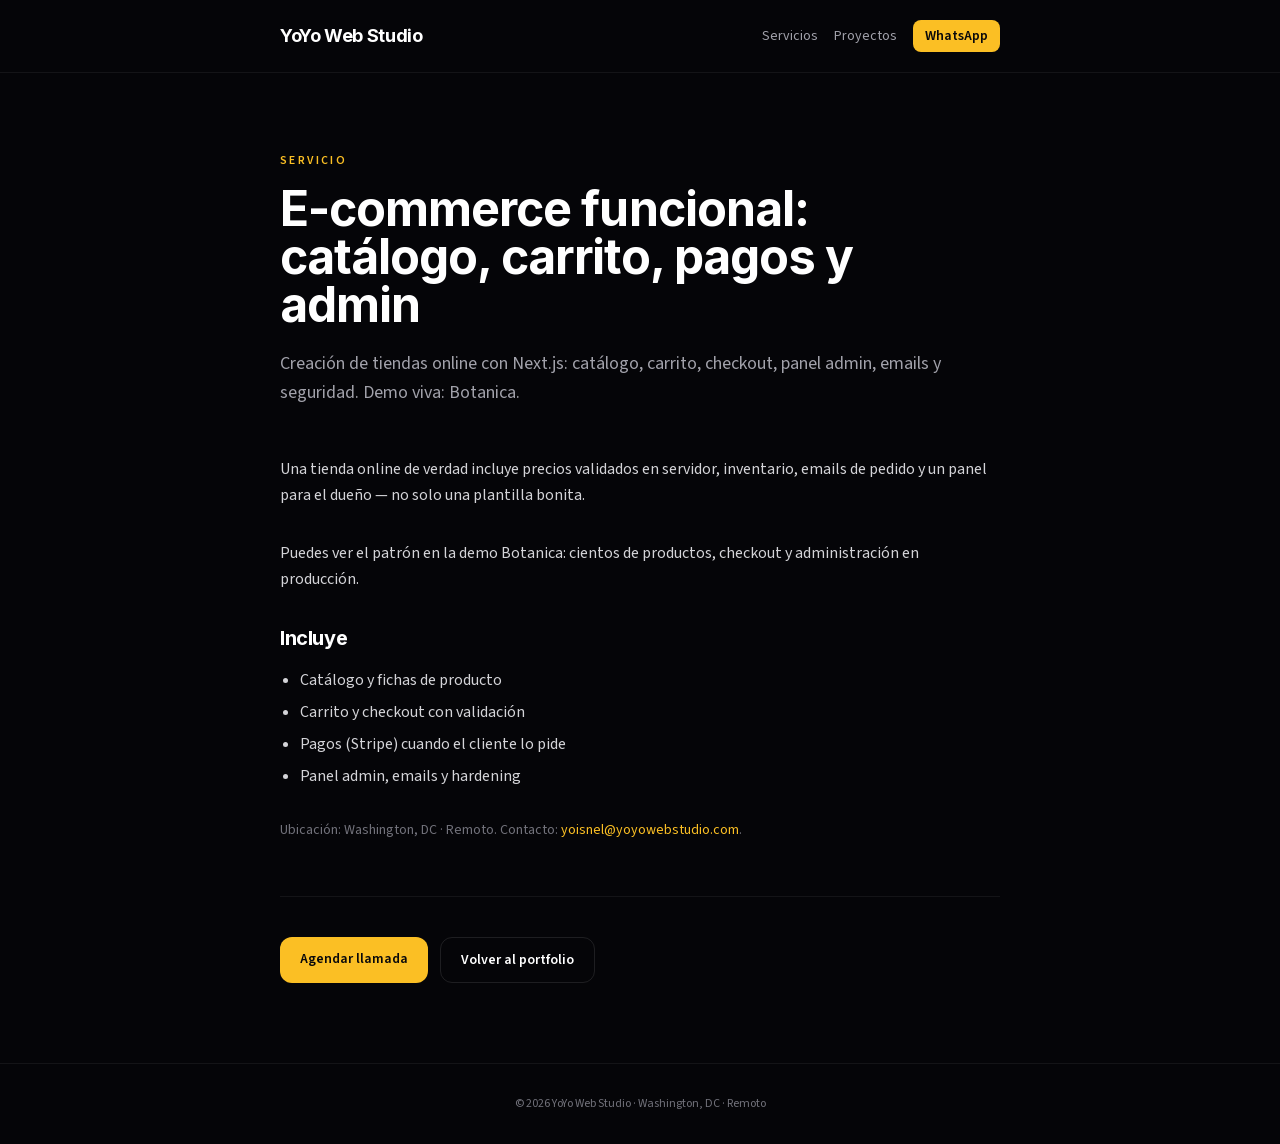
<file: servicios/tiendas-online-ecommerce.html>
<!DOCTYPE html><html lang="es"><head><meta charSet="utf-8"/><meta name="viewport" content="width=device-width, initial-scale=1"/><link rel="preload" href="/_next/static/media/692df4da22e71021-s.p.woff2" as="font" crossorigin="" type="font/woff2"/><link rel="preload" href="/_next/static/media/e4af272ccee01ff0-s.p.woff2" as="font" crossorigin="" type="font/woff2"/><link rel="preload" href="/_next/static/media/eaead17c7dbfcd5d-s.p.woff2" as="font" crossorigin="" type="font/woff2"/><link rel="stylesheet" href="/_next/static/css/ba5c1ccfebffc015.css" data-precedence="next"/><link rel="preload" as="script" fetchPriority="low" href="/_next/static/chunks/webpack-9914fdfd9155aedd.js"/><script src="/_next/static/chunks/618f8807-5a4020d6ae8563a5.js" async=""></script><script src="/_next/static/chunks/364-49974647ede3a597.js" async=""></script><script src="/_next/static/chunks/main-app-acb78d8b7ebc2417.js" async=""></script><script src="/_next/static/chunks/485-90cb189bb2b925c7.js" async=""></script><script src="/_next/static/chunks/app/servicios/%5Bslug%5D/page-1e062cf616cc05dd.js" async=""></script><script src="/_next/static/chunks/app/layout-c6918228c727d37f.js" async=""></script><link rel="preload" href="https://static.cloudflareinsights.com/beacon.min.js" as="script"/><title>Tiendas online y e-commerce | YoYo Web Studio</title><meta name="description" content="Creación de tiendas online con Next.js: catálogo, carrito, checkout, panel admin, emails y seguridad. Demo viva: Botanica."/><meta name="robots" content="index, follow"/><meta name="googlebot" content="index, follow, max-image-preview:large, max-snippet:-1"/><link rel="canonical" href="https://yoyowebstudio.com/servicios/tiendas-online-ecommerce"/><meta property="og:title" content="Tiendas online y e-commerce | YoYo Web Studio"/><meta property="og:description" content="Creación de tiendas online con Next.js: catálogo, carrito, checkout, panel admin, emails y seguridad. Demo viva: Botanica."/><meta property="og:url" content="https://yoyowebstudio.com/servicios/tiendas-online-ecommerce"/><meta name="twitter:card" content="summary"/><meta name="twitter:title" content="Tiendas online y e-commerce | YoYo Web Studio"/><meta name="twitter:description" content="Creación de tiendas online con Next.js: catálogo, carrito, checkout, panel admin, emails y seguridad. Demo viva: Botanica."/><link rel="icon" href="/icon.png?6768aaf77a13f084" type="image/png" sizes="192x192"/><meta name="next-size-adjust"/><script src="/_next/static/chunks/polyfills-42372ed130431b0a.js" noModule=""></script></head><body class="__variable_63c8e8 __variable_bea9d5 __variable_d8ebd1 flex min-h-screen flex-col antialiased"><main class="flex-1"><div class="studio-theme min-h-screen bg-[#050508] text-zinc-100"><header class="border-b border-white/[0.06]"><div class="mx-auto flex max-w-3xl items-center justify-between px-6 py-5"><a class="font-display text-lg font-bold text-white transition hover:text-amber-400" href="/">YoYo Web Studio</a><div class="flex items-center gap-4 text-sm"><a class="text-zinc-400 hover:text-white" href="/servicios">Servicios</a><a class="text-zinc-400 hover:text-white" href="/proyectos">Proyectos</a><a href="https://wa.me/12026412072" target="_blank" rel="noopener noreferrer" class="rounded-lg bg-amber-400 px-3 py-1.5 font-semibold text-zinc-950">WhatsApp</a></div></div></header><main class="mx-auto max-w-3xl px-6 py-14 sm:py-20"><p class="text-xs font-semibold uppercase tracking-[0.2em] text-amber-400">Servicio</p><h1 class="mt-4 font-display text-3xl font-bold leading-tight text-white sm:text-5xl">E-commerce funcional: catálogo, carrito, pagos y admin</h1><p class="mt-5 text-lg leading-relaxed text-zinc-400">Creación de tiendas online con Next.js: catálogo, carrito, checkout, panel admin, emails y seguridad. Demo viva: Botanica.</p><div class="mt-12 space-y-8 text-zinc-300"><p class="leading-relaxed text-zinc-300">Una tienda online de verdad incluye precios validados en servidor, inventario, emails de pedido y un panel para el dueño — no solo una plantilla bonita.</p><p class="leading-relaxed text-zinc-300">Puedes ver el patrón en la demo Botanica: cientos de productos, checkout y administración en producción.</p><div><h2 class="font-display text-xl font-bold text-white">Incluye</h2><ul class="mt-4 list-disc space-y-2 pl-5 text-zinc-300"><li>Catálogo y fichas de producto</li><li>Carrito y checkout con validación</li><li>Pagos (Stripe) cuando el cliente lo pide</li><li>Panel admin, emails y hardening</li></ul></div><p class="text-sm text-zinc-500">Ubicación: <!-- -->Washington, DC · Remoto<!-- -->. Contacto:<!-- --> <a class="text-amber-400" href="mailto:yoisnel@yoyowebstudio.com">yoisnel@yoyowebstudio.com</a>.</p></div><div class="mt-14 flex flex-wrap gap-3 border-t border-white/[0.06] pt-10"><a href="https://wa.me/12026412072?text=Hola%20Yoisnel%2C%20quiero%20agendar%20una%20llamada%20de%2015%20minutos%20para%20hablar%20de%20un%20proyecto." target="_blank" rel="noopener noreferrer" class="inline-flex rounded-xl bg-amber-400 px-5 py-3 text-sm font-semibold text-zinc-950">Agendar llamada</a><a class="inline-flex rounded-xl border border-white/10 px-5 py-3 text-sm font-semibold text-white" href="/#contacto">Volver al portfolio</a></div></main><footer class="border-t border-white/[0.06] py-8 text-center text-xs text-zinc-500">© <!-- -->2026<!-- --> <!-- -->YoYo Web Studio<!-- --> · <!-- -->Washington, DC · Remoto</footer></div></main><script src="/_next/static/chunks/webpack-9914fdfd9155aedd.js" async=""></script><script>(self.__next_f=self.__next_f||[]).push([0]);self.__next_f.push([2,null])</script><script>self.__next_f.push([1,"1:HL[\"/_next/static/media/692df4da22e71021-s.p.woff2\",\"font\",{\"crossOrigin\":\"\",\"type\":\"font/woff2\"}]\n2:HL[\"/_next/static/media/e4af272ccee01ff0-s.p.woff2\",\"font\",{\"crossOrigin\":\"\",\"type\":\"font/woff2\"}]\n3:HL[\"/_next/static/media/eaead17c7dbfcd5d-s.p.woff2\",\"font\",{\"crossOrigin\":\"\",\"type\":\"font/woff2\"}]\n4:HL[\"/_next/static/css/ba5c1ccfebffc015.css\",\"style\"]\n"])</script><script>self.__next_f.push([1,"5:I[4690,[],\"\"]\n7:I[9485,[\"485\",\"static/chunks/485-90cb189bb2b925c7.js\",\"655\",\"static/chunks/app/servicios/%5Bslug%5D/page-1e062cf616cc05dd.js\"],\"\"]\n8:I[1742,[],\"\"]\na:I[9121,[],\"\"]\nb:I[2819,[\"185\",\"static/chunks/app/layout-c6918228c727d37f.js\"],\"LanguageProvider\"]\nc:I[3108,[\"185\",\"static/chunks/app/layout-c6918228c727d37f.js\"],\"\"]\ne:I[8201,[],\"\"]\n9:[\"slug\",\"tiendas-online-ecommerce\",\"d\"]\nf:[]\n"])</script><script>self.__next_f.push([1,"0:[\"$\",\"$L5\",null,{\"buildId\":\"fatz--pckVwjOckKhl0n9\",\"assetPrefix\":\"\",\"urlParts\":[\"\",\"servicios\",\"tiendas-online-ecommerce\"],\"initialTree\":[\"\",{\"children\":[\"servicios\",{\"children\":[[\"slug\",\"tiendas-online-ecommerce\",\"d\"],{\"children\":[\"__PAGE__?{\\\"slug\\\":\\\"tiendas-online-ecommerce\\\"}\",{}]}]}]},\"$undefined\",\"$undefined\",true],\"initialSeedData\":[\"\",{\"children\":[\"servicios\",{\"children\":[[\"slug\",\"tiendas-online-ecommerce\",\"d\"],{\"children\":[\"__PAGE__\",{},[[\"$L6\",[\"$\",\"div\",null,{\"className\":\"studio-theme min-h-screen bg-[#050508] text-zinc-100\",\"children\":[[\"$\",\"header\",null,{\"className\":\"border-b border-white/[0.06]\",\"children\":[\"$\",\"div\",null,{\"className\":\"mx-auto flex max-w-3xl items-center justify-between px-6 py-5\",\"children\":[[\"$\",\"$L7\",null,{\"href\":\"/\",\"className\":\"font-display text-lg font-bold text-white transition hover:text-amber-400\",\"children\":\"YoYo Web Studio\"}],[\"$\",\"div\",null,{\"className\":\"flex items-center gap-4 text-sm\",\"children\":[[\"$\",\"$L7\",null,{\"href\":\"/servicios\",\"className\":\"text-zinc-400 hover:text-white\",\"children\":\"Servicios\"}],[\"$\",\"$L7\",null,{\"href\":\"/proyectos\",\"className\":\"text-zinc-400 hover:text-white\",\"children\":\"Proyectos\"}],[\"$\",\"a\",null,{\"href\":\"https://wa.me/12026412072\",\"target\":\"_blank\",\"rel\":\"noopener noreferrer\",\"className\":\"rounded-lg bg-amber-400 px-3 py-1.5 font-semibold text-zinc-950\",\"children\":\"WhatsApp\"}]]}]]}]}],[\"$\",\"main\",null,{\"className\":\"mx-auto max-w-3xl px-6 py-14 sm:py-20\",\"children\":[[\"$\",\"p\",null,{\"className\":\"text-xs font-semibold uppercase tracking-[0.2em] text-amber-400\",\"children\":\"Servicio\"}],[\"$\",\"h1\",null,{\"className\":\"mt-4 font-display text-3xl font-bold leading-tight text-white sm:text-5xl\",\"children\":\"E-commerce funcional: catálogo, carrito, pagos y admin\"}],[\"$\",\"p\",null,{\"className\":\"mt-5 text-lg leading-relaxed text-zinc-400\",\"children\":\"Creación de tiendas online con Next.js: catálogo, carrito, checkout, panel admin, emails y seguridad. Demo viva: Botanica.\"}],[\"$\",\"div\",null,{\"className\":\"mt-12 space-y-8 text-zinc-300\",\"children\":[[[\"$\",\"p\",\"Una tienda online de verdad incluye prec\",{\"className\":\"leading-relaxed text-zinc-300\",\"children\":\"Una tienda online de verdad incluye precios validados en servidor, inventario, emails de pedido y un panel para el dueño — no solo una plantilla bonita.\"}],[\"$\",\"p\",\"Puedes ver el patrón en la demo Botanica\",{\"className\":\"leading-relaxed text-zinc-300\",\"children\":\"Puedes ver el patrón en la demo Botanica: cientos de productos, checkout y administración en producción.\"}]],[\"$\",\"div\",null,{\"children\":[[\"$\",\"h2\",null,{\"className\":\"font-display text-xl font-bold text-white\",\"children\":\"Incluye\"}],[\"$\",\"ul\",null,{\"className\":\"mt-4 list-disc space-y-2 pl-5 text-zinc-300\",\"children\":[[\"$\",\"li\",\"Catálogo y fichas de producto\",{\"children\":\"Catálogo y fichas de producto\"}],[\"$\",\"li\",\"Carrito y checkout con validación\",{\"children\":\"Carrito y checkout con validación\"}],[\"$\",\"li\",\"Pagos (Stripe) cuando el cliente lo pide\",{\"children\":\"Pagos (Stripe) cuando el cliente lo pide\"}],[\"$\",\"li\",\"Panel admin, emails y hardening\",{\"children\":\"Panel admin, emails y hardening\"}]]}]]}],[\"$\",\"p\",null,{\"className\":\"text-sm text-zinc-500\",\"children\":[\"Ubicación: \",\"Washington, DC · Remoto\",\". Contacto:\",\" \",[\"$\",\"a\",null,{\"className\":\"text-amber-400\",\"href\":\"mailto:yoisnel@yoyowebstudio.com\",\"children\":\"yoisnel@yoyowebstudio.com\"}],\".\"]}]]}],[\"$\",\"div\",null,{\"className\":\"mt-14 flex flex-wrap gap-3 border-t border-white/[0.06] pt-10\",\"children\":[[\"$\",\"a\",null,{\"href\":\"https://wa.me/12026412072?text=Hola%20Yoisnel%2C%20quiero%20agendar%20una%20llamada%20de%2015%20minutos%20para%20hablar%20de%20un%20proyecto.\",\"target\":\"_blank\",\"rel\":\"noopener noreferrer\",\"className\":\"inline-flex rounded-xl bg-amber-400 px-5 py-3 text-sm font-semibold text-zinc-950\",\"children\":\"Agendar llamada\"}],[\"$\",\"$L7\",null,{\"href\":\"/#contacto\",\"className\":\"inline-flex rounded-xl border border-white/10 px-5 py-3 text-sm font-semibold text-white\",\"children\":\"Volver al portfolio\"}]]}]]}],[\"$\",\"footer\",null,{\"className\":\"border-t border-white/[0.06] py-8 text-center text-xs text-zinc-500\",\"children\":[\"© \",2026,\" \",\"YoYo Web Studio\",\" · \",\"Washington, DC · Remoto\"]}]]}],null],null],null]},[null,[\"$\",\"$L8\",null,{\"parallelRouterKey\":\"children\",\"segmentPath\":[\"children\",\"servicios\",\"children\",\"$9\",\"children\"],\"error\":\"$undefined\",\"errorStyles\":\"$undefined\",\"errorScripts\":\"$undefined\",\"template\":[\"$\",\"$La\",null,{}],\"templateStyles\":\"$undefined\",\"templateScripts\":\"$undefined\",\"notFound\":\"$undefined\",\"notFoundStyles\":\"$undefined\"}]],null]},[[null,[\"$\",\"$L8\",null,{\"parallelRouterKey\":\"children\",\"segmentPath\":[\"children\",\"servicios\",\"children\"],\"error\":\"$undefined\",\"errorStyles\":\"$undefined\",\"errorScripts\":\"$undefined\",\"template\":[\"$\",\"$La\",null,{}],\"templateStyles\":\"$undefined\",\"templateScripts\":\"$undefined\",\"notFound\":\"$undefined\",\"notFoundStyles\":\"$undefined\"}]],null],null]},[[[[\"$\",\"link\",\"0\",{\"rel\":\"stylesheet\",\"href\":\"/_next/static/css/ba5c1ccfebffc015.css\",\"precedence\":\"next\",\"crossOrigin\":\"$undefined\"}]],[\"$\",\"html\",null,{\"lang\":\"es\",\"suppressHydrationWarning\":true,\"children\":[\"$\",\"body\",null,{\"className\":\"__variable_63c8e8 __variable_bea9d5 __variable_d8ebd1 flex min-h-screen flex-col antialiased\",\"children\":[[\"$\",\"$Lb\",null,{\"children\":[\"$\",\"main\",null,{\"className\":\"flex-1\",\"children\":[\"$\",\"$L8\",null,{\"parallelRouterKey\":\"children\",\"segmentPath\":[\"children\"],\"error\":\"$undefined\",\"errorStyles\":\"$undefined\",\"errorScripts\":\"$undefined\",\"template\":[\"$\",\"$La\",null,{}],\"templateStyles\":\"$undefined\",\"templateScripts\":\"$undefined\",\"notFound\":[\"$\",\"div\",null,{\"className\":\"studio-theme flex min-h-screen flex-col items-center justify-center bg-[#050508] px-6 text-center text-zinc-100\",\"children\":[[\"$\",\"p\",null,{\"className\":\"text-sm uppercase tracking-[0.3em] text-amber-400\",\"children\":\"404\"}],[\"$\",\"h1\",null,{\"className\":\"mt-4 font-display text-4xl font-bold\",\"children\":\"Página no encontrada\"}],[\"$\",\"a\",null,{\"href\":\"/\",\"className\":\"mt-8 rounded-full bg-white px-7 py-3 text-sm font-semibold text-black hover:bg-amber-400\",\"children\":\"YoYo Web Studio\"}]]}],\"notFoundStyles\":[]}]}]}],[\"$\",\"$Lc\",null,{\"src\":\"https://static.cloudflareinsights.com/beacon.min.js\",\"strategy\":\"afterInteractive\",\"defer\":true,\"data-cf-beacon\":\"{\\\"token\\\":\\\"f5c70dfe0dd846918ca96aea46c50e23\\\"}\"}]]}]}]],null],null],\"couldBeIntercepted\":false,\"initialHead\":[null,\"$Ld\"],\"globalErrorComponent\":\"$e\",\"missingSlots\":\"$Wf\"}]\n"])</script><script>self.__next_f.push([1,"d:[[\"$\",\"meta\",\"0\",{\"name\":\"viewport\",\"content\":\"width=device-width, initial-scale=1\"}],[\"$\",\"meta\",\"1\",{\"charSet\":\"utf-8\"}],[\"$\",\"title\",\"2\",{\"children\":\"Tiendas online y e-commerce | YoYo Web Studio\"}],[\"$\",\"meta\",\"3\",{\"name\":\"description\",\"content\":\"Creación de tiendas online con Next.js: catálogo, carrito, checkout, panel admin, emails y seguridad. Demo viva: Botanica.\"}],[\"$\",\"meta\",\"4\",{\"name\":\"robots\",\"content\":\"index, follow\"}],[\"$\",\"meta\",\"5\",{\"name\":\"googlebot\",\"content\":\"index, follow, max-image-preview:large, max-snippet:-1\"}],[\"$\",\"link\",\"6\",{\"rel\":\"canonical\",\"href\":\"https://yoyowebstudio.com/servicios/tiendas-online-ecommerce\"}],[\"$\",\"meta\",\"7\",{\"property\":\"og:title\",\"content\":\"Tiendas online y e-commerce | YoYo Web Studio\"}],[\"$\",\"meta\",\"8\",{\"property\":\"og:description\",\"content\":\"Creación de tiendas online con Next.js: catálogo, carrito, checkout, panel admin, emails y seguridad. Demo viva: Botanica.\"}],[\"$\",\"meta\",\"9\",{\"property\":\"og:url\",\"content\":\"https://yoyowebstudio.com/servicios/tiendas-online-ecommerce\"}],[\"$\",\"meta\",\"10\",{\"name\":\"twitter:card\",\"content\":\"summary\"}],[\"$\",\"meta\",\"11\",{\"name\":\"twitter:title\",\"content\":\"Tiendas online y e-commerce | YoYo Web Studio\"}],[\"$\",\"meta\",\"12\",{\"name\":\"twitter:description\",\"content\":\"Creación de tiendas online con Next.js: catálogo, carrito, checkout, panel admin, emails y seguridad. Demo viva: Botanica.\"}],[\"$\",\"link\",\"13\",{\"rel\":\"icon\",\"href\":\"/icon.png?6768aaf77a13f084\",\"type\":\"image/png\",\"sizes\":\"192x192\"}],[\"$\",\"meta\",\"14\",{\"name\":\"next-size-adjust\"}]]\n6:null\n"])</script></body></html>
</file>
<file: _next/static/css/ba5c1ccfebffc015.css>
@font-face{font-family:__Playfair_Display_63c8e8;font-style:normal;font-weight:400 900;font-display:swap;src:url(/_next/static/media/47f136985ef5b5cb-s.woff2) format("woff2");unicode-range:u+0301,u+0400-045f,u+0490-0491,u+04b0-04b1,u+2116}@font-face{font-family:__Playfair_Display_63c8e8;font-style:normal;font-weight:400 900;font-display:swap;src:url(/_next/static/media/4ead58c4dcc3f285-s.woff2) format("woff2");unicode-range:u+0102-0103,u+0110-0111,u+0128-0129,u+0168-0169,u+01a0-01a1,u+01af-01b0,u+0300-0301,u+0303-0304,u+0308-0309,u+0323,u+0329,u+1ea0-1ef9,u+20ab}@font-face{font-family:__Playfair_Display_63c8e8;font-style:normal;font-weight:400 900;font-display:swap;src:url(/_next/static/media/28a2004cf8372660-s.woff2) format("woff2");unicode-range:u+0100-02ba,u+02bd-02c5,u+02c7-02cc,u+02ce-02d7,u+02dd-02ff,u+0304,u+0308,u+0329,u+1d00-1dbf,u+1e00-1e9f,u+1ef2-1eff,u+2020,u+20a0-20ab,u+20ad-20c4,u+2113,u+2c60-2c7f,u+a720-a7ff}@font-face{font-family:__Playfair_Display_63c8e8;font-style:normal;font-weight:400 900;font-display:swap;src:url(/_next/static/media/eaead17c7dbfcd5d-s.p.woff2) format("woff2");unicode-range:u+00??,u+0131,u+0152-0153,u+02bb-02bc,u+02c6,u+02da,u+02dc,u+0304,u+0308,u+0329,u+2000-206f,u+20ac,u+2122,u+2191,u+2193,u+2212,u+2215,u+feff,u+fffd}@font-face{font-family:__Playfair_Display_Fallback_63c8e8;src:local("Times New Roman");ascent-override:97.25%;descent-override:22.56%;line-gap-override:0.00%;size-adjust:111.26%}.__className_63c8e8{font-family:__Playfair_Display_63c8e8,__Playfair_Display_Fallback_63c8e8;font-style:normal}.__variable_63c8e8{--font-playfair:"__Playfair_Display_63c8e8","__Playfair_Display_Fallback_63c8e8"}@font-face{font-family:__Source_Sans_3_bea9d5;font-style:normal;font-weight:200 900;font-display:swap;src:url(/_next/static/media/084282eba306c257-s.woff2) format("woff2");unicode-range:u+0460-052f,u+1c80-1c8a,u+20b4,u+2de0-2dff,u+a640-a69f,u+fe2e-fe2f}@font-face{font-family:__Source_Sans_3_bea9d5;font-style:normal;font-weight:200 900;font-display:swap;src:url(/_next/static/media/1e377d93cbdd6b44-s.woff2) format("woff2");unicode-range:u+0301,u+0400-045f,u+0490-0491,u+04b0-04b1,u+2116}@font-face{font-family:__Source_Sans_3_bea9d5;font-style:normal;font-weight:200 900;font-display:swap;src:url(/_next/static/media/ec1d0aa2d2fbc083-s.woff2) format("woff2");unicode-range:u+1f??}@font-face{font-family:__Source_Sans_3_bea9d5;font-style:normal;font-weight:200 900;font-display:swap;src:url(/_next/static/media/f1dd23950e6cd390-s.woff2) format("woff2");unicode-range:u+0370-0377,u+037a-037f,u+0384-038a,u+038c,u+038e-03a1,u+03a3-03ff}@font-face{font-family:__Source_Sans_3_bea9d5;font-style:normal;font-weight:200 900;font-display:swap;src:url(/_next/static/media/0c7826ffb3acea36-s.woff2) format("woff2");unicode-range:u+0102-0103,u+0110-0111,u+0128-0129,u+0168-0169,u+01a0-01a1,u+01af-01b0,u+0300-0301,u+0303-0304,u+0308-0309,u+0323,u+0329,u+1ea0-1ef9,u+20ab}@font-face{font-family:__Source_Sans_3_bea9d5;font-style:normal;font-weight:200 900;font-display:swap;src:url(/_next/static/media/b6a6f0b43d027304-s.woff2) format("woff2");unicode-range:u+0100-02ba,u+02bd-02c5,u+02c7-02cc,u+02ce-02d7,u+02dd-02ff,u+0304,u+0308,u+0329,u+1d00-1dbf,u+1e00-1e9f,u+1ef2-1eff,u+2020,u+20a0-20ab,u+20ad-20c4,u+2113,u+2c60-2c7f,u+a720-a7ff}@font-face{font-family:__Source_Sans_3_bea9d5;font-style:normal;font-weight:200 900;font-display:swap;src:url(/_next/static/media/692df4da22e71021-s.p.woff2) format("woff2");unicode-range:u+00??,u+0131,u+0152-0153,u+02bb-02bc,u+02c6,u+02da,u+02dc,u+0304,u+0308,u+0329,u+2000-206f,u+20ac,u+2122,u+2191,u+2193,u+2212,u+2215,u+feff,u+fffd}@font-face{font-family:__Source_Sans_3_Fallback_bea9d5;src:local("Arial");ascent-override:109.21%;descent-override:42.66%;line-gap-override:0.00%;size-adjust:93.76%}.__className_bea9d5{font-family:__Source_Sans_3_bea9d5,__Source_Sans_3_Fallback_bea9d5;font-style:normal}.__variable_bea9d5{--font-source-sans:"__Source_Sans_3_bea9d5","__Source_Sans_3_Fallback_bea9d5"}@font-face{font-family:__Inter_d8ebd1;font-style:normal;font-weight:100 900;font-display:swap;src:url(/_next/static/media/ba9851c3c22cd980-s.woff2) format("woff2");unicode-range:u+0460-052f,u+1c80-1c8a,u+20b4,u+2de0-2dff,u+a640-a69f,u+fe2e-fe2f}@font-face{font-family:__Inter_d8ebd1;font-style:normal;font-weight:100 900;font-display:swap;src:url(/_next/static/media/21350d82a1f187e9-s.woff2) format("woff2");unicode-range:u+0301,u+0400-045f,u+0490-0491,u+04b0-04b1,u+2116}@font-face{font-family:__Inter_d8ebd1;font-style:normal;font-weight:100 900;font-display:swap;src:url(/_next/static/media/c5fe6dc8356a8c31-s.woff2) format("woff2");unicode-range:u+1f??}@font-face{font-family:__Inter_d8ebd1;font-style:normal;font-weight:100 900;font-display:swap;src:url(/_next/static/media/19cfc7226ec3afaa-s.woff2) format("woff2");unicode-range:u+0370-0377,u+037a-037f,u+0384-038a,u+038c,u+038e-03a1,u+03a3-03ff}@font-face{font-family:__Inter_d8ebd1;font-style:normal;font-weight:100 900;font-display:swap;src:url(/_next/static/media/df0a9ae256c0569c-s.woff2) format("woff2");unicode-range:u+0102-0103,u+0110-0111,u+0128-0129,u+0168-0169,u+01a0-01a1,u+01af-01b0,u+0300-0301,u+0303-0304,u+0308-0309,u+0323,u+0329,u+1ea0-1ef9,u+20ab}@font-face{font-family:__Inter_d8ebd1;font-style:normal;font-weight:100 900;font-display:swap;src:url(/_next/static/media/8e9860b6e62d6359-s.woff2) format("woff2");unicode-range:u+0100-02ba,u+02bd-02c5,u+02c7-02cc,u+02ce-02d7,u+02dd-02ff,u+0304,u+0308,u+0329,u+1d00-1dbf,u+1e00-1e9f,u+1ef2-1eff,u+2020,u+20a0-20ab,u+20ad-20c4,u+2113,u+2c60-2c7f,u+a720-a7ff}@font-face{font-family:__Inter_d8ebd1;font-style:normal;font-weight:100 900;font-display:swap;src:url(/_next/static/media/e4af272ccee01ff0-s.p.woff2) format("woff2");unicode-range:u+00??,u+0131,u+0152-0153,u+02bb-02bc,u+02c6,u+02da,u+02dc,u+0304,u+0308,u+0329,u+2000-206f,u+20ac,u+2122,u+2191,u+2193,u+2212,u+2215,u+feff,u+fffd}@font-face{font-family:__Inter_Fallback_d8ebd1;src:local("Arial");ascent-override:90.49%;descent-override:22.56%;line-gap-override:0.00%;size-adjust:107.06%}.__className_d8ebd1{font-family:__Inter_d8ebd1,__Inter_Fallback_d8ebd1;font-style:normal}.__variable_d8ebd1{--font-inter:"__Inter_d8ebd1","__Inter_Fallback_d8ebd1"}*,:after,:before{--tw-border-spacing-x:0;--tw-border-spacing-y:0;--tw-translate-x:0;--tw-translate-y:0;--tw-rotate:0;--tw-skew-x:0;--tw-skew-y:0;--tw-scale-x:1;--tw-scale-y:1;--tw-pan-x: ;--tw-pan-y: ;--tw-pinch-zoom: ;--tw-scroll-snap-strictness:proximity;--tw-gradient-from-position: ;--tw-gradient-via-position: ;--tw-gradient-to-position: ;--tw-ordinal: ;--tw-slashed-zero: ;--tw-numeric-figure: ;--tw-numeric-spacing: ;--tw-numeric-fraction: ;--tw-ring-inset: ;--tw-ring-offset-width:0px;--tw-ring-offset-color:#fff;--tw-ring-color:rgba(59,130,246,.5);--tw-ring-offset-shadow:0 0 #0000;--tw-ring-shadow:0 0 #0000;--tw-shadow:0 0 #0000;--tw-shadow-colored:0 0 #0000;--tw-blur: ;--tw-brightness: ;--tw-contrast: ;--tw-grayscale: ;--tw-hue-rotate: ;--tw-invert: ;--tw-saturate: ;--tw-sepia: ;--tw-drop-shadow: ;--tw-backdrop-blur: ;--tw-backdrop-brightness: ;--tw-backdrop-contrast: ;--tw-backdrop-grayscale: ;--tw-backdrop-hue-rotate: ;--tw-backdrop-invert: ;--tw-backdrop-opacity: ;--tw-backdrop-saturate: ;--tw-backdrop-sepia: ;--tw-contain-size: ;--tw-contain-layout: ;--tw-contain-paint: ;--tw-contain-style: }::backdrop{--tw-border-spacing-x:0;--tw-border-spacing-y:0;--tw-translate-x:0;--tw-translate-y:0;--tw-rotate:0;--tw-skew-x:0;--tw-skew-y:0;--tw-scale-x:1;--tw-scale-y:1;--tw-pan-x: ;--tw-pan-y: ;--tw-pinch-zoom: ;--tw-scroll-snap-strictness:proximity;--tw-gradient-from-position: ;--tw-gradient-via-position: ;--tw-gradient-to-position: ;--tw-ordinal: ;--tw-slashed-zero: ;--tw-numeric-figure: ;--tw-numeric-spacing: ;--tw-numeric-fraction: ;--tw-ring-inset: ;--tw-ring-offset-width:0px;--tw-ring-offset-color:#fff;--tw-ring-color:rgba(59,130,246,.5);--tw-ring-offset-shadow:0 0 #0000;--tw-ring-shadow:0 0 #0000;--tw-shadow:0 0 #0000;--tw-shadow-colored:0 0 #0000;--tw-blur: ;--tw-brightness: ;--tw-contrast: ;--tw-grayscale: ;--tw-hue-rotate: ;--tw-invert: ;--tw-saturate: ;--tw-sepia: ;--tw-drop-shadow: ;--tw-backdrop-blur: ;--tw-backdrop-brightness: ;--tw-backdrop-contrast: ;--tw-backdrop-grayscale: ;--tw-backdrop-hue-rotate: ;--tw-backdrop-invert: ;--tw-backdrop-opacity: ;--tw-backdrop-saturate: ;--tw-backdrop-sepia: ;--tw-contain-size: ;--tw-contain-layout: ;--tw-contain-paint: ;--tw-contain-style: }/*
! tailwindcss v3.4.19 | MIT License | https://tailwindcss.com
*/*,:after,:before{box-sizing:border-box;border:0 solid #e5e7eb}:after,:before{--tw-content:""}:host,html{line-height:1.5;-webkit-text-size-adjust:100%;-moz-tab-size:4;tab-size:4;font-family:ui-sans-serif,system-ui,sans-serif,Apple Color Emoji,Segoe UI Emoji,Segoe UI Symbol,Noto Color Emoji;font-feature-settings:normal;font-variation-settings:normal;-webkit-tap-highlight-color:transparent}body{margin:0;line-height:inherit}hr{height:0;color:inherit;border-top-width:1px}abbr:where([title]){text-decoration:underline dotted}h1,h2,h3,h4,h5,h6{font-size:inherit;font-weight:inherit}a{color:inherit;text-decoration:inherit}b,strong{font-weight:bolder}code,kbd,pre,samp{font-family:ui-monospace,SFMono-Regular,Menlo,Monaco,Consolas,Liberation Mono,Courier New,monospace;font-feature-settings:normal;font-variation-settings:normal;font-size:1em}small{font-size:80%}sub,sup{font-size:75%;line-height:0;position:relative;vertical-align:baseline}sub{bottom:-.25em}sup{top:-.5em}table{text-indent:0;border-color:inherit;border-collapse:collapse}button,input,optgroup,select,textarea{font-family:inherit;font-feature-settings:inherit;font-variation-settings:inherit;font-size:100%;font-weight:inherit;line-height:inherit;letter-spacing:inherit;color:inherit;margin:0;padding:0}button,select{text-transform:none}button,input:where([type=button]),input:where([type=reset]),input:where([type=submit]){-webkit-appearance:button;background-color:transparent;background-image:none}:-moz-focusring{outline:auto}:-moz-ui-invalid{box-shadow:none}progress{vertical-align:baseline}::-webkit-inner-spin-button,::-webkit-outer-spin-button{height:auto}[type=search]{-webkit-appearance:textfield;outline-offset:-2px}::-webkit-search-decoration{-webkit-appearance:none}::-webkit-file-upload-button{-webkit-appearance:button;font:inherit}summary{display:list-item}blockquote,dd,dl,figure,h1,h2,h3,h4,h5,h6,hr,p,pre{margin:0}fieldset{margin:0}fieldset,legend{padding:0}menu,ol,ul{list-style:none;margin:0;padding:0}dialog{padding:0}textarea{resize:vertical}input::placeholder,textarea::placeholder{opacity:1;color:#9ca3af}[role=button],button{cursor:pointer}:disabled{cursor:default}audio,canvas,embed,iframe,img,object,svg,video{display:block;vertical-align:middle}img,video{max-width:100%;height:auto}[hidden]:where(:not([hidden=until-found])){display:none}html{scroll-behavior:smooth}body{--tw-bg-opacity:1;background-color:rgb(5 5 8/var(--tw-bg-opacity,1));font-family:var(--font-source-sans),system-ui,sans-serif;--tw-text-opacity:1;color:rgb(244 244 245/var(--tw-text-opacity,1));-webkit-font-smoothing:antialiased;-moz-osx-font-smoothing:grayscale}h1,h2,h3,h4,h5,h6{font-family:var(--font-playfair),Georgia,serif}.studio-theme h1,.studio-theme h2,.studio-theme h3,.studio-theme h4,.studio-theme h5,.studio-theme h6{font-family:var(--font-inter),system-ui,sans-serif;letter-spacing:-.02em}.card{border-radius:.5rem;border-width:1px;--tw-border-opacity:1;border-color:rgb(232 224 212/var(--tw-border-opacity,1));--tw-bg-opacity:1;background-color:rgb(255 255 255/var(--tw-bg-opacity,1));--tw-shadow:0 1px 2px 0 rgba(0,0,0,.05);--tw-shadow-colored:0 1px 2px 0 var(--tw-shadow-color);transition-property:all;transition-timing-function:cubic-bezier(.4,0,.2,1);transition-duration:.3s}.card,.card:hover{box-shadow:var(--tw-ring-offset-shadow,0 0 #0000),var(--tw-ring-shadow,0 0 #0000),var(--tw-shadow)}.card:hover{--tw-shadow:0 4px 6px -1px rgba(0,0,0,.1),0 2px 4px -2px rgba(0,0,0,.1);--tw-shadow-colored:0 4px 6px -1px var(--tw-shadow-color),0 2px 4px -2px var(--tw-shadow-color)}.sr-only{position:absolute;width:1px;height:1px;padding:0;margin:-1px;overflow:hidden;clip:rect(0,0,0,0);white-space:nowrap;border-width:0}.pointer-events-none{pointer-events:none}.visible{visibility:visible}.static{position:static}.fixed{position:fixed}.absolute{position:absolute}.relative{position:relative}.inset-0{inset:0}.inset-x-0{left:0;right:0}.-bottom-20{bottom:-5rem}.-left-20{left:-5rem}.-left-\[9999px\]{left:-9999px}.-right-20{right:-5rem}.-top-20{top:-5rem}.bottom-5{bottom:1.25rem}.left-0{left:0}.left-\[19px\]{left:19px}.right-5{right:1.25rem}.top-0{top:0}.z-0{z-index:0}.z-10{z-index:10}.z-50{z-index:50}.z-\[60\]{z-index:60}.mx-auto{margin-left:auto;margin-right:auto}.mb-1\.5{margin-bottom:.375rem}.mt-0\.5{margin-top:.125rem}.mt-1{margin-top:.25rem}.mt-10{margin-top:2.5rem}.mt-12{margin-top:3rem}.mt-14{margin-top:3.5rem}.mt-16{margin-top:4rem}.mt-2{margin-top:.5rem}.mt-3{margin-top:.75rem}.mt-4{margin-top:1rem}.mt-5{margin-top:1.25rem}.mt-6{margin-top:1.5rem}.mt-7{margin-top:1.75rem}.mt-8{margin-top:2rem}.block{display:block}.inline-block{display:inline-block}.flex{display:flex}.inline-flex{display:inline-flex}.grid{display:grid}.hidden{display:none}.h-0{height:0}.h-10{height:2.5rem}.h-12{height:3rem}.h-14{height:3.5rem}.h-2{height:.5rem}.h-2\.5{height:.625rem}.h-4{height:1rem}.h-5{height:1.25rem}.h-6{height:1.5rem}.h-64{height:16rem}.h-9{height:2.25rem}.h-\[min\(28rem\2c 70vh\)\]{height:min(28rem,70vh)}.h-full{height:100%}.h-px{height:1px}.min-h-screen{min-height:100vh}.w-0{width:0}.w-10{width:2.5rem}.w-12{width:3rem}.w-14{width:3.5rem}.w-2{width:.5rem}.w-2\.5{width:.625rem}.w-4{width:1rem}.w-5{width:1.25rem}.w-6{width:1.5rem}.w-64{width:16rem}.w-8{width:2rem}.w-9{width:2.25rem}.w-\[min\(22rem\2c calc\(100vw-2\.5rem\)\)\]{width:min(22rem,calc(100vw - 2.5rem))}.w-full{width:100%}.w-px{width:1px}.max-w-2xl{max-width:42rem}.max-w-3xl{max-width:48rem}.max-w-6xl{max-width:72rem}.max-w-\[85\%\]{max-width:85%}.max-w-md{max-width:28rem}.max-w-xl{max-width:36rem}.flex-1{flex:1 1 0%}.shrink-0{flex-shrink:0}.translate-y-0{--tw-translate-y:0px}.translate-y-0,.translate-y-10{transform:translate(var(--tw-translate-x),var(--tw-translate-y)) rotate(var(--tw-rotate)) skewX(var(--tw-skew-x)) skewY(var(--tw-skew-y)) scaleX(var(--tw-scale-x)) scaleY(var(--tw-scale-y))}.translate-y-10{--tw-translate-y:2.5rem}@keyframes ping{75%,to{transform:scale(2);opacity:0}}.animate-ping{animation:ping 1s cubic-bezier(0,0,.2,1) infinite}.resize-y{resize:vertical}.list-disc{list-style-type:disc}.grid-cols-3{grid-template-columns:repeat(3,minmax(0,1fr))}.flex-col{flex-direction:column}.flex-wrap{flex-wrap:wrap}.items-end{align-items:flex-end}.items-center{align-items:center}.justify-start{justify-content:flex-start}.justify-end{justify-content:flex-end}.justify-center{justify-content:center}.justify-between{justify-content:space-between}.gap-1{gap:.25rem}.gap-1\.5{gap:.375rem}.gap-12{gap:3rem}.gap-2{gap:.5rem}.gap-3{gap:.75rem}.gap-4{gap:1rem}.gap-5{gap:1.25rem}.gap-6{gap:1.5rem}.gap-8{gap:2rem}.gap-x-4{column-gap:1rem}.gap-y-1{row-gap:.25rem}.space-y-2>:not([hidden])~:not([hidden]){--tw-space-y-reverse:0;margin-top:calc(.5rem * calc(1 - var(--tw-space-y-reverse)));margin-bottom:calc(.5rem * var(--tw-space-y-reverse))}.space-y-3>:not([hidden])~:not([hidden]){--tw-space-y-reverse:0;margin-top:calc(.75rem * calc(1 - var(--tw-space-y-reverse)));margin-bottom:calc(.75rem * var(--tw-space-y-reverse))}.space-y-4>:not([hidden])~:not([hidden]){--tw-space-y-reverse:0;margin-top:calc(1rem * calc(1 - var(--tw-space-y-reverse)));margin-bottom:calc(1rem * var(--tw-space-y-reverse))}.space-y-6>:not([hidden])~:not([hidden]){--tw-space-y-reverse:0;margin-top:calc(1.5rem * calc(1 - var(--tw-space-y-reverse)));margin-bottom:calc(1.5rem * var(--tw-space-y-reverse))}.space-y-8>:not([hidden])~:not([hidden]){--tw-space-y-reverse:0;margin-top:calc(2rem * calc(1 - var(--tw-space-y-reverse)));margin-bottom:calc(2rem * var(--tw-space-y-reverse))}.overflow-hidden{overflow:hidden}.overflow-y-auto{overflow-y:auto}.overflow-x-hidden{overflow-x:hidden}.rounded-2xl{border-radius:1rem}.rounded-3xl{border-radius:1.5rem}.rounded-full{border-radius:9999px}.rounded-lg{border-radius:.5rem}.rounded-xl{border-radius:.75rem}.border{border-width:1px}.border-b{border-bottom-width:1px}.border-t{border-top-width:1px}.border-amber-400\/30{border-color:rgba(251,191,36,.3)}.border-emerald-500\/20{border-color:rgba(16,185,129,.2)}.border-emerald-500\/30{border-color:rgba(16,185,129,.3)}.border-red-500\/30{border-color:rgba(239,68,68,.3)}.border-white\/10{border-color:hsla(0,0%,100%,.1)}.border-white\/15{border-color:hsla(0,0%,100%,.15)}.border-white\/5{border-color:hsla(0,0%,100%,.05)}.border-white\/\[0\.04\]{border-color:hsla(0,0%,100%,.04)}.border-white\/\[0\.06\]{border-color:hsla(0,0%,100%,.06)}.border-white\/\[0\.08\]{border-color:hsla(0,0%,100%,.08)}.bg-\[\#050508\]{--tw-bg-opacity:1;background-color:rgb(5 5 8/var(--tw-bg-opacity,1))}.bg-\[\#050508\]\/80{background-color:rgba(5,5,8,.8)}.bg-\[\#0a0a0f\]{--tw-bg-opacity:1;background-color:rgb(10 10 15/var(--tw-bg-opacity,1))}.bg-\[\#0a0a10\]\/95{background-color:rgba(10,10,16,.95)}.bg-amber-400{--tw-bg-opacity:1;background-color:rgb(251 191 36/var(--tw-bg-opacity,1))}.bg-amber-400\/10{background-color:rgba(251,191,36,.1)}.bg-amber-400\/80{background-color:rgba(251,191,36,.8)}.bg-emerald-400{--tw-bg-opacity:1;background-color:rgb(52 211 153/var(--tw-bg-opacity,1))}.bg-emerald-500\/10{background-color:rgba(16,185,129,.1)}.bg-emerald-500\/80{background-color:rgba(16,185,129,.8)}.bg-red-500\/10{background-color:rgba(239,68,68,.1)}.bg-red-500\/80{background-color:rgba(239,68,68,.8)}.bg-transparent{background-color:transparent}.bg-violet-500\/10{background-color:rgba(139,92,246,.1)}.bg-white{--tw-bg-opacity:1;background-color:rgb(255 255 255/var(--tw-bg-opacity,1))}.bg-white\/\[0\.03\]{background-color:hsla(0,0%,100%,.03)}.bg-white\/\[0\.04\]{background-color:hsla(0,0%,100%,.04)}.bg-gradient-to-b{background-image:linear-gradient(to bottom,var(--tw-gradient-stops))}.bg-gradient-to-br{background-image:linear-gradient(to bottom right,var(--tw-gradient-stops))}.bg-gradient-to-r{background-image:linear-gradient(to right,var(--tw-gradient-stops))}.from-\[\#050508\]{--tw-gradient-from:#050508 var(--tw-gradient-from-position);--tw-gradient-to:rgba(5,5,8,0) var(--tw-gradient-to-position);--tw-gradient-stops:var(--tw-gradient-from),var(--tw-gradient-to)}.from-amber-400\/20{--tw-gradient-from:rgba(251,191,36,.2) var(--tw-gradient-from-position);--tw-gradient-to:rgba(251,191,36,0) var(--tw-gradient-to-position);--tw-gradient-stops:var(--tw-gradient-from),var(--tw-gradient-to)}.from-amber-400\/50{--tw-gradient-from:rgba(251,191,36,.5) var(--tw-gradient-from-position);--tw-gradient-to:rgba(251,191,36,0) var(--tw-gradient-to-position);--tw-gradient-stops:var(--tw-gradient-from),var(--tw-gradient-to)}.from-amber-400\/80{--tw-gradient-from:rgba(251,191,36,.8) var(--tw-gradient-from-position);--tw-gradient-to:rgba(251,191,36,0) var(--tw-gradient-to-position);--tw-gradient-stops:var(--tw-gradient-from),var(--tw-gradient-to)}.via-transparent{--tw-gradient-to:transparent var(--tw-gradient-to-position);--tw-gradient-stops:var(--tw-gradient-from),transparent var(--tw-gradient-via-position),var(--tw-gradient-to)}.via-white\/10{--tw-gradient-to:hsla(0,0%,100%,0) var(--tw-gradient-to-position);--tw-gradient-stops:var(--tw-gradient-from),hsla(0,0%,100%,.1) var(--tw-gradient-via-position),var(--tw-gradient-to)}.to-\[\#050508\]{--tw-gradient-to:#050508 var(--tw-gradient-to-position)}.to-amber-600\/5{--tw-gradient-to:rgba(217,119,6,.05) var(--tw-gradient-to-position)}.to-transparent{--tw-gradient-to:transparent var(--tw-gradient-to-position)}.p-1\.5{padding:.375rem}.p-3{padding:.75rem}.p-4{padding:1rem}.p-6{padding:1.5rem}.p-7{padding:1.75rem}.p-8{padding:2rem}.\!px-3{padding-left:.75rem!important;padding-right:.75rem!important}.\!px-5{padding-left:1.25rem!important;padding-right:1.25rem!important}.\!py-2\.5{padding-top:.625rem!important;padding-bottom:.625rem!important}.px-2\.5{padding-left:.625rem;padding-right:.625rem}.px-3{padding-left:.75rem;padding-right:.75rem}.px-3\.5{padding-left:.875rem;padding-right:.875rem}.px-4{padding-left:1rem;padding-right:1rem}.px-5{padding-left:1.25rem;padding-right:1.25rem}.px-6{padding-left:1.5rem;padding-right:1.5rem}.px-7{padding-left:1.75rem;padding-right:1.75rem}.py-1{padding-top:.25rem;padding-bottom:.25rem}.py-1\.5{padding-top:.375rem;padding-bottom:.375rem}.py-10{padding-top:2.5rem;padding-bottom:2.5rem}.py-14{padding-top:3.5rem;padding-bottom:3.5rem}.py-2{padding-top:.5rem;padding-bottom:.5rem}.py-24{padding-top:6rem;padding-bottom:6rem}.py-3{padding-top:.75rem;padding-bottom:.75rem}.py-3\.5{padding-top:.875rem;padding-bottom:.875rem}.py-4{padding-top:1rem;padding-bottom:1rem}.py-5{padding-top:1.25rem;padding-bottom:1.25rem}.py-8{padding-top:2rem;padding-bottom:2rem}.pb-20{padding-bottom:5rem}.pb-3{padding-bottom:.75rem}.pl-12{padding-left:3rem}.pl-5{padding-left:1.25rem}.pt-10{padding-top:2.5rem}.pt-32{padding-top:8rem}.pt-6{padding-top:1.5rem}.text-left{text-align:left}.text-center{text-align:center}.font-display{font-family:var(--font-playfair),Georgia,serif}.text-2xl{font-size:1.5rem;line-height:2rem}.text-3xl{font-size:1.875rem;line-height:2.25rem}.text-4xl{font-size:2.25rem;line-height:2.5rem}.text-\[10px\]{font-size:10px}.text-\[11px\]{font-size:11px}.text-\[2\.75rem\]{font-size:2.75rem}.text-lg{font-size:1.125rem;line-height:1.75rem}.text-sm{font-size:.875rem;line-height:1.25rem}.text-xl{font-size:1.25rem;line-height:1.75rem}.text-xs{font-size:.75rem;line-height:1rem}.font-bold{font-weight:700}.font-medium{font-weight:500}.font-semibold{font-weight:600}.uppercase{text-transform:uppercase}.leading-\[1\.05\]{line-height:1.05}.leading-relaxed{line-height:1.625}.leading-snug{line-height:1.375}.leading-tight{line-height:1.25}.tracking-\[0\.16em\]{letter-spacing:.16em}.tracking-\[0\.25em\]{letter-spacing:.25em}.tracking-\[0\.2em\]{letter-spacing:.2em}.tracking-\[0\.3em\]{letter-spacing:.3em}.tracking-tight{letter-spacing:-.025em}.tracking-widest{letter-spacing:.1em}.text-amber-400{--tw-text-opacity:1;color:rgb(251 191 36/var(--tw-text-opacity,1))}.text-amber-400\/30{color:rgba(251,191,36,.3)}.text-amber-400\/90{color:rgba(251,191,36,.9)}.text-black{--tw-text-opacity:1;color:rgb(0 0 0/var(--tw-text-opacity,1))}.text-emerald-300{--tw-text-opacity:1;color:rgb(110 231 183/var(--tw-text-opacity,1))}.text-emerald-400{--tw-text-opacity:1;color:rgb(52 211 153/var(--tw-text-opacity,1))}.text-red-300{--tw-text-opacity:1;color:rgb(252 165 165/var(--tw-text-opacity,1))}.text-white{--tw-text-opacity:1;color:rgb(255 255 255/var(--tw-text-opacity,1))}.text-zinc-100{--tw-text-opacity:1;color:rgb(244 244 245/var(--tw-text-opacity,1))}.text-zinc-300{--tw-text-opacity:1;color:rgb(212 212 216/var(--tw-text-opacity,1))}.text-zinc-400{--tw-text-opacity:1;color:rgb(161 161 170/var(--tw-text-opacity,1))}.text-zinc-500{--tw-text-opacity:1;color:rgb(113 113 122/var(--tw-text-opacity,1))}.text-zinc-600{--tw-text-opacity:1;color:rgb(82 82 91/var(--tw-text-opacity,1))}.text-zinc-950{--tw-text-opacity:1;color:rgb(9 9 11/var(--tw-text-opacity,1))}.antialiased{-webkit-font-smoothing:antialiased;-moz-osx-font-smoothing:grayscale}.opacity-0{opacity:0}.opacity-100{opacity:1}.opacity-60{opacity:.6}.opacity-80{opacity:.8}.opacity-\[0\.35\]{opacity:.35}.shadow-2xl{--tw-shadow:0 25px 50px -12px rgba(0,0,0,.25);--tw-shadow-colored:0 25px 50px -12px var(--tw-shadow-color)}.shadow-2xl,.shadow-\[0_0_12px_rgba\(251\2c 191\2c 36\2c 0\.6\)\]{box-shadow:var(--tw-ring-offset-shadow,0 0 #0000),var(--tw-ring-shadow,0 0 #0000),var(--tw-shadow)}.shadow-\[0_0_12px_rgba\(251\2c 191\2c 36\2c 0\.6\)\]{--tw-shadow:0 0 12px rgba(251,191,36,.6);--tw-shadow-colored:0 0 12px var(--tw-shadow-color)}.shadow-lg{--tw-shadow:0 10px 15px -3px rgba(0,0,0,.1),0 4px 6px -4px rgba(0,0,0,.1);--tw-shadow-colored:0 10px 15px -3px var(--tw-shadow-color),0 4px 6px -4px var(--tw-shadow-color);box-shadow:var(--tw-ring-offset-shadow,0 0 #0000),var(--tw-ring-shadow,0 0 #0000),var(--tw-shadow)}.shadow-amber-400\/20{--tw-shadow-color:rgba(251,191,36,.2);--tw-shadow:var(--tw-shadow-colored)}.shadow-black\/50{--tw-shadow-color:rgba(0,0,0,.5);--tw-shadow:var(--tw-shadow-colored)}.outline-none{outline:2px solid transparent;outline-offset:2px}.ring-1{--tw-ring-offset-shadow:var(--tw-ring-inset) 0 0 0 var(--tw-ring-offset-width) var(--tw-ring-offset-color);--tw-ring-shadow:var(--tw-ring-inset) 0 0 0 calc(1px + var(--tw-ring-offset-width)) var(--tw-ring-color);box-shadow:var(--tw-ring-offset-shadow),var(--tw-ring-shadow),var(--tw-shadow,0 0 #0000)}.ring-amber-400\/20{--tw-ring-color:rgba(251,191,36,.2)}.blur-3xl{--tw-blur:blur(64px);filter:var(--tw-blur) var(--tw-brightness) var(--tw-contrast) var(--tw-grayscale) var(--tw-hue-rotate) var(--tw-invert) var(--tw-saturate) var(--tw-sepia) var(--tw-drop-shadow)}.backdrop-blur-sm{--tw-backdrop-blur:blur(4px)}.backdrop-blur-sm,.backdrop-blur-xl{-webkit-backdrop-filter:var(--tw-backdrop-blur) var(--tw-backdrop-brightness) var(--tw-backdrop-contrast) var(--tw-backdrop-grayscale) var(--tw-backdrop-hue-rotate) var(--tw-backdrop-invert) var(--tw-backdrop-opacity) var(--tw-backdrop-saturate) var(--tw-backdrop-sepia);backdrop-filter:var(--tw-backdrop-blur) var(--tw-backdrop-brightness) var(--tw-backdrop-contrast) var(--tw-backdrop-grayscale) var(--tw-backdrop-hue-rotate) var(--tw-backdrop-invert) var(--tw-backdrop-opacity) var(--tw-backdrop-saturate) var(--tw-backdrop-sepia)}.backdrop-blur-xl{--tw-backdrop-blur:blur(24px)}.transition{transition-property:color,background-color,border-color,text-decoration-color,fill,stroke,opacity,box-shadow,transform,filter,backdrop-filter;transition-timing-function:cubic-bezier(.4,0,.2,1);transition-duration:.15s}.transition-all{transition-property:all;transition-timing-function:cubic-bezier(.4,0,.2,1);transition-duration:.15s}.transition-colors{transition-property:color,background-color,border-color,text-decoration-color,fill,stroke;transition-timing-function:cubic-bezier(.4,0,.2,1);transition-duration:.15s}.transition-opacity{transition-property:opacity;transition-timing-function:cubic-bezier(.4,0,.2,1);transition-duration:.15s}.duration-300{transition-duration:.3s}.duration-500{transition-duration:.5s}.duration-700{transition-duration:.7s}.animate-fade-in-up{animation:fadeInUp .6s ease-out both}.\[animation-delay\:120ms\]{animation-delay:.12s}.\[animation-delay\:200ms\]{animation-delay:.2s}.\[animation-delay\:280ms\]{animation-delay:.28s}.\[animation-delay\:350ms\]{animation-delay:.35s}.\[animation-delay\:80ms\]{animation-delay:80ms}@keyframes fadeInUp{0%{opacity:0;transform:translateY(20px)}to{opacity:1;transform:translateY(0)}}@keyframes fadeIn{0%{opacity:0}to{opacity:1}}.studio-grid{background-image:linear-gradient(hsla(0,0%,100%,.03) 1px,transparent 0),linear-gradient(90deg,hsla(0,0%,100%,.03) 1px,transparent 0);background-size:64px 64px;mask-image:radial-gradient(ellipse 80% 60% at 50% 0,#000 20%,transparent 70%)}.studio-spotlight-grid{position:absolute;inset:0;background-image:linear-gradient(rgba(251,191,36,.22) 1px,transparent 0),linear-gradient(90deg,rgba(251,191,36,.22) 1px,transparent 0);background-size:64px 64px;mask-image:radial-gradient(420px circle at var(--spot-x) var(--spot-y),#000 0,transparent 72%)}.studio-noise{background-image:url("data:image/svg+xml,%3Csvg viewBox='0 0 256 256' xmlns='http://www.w3.org/2000/svg'%3E%3Cfilter id='n'%3E%3CfeTurbulence type='fractalNoise' baseFrequency='0.9' numOctaves='4' stitchTiles='stitch'/%3E%3C/filter%3E%3Crect width='100%25' height='100%25' filter='url(%23n)'/%3E%3C/svg%3E");opacity:.04}.studio-gradient-text{background:linear-gradient(135deg,#fde68a,#f59e0b 45%,#d97706);-webkit-background-clip:text;background-clip:text;color:transparent}.studio-card{border:1px solid hsla(0,0%,100%,.06);background:hsla(0,0%,100%,.02);backdrop-filter:blur(16px)}.studio-card-glow{box-shadow:inset 0 0 0 1px hsla(0,0%,100%,.04),0 24px 48px -24px rgba(0,0,0,.5)}.studio-card-hover{transition:all .4s cubic-bezier(.22,1,.36,1)}.studio-card-hover:hover{border-color:rgba(251,191,36,.2);transform:translateY(-4px);box-shadow:inset 0 0 0 1px rgba(251,191,36,.08),0 32px 64px -24px rgba(251,191,36,.12)}.studio-card-shine{background:linear-gradient(105deg,transparent 40%,hsla(0,0%,100%,.03) 45%,rgba(251,191,36,.06) 50%,hsla(0,0%,100%,.03) 55%,transparent 60%)}.studio-preview{box-shadow:0 20px 40px -20px rgba(0,0,0,.6)}.studio-btn:active{transform:scale(.98)}.studio-marquee{mask-image:linear-gradient(90deg,transparent,#000 10%,#000 90%,transparent)}.studio-marquee-track{display:flex;width:max-content;gap:.75rem;animation:studioMarquee 35s linear infinite}.studio-marquee-track:hover{animation-play-state:paused}.studio-chip{border:1px solid hsla(0,0%,100%,.08);background:hsla(0,0%,100%,.03);transition:all .3s ease}.studio-chip:hover{border-color:rgba(251,191,36,.3);background:rgba(251,191,36,.05);color:#fbbf24}.studio-theme .font-display{font-family:var(--font-inter),system-ui,sans-serif;letter-spacing:-.02em}@media (prefers-reduced-motion:reduce){.studio-theme [data-reveal]{opacity:1!important;transform:none!important;transition:none!important}.studio-spotlight-grid{display:none}}@media (pointer:coarse){.studio-spotlight-grid{display:none}}@keyframes studioMarquee{0%{transform:translateX(0)}to{transform:translateX(-50%)}}@keyframes studioFloat{0%,to{transform:translate(0) scale(1)}33%{transform:translate(30px,-20px) scale(1.05)}66%{transform:translate(-20px,15px) scale(.95)}}.incense-layer{display:none;pointer-events:none;position:absolute;inset:0;z-index:2;overflow:hidden;mix-blend-mode:screen;container-type:size}.incense-stage{position:absolute;left:50%;top:50%;translate:-50% -50%;aspect-ratio:1536/1024;width:max(100cqw,calc(100cqh * 1536 / 1024));height:max(100cqh,calc(100cqw * 1024 / 1536))}.incense-source{position:absolute;translate:-50% -100%}.incense-at-lantern{left:76%;top:72%;width:16%;height:36%}.incense-at-front{left:10.15%;top:58.7%;width:3.6%;height:8%}.incense-at-back{left:3.6%;top:61%;width:3.2%;height:8%}.incense-puff,.incense-thread{position:absolute;left:50%;bottom:0;translate:-50% 0;border-radius:50%;transform-origin:50% 100%;pointer-events:none}.incense-thread{width:36%;height:84%;background:radial-gradient(ellipse 50% 16% at 50% 100%,rgba(255,214,150,.95),transparent 72%),linear-gradient(0deg,rgba(255,228,180,.72) 0,rgba(255,246,230,.28) 42%,transparent 82%);filter:blur(8px);animation:incenseSway 5.8s ease-in-out infinite}.incense-puff{width:62%;height:50%;background:radial-gradient(ellipse 40% 20% at 50% 98%,rgba(255,200,120,.85),transparent 72%),radial-gradient(ellipse 62% 42% at 44% 60%,rgba(255,246,230,.55),transparent 70%),radial-gradient(ellipse 80% 36% at 60% 26%,rgba(255,252,248,.28),transparent 74%);filter:blur(9px);opacity:0;animation:incenseLift 7.4s cubic-bezier(.22,.55,.28,1) infinite}.incense-puff-b{animation-name:incenseLiftAlt;animation-delay:-1.85s;width:54%}.incense-puff-c{animation-delay:-3.7s;animation-duration:8.6s}.incense-puff-d{animation-name:incenseLiftAlt;animation-delay:-5.4s;animation-duration:8.1s;width:70%}.incense-at-back .incense-thread,.incense-at-front .incense-thread{opacity:.7}.incense-at-back .incense-puff,.incense-at-back .incense-puff-b,.incense-at-back .incense-puff-d{animation-name:incenseLiftUp;animation-duration:7.2s}.incense-at-back .incense-thread{animation:none;opacity:.9}.incense-at-front .incense-puff{animation-duration:8.2s}@keyframes incenseSway{0%,to{transform:translateZ(0) scaleX(.72) skewX(-6deg)}50%{transform:translate3d(10%,0,0) scaleX(1.08) skewX(8deg)}}@keyframes incenseLift{0%{transform:translate3d(0,4%,0) scale(.3,.2);opacity:0}14%{opacity:.9}to{transform:translate3d(-28%,-120%,0) scale(1.55,1.25);opacity:0}}@keyframes incenseLiftUp{0%{transform:translate3d(0,2%,0) scale(.35,.22);opacity:0}16%{opacity:.7}to{transform:translate3d(2%,-70%,0) scale(1.05,1.1);opacity:0}}@keyframes incenseLiftAlt{0%{transform:translate3d(0,4%,0) scale(.3,.2);opacity:0}14%{opacity:.8}to{transform:translate3d(24%,-128%,0) scale(1.4,1.3);opacity:0}}@media (min-width:1024px) and (pointer:fine){.incense-layer{display:block}.hero-scrim{-webkit-mask-image:radial-gradient(ellipse 6% 13% at 3.8% 63%,transparent 0,#000 78%);mask-image:radial-gradient(ellipse 6% 13% at 3.8% 63%,transparent 0,#000 78%)}}@media (prefers-reduced-motion:reduce){.incense-layer{display:none}}.selection\:bg-amber-400\/30 ::selection{background-color:rgba(251,191,36,.3)}.selection\:text-white ::selection{--tw-text-opacity:1;color:rgb(255 255 255/var(--tw-text-opacity,1))}.selection\:bg-amber-400\/30::selection{background-color:rgba(251,191,36,.3)}.selection\:text-white::selection{--tw-text-opacity:1;color:rgb(255 255 255/var(--tw-text-opacity,1))}.hover\:scale-105:hover{--tw-scale-x:1.05;--tw-scale-y:1.05;transform:translate(var(--tw-translate-x),var(--tw-translate-y)) rotate(var(--tw-rotate)) skewX(var(--tw-skew-x)) skewY(var(--tw-skew-y)) scaleX(var(--tw-scale-x)) scaleY(var(--tw-scale-y))}.hover\:border-amber-400\/40:hover{border-color:rgba(251,191,36,.4)}.hover\:bg-amber-300:hover{--tw-bg-opacity:1;background-color:rgb(252 211 77/var(--tw-bg-opacity,1))}.hover\:bg-amber-400:hover{--tw-bg-opacity:1;background-color:rgb(251 191 36/var(--tw-bg-opacity,1))}.hover\:bg-white\/5:hover{background-color:hsla(0,0%,100%,.05)}.hover\:bg-white\/\[0\.06\]:hover{background-color:hsla(0,0%,100%,.06)}.hover\:text-amber-300:hover{--tw-text-opacity:1;color:rgb(252 211 77/var(--tw-text-opacity,1))}.hover\:text-amber-400:hover{--tw-text-opacity:1;color:rgb(251 191 36/var(--tw-text-opacity,1))}.hover\:text-white:hover{--tw-text-opacity:1;color:rgb(255 255 255/var(--tw-text-opacity,1))}.hover\:shadow-\[0_0_40px_-8px_rgba\(251\2c 191\2c 36\2c 0\.6\)\]:hover{--tw-shadow:0 0 40px -8px rgba(251,191,36,.6);--tw-shadow-colored:0 0 40px -8px var(--tw-shadow-color);box-shadow:var(--tw-ring-offset-shadow,0 0 #0000),var(--tw-ring-shadow,0 0 #0000),var(--tw-shadow)}.focus\:border-amber-400\/40:focus{border-color:rgba(251,191,36,.4)}.focus\:border-amber-400\/50:focus{border-color:rgba(251,191,36,.5)}.disabled\:cursor-not-allowed:disabled{cursor:not-allowed}.disabled\:opacity-60:disabled{opacity:.6}.group:hover .group-hover\:scale-110{--tw-scale-x:1.1;--tw-scale-y:1.1;transform:translate(var(--tw-translate-x),var(--tw-translate-y)) rotate(var(--tw-rotate)) skewX(var(--tw-skew-x)) skewY(var(--tw-skew-y)) scaleX(var(--tw-scale-x)) scaleY(var(--tw-scale-y))}.group:hover .group-hover\:gap-3{gap:.75rem}.group:hover .group-hover\:text-amber-400{--tw-text-opacity:1;color:rgb(251 191 36/var(--tw-text-opacity,1))}.group:hover .group-hover\:opacity-100{opacity:1}.group:hover .group-hover\:ring-amber-400\/40{--tw-ring-color:rgba(251,191,36,.4)}@media not all and (min-width:640px){.max-sm\:bottom-6{bottom:1.5rem}}@media (min-width:640px){.sm\:inline{display:inline}.sm\:w-auto{width:auto}.sm\:grid-cols-2{grid-template-columns:repeat(2,minmax(0,1fr))}.sm\:flex-row{flex-direction:row}.sm\:flex-wrap{flex-wrap:wrap}.sm\:py-20{padding-top:5rem;padding-bottom:5rem}.sm\:text-5xl{font-size:3rem;line-height:1}.sm\:text-6xl{font-size:3.75rem;line-height:1}}@media (min-width:768px){.md\:left-1\/2{left:50%}.md\:ml-0{margin-left:0}.md\:mt-0{margin-top:0}.md\:block{display:block}.md\:inline-block{display:inline-block}.md\:flex{display:flex}.md\:max-w-md{max-width:28rem}.md\:-translate-x-1\/2{--tw-translate-x:-50%;transform:translate(var(--tw-translate-x),var(--tw-translate-y)) rotate(var(--tw-rotate)) skewX(var(--tw-skew-x)) skewY(var(--tw-skew-y)) scaleX(var(--tw-scale-x)) scaleY(var(--tw-scale-y))}.md\:grid-cols-3{grid-template-columns:repeat(3,minmax(0,1fr))}.md\:flex-row{flex-direction:row}.md\:flex-row-reverse{flex-direction:row-reverse}.md\:items-end{align-items:flex-end}.md\:items-center{align-items:center}.md\:justify-start{justify-content:flex-start}.md\:gap-0{gap:0}.md\:space-y-12>:not([hidden])~:not([hidden]){--tw-space-y-reverse:0;margin-top:calc(3rem * calc(1 - var(--tw-space-y-reverse)));margin-bottom:calc(3rem * var(--tw-space-y-reverse))}.md\:p-10{padding:2.5rem}.md\:p-12{padding:3rem}.md\:p-8{padding:2rem}.md\:pl-0{padding-left:0}.md\:pl-12{padding-left:3rem}.md\:pr-12{padding-right:3rem}.md\:pt-40{padding-top:10rem}.md\:text-left{text-align:left}.md\:text-right{text-align:right}.md\:text-3xl{font-size:1.875rem;line-height:2.25rem}.md\:text-4xl{font-size:2.25rem;line-height:2.5rem}.md\:text-sm{font-size:.875rem;line-height:1.25rem}.md\:text-xl{font-size:1.25rem;line-height:1.75rem}}@media (min-width:1024px){.lg\:grid-cols-\[0\.9fr_1\.1fr\]{grid-template-columns:.9fr 1.1fr}.lg\:grid-cols-\[1\.1fr_0\.9fr\]{grid-template-columns:1.1fr .9fr}.lg\:grid-cols-\[1fr_280px\]{grid-template-columns:1fr 280px}.lg\:text-\[4\.25rem\]{font-size:4.25rem}}
</file>
